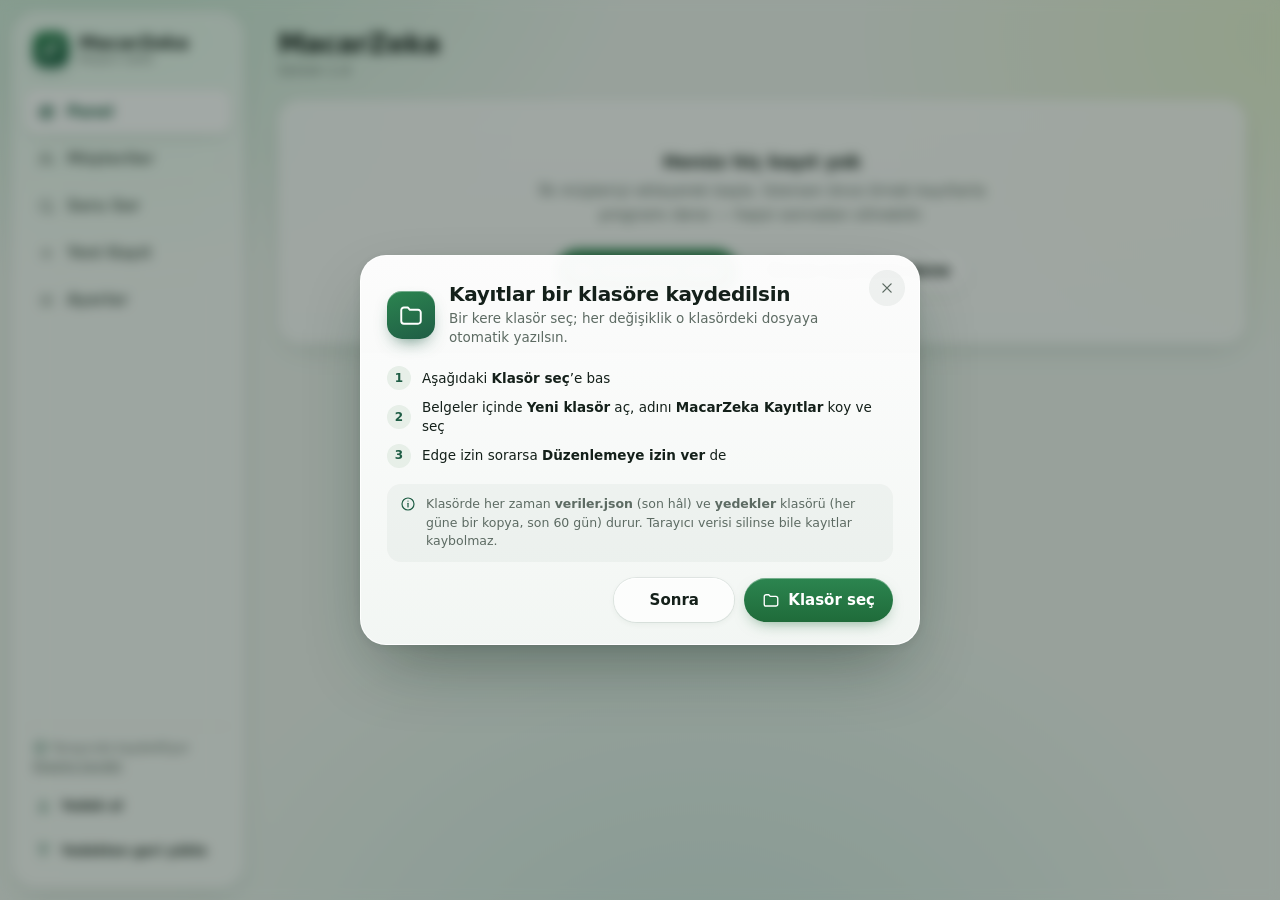
<file: index.html>
<!doctype html>
<html lang="tr">
<head>
<meta charset="utf-8">
<meta name="viewport" content="width=device-width, initial-scale=1, viewport-fit=cover">
<meta http-equiv="Content-Security-Policy" content="default-src 'self'; style-src 'self' 'unsafe-inline'; script-src 'self' 'unsafe-inline'; img-src 'self' data:; connect-src 'self' https://generativelanguage.googleapis.com https://0.peerjs.com wss://0.peerjs.com">
<title>MacarZeka — Müşteri Takibi</title>

<!-- Telefonda "Ana Ekrana Ekle" dendiğinde uygulama gibi açılsın -->
<meta name="theme-color" content="#13251D">
<meta name="apple-mobile-web-app-capable" content="yes">
<meta name="mobile-web-app-capable" content="yes">
<meta name="apple-mobile-web-app-status-bar-style" content="black-translucent">
<meta name="apple-mobile-web-app-title" content="MacarZeka">
<meta name="format-detection" content="telephone=no">
<link rel="apple-touch-icon" href="icon-180.png">
<link rel="icon" href="icon-192.png" sizes="192x192">
<link rel="manifest" href="manifest.json">
<style>
  :root{
    --bg:#F7F5EF; --card:#FFFFFF; --ink:#16211B; --muted:#566159;
    --line:#E6E1D4; --line2:#EDE8DB; --green:#1F5D45; --green-soft:#E7EFE8;
    --green-line:#CFE0D6; --dark:#13251D; --dark2:#214536; --dark-ink:#C9D6CE;
    --dark-mut:#8FA79A; --red:#8A3F12; --red-soft:#F7E6DA; --red-bg:#FDF6F1;
    --red-line:#EBD6C6; --warn:#4A4320; --warn-soft:#F0EBD5; --field:#DDD7C8;
  }
  *{box-sizing:border-box}
  html,body{margin:0;padding:0;height:100%}
  body{background:var(--bg);color:var(--ink);font-family:"Segoe UI",system-ui,-apple-system,sans-serif;font-size:15px;overflow:hidden}
  button{font-family:inherit;cursor:pointer}
  input,select,textarea{font-family:inherit;font-size:15px;color:var(--ink);background:#fff;border:1px solid var(--field);border-radius:11px;padding:11px 13px;width:100%;min-height:44px}
  textarea{min-height:84px;resize:vertical}
  input:focus,select:focus,textarea:focus{outline:2px solid var(--green);outline-offset:1px}
  label{display:block;font-size:13px;font-weight:600;color:var(--muted);margin-bottom:6px}
  .app{display:flex;height:100vh}
  .side{flex:0 0 240px;background:var(--dark);color:var(--dark-ink);padding:22px 14px;display:flex;flex-direction:column;gap:3px;overflow-y:auto}
  .brand{display:flex;align-items:center;gap:10px;padding:0 8px 22px}
  .brand .mark{width:36px;height:36px;border-radius:11px;background:#2E7D5B;display:flex;align-items:center;justify-content:center;flex:none}
  .brand b{display:block;color:#fff;font-size:18px;letter-spacing:-.2px}
  .brand span{display:block;font-size:11px;color:var(--dark-mut)}
  .nav{display:flex;align-items:center;gap:11px;padding:11px 12px;border-radius:10px;background:none;border:none;color:var(--dark-ink);font-size:15px;min-height:44px;width:100%;text-align:left}
  .nav:hover{background:#1b3a2d;color:#fff}
  .nav.on{background:var(--dark2);color:#fff;font-weight:600}
  .side-foot{margin-top:auto;border-top:1px solid #1E3A2E;padding-top:12px;display:flex;flex-direction:column;gap:7px}
  .kayit-durum{font-size:12px;color:var(--dark-mut);padding:0 8px 4px;line-height:1.5;word-break:break-word}
  .mini{background:#1b3a2d;border:none;color:var(--dark-ink);border-radius:9px;padding:9px 10px;font-size:13px;min-height:38px;text-align:left}
  .mini:hover{background:var(--dark2);color:#fff}
  .main{flex:1 1 auto;min-width:0;padding:24px 30px 40px;overflow-y:auto}
  h1{font-size:27px;letter-spacing:-.4px;margin:0}
  .sub{font-size:14px;color:var(--muted);margin-top:3px}
  .head{display:flex;flex-wrap:wrap;gap:14px;align-items:center;justify-content:space-between;margin-bottom:22px}
  .btn{display:inline-flex;align-items:center;justify-content:center;gap:8px;background:var(--green);color:#fff;border:none;border-radius:11px;padding:0 18px;min-height:44px;font-size:15px;font-weight:600}
  .btn:hover{background:#174a37}
  .btn2{background:#fff;color:var(--ink);border:1px solid var(--field)}
  .btn2:hover{background:#f1eee4}
  .btn3{background:none;border:none;color:var(--green);font-weight:600;font-size:14px;padding:6px 2px;min-height:auto}
  .btn-dan{background:var(--red-bg);border:1px solid var(--red-line);color:var(--red)}
  .cards{display:grid;grid-template-columns:repeat(4,minmax(0,1fr));gap:15px;margin-bottom:24px}
  .card{background:var(--card);border:1px solid var(--line);border-radius:14px;padding:17px}
  .card .k{font-size:13px;color:var(--muted)}
  .card .v{font-size:27px;margin-top:5px;font-weight:600;letter-spacing:-.5px}
  .box{background:var(--card);border:1px solid var(--line);border-radius:16px;overflow:hidden}
  .box-h{display:flex;align-items:center;justify-content:space-between;gap:10px;padding:15px 18px;border-bottom:1px solid var(--line2);font-size:16px;font-weight:700}
  .box-p{padding:18px}
  table{width:100%;border-collapse:collapse;font-size:14px}
  th{text-align:left;color:var(--muted);background:#FAF8F2;padding:11px 16px;font-weight:600;white-space:nowrap}
  td{padding:13px 16px;border-top:1px solid var(--line2);vertical-align:middle}
  tbody tr:hover{background:#FAF8F2}
  .rowlink{font-weight:600;color:var(--green);background:none;border:none;padding:0;font-size:14px;text-align:left}
  .rowlink:hover{text-decoration:underline}
  .r{text-align:right}
  .tag{display:inline-block;font-size:12px;font-weight:700;border-radius:999px;padding:5px 10px;white-space:nowrap}
  .t-ok{color:var(--green);background:var(--green-soft)}
  .t-borc{color:var(--red);background:var(--red-soft)}
  .t-vade{color:var(--warn);background:var(--warn-soft)}
  .grid2{display:grid;grid-template-columns:repeat(2,minmax(0,1fr));gap:14px}
  .grid3{display:grid;grid-template-columns:repeat(3,minmax(0,1fr));gap:14px}
  .cols{display:flex;flex-wrap:wrap;gap:20px;align-items:flex-start}
  .col-main{flex:999 1 560px;min-width:0;display:flex;flex-direction:column;gap:18px}
  .col-side{flex:1 1 300px;min-width:0;display:flex;flex-direction:column;gap:18px}
  .pill{min-height:44px;padding:0 16px;border-radius:11px;border:1px solid var(--field);background:#fff;font-size:14px;font-weight:600}
  .pill.on{background:var(--green-soft);border:1.5px solid var(--green)}
  .rad{display:inline-flex;align-items:center;gap:8px;min-height:44px;margin:0;padding:0 15px;background:#fff;border:1px solid var(--field);border-radius:11px;font-size:14px;font-weight:600;color:var(--ink)}
  .rad.on{background:var(--green-soft);border:1.5px solid var(--green)}
  .rad input{width:17px;height:17px;min-height:0;padding:0;accent-color:var(--green)}
  .ozet{background:var(--green-soft);border:1px solid var(--green-line);border-radius:14px;padding:16px 18px;font-size:16px;line-height:1.6}
  .uyari{background:var(--red-bg);border:1px solid var(--red-line);border-radius:12px;padding:13px 15px;font-size:14px;line-height:1.55;color:var(--ink)}
  .ava{width:40px;height:40px;border-radius:12px;background:var(--green-soft);color:var(--green);font-weight:700;font-size:14px;display:flex;align-items:center;justify-content:center;flex:none}
  .sect{font-size:12px;font-weight:700;letter-spacing:1.1px;color:var(--green);margin-bottom:13px}
  .lbl{font-size:12px;font-weight:700;letter-spacing:1.1px;color:var(--muted);margin:0 0 11px}
  .liste-sat{display:flex;align-items:center;gap:11px;border:1px solid var(--line);border-radius:12px;padding:12px;background:#fff}
  .bos{text-align:center;padding:50px 20px;color:var(--muted)}
  .bos h3{color:var(--ink);font-size:18px;margin:0 0 7px}
  .notkart{background:#FAF8F2;border-radius:12px;padding:13px;font-size:14px;line-height:1.55}
  .notkart .d{font-size:12px;color:var(--muted);margin-top:6px}
  .chip{min-height:40px;padding:0 13px;border-radius:999px;border:1px solid var(--field);background:#fff;font-size:13.5px}
  .chip:hover{background:#f1eee4}
  .kaynak{display:inline-flex;align-items:center;gap:7px;background:#F2EFE5;border:none;border-radius:10px;padding:9px 12px;font-size:13px;color:var(--ink)}
  .toast{position:fixed;left:50%;bottom:26px;transform:translateX(-50%);background:var(--dark);color:#fff;padding:13px 20px;border-radius:12px;font-size:15px;box-shadow:0 8px 24px rgba(0,0,0,.2);z-index:90;max-width:90vw}
  .sr{position:absolute;width:1px;height:1px;overflow:hidden;clip:rect(0 0 0 0);white-space:nowrap}
  .yaz{display:flex;gap:10px;margin-bottom:12px}
  .yaz input{min-height:52px;font-size:16px;border:1.5px solid var(--green);border-radius:13px}
  .yaz button{min-height:52px;padding:0 24px;border-radius:13px;border:none;background:var(--green);color:#fff;font-size:16px;font-weight:600;flex:none}
  /* ---- ses ---- */
  .mikbtn{display:inline-flex;align-items:center;justify-content:center;gap:9px;min-height:52px;padding:0 20px;border-radius:13px;border:1.5px solid var(--green);background:#fff;color:var(--green);font-size:15px;font-weight:600;flex:none}
  .mikbtn:hover{background:var(--green-soft)}
  .mikbtn.kayitta{background:var(--red);border-color:var(--red);color:#fff;animation:nabiz 1.6s ease-in-out infinite}
  .mikbtn:disabled{opacity:.45;cursor:not-allowed}
  @keyframes nabiz{0%,100%{box-shadow:0 0 0 0 rgba(138,63,18,.45)}50%{box-shadow:0 0 0 9px rgba(138,63,18,0)}}
  .seviye{display:flex;align-items:center;gap:3px;height:34px}
  .seviye i{display:block;width:5px;border-radius:3px;background:var(--line);height:6px;transition:height .07s linear,background .07s linear}
  .seviye i.on{background:var(--green)}
  .seviye i.yuksek{background:var(--red)}
  .seskutu{background:#fff;border:1px solid var(--line);border-radius:16px;padding:18px}
  .sesbar{display:flex;align-items:center;gap:14px;flex-wrap:wrap}
  .sure{font-variant-numeric:tabular-nums;font-size:19px;font-weight:600;min-width:62px}
  .dalga{flex:1 1 180px;min-width:120px;height:34px;display:flex;align-items:center;gap:2px;overflow:hidden}
  .dalga i{display:block;flex:1 1 auto;min-width:2px;max-width:5px;border-radius:2px;background:var(--green-line);height:4px}
  .supheli{border-color:var(--red)!important;background:var(--red-bg)!important}
  .rozet-supheli{display:inline-block;font-size:11px;font-weight:700;color:var(--red);background:var(--red-soft);border-radius:999px;padding:3px 8px;margin-left:7px}
  .duyulan{background:#FAF8F2;border:1px solid var(--line2);border-radius:12px;padding:14px;font-size:15px;line-height:1.6}
  @media (max-width:1150px){ .cards{grid-template-columns:repeat(2,minmax(0,1fr))} }
  @media (max-width:900px){ .grid2,.grid3{grid-template-columns:1fr} }

  /* ---- telefon: yan menü alta iner, uygulama gibi dursun ---- */
  @media (max-width:760px){
    .app{flex-direction:column;height:auto;min-height:100vh;min-height:100dvh}
    .side{
      position:fixed;left:0;right:0;bottom:0;z-index:70;
      flex:none;flex-direction:row;gap:0;overflow:visible;
      padding:6px 4px calc(6px + env(safe-area-inset-bottom));
      border-top:1px solid #1E3A2E;
    }
    .side .brand,.side .side-foot{display:none}
    .nav{
      flex:1 1 0;min-width:0;flex-direction:column;gap:3px;
      padding:7px 2px;min-height:54px;font-size:11px;font-weight:600;
      text-align:center;align-items:center;justify-content:center;border-radius:12px;
    }
    .nav svg{width:21px;height:21px;flex:none}
    .nav.on{background:var(--dark2)}
    .main{
      flex:1 1 auto;overflow:visible;
      padding:calc(16px + env(safe-area-inset-top)) 16px calc(88px + env(safe-area-inset-bottom));
    }
    body{overflow:auto}
    h1{font-size:23px}
    .cards{grid-template-columns:repeat(2,minmax(0,1fr));gap:11px}
    .card{padding:14px}
    .card .v{font-size:22px}
    .box-p{padding:15px}
    .head{gap:11px;margin-bottom:16px}
    .cols{gap:15px}
    .col-main,.col-side{flex:1 1 100%}
    th,td{padding:11px 12px}
    .yaz{flex-wrap:wrap}
    .yaz input{flex:1 1 100%}
    .toast{bottom:calc(84px + env(safe-area-inset-bottom))}
    /* iOS: yazı alanına dokununca sayfayı yakınlaştırmasın */
    input,select,textarea{font-size:16px}
  }
  @media (max-width:420px){
    .cards{grid-template-columns:1fr}
    .nav{font-size:10px}
  }
  @media print{ .side{display:none} body{overflow:visible} .main{overflow:visible} }
  /* ============================================================
     Liquid Glass katmanı — renk/yerleşim üstteki temeli ezer.
     Yazdırma ve işlevler etkilenmez.
     ============================================================ */
  :root{
    --bg:#edf3ee; --card:rgba(255,255,255,.62); --line:rgba(20,60,38,.09); --line2:rgba(20,60,38,.07);
    --field:rgba(20,60,38,.12); --ink:#14201a; --muted:#5d6b63;
    --cam:rgba(255,255,255,.58); --cam-kenar:rgba(255,255,255,.78);
    --cam-golge:0 1px 0 rgba(255,255,255,.9) inset,0 10px 30px -10px rgba(18,60,36,.16),0 2px 6px rgba(18,60,36,.05);
    --bulanik:blur(22px) saturate(170%);
  }
  body{
    background:
      radial-gradient(900px 600px at 8% -8%,#c6e6d2 0%,transparent 60%),
      radial-gradient(800px 560px at 102% 4%,#e3efcf 0%,transparent 58%),
      radial-gradient(900px 700px at 55% 112%,#cfe7e0 0%,transparent 62%),
      #edf3ee;
    font-family:"Segoe UI Variable Text","Segoe UI",system-ui,-apple-system,sans-serif;
    -webkit-font-smoothing:antialiased;
  }
  .ik{width:18px;height:18px;flex:none;vertical-align:-3px}

  /* yan menü: yüzen cam panel */
  .app{padding:12px;gap:12px;height:100vh}
  .side{
    background:var(--cam);color:var(--ink);border:1px solid var(--cam-kenar);border-radius:26px;
    box-shadow:var(--cam-golge);-webkit-backdrop-filter:var(--bulanik);backdrop-filter:var(--bulanik);
    padding:18px 12px;flex-basis:232px;
  }
  .brand{padding:0 8px 20px}
  .brand .mark{background:linear-gradient(160deg,#2c8550,#1f5d45);box-shadow:0 1px 0 rgba(255,255,255,.35) inset,0 6px 14px -6px rgba(31,93,69,.7);border-radius:12px}
  .brand b{color:var(--ink)}
  .brand span{color:var(--muted)}
  .nav{color:var(--muted);border-radius:14px;font-weight:600;transition:background .2s,color .2s,box-shadow .2s}
  .nav:hover{background:rgba(255,255,255,.55);color:var(--ink)}
  .nav.on{background:rgba(255,255,255,.95);color:var(--green);box-shadow:0 1px 0 #fff inset,0 4px 14px -5px rgba(18,60,36,.28)}
  .side-foot{border-top:1px solid rgba(20,60,38,.08)}
  .kayit-durum{color:var(--muted)}
  .kayit-durum .ik{width:15px;height:15px;color:var(--green);margin-right:4px;vertical-align:-3px}
  .kayit-durum b .ik{color:var(--red)}
  .mini{display:flex;align-items:center;gap:9px;background:transparent;color:var(--ink);border-radius:12px;font-weight:600}
  .mini .ik{width:17px;height:17px;color:var(--green)}
  .mini:hover{background:rgba(255,255,255,.65);color:var(--ink)}

  .main{padding:16px 22px 40px}
  h1{font-weight:700;letter-spacing:-.5px}

  /* butonlar: hap */
  .btn{border-radius:999px;background:linear-gradient(180deg,#2c8550,#1f6b3a);box-shadow:0 1px 0 rgba(255,255,255,.35) inset,0 6px 16px -7px rgba(31,107,58,.65);transition:transform .12s,background .2s}
  .btn:hover{background:linear-gradient(180deg,#27784a,#185c31)}
  .btn:active{transform:scale(.97)}
  .btn2{background:rgba(255,255,255,.72);color:var(--ink);border:none;box-shadow:0 1px 0 #fff inset,0 0 0 1px rgba(20,60,38,.08),0 2px 6px rgba(18,60,36,.06)}
  .btn2:hover{background:rgba(255,255,255,.96)}
  .btn3{display:inline-flex;align-items:center;gap:6px;background:none;box-shadow:none}
  .btn3:hover{background:none;text-decoration:underline}
  .btn-dan{background:rgba(138,63,18,.09);border:none;color:var(--red);box-shadow:none}
  .btn-dan:hover{background:rgba(138,63,18,.15)}

  /* kartlar ve kutular: cam (bulanıklık yalnız menüde; çok kartta eski bilgisayarı yormasın) */
  .card,.box,.seskutu,.liste-sat{
    background:linear-gradient(180deg,rgba(255,255,255,.74),rgba(255,255,255,.56));
    border:1px solid var(--cam-kenar);box-shadow:var(--cam-golge)
  }
  .card{border-radius:20px}
  .box,.seskutu{border-radius:22px}
  .liste-sat{border-radius:16px;box-shadow:0 1px 0 #fff inset,0 2px 8px -3px rgba(18,60,36,.1)}
  .card .k{font-weight:600}
  .card .v{font-weight:700}
  .box-h{border-bottom:none;padding:16px 20px 6px;font-size:15.5px}
  .box-p{padding:16px 20px 20px}
  .box[style*="--dark"]{background:linear-gradient(160deg,#2a7451,#1a4b37)!important;border:1px solid rgba(255,255,255,.18)!important;box-shadow:0 1px 0 rgba(255,255,255,.2) inset,0 14px 30px -12px rgba(26,75,55,.6)!important}
  .box[style*="--dark"] .mini{background:rgba(255,255,255,.14);color:#fff}
  .box[style*="--dark"] .mini .ik{color:#bfe8d0}
  .box[style*="--dark"] .mini:hover{background:rgba(255,255,255,.22)}
  .box[style*="--dark"] [style*="--dark-mut"]{color:#cfe5d8!important}
  [style*="background:var(--dark);display:flex"]{background:linear-gradient(160deg,#2c8550,#1f5d45)!important}
  .card[style*="#FAF8F2"],.notkart,.duyulan{background:rgba(255,255,255,.55)!important;border:1px solid rgba(255,255,255,.8)}

  /* tablo */
  th{background:transparent;font-size:12.5px;border-bottom:1px solid var(--line2)}
  td{border-top:1px solid var(--line2)}
  tbody tr{transition:background .15s}
  tbody tr:hover{background:rgba(255,255,255,.6)}

  /* form alanları */
  input,select,textarea{background:rgba(255,255,255,.72);border:1px solid rgba(255,255,255,.95);border-radius:14px;box-shadow:0 1px 2px rgba(18,60,36,.06) inset;transition:box-shadow .15s,background .15s}
  input:focus,select:focus,textarea:focus{outline:none;background:#fff;box-shadow:0 0 0 3px rgba(31,93,69,.22),0 1px 2px rgba(18,60,36,.06) inset}
  .yaz input{border:1px solid rgba(255,255,255,.95);border-radius:999px;padding-left:20px;background:rgba(255,255,255,.85)}
  .yaz button{border-radius:999px;background:linear-gradient(180deg,#2c8550,#1f6b3a);box-shadow:0 1px 0 rgba(255,255,255,.35) inset,0 6px 16px -7px rgba(31,107,58,.65)}
  .mikbtn{border-radius:999px;border:none;background:rgba(255,255,255,.75);box-shadow:0 1px 0 #fff inset,0 0 0 1.5px rgba(31,93,69,.45)}
  .mikbtn:hover{background:#fff}
  .mikbtn.kayitta{box-shadow:none}

  /* seçim düğmeleri */
  .pill,.rad,.chip{border:none;border-radius:999px;background:rgba(255,255,255,.66);box-shadow:0 1px 0 #fff inset,0 0 0 1px rgba(20,60,38,.09)}
  .pill:hover,.chip:hover,.rad:hover{background:rgba(255,255,255,.95)}
  .pill.on,.rad.on{background:rgba(231,239,232,.95);border:none;box-shadow:0 0 0 1.5px var(--green),0 4px 12px -6px rgba(31,93,69,.5)}
  .kaynak{background:rgba(255,255,255,.6);border-radius:999px}
  .tag{border-radius:999px}

  /* bilgi kutuları */
  .ozet{background:linear-gradient(180deg,rgba(231,243,235,.88),rgba(220,238,227,.7));border:1px solid rgba(255,255,255,.85);border-radius:20px;box-shadow:var(--cam-golge)}
  .uyari{background:rgba(253,240,233,.82);border:1px solid rgba(235,214,198,.9);border-radius:16px}
  .ava{border-radius:14px;background:rgba(31,93,69,.1)}

  /* bildirim */
  .toast{background:rgba(24,36,29,.8);-webkit-backdrop-filter:var(--bulanik);backdrop-filter:var(--bulanik);border:1px solid rgba(255,255,255,.14);border-radius:22px;padding:12px 22px;font-weight:600}

  /* bulanıklık yoksa / saydamlık kapalıysa okunur kalsın */
  @supports not ((backdrop-filter:blur(1px)) or (-webkit-backdrop-filter:blur(1px))){ .side{background:rgba(255,255,255,.9)} }
  @media (prefers-reduced-transparency:reduce){ .side,.toast{-webkit-backdrop-filter:none;backdrop-filter:none} .side{background:rgba(255,255,255,.95)} }

  /* telefon: alttaki menü yüzen cam hap */
  @media (max-width:760px){
    .app{padding:0;gap:0;height:auto}
    .side{left:10px;right:10px;bottom:calc(10px + env(safe-area-inset-bottom));padding:6px;border-radius:26px;border:1px solid var(--cam-kenar);flex-basis:auto}
    .nav{border-radius:18px}
    .nav.on{background:rgba(255,255,255,.95)}
    .main{padding:calc(16px + env(safe-area-inset-top)) 14px calc(100px + env(safe-area-inset-bottom))}
    .toast{bottom:calc(96px + env(safe-area-inset-bottom))}
  }
  @media print{ body{background:#fff} .app{padding:0} .card,.box{box-shadow:none;background:#fff} }
  /* ============================================================
     Bilgisayar eşleştirme / eşitleme
     ============================================================ */
  .esl-cip{display:flex;align-items:center;gap:9px;width:100%;border:none;background:rgba(255,255,255,.55);border-radius:12px;padding:9px 11px;font-size:12.5px;font-weight:600;color:var(--ink);text-align:left;min-height:40px;box-shadow:0 1px 0 #fff inset,0 0 0 1px rgba(20,60,38,.07)}
  .esl-cip:hover{background:rgba(255,255,255,.9)}
  .esl-cip small{display:block;font-weight:500;color:var(--muted);font-size:11.5px;margin-top:1px}
  .esl-cip[hidden]{display:none}
  .esl-nokta{width:9px;height:9px;border-radius:50%;flex:none;background:#9aa69f;box-shadow:0 0 0 3px rgba(154,166,159,.18)}
  .esl-nokta.yesil{background:#23a05a;box-shadow:0 0 0 3px rgba(35,160,90,.18)}
  .esl-nokta.sari{background:#d49a1c;box-shadow:0 0 0 3px rgba(212,154,28,.2);animation:eslNabiz 1.4s ease-in-out infinite}
  .esl-nokta.kirmizi{background:#b4441a;box-shadow:0 0 0 3px rgba(180,68,26,.18)}
  @keyframes eslNabiz{0%,100%{opacity:1}50%{opacity:.35}}

  .esl-perde{position:fixed;inset:0;z-index:120;background:rgba(14,30,22,.38);-webkit-backdrop-filter:blur(6px);backdrop-filter:blur(6px);display:flex;align-items:center;justify-content:center;padding:18px;animation:eslBelir .18s ease-out}
  .esl-pencere{position:relative;width:min(560px,100%);max-height:calc(100vh - 36px);overflow-y:auto;background:linear-gradient(180deg,rgba(255,255,255,.97),rgba(246,250,247,.96));border:1px solid rgba(255,255,255,.9);border-radius:26px;box-shadow:0 30px 70px -20px rgba(10,40,25,.45),0 2px 8px rgba(10,40,25,.08);padding:26px 26px 22px;animation:eslYuksel .22s cubic-bezier(.2,.9,.3,1.2)}
  @keyframes eslBelir{from{opacity:0}to{opacity:1}}
  @keyframes eslYuksel{from{opacity:0;transform:translateY(14px) scale(.98)}to{opacity:1;transform:none}}
  .esl-kapat{position:absolute;top:14px;right:14px;width:36px;height:36px;border-radius:50%;border:none;background:rgba(20,60,38,.06);color:var(--muted);display:flex;align-items:center;justify-content:center}
  .esl-kapat:hover{background:rgba(20,60,38,.12);color:var(--ink)}
  .esl-ust{display:flex;align-items:center;gap:14px;margin-bottom:18px;padding-right:36px}
  .esl-logo{width:48px;height:48px;border-radius:15px;flex:none;display:flex;align-items:center;justify-content:center;color:#fff;background:linear-gradient(160deg,#2c8550,#1f5d45);box-shadow:0 1px 0 rgba(255,255,255,.35) inset,0 8px 18px -8px rgba(31,93,69,.8)}
  .esl-logo svg{width:26px;height:26px}
  .esl-ust h2{margin:0;font-size:20px;letter-spacing:-.3px}
  .esl-ust p{margin:3px 0 0;font-size:13.5px;color:var(--muted);line-height:1.45}
  .esl-secim{display:grid;grid-template-columns:1fr 1fr;gap:12px;margin:6px 0 16px}
  .esl-kart{border:none;text-align:left;border-radius:20px;padding:18px 16px;background:#fff;box-shadow:0 1px 0 #fff inset,0 0 0 1px rgba(20,60,38,.09),0 6px 16px -10px rgba(18,60,36,.3);transition:transform .12s,box-shadow .15s}
  .esl-kart:hover{transform:translateY(-2px);box-shadow:0 0 0 1.5px var(--green),0 10px 22px -12px rgba(18,60,36,.45)}
  .esl-kart b{display:block;font-size:15.5px;margin:10px 0 4px}
  .esl-kart span{display:block;font-size:12.5px;color:var(--muted);line-height:1.45}
  .esl-kart i{display:flex;width:38px;height:38px;border-radius:12px;align-items:center;justify-content:center;background:var(--green-soft);color:var(--green)}
  .esl-kart i svg{width:21px;height:21px}
  .esl-not{display:flex;gap:10px;align-items:flex-start;font-size:12.5px;color:var(--muted);line-height:1.5;background:rgba(20,60,38,.04);border-radius:14px;padding:11px 13px}
  .esl-not svg{width:16px;height:16px;flex:none;margin-top:1px;color:var(--green)}
  .esl-kod{display:flex;justify-content:center;gap:8px;margin:8px 0 6px}
  .esl-kod span{width:52px;height:66px;border-radius:15px;background:#fff;display:flex;align-items:center;justify-content:center;font-size:34px;font-weight:700;font-variant-numeric:tabular-nums;color:var(--green);box-shadow:0 1px 0 #fff inset,0 0 0 1px rgba(20,60,38,.1),0 6px 14px -8px rgba(18,60,36,.35)}
  .esl-kod .ara{width:10px;background:none;box-shadow:none}
  .esl-sure{text-align:center;font-size:12.5px;color:var(--muted);margin-bottom:16px;font-variant-numeric:tabular-nums}
  .esl-adim{list-style:none;margin:0 0 16px;padding:0;display:flex;flex-direction:column;gap:8px}
  .esl-adim li{display:flex;gap:11px;align-items:center;font-size:13.5px;line-height:1.4}
  .esl-adim li b{width:24px;height:24px;border-radius:50%;flex:none;display:flex;align-items:center;justify-content:center;font-size:12px;background:var(--green-soft);color:var(--green)}
  .esl-bekle{display:flex;align-items:center;gap:11px;justify-content:center;font-size:14px;font-weight:600;color:var(--green);padding:12px;border-radius:14px;background:rgba(31,93,69,.06);margin-bottom:14px}
  .esl-donen{width:18px;height:18px;border-radius:50%;border:2.5px solid rgba(31,93,69,.2);border-top-color:var(--green);animation:eslDon .8s linear infinite;flex:none}
  @keyframes eslDon{to{transform:rotate(360deg)}}
  .esl-giris{display:flex;justify-content:center;gap:8px;margin:6px 0 18px}
  .esl-giris input{width:52px;height:64px;min-height:0;padding:0;text-align:center;font-size:30px;font-weight:700;color:var(--green);border-radius:15px;font-variant-numeric:tabular-nums}
  .esl-giris .ara{width:6px}
  .esl-alt{display:flex;gap:10px;justify-content:flex-end;flex-wrap:wrap;margin-top:16px}
  .esl-alt .btn{min-width:120px}
  .esl-hata{background:rgba(253,240,233,.9);border:1px solid rgba(235,214,198,.9);border-radius:14px;padding:12px 14px;font-size:13.5px;line-height:1.5;margin-bottom:12px;color:var(--ink)}
  .esl-tamam{display:flex;flex-direction:column;align-items:center;text-align:center;padding:10px 0 4px}
  .esl-tamam .tik{width:68px;height:68px;border-radius:50%;display:flex;align-items:center;justify-content:center;background:linear-gradient(160deg,#2fa060,#1f6b3a);color:#fff;box-shadow:0 12px 26px -10px rgba(31,107,58,.7);animation:eslYuksel .3s cubic-bezier(.2,.9,.3,1.4)}
  .esl-tamam .tik svg{width:36px;height:36px}
  .esl-tamam h3{margin:14px 0 4px;font-size:19px}
  .esl-tamam p{margin:0;color:var(--muted);font-size:14px;line-height:1.5}
  .esl-cubuk{height:8px;border-radius:99px;background:rgba(20,60,38,.08);overflow:hidden;margin:14px 0 6px}
  .esl-cubuk i{display:block;height:100%;border-radius:99px;background:linear-gradient(90deg,#2c8550,#43b26e);transition:width .25s}
  .esl-istek{display:flex;align-items:center;gap:14px;padding:16px;border-radius:18px;background:#fff;box-shadow:0 0 0 1px rgba(20,60,38,.09);margin-bottom:12px}
  .esl-istek .pc{width:46px;height:46px;border-radius:14px;display:flex;align-items:center;justify-content:center;background:var(--green-soft);color:var(--green);flex:none}
  .esl-istek .pc svg{width:24px;height:24px}
  .esl-durum{display:flex;align-items:center;gap:12px;padding:14px 16px;border-radius:18px;margin-bottom:14px;background:rgba(20,60,38,.04)}
  .esl-durum.iyi{background:linear-gradient(180deg,rgba(231,243,235,.95),rgba(220,238,227,.8))}
  .esl-durum b{display:block;font-size:15px}
  .esl-durum small{display:block;font-size:12.5px;color:var(--muted);margin-top:2px}
  .esl-cihazlar{display:flex;flex-direction:column;gap:8px;margin-bottom:6px}
  .esl-cihaz{display:flex;align-items:center;gap:12px;padding:12px 14px;border-radius:16px;background:#fff;box-shadow:0 0 0 1px rgba(20,60,38,.08)}
  .esl-cihaz .pc{width:38px;height:38px;border-radius:12px;display:flex;align-items:center;justify-content:center;background:rgba(20,60,38,.05);color:var(--muted);flex:none;position:relative}
  .esl-cihaz .pc svg{width:21px;height:21px}
  .esl-cihaz .pc .esl-nokta{position:absolute;right:-2px;bottom:-2px;width:11px;height:11px;border:2px solid #fff;box-shadow:none}
  .esl-cihaz .bilgi{flex:1 1 auto;min-width:0}
  .esl-cihaz .bilgi b{display:block;font-size:14.5px;white-space:nowrap;overflow:hidden;text-overflow:ellipsis}
  .esl-cihaz .bilgi small{display:block;font-size:12px;color:var(--muted);margin-top:1px}
  .esl-etiket{font-size:10.5px;font-weight:700;letter-spacing:.3px;text-transform:uppercase;color:var(--green);background:var(--green-soft);border-radius:99px;padding:3px 8px;margin-left:6px;vertical-align:1px}
  .esl-kucuk{border:none;background:none;color:var(--muted);font-size:12.5px;font-weight:600;padding:6px 8px;border-radius:9px}
  .esl-kucuk:hover{background:rgba(20,60,38,.06);color:var(--ink)}
  .esl-kucuk.tehlike:hover{background:rgba(138,63,18,.08);color:var(--red)}
  .esl-ad{display:flex;gap:8px;margin:2px 0 4px}
  .esl-ad input{min-height:40px;padding:8px 12px;font-size:14px}
  .esl-sayilar{display:grid;grid-template-columns:repeat(3,1fr);gap:8px;margin:12px 0 4px}
  .esl-sayilar div{background:rgba(20,60,38,.04);border-radius:14px;padding:10px 12px}
  .esl-sayilar b{display:block;font-size:18px;font-variant-numeric:tabular-nums}
  .esl-sayilar small{font-size:11.5px;color:var(--muted)}
  .esl-radyo{display:flex;flex-direction:column;gap:8px;margin:4px 0 6px}
  .esl-radyo label{display:flex;gap:10px;align-items:flex-start;margin:0;padding:11px 13px;border-radius:14px;background:#fff;box-shadow:0 0 0 1px rgba(20,60,38,.09);font-size:13.5px;color:var(--ink);font-weight:500;cursor:pointer;line-height:1.4}
  .esl-radyo label:has(input:checked){box-shadow:0 0 0 1.5px var(--green);background:rgba(231,243,235,.6)}
  .esl-radyo input{width:18px;height:18px;min-height:0;margin:1px 0 0;flex:none;accent-color:var(--green)}
  .esl-radyo small{display:block;color:var(--muted);font-size:12px;margin-top:2px}
  .esl-baslik{font-size:12px;font-weight:700;color:var(--muted);text-transform:uppercase;letter-spacing:.4px;margin:16px 2px 8px}
  @media (max-width:520px){
    .esl-pencere{padding:22px 16px 18px;border-radius:22px}
    .esl-secim{grid-template-columns:1fr}
    .esl-kod span,.esl-giris input{width:42px;height:56px;font-size:26px}
    .esl-sayilar{grid-template-columns:1fr 1fr 1fr}
  }
/* ---------------- şifre kilidi ---------------- */
.klt-perde { position: fixed; inset: 0; z-index: 2147483000; display: flex; align-items: center; justify-content: center; padding: 20px;
  background: radial-gradient(900px 600px at 10% -10%, #c6e6d2 0%, transparent 60%), radial-gradient(800px 560px at 105% 5%, #e3efcf 0%, transparent 58%), radial-gradient(900px 700px at 55% 112%, #cfe7e0 0%, transparent 62%), #edf3ee;
  animation: kltBelir .2s ease-out; font-family: "Segoe UI Variable Text", "Segoe UI", system-ui, -apple-system, sans-serif; color: #14201a; }
.klt-perde.cikis { animation: kltKaybol .22s ease-in forwards; }
@keyframes kltBelir { from { opacity: 0; } to { opacity: 1; } }
@keyframes kltKaybol { to { opacity: 0; transform: scale(1.02); } }
.klt-kart { width: min(400px, 100%); text-align: center; background: linear-gradient(180deg, rgba(255,255,255,.86), rgba(255,255,255,.7)); border: 1px solid rgba(255,255,255,.95); border-radius: 30px; padding: 34px 30px 24px; box-shadow: 0 1px 0 #fff inset, 0 30px 60px -24px rgba(18,60,36,.35), 0 2px 8px rgba(18,60,36,.06); }
.klt-kart.salla { animation: kltSalla .4s; }
@keyframes kltSalla { 0%,100% { transform: none; } 20% { transform: translateX(-9px); } 40% { transform: translateX(8px); } 60% { transform: translateX(-6px); } 80% { transform: translateX(4px); } }
.klt-logo { width: 68px; height: 68px; border-radius: 20px; display: block; margin: 0 auto 14px; box-shadow: 0 10px 24px -10px rgba(31,93,69,.6); object-fit: cover; }
.klt-logo-ik { display: flex; align-items: center; justify-content: center; background: linear-gradient(160deg, #2c8550, #1f6b3a); color: #fff; }
.klt-logo-ik .ik { width: 32px; height: 32px; }
.klt-kart h1 { margin: 0 0 6px; font-size: 23px; letter-spacing: -.4px; }
.klt-alt { margin: 0 0 20px; font-size: 14px; color: #5d6b63; line-height: 1.5; }
.klt-alt .ik { width: 15px; height: 15px; vertical-align: -2px; margin-right: 5px; color: #1f6b3a; }
.klt-form { display: flex; flex-direction: column; gap: 10px; }
.klt-girdi { width: 100%; box-sizing: border-box; min-height: 50px; padding: 12px 16px; font: inherit; font-size: 16px; color: #14201a; border: 1px solid rgba(255,255,255,.95); border-radius: 16px; background: rgba(255,255,255,.85); box-shadow: 0 1px 2px rgba(18,60,36,.08) inset, 0 0 0 1px rgba(20,60,38,.08); outline: none; }
.klt-girdi:focus { background: #fff; box-shadow: 0 0 0 3px rgba(31,93,69,.25); }
.klt-girdi.pin { text-align: center; font-size: 26px; letter-spacing: 10px; font-weight: 700; }
.klt-girdi:disabled { opacity: .5; }
.klt-btn { display: inline-flex; align-items: center; justify-content: center; gap: 8px; width: 100%; min-height: 50px; border: none; border-radius: 999px; font: inherit; font-size: 16px; font-weight: 700; color: #fff; cursor: pointer; background: linear-gradient(180deg, #2c8550, #1f6b3a); box-shadow: 0 1px 0 rgba(255,255,255,.35) inset, 0 8px 18px -8px rgba(31,107,58,.7); margin-top: 2px; }
.klt-btn:hover { background: linear-gradient(180deg, #27784a, #185c31); }
.klt-btn:disabled { opacity: .5; cursor: not-allowed; }
.klt-btn .ik { width: 18px; height: 18px; }
.klt-hata { min-height: 22px; margin: 10px 0 4px; font-size: 13.5px; color: #b3261e; font-weight: 600; }
.klt-link { display: inline-flex; align-items: center; gap: 6px; border: none; background: none; color: #1f6b3a; font: inherit; font-size: 13.5px; font-weight: 600; cursor: pointer; padding: 8px; border-radius: 10px; }
.klt-link:hover { background: rgba(31,107,58,.08); }
.klt-link .ik { width: 15px; height: 15px; }
.klt-cihazkod { font-size: 30px; font-weight: 800; letter-spacing: 3px; color: #1f6b3a; background: rgba(31,107,58,.08); border-radius: 16px; padding: 12px; margin: 0 0 14px; font-variant-numeric: tabular-nums; user-select: all; }
#kltAcma { text-align: center; text-transform: uppercase; letter-spacing: 1px; margin-bottom: 2px; }

.klt-pencere-perde { position: fixed; inset: 0; z-index: 2147482000; display: flex; align-items: center; justify-content: center; padding: 18px; background: rgba(20,34,26,.32); -webkit-backdrop-filter: blur(6px); backdrop-filter: blur(6px); font-family: "Segoe UI Variable Text", "Segoe UI", system-ui, sans-serif; color: #14201a; }
.klt-pencere { position: relative; width: min(460px, 100%); max-height: calc(100vh - 36px); overflow-y: auto; background: linear-gradient(180deg, rgba(255,255,255,.98), rgba(246,250,247,.97)); border-radius: 26px; padding: 26px 24px 20px; box-shadow: 0 30px 70px -20px rgba(10,40,25,.45); text-align: left; }
.klt-pencere h2 { margin: 0 0 4px; font-size: 20px; }
.klt-pencere .klt-alt { margin-bottom: 14px; }
.klt-kapat { position: absolute; top: 14px; right: 14px; width: 36px; height: 36px; border-radius: 50%; border: none; background: rgba(20,60,38,.06); color: #5d6b63; display: flex; align-items: center; justify-content: center; cursor: pointer; }
.klt-etiket { display: block; font-size: 13px; font-weight: 600; color: #5d6b63; margin: 12px 0 6px; }
.klt-tur { display: grid; grid-template-columns: 1fr 1fr; gap: 8px; margin-top: 4px; }
.klt-tur label { display: flex; gap: 9px; align-items: flex-start; padding: 10px 12px; border-radius: 14px; background: #fff; box-shadow: 0 0 0 1px rgba(20,60,38,.09); cursor: pointer; font-size: 14px; line-height: 1.3; margin: 0; color: #14201a; }
.klt-tur label:has(input:checked) { box-shadow: 0 0 0 1.5px #1f6b3a; background: rgba(232,243,236,.6); }
.klt-tur input { width: 17px; height: 17px; min-height: 0; margin: 1px 0 0; accent-color: #1f6b3a; flex: none; }
.klt-tur small { display: block; color: #5d6b63; font-size: 12px; font-weight: 400; }
.klt-not { display: flex; gap: 9px; align-items: flex-start; font-size: 12.5px; color: #5d6b63; line-height: 1.5; background: rgba(20,60,38,.04); border-radius: 14px; padding: 10px 12px; margin-top: 14px; }
.klt-not .ik { width: 16px; height: 16px; color: #1f6b3a; margin-top: 1px; flex: none; }
.klt-alt-btn { display: flex; gap: 10px; justify-content: flex-end; margin-top: 6px; }
.btn-klt { display: inline-flex; align-items: center; justify-content: center; gap: 8px; min-height: 44px; padding: 0 20px; border: none; border-radius: 999px; font: inherit; font-size: 15px; font-weight: 700; color: #fff; cursor: pointer; background: linear-gradient(180deg, #2c8550, #1f6b3a); }
.btn-klt.ikinci { background: rgba(255,255,255,.9); color: #14201a; box-shadow: 0 0 0 1px rgba(20,60,38,.1); }
.btn-klt.tehlike { background: #b3261e; }
.klt-aciklama { margin: 0 0 12px; font-size: 13.5px; color: #5d6b63; line-height: 1.55; }
.klt-aciklama b { color: #14201a; }
.klt-aciklama .ik { width: 15px; height: 15px; color: #1f6b3a; vertical-align: -2px; margin-right: 4px; }
.klt-satir { display: flex; gap: 9px; flex-wrap: wrap; }
#kltHizli[hidden] { display: none !important; }
/* kilitliyken Ctrl+P ile kayıtlar yazdırılamasın */
@media print { body.klt-kilitli > *:not(#kltPerde) { display: none !important; } .klt-pencere-perde { display: none !important; } }
</style>
<!-- ABONELIK-BASLA · lisans/olustur.js üretir, elle düzenleme -->
<script>window.LISANS_AYAR={"uyg":"MZ","ad":"Macar Zeka","gizli":"04b50e562d43e72a4e638916a2b8388a2c9274657270dd4fbe9b30f873f9ce89","otomatik":false};</script>
<script>
/* ============================================================
   Abonelik kodu çekirdeği (panel ve uygulamalar ortak kullanır)
   - İnternet gerektirmez, hiçbir sunucuya bağlı değildir.
   - Saf JavaScript SHA-256 / HMAC: http üzerinden açılan sayfalarda da çalışır.
   Kod biçimi:  007-K7M2-9XQ4   (müşteri no + 8 harflik imza)
   ============================================================ */
(function (kok) {
  "use strict";

  /* ---------- SHA-256 ---------- */
  var K = [
    0x428a2f98,0x71374491,0xb5c0fbcf,0xe9b5dba5,0x3956c25b,0x59f111f1,0x923f82a4,0xab1c5ed5,
    0xd807aa98,0x12835b01,0x243185be,0x550c7dc3,0x72be5d74,0x80deb1fe,0x9bdc06a7,0xc19bf174,
    0xe49b69c1,0xefbe4786,0x0fc19dc6,0x240ca1cc,0x2de92c6f,0x4a7484aa,0x5cb0a9dc,0x76f988da,
    0x983e5152,0xa831c66d,0xb00327c8,0xbf597fc7,0xc6e00bf3,0xd5a79147,0x06ca6351,0x14292967,
    0x27b70a85,0x2e1b2138,0x4d2c6dfc,0x53380d13,0x650a7354,0x766a0abb,0x81c2c92e,0x92722c85,
    0xa2bfe8a1,0xa81a664b,0xc24b8b70,0xc76c51a3,0xd192e819,0xd6990624,0xf40e3585,0x106aa070,
    0x19a4c116,0x1e376c08,0x2748774c,0x34b0bcb5,0x391c0cb3,0x4ed8aa4a,0x5b9cca4f,0x682e6ff3,
    0x748f82ee,0x78a5636f,0x84c87814,0x8cc70208,0x90befffa,0xa4506ceb,0xbef9a3f7,0xc67178f2
  ];
  function sha256(b) { // b: bayt dizisi -> bayt dizisi
    var h = [0x6a09e667,0xbb67ae85,0x3c6ef372,0xa54ff53a,0x510e527f,0x9b05688c,0x1f83d9ab,0x5be0cd19];
    var l = b.length, m = b.slice(); m.push(0x80);
    while (m.length % 64 !== 56) m.push(0);
    var bit = l * 8;
    for (var i = 7; i >= 0; i--) { m.push(i >= 4 ? 0 : (bit >>> (i * 8)) & 255); }
    var w = new Array(64);
    for (var o = 0; o < m.length; o += 64) {
      for (var t = 0; t < 16; t++) w[t] = (m[o+t*4]<<24)|(m[o+t*4+1]<<16)|(m[o+t*4+2]<<8)|m[o+t*4+3];
      for (t = 16; t < 64; t++) {
        var x = w[t-15], y = w[t-2];
        var s0 = ((x>>>7)|(x<<25))^((x>>>18)|(x<<14))^(x>>>3);
        var s1 = ((y>>>17)|(y<<15))^((y>>>19)|(y<<13))^(y>>>10);
        w[t] = (w[t-16] + s0 + w[t-7] + s1) | 0;
      }
      var a=h[0],bb=h[1],c=h[2],d=h[3],e=h[4],f=h[5],g=h[6],hh=h[7];
      for (t = 0; t < 64; t++) {
        var S1 = ((e>>>6)|(e<<26))^((e>>>11)|(e<<21))^((e>>>25)|(e<<7));
        var ch = (e&f)^(~e&g);
        var t1 = (hh + S1 + ch + K[t] + w[t]) | 0;
        var S0 = ((a>>>2)|(a<<30))^((a>>>13)|(a<<19))^((a>>>22)|(a<<10));
        var mj = (a&bb)^(a&c)^(bb&c);
        var t2 = (S0 + mj) | 0;
        hh=g; g=f; f=e; e=(d+t1)|0; d=c; c=bb; bb=a; a=(t1+t2)|0;
      }
      h[0]=(h[0]+a)|0; h[1]=(h[1]+bb)|0; h[2]=(h[2]+c)|0; h[3]=(h[3]+d)|0;
      h[4]=(h[4]+e)|0; h[5]=(h[5]+f)|0; h[6]=(h[6]+g)|0; h[7]=(h[7]+hh)|0;
    }
    var out = [];
    for (i = 0; i < 8; i++) out.push((h[i]>>>24)&255,(h[i]>>>16)&255,(h[i]>>>8)&255,h[i]&255);
    return out;
  }
  function utf8(s) {
    var o = [], u = unescape(encodeURIComponent(String(s)));
    for (var i = 0; i < u.length; i++) o.push(u.charCodeAt(i));
    return o;
  }
  function hexBayt(hx) { var o = []; for (var i = 0; i < hx.length; i += 2) o.push(parseInt(hx.substr(i, 2), 16)); return o; }
  function hmac(anahtar, mesaj) {
    var k = anahtar.slice();
    if (k.length > 64) k = sha256(k);
    while (k.length < 64) k.push(0);
    var ip = [], op = [];
    for (var i = 0; i < 64; i++) { ip.push(k[i] ^ 0x36); op.push(k[i] ^ 0x5c); }
    return sha256(op.concat(sha256(ip.concat(mesaj))));
  }

  /* ---------- kod ---------- */
  var ABC = "23456789ABCDEFGHJKLMNPQRSTUVWXYZ"; // 0/O ve 1/I karışmasın diye yok
  function imza(gizli, uyg, no, donem) {
    var h = hmac(hexBayt(gizli), utf8(uyg + "|" + no + "|" + donem));
    // ilk 40 bit -> 8 karakter
    var bitler = 0, say = 0, s = "", i = 0;
    while (s.length < 8) {
      bitler = (bitler << 8) | h[i++]; say += 8;
      while (say >= 5 && s.length < 8) { say -= 5; s += ABC[(bitler >>> say) & 31]; }
      bitler &= (1 << say) - 1;
    }
    return s;
  }
  function noYaz(no) { no = String(parseInt(no, 10)); while (no.length < 3) no = "0" + no; return no; }
  function kodUret(gizli, uyg, no, donem) {
    no = noYaz(no);
    var s = imza(gizli, uyg, no, donem);
    return no + "-" + s.slice(0, 4) + "-" + s.slice(4);
  }
  function kodTemizle(k) {
    k = String(k || "").toLocaleUpperCase("en").replace(/[^0-9A-Z]/g, "");
    if (!/^[0-9]{3}[0-9A-Z]{8}$/.test(k)) return null;
    return { no: k.slice(0, 3), imza: k.slice(3) };
  }

  /* ---------- ay hesapları ---------- */
  function ayAnahtar(y, m) { // m: 0-11 (taşma olabilir)
    var d = new Date(y, m, 1);
    return d.getFullYear() + "-" + String(d.getMonth() + 1).padStart(2, "0");
  }
  function aylar(baslangic, adet) { // "2026-12", 3 -> ["2026-12","2027-01","2027-02"]
    var p = baslangic.split("-"), y = +p[0], m = +p[1] - 1, o = [];
    for (var i = 0; i < adet; i++) o.push(ayAnahtar(y, m + i));
    return o;
  }
  function donemAbonelik(baslangic, adet) { return "A:" + baslangic + ":" + adet; }

  // Uygulama tarafı: kodu çöz. simdi: Date
  function kodCoz(gizli, uyg, girilen, simdi) {
    var k = kodTemizle(girilen);
    if (!k) return { ok: false, hata: "Kod biçimi hatalı. Örnek: 007-K7M2-9XQ4" };
    function dene(d) { return imza(gizli, uyg, k.no, d) === k.imza; }
    if (dene("SURESIZ")) return { ok: true, no: k.no, tur: "suresiz" };
    if (dene("KAPAT"))   return { ok: true, no: k.no, tur: "kapat" };
    if (dene("AC"))      return { ok: true, no: k.no, tur: "ac" };
    var y = simdi.getFullYear(), m = simdi.getMonth();
    for (var ofs = -12; ofs <= 13; ofs++) {
      var bas = ayAnahtar(y, m + ofs);
      for (var n = 1; n <= 12; n++) {
        if (dene(donemAbonelik(bas, n))) return { ok: true, no: k.no, tur: "abonelik", aylar: aylar(bas, n) };
      }
    }
    return { ok: false, hata: "Kod geçersiz. Kodu doğru yazdığınızdan emin olun." };
  }

  kok.LisansCekirdek = {
    kodUret: kodUret, kodCoz: kodCoz, kodTemizle: kodTemizle, noYaz: noYaz,
    aylar: aylar, ayAnahtar: ayAnahtar, donemAbonelik: donemAbonelik,
    _sha256: sha256, _utf8: utf8, _hmac: hmac, _hex: hexBayt
  };
})(typeof window !== "undefined" ? window : globalThis);
</script>
<script>
/* ============================================================
   Abonelik denetimi — uygulama tarafı
   Kurallar (Hüseyin Abi ile kararlaştırıldı):
   - Ödeme günü her ayın 1'i.
   - 1-5 gün gecikme: üstte küçük, kapatılabilir şerit.
   - 6+ gün gecikme: günde bir kez, "Tamam" ile kapanan uyarı penceresi.
   - Uygulama kendi kendine ASLA kilitlenmez. Tam kapatma yalnızca
     Hüseyin Abi'nin panelden ürettiği kapatma kodu girilince olur.
   - Hata olursa uygulamayı asla bozmaz (her şey try/catch içinde).
   ============================================================ */
(function () {
  "use strict";
  var C = window.LisansCekirdek;
  if (!C) return;

  var AY_ADLARI = ["Ocak","Şubat","Mart","Nisan","Mayıs","Haziran","Temmuz","Ağustos","Eylül","Ekim","Kasım","Aralık"];
  var ayar = null, gizli = "", durumVeri = null, depo = null, seritKapandi = false, kuruldu = false;

  function ayAdi(a) { var p = a.split("-"); return AY_ADLARI[+p[1] - 1] + " " + p[0]; }
  function tarihStr(d) { return d.getFullYear() + "-" + String(d.getMonth() + 1).padStart(2, "0") + "-" + String(d.getDate()).padStart(2, "0"); }
  function esc(s) { return String(s == null ? "" : s).replace(/[&<>"']/g, function (c) { return { "&": "&amp;", "<": "&lt;", ">": "&gt;", '"': "&quot;", "'": "&#39;" }[c]; }); }
  function coz(s) { // hafif gizleme
    var m = "macar-abonelik", o = "";
    for (var i = 0; i < s.length; i += 2) o += ("0" + (parseInt(s.substr(i, 2), 16) ^ m.charCodeAt((i / 2) % m.length)).toString(16)).slice(-2);
    return o;
  }

  /* ---------- kayıt ---------- */
  function yerelDepo(anahtar) {
    return {
      oku: function () { try { return JSON.parse(localStorage.getItem(anahtar) || "null"); } catch (e) { return null; } },
      yaz: function (v) { try { localStorage.setItem(anahtar, JSON.stringify(v)); } catch (e) {} }
    };
  }
  function oku() {
    var v = null;
    try { v = depo.oku(); v = v ? JSON.parse(JSON.stringify(v)) : null; } catch (e) { v = null; } // kopya: depodaki nesneyi yerinde değiştirme
    if (!v || typeof v !== "object") v = {};
    if (!Array.isArray(v.odenen)) v.odenen = [];
    return v;
  }
  function yaz(v) { try { depo.yaz(v); } catch (e) {} }

  /* ---------- hesap ---------- */
  function simdi(v) {
    var d = new Date(), bugun = tarihStr(d);
    // Saati geri alarak kaçmayı engelle: görülen en ileri tarihten geri gitme
    if (v.enGec && v.enGec > bugun) { var p = v.enGec.split("-"); d = new Date(+p[0], +p[1] - 1, +p[2], 12); }
    return d;
  }
  function hesapla() {
    var v = oku(), degisti = false, d = simdi(v), bugun = tarihStr(d);
    if (!v.kurulum) { v.kurulum = bugun.slice(0, 7); degisti = true; }
    if (!v.enGec || v.enGec < bugun) { v.enGec = bugun; degisti = true; }
    if (degisti) yaz(v);

    var s = { veri: v, bugun: bugun, tur: "ok", gecikme: 0, odenmemis: [] };
    if (v.kapali) { s.tur = "kapali"; return s; }
    if (v.suresiz) { s.tur = "suresiz"; return s; }

    var p = v.kurulum.split("-"), buAy = bugun.slice(0, 7);
    var ay = C.ayAnahtar(+p[0], +p[1]); // kurulumdan sonraki ay ilk ödeme ayı
    var guvenlik = 0;
    while (ay <= buAy && guvenlik++ < 240) {
      if (v.odenen.indexOf(ay) < 0) s.odenmemis.push(ay);
      var q = ay.split("-"); ay = C.ayAnahtar(+q[0], +q[1]);
    }
    if (!s.odenmemis.length) return s;
    var ilk = s.odenmemis[0].split("-");
    var basla = new Date(+ilk[0], +ilk[1] - 1, 1);
    var bugunGece = new Date(d.getFullYear(), d.getMonth(), d.getDate());
    s.gecikme = Math.round((bugunGece - basla) / 86400000);
    if (s.gecikme >= 6) s.tur = "pencere";
    else if (s.gecikme >= 1) s.tur = "serit";
    return s;
  }
  function odenenSon(v) {
    var l = v.odenen.slice().sort();
    return l.length ? l[l.length - 1] : null;
  }

  /* ---------- kod girişi ---------- */
  function kodGir(metin) {
    var r = C.kodCoz(gizli, ayar.uyg, metin, simdi(oku()));
    if (!r.ok) return r;
    var v = oku();
    v.no = r.no;
    if (r.tur === "abonelik") {
      r.aylar.forEach(function (a) { if (v.odenen.indexOf(a) < 0) v.odenen.push(a); });
      v.odenen.sort();
      if (v.kapali) { r.mesaj = "Ödeme kaydedildi. Uygulama kapalı olduğu için açma kodu da gerekiyor."; }
      else r.mesaj = r.aylar.length === 1 ? ayAdi(r.aylar[0]) + " ödemesi onaylandı. Teşekkürler!" : ayAdi(r.aylar[0]) + " – " + ayAdi(r.aylar[r.aylar.length - 1]) + " ödemesi onaylandı. Teşekkürler!";
    } else if (r.tur === "suresiz") { v.suresiz = true; r.mesaj = "Süresiz kullanım açıldı. Teşekkürler!"; }
    else if (r.tur === "kapat") { v.kapali = true; r.mesaj = "Uygulama kapatıldı."; }
    else if (r.tur === "ac") { v.kapali = false; r.mesaj = "Uygulama yeniden açıldı."; }
    yaz(v);
    seritKapandi = false;
    setTimeout(guncelle, 0);
    return r;
  }

  /* ---------- görünüm ---------- */
  var CSS = "" +
    ".lsn-kok,.lsn-kok *{box-sizing:border-box;font-family:-apple-system,BlinkMacSystemFont,'Segoe UI',Roboto,'Helvetica Neue',Arial,sans-serif;letter-spacing:normal;text-transform:none}" +
    ".lsn-serit{position:fixed;left:50%;transform:translateX(-50%);top:calc(env(safe-area-inset-top,0px) + 10px);z-index:2147483600;display:flex;align-items:center;gap:10px;max-width:calc(100vw - 20px);background:#fff8e6;color:#6b4b00;border:1px solid #f1d38a;border-radius:999px;padding:7px 8px 7px 14px;font-size:13.5px;line-height:1.3;box-shadow:0 6px 24px rgba(0,0,0,.12);animation:lsnIn .35s ease}" +
    ".lsn-serit b{font-weight:650}" +
    ".lsn-serit .lsn-yazi{white-space:nowrap;overflow:hidden;text-overflow:ellipsis;min-width:0}.lsn-serit button{flex:none}" +
    ".lsn-serit button{border:0;cursor:pointer;font-size:13px;border-radius:999px;padding:6px 12px;font-weight:600}" +
    ".lsn-serit .lsn-git{background:#6b4b00;color:#fff}" +
    ".lsn-serit .lsn-x{background:transparent;color:#8a6a1f;padding:6px 8px;font-size:16px;line-height:1}" +
    ".lsn-ort{position:fixed;inset:0;z-index:2147483640;background:rgba(15,23,42,.55);backdrop-filter:blur(3px);-webkit-backdrop-filter:blur(3px);display:flex;align-items:center;justify-content:center;padding:18px;animation:lsnF .2s ease}" +
    ".lsn-ort.lsn-kilit{background:linear-gradient(160deg,#0f172a,#1e293b);backdrop-filter:none}" +
    ".lsn-kart{width:100%;max-width:400px;background:#fff;color:#0f172a;border-radius:20px;padding:24px 22px 20px;box-shadow:0 24px 60px rgba(0,0,0,.3);animation:lsnUp .3s ease}" +
    ".lsn-ikon{width:52px;height:52px;border-radius:16px;display:flex;align-items:center;justify-content:center;font-size:26px;margin-bottom:14px;background:#fef3c7}" +
    ".lsn-ikon{color:#a16207}.lsn-ikon svg{width:26px;height:26px}.lsn-ikon.lsn-yesil{background:#dcfce7;color:#15803d}.lsn-ikon.lsn-kirmizi{background:#fee2e2;color:#b91c1c}.lsn-ikon.lsn-mavi{background:#e0e7ff;color:#4338ca}" +
    ".lsn-kart h3{margin:0 0 6px;font-size:19px;font-weight:700;color:#0f172a}" +
    ".lsn-kart p{margin:0 0 14px;font-size:14.5px;line-height:1.5;color:#475569}" +
    ".lsn-durum{display:flex;justify-content:space-between;gap:10px;background:#f8fafc;border:1px solid #e2e8f0;border-radius:12px;padding:10px 12px;font-size:13.5px;color:#334155;margin-bottom:14px}" +
    ".lsn-durum span:last-child{font-weight:650;color:#0f172a;text-align:right}" +
    ".lsn-giris{width:100%;font-size:18px;letter-spacing:2px;text-align:center;text-transform:uppercase;padding:12px;border:1.5px solid #cbd5e1;border-radius:12px;outline:none;background:#fff;color:#0f172a;font-family:ui-monospace,SFMono-Regular,Menlo,Consolas,monospace!important}" +
    ".lsn-giris:focus{border-color:#2563eb;box-shadow:0 0 0 4px rgba(37,99,235,.15)}" +
    ".lsn-ileti{min-height:20px;font-size:13px;margin:8px 2px 4px;color:#64748b}" +
    ".lsn-ileti.lsn-hata{color:#dc2626}.lsn-ileti.lsn-tamam{color:#16a34a}" +
    ".lsn-dugmeler{display:flex;gap:10px;margin-top:10px}" +
    ".lsn-dugmeler button{flex:1;border:0;border-radius:12px;padding:12px;font-size:15px;font-weight:650;cursor:pointer}" +
    ".lsn-ana{background:#2563eb;color:#fff}.lsn-ana:active{background:#1d4ed8}" +
    ".lsn-ikinci{background:#f1f5f9;color:#334155}" +
    ".lsn-alt{margin-top:14px;font-size:12px;color:#94a3b8;text-align:center}" +
    "@keyframes lsnIn{from{opacity:0;transform:translate(-50%,-8px)}to{opacity:1;transform:translate(-50%,0)}}" +
    "@keyframes lsnF{from{opacity:0}to{opacity:1}}" +
    "@keyframes lsnUp{from{opacity:0;transform:translateY(12px)}to{opacity:1;transform:none}}" +
    "@media print{.lsn-kok{display:none!important}}";

  function cssEkle() {
    if (document.getElementById("lsn-css")) return;
    var st = document.createElement("style"); st.id = "lsn-css"; st.textContent = CSS;
    (document.head || document.documentElement).appendChild(st);
  }
  function kaldir(id) { var e = document.getElementById(id); if (e) e.remove(); }
  function ekle(html) {
    var d = document.createElement("div"); d.innerHTML = html.trim();
    var e = d.firstChild; document.body.appendChild(e); return e;
  }

  function seritGoster(s) {
    if (document.getElementById("lsn-serit") || seritKapandi) return;
    var e = ekle('<div id="lsn-serit" class="lsn-kok lsn-serit" role="status">' +
      '<span class="lsn-yazi">⏳ <b>' + esc(AY_ADLARI[+s.odenmemis[0].split("-")[1] - 1]) + '</b> ödemesi bekleniyor</span>' +
      '<button class="lsn-git">Kodu gir</button><button class="lsn-x" aria-label="Kapat">×</button></div>');
    e.querySelector(".lsn-git").onclick = function () { pencereAc("kod"); };
    e.querySelector(".lsn-x").onclick = function () { seritKapandi = true; kaldir("lsn-serit"); };
  }

  function kodAlani(odak) {
    return '<input class="lsn-giris" id="lsn-kod" placeholder="000-XXXX-XXXX" autocomplete="off" autocapitalize="characters" spellcheck="false" maxlength="16">' +
      '<div class="lsn-ileti" id="lsn-ileti"></div>';
  }
  function kodBagla(kart, kapat, kilitli) {
    var g = kart.querySelector("#lsn-kod"), il = kart.querySelector("#lsn-ileti"), bt = kart.querySelector(".lsn-ana");
    function gonder() {
      var r = kodGir(g.value);
      if (!r.ok) { il.className = "lsn-ileti lsn-hata"; il.textContent = r.hata; g.focus(); return; }
      if (kilitli && r.tur !== "ac") { il.className = "lsn-ileti lsn-hata"; il.textContent = r.tur === "abonelik" ? r.mesaj : "Bu kod uygulamayı açmaz. Açma kodu gerekiyor."; return; }
      il.className = "lsn-ileti lsn-tamam"; il.textContent = r.mesaj;
      g.disabled = true; bt.disabled = true;
      setTimeout(kapat, 1400);
    }
    bt.onclick = gonder;
    g.addEventListener("keydown", function (e) { if (e.key === "Enter") gonder(); });
    g.addEventListener("input", function () { il.className = "lsn-ileti"; il.textContent = ""; });
    setTimeout(function () { try { g.focus({ preventScroll: true }); } catch (e) {} }, 250);
  }

  function pencereAc(neden) {
    if (document.getElementById("lsn-pencere")) return;
    var s = hesapla();
    if (s.tur === "kapali") { kilitGoster(); return; }
    var v = s.veri, son = odenenSon(v);
    var ikon = "<svg viewBox='0 0 24 24' fill='none' stroke='currentColor' stroke-width='1.9' stroke-linecap='round' stroke-linejoin='round' aria-hidden='true'><circle cx='7.5' cy='15.5' r='4.5'/><path d='m10.7 12.3 9.3-9.3'/><path d='m16.5 6.5 3 3'/><path d='m14 9 2 2'/></svg>", ikonSinif = "lsn-mavi", baslik = "Abonelik", metin = "", durumSatir = "";

    if (s.tur === "suresiz") {
      ikon = "<svg viewBox='0 0 24 24' fill='none' stroke='currentColor' stroke-width='1.9' stroke-linecap='round' stroke-linejoin='round' aria-hidden='true'><circle cx='12' cy='12' r='9'/><path d='m8.3 12.2 2.6 2.6 4.9-5.4'/></svg>"; ikonSinif = "lsn-yesil"; baslik = "Abonelik aktif";
      metin = "Bu uygulama süresiz kullanıma açık.";
    } else if (s.odenmemis.length && s.gecikme >= 1) {
      ikon = "<svg viewBox='0 0 24 24' fill='none' stroke='currentColor' stroke-width='1.9' stroke-linecap='round' stroke-linejoin='round' aria-hidden='true'><circle cx='12' cy='12' r='9'/><path d='M12 7.5V12l3 2'/></svg>"; ikonSinif = ""; baslik = "Abonelik ödemesi bekleniyor";
      metin = (s.odenmemis.length > 1 ? s.odenmemis.length + " aylık ödeme bekleniyor (" + esc(ayAdi(s.odenmemis[0])) + "'dan beri). " : esc(ayAdi(s.odenmemis[0])) + " ödemesi " + s.gecikme + " gündür bekleniyor. ") +
        "Ödemeyi yaptıysanız size verilen kodu aşağıya girin.";
    } else {
      ikon = "<svg viewBox='0 0 24 24' fill='none' stroke='currentColor' stroke-width='1.9' stroke-linecap='round' stroke-linejoin='round' aria-hidden='true'><circle cx='12' cy='12' r='9'/><path d='m8.3 12.2 2.6 2.6 4.9-5.4'/></svg>"; ikonSinif = "lsn-yesil"; baslik = "Abonelik aktif";
      metin = "Yeni bir ödeme kodu aldıysanız aşağıya girebilirsiniz.";
    }
    durumSatir = '<div class="lsn-durum"><span>Ödenen son ay</span><span>' + (v.suresiz ? "Süresiz" : son ? esc(ayAdi(son)) : "—") + '</span></div>';
    if (v.no) durumSatir += '<div class="lsn-durum"><span>Müşteri no</span><span>' + esc(v.no) + '</span></div>';

    var e = ekle('<div id="lsn-pencere" class="lsn-kok lsn-ort" role="dialog" aria-modal="true"><div class="lsn-kart">' +
      '<div class="lsn-ikon ' + ikonSinif + '">' + ikon + '</div><h3>' + baslik + '</h3><p>' + metin + '</p>' + durumSatir +
      (s.tur === "suresiz" ? "" : kodAlani()) +
      '<div class="lsn-dugmeler">' + (s.tur === "suresiz" ? "" : '<button class="lsn-ana">Kodu onayla</button>') +
      '<button class="lsn-ikinci">' + (neden === "otomatik" ? "Tamam" : "Kapat") + '</button></div>' +
      '<div class="lsn-alt">' + esc(ayar.ad) + ' · Abonelik</div></div></div>');
    function kapat() { kaldir("lsn-pencere"); guncelle(); }
    e.querySelector(".lsn-ikinci").onclick = kapat;
    e.addEventListener("click", function (ev) { if (ev.target === e) kapat(); });
    if (s.tur !== "suresiz") kodBagla(e, kapat, false);
  }

  function kilitGoster() {
    kaldir("lsn-serit"); kaldir("lsn-pencere");
    if (document.getElementById("lsn-kilit")) return;
    var e = ekle('<div id="lsn-kilit" class="lsn-kok lsn-ort lsn-kilit" role="dialog" aria-modal="true"><div class="lsn-kart">' +
      '<div class="lsn-ikon lsn-kirmizi"><svg viewBox="0 0 24 24" fill="none" stroke="currentColor" stroke-width="1.9" stroke-linecap="round" stroke-linejoin="round" aria-hidden="true"><rect x="4" y="11" width="16" height="10" rx="2.5"/><path d="M8 11V7.5a4 4 0 0 1 8 0V11"/></svg></div><h3>Uygulama kapatıldı</h3>' +
      '<p>' + esc(ayar.ad) + ' şu anda kullanıma kapalı. Yeniden açmak için uygulama sahibiyle görüşüp size verilen açma kodunu girin.</p>' +
      kodAlani() + '<div class="lsn-dugmeler"><button class="lsn-ana">Uygulamayı aç</button></div>' +
      '<div class="lsn-alt">Kayıtlarınız silinmedi, açıldığında olduğu gibi duruyor.</div></div></div>');
    kodBagla(e, function () { kaldir("lsn-kilit"); guncelle(); }, true);
  }

  function guncelle() {
    try {
      if (!document.body) return;
      cssEkle();
      var s = hesapla();
      if (s.tur === "kapali") { kilitGoster(); return; }
      kaldir("lsn-kilit");
      if (s.tur === "serit") { seritGoster(s); return; }
      kaldir("lsn-serit");
      if (s.tur === "pencere") {
        var v = s.veri;
        if (v.sonPencere !== s.bugun && !document.getElementById("lsn-pencere")) {
          v.sonPencere = s.bugun; yaz(v);
          setTimeout(function () { pencereAc("otomatik"); }, 1200);
        }
      }
    } catch (e) { try { console.warn("abonelik:", e); } catch (x) {} }
  }

  /* ---------- dışa açık ---------- */
  window.Lisans = {
    kur: function (a) {
      try {
        a = a || {};
        var temel = window.LISANS_AYAR || {};
        ayar = { uyg: a.uyg || temel.uyg, ad: a.ad || temel.ad || "Uygulama" };
        gizli = coz(a.gizli || temel.gizli || "");
        depo = a.depo || yerelDepo("abonelik_" + ayar.uyg);
        if (!kuruldu) {
          kuruldu = true;
          setInterval(guncelle, 30 * 60 * 1000);
          document.addEventListener("visibilitychange", function () { if (!document.hidden) guncelle(); });
        }
        guncelle();
      } catch (e) { try { console.warn("abonelik:", e); } catch (x) {} }
    },
    ac: function () { try { cssEkle(); pencereAc("elle"); } catch (e) {} },
    durum: function () { try { return hesapla(); } catch (e) { return null; } },
    _kodGir: kodGir
  };

  var A = window.LISANS_AYAR;
  if (A && A.otomatik !== false) {
    if (document.readyState === "loading") document.addEventListener("DOMContentLoaded", function () { window.Lisans.kur(); });
    else window.Lisans.kur();
  }
})();
</script>
<!-- ABONELIK-BITIR -->
</head>
<body>
<svg xmlns="http://www.w3.org/2000/svg" style="position:absolute;width:0;height:0;overflow:hidden" aria-hidden="true"><symbol id="i-kalem" viewBox="0 0 24 24" fill="none" stroke="currentColor" stroke-width="1.8" stroke-linecap="round" stroke-linejoin="round"><path d="M12 20h9"/><path d="M16.5 3.5a2.12 2.12 0 0 1 3 3L7 19l-4 1 1-4Z"/></symbol><symbol id="i-sise" viewBox="0 0 24 24" fill="none" stroke="currentColor" stroke-width="1.8" stroke-linecap="round" stroke-linejoin="round"><path d="M9 3h6"/><path d="M10 3v6.5L4.6 18.4A1.8 1.8 0 0 0 6.2 21h11.6a1.8 1.8 0 0 0 1.6-2.6L14 9.5V3"/><path d="M7.5 15h9"/></symbol><symbol id="i-klasor" viewBox="0 0 24 24" fill="none" stroke="currentColor" stroke-width="1.8" stroke-linecap="round" stroke-linejoin="round"><path d="M3 7.5A2.5 2.5 0 0 1 5.5 5H9l2 2.2h7.5A2.5 2.5 0 0 1 21 9.7v7.8a2.5 2.5 0 0 1-2.5 2.5h-13A2.5 2.5 0 0 1 3 17.5Z"/></symbol><symbol id="i-ayar" viewBox="0 0 24 24" fill="none" stroke="currentColor" stroke-width="1.8" stroke-linecap="round" stroke-linejoin="round"><circle cx="12" cy="12" r="3"/><path d="M19.4 15a1.7 1.7 0 0 0 .34 1.87l.06.06a2 2 0 1 1-2.83 2.83l-.06-.06a1.7 1.7 0 0 0-1.87-.34 1.7 1.7 0 0 0-1.03 1.56V21a2 2 0 1 1-4 0v-.09A1.7 1.7 0 0 0 8.9 19.4a1.7 1.7 0 0 0-1.87.34l-.06.06a2 2 0 1 1-2.83-2.83l.06-.06A1.7 1.7 0 0 0 4.6 15a1.7 1.7 0 0 0-1.56-1.03H3a2 2 0 1 1 0-4h.09A1.7 1.7 0 0 0 4.6 8.9a1.7 1.7 0 0 0-.34-1.87l-.06-.06a2 2 0 1 1 2.83-2.83l.06.06A1.7 1.7 0 0 0 8.96 4.6H9a1.7 1.7 0 0 0 1.03-1.56V3a2 2 0 1 1 4 0v.09A1.7 1.7 0 0 0 15.06 4.6a1.7 1.7 0 0 0 1.87-.34l.06-.06a2 2 0 1 1 2.83 2.83l-.06.06A1.7 1.7 0 0 0 19.4 9v.04a1.7 1.7 0 0 0 1.56 1.03H21a2 2 0 1 1 0 4h-.09A1.7 1.7 0 0 0 19.4 15Z"/></symbol><symbol id="i-belge" viewBox="0 0 24 24" fill="none" stroke="currentColor" stroke-width="1.8" stroke-linecap="round" stroke-linejoin="round"><path d="M14 3H7a2 2 0 0 0-2 2v14a2 2 0 0 0 2 2h10a2 2 0 0 0 2-2V8Z"/><path d="M14 3v5h5"/><path d="M9 13h6M9 17h4"/></symbol><symbol id="i-yazici" viewBox="0 0 24 24" fill="none" stroke="currentColor" stroke-width="1.8" stroke-linecap="round" stroke-linejoin="round"><path d="M6 9V3.5h12V9"/><rect x="3" y="9" width="18" height="8" rx="2.2"/><path d="M7 14h10v6.5H7z"/></symbol><symbol id="i-kaydet" viewBox="0 0 24 24" fill="none" stroke="currentColor" stroke-width="1.8" stroke-linecap="round" stroke-linejoin="round"><path d="M5 3h11l5 5v11a2 2 0 0 1-2 2H5a2 2 0 0 1-2-2V5a2 2 0 0 1 2-2Z"/><path d="M7.5 3v5h7V3"/><path d="M7 21v-7h10v7"/></symbol><symbol id="i-indir" viewBox="0 0 24 24" fill="none" stroke="currentColor" stroke-width="1.8" stroke-linecap="round" stroke-linejoin="round"><path d="M12 4v11"/><path d="m7 10.5 5 5 5-5"/><path d="M5 20h14"/></symbol><symbol id="i-yukle" viewBox="0 0 24 24" fill="none" stroke="currentColor" stroke-width="1.8" stroke-linecap="round" stroke-linejoin="round"><path d="M12 20V9"/><path d="m7 13.5 5-5 5 5"/><path d="M5 4h14"/></symbol><symbol id="i-anahtar" viewBox="0 0 24 24" fill="none" stroke="currentColor" stroke-width="1.8" stroke-linecap="round" stroke-linejoin="round"><circle cx="7.5" cy="15.5" r="4.5"/><path d="m10.7 12.3 9.3-9.3"/><path d="m16.5 6.5 3 3"/><path d="m14 9 2 2"/></symbol><symbol id="i-kilit" viewBox="0 0 24 24" fill="none" stroke="currentColor" stroke-width="1.8" stroke-linecap="round" stroke-linejoin="round"><rect x="4" y="11" width="16" height="10" rx="2.5"/><path d="M8 11V7.5a4 4 0 0 1 8 0V11"/></symbol><symbol id="i-onay" viewBox="0 0 24 24" fill="none" stroke="currentColor" stroke-width="1.8" stroke-linecap="round" stroke-linejoin="round"><circle cx="12" cy="12" r="9"/><path d="m8.3 12.2 2.6 2.6 4.9-5.4"/></symbol><symbol id="i-tik" viewBox="0 0 24 24" fill="none" stroke="currentColor" stroke-width="1.8" stroke-linecap="round" stroke-linejoin="round"><path d="m5 12.5 4.5 4.5L19 7.5"/></symbol><symbol id="i-carpi" viewBox="0 0 24 24" fill="none" stroke="currentColor" stroke-width="1.8" stroke-linecap="round" stroke-linejoin="round"><path d="M6.5 6.5l11 11M17.5 6.5l-11 11"/></symbol><symbol id="i-uyari" viewBox="0 0 24 24" fill="none" stroke="currentColor" stroke-width="1.8" stroke-linecap="round" stroke-linejoin="round"><path d="M10.3 3.9 2.2 18a2 2 0 0 0 1.7 3h16.2a2 2 0 0 0 1.7-3L13.7 3.9a2 2 0 0 0-3.4 0Z"/><path d="M12 9.5v4"/><path d="M12 17.2h.01"/></symbol><symbol id="i-saat" viewBox="0 0 24 24" fill="none" stroke="currentColor" stroke-width="1.8" stroke-linecap="round" stroke-linejoin="round"><circle cx="12" cy="12" r="9"/><path d="M12 7.5V12l3 2"/></symbol><symbol id="i-ara" viewBox="0 0 24 24" fill="none" stroke="currentColor" stroke-width="1.8" stroke-linecap="round" stroke-linejoin="round"><circle cx="11" cy="11" r="7"/><path d="m20 20-4.2-4.2"/></symbol><symbol id="i-arti" viewBox="0 0 24 24" fill="none" stroke="currentColor" stroke-width="1.8" stroke-linecap="round" stroke-linejoin="round"><path d="M12 5v14M5 12h14"/></symbol><symbol id="i-geri" viewBox="0 0 24 24" fill="none" stroke="currentColor" stroke-width="1.8" stroke-linecap="round" stroke-linejoin="round"><path d="M19 12H5"/><path d="m11 18-6-6 6-6"/></symbol><symbol id="i-dis" viewBox="0 0 24 24" fill="none" stroke="currentColor" stroke-width="1.8" stroke-linecap="round" stroke-linejoin="round"><path d="M14 4h6v6"/><path d="M20 4 11 13"/><path d="M19 14v5a1 1 0 0 1-1 1H5a1 1 0 0 1-1-1V6a1 1 0 0 1 1-1h5"/></symbol><symbol id="i-tekrar" viewBox="0 0 24 24" fill="none" stroke="currentColor" stroke-width="1.8" stroke-linecap="round" stroke-linejoin="round"><path d="M3 12a9 9 0 0 1 15.5-6.2L21 8"/><path d="M21 3v5h-5"/><path d="M21 12a9 9 0 0 1-15.5 6.2L3 16"/><path d="M3 21v-5h5"/></symbol><symbol id="i-cop" viewBox="0 0 24 24" fill="none" stroke="currentColor" stroke-width="1.8" stroke-linecap="round" stroke-linejoin="round"><path d="M4 7h16"/><path d="M10 11v6M14 11v6"/><path d="M6 7l1 12a2 2 0 0 0 2 2h6a2 2 0 0 0 2-2l1-12"/><path d="M9 7V4h6v3"/></symbol><symbol id="i-resim" viewBox="0 0 24 24" fill="none" stroke="currentColor" stroke-width="1.8" stroke-linecap="round" stroke-linejoin="round"><rect x="3" y="4" width="18" height="16" rx="2.5"/><circle cx="9" cy="10" r="2"/><path d="m21 16-5-5-9 9"/></symbol><symbol id="i-bilgi" viewBox="0 0 24 24" fill="none" stroke="currentColor" stroke-width="1.8" stroke-linecap="round" stroke-linejoin="round"><circle cx="12" cy="12" r="9"/><path d="M12 11v5.5"/><path d="M12 7.6h.01"/></symbol><symbol id="i-kullanici" viewBox="0 0 24 24" fill="none" stroke="currentColor" stroke-width="1.8" stroke-linecap="round" stroke-linejoin="round"><circle cx="12" cy="8" r="4"/><path d="M4.5 20.5c.8-3.8 3.8-6 7.5-6s6.7 2.2 7.5 6"/></symbol></svg>
<script>
/* Sunucu köprüsü: program kendi mini sunucusuyla çalıştığında kayıt
   işlemleri buradan gider. Dosyadan açıldığında devre dışı kalır. */
(function(){
  if (window.macar) return;
  // Köprü yalnızca programın kendi mini sunucusunda çalışır (127.0.0.1).
  // GitHub Pages gibi bir adreste açıldığında devreye girmemeli; orada
  // arka uç yoktur ve kayıtlar tarayıcı hafızasında tutulur.
  var y = location.hostname;
  var yerel = (y === "127.0.0.1" || y === "localhost" || y === "[::1]" || y === "::1");
  if (!yerel) return;
  if (location.protocol !== "http:" && location.protocol !== "https:") return;
  function j(u, o){
    return fetch(u, o).then(function(r){
      if(!r.ok) throw new Error("sunucu " + r.status);
      return r.json();
    });
  }
  function indir(veri){
    var d=new Date();
    var ad="macarzeka-yedek-"+d.getFullYear()+"-"+String(d.getMonth()+1).padStart(2,"0")+"-"+String(d.getDate()).padStart(2,"0")+".json";
    var b=new Blob([JSON.stringify(veri,null,2)],{type:"application/json"});
    var a=document.createElement("a");
    a.href=URL.createObjectURL(b); a.download=ad;
    document.body.appendChild(a); a.click();
    setTimeout(function(){ URL.revokeObjectURL(a.href); a.remove(); },1000);
    return Promise.resolve({ok:true, yol:"İndirilenler klasörü · "+ad});
  }
  function sec(){
    return new Promise(function(coz){
      var g=document.createElement("input");
      g.type="file"; g.accept=".json,application/json";
      g.style.position="fixed"; g.style.left="-9999px";
      document.body.appendChild(g);
      g.onchange=function(){
        var f=g.files[0];
        if(!f){ g.remove(); coz({ok:false,iptal:true}); return; }
        var o=new FileReader();
        o.onload=function(){
          g.remove();
          try{
            var v=JSON.parse(o.result);
            if(!v||!Array.isArray(v.musteriler)) throw new Error("Bu dosya bir MacarZeka yedeği değil.");
            coz({ok:true, veri:v, yol:f.name});
          }catch(e){ coz({ok:false, hata:e.message}); }
        };
        o.onerror=function(){ g.remove(); coz({ok:false,hata:"Dosya okunamadı"}); };
        o.readAsText(f);
      };
      g.click();
    });
  }
  window.macar = {
    oku: function(){ return j("/api/oku"); },
    yaz: function(v){ return j("/api/yaz",{method:"POST",headers:{"Content-Type":"application/json"},body:JSON.stringify(v)}); },
    yedekAl: indir,
    yedekYukle: sec,
    klasorAc: function(){ return j("/api/klasor"); },
    bilgi: function(){ return j("/api/bilgi"); },
    guncellemeBak: function(zorla){ return j("/api/guncelleme/bak"+(zorla?"?zorla=1":"")); },
    guncellemeKur: function(){ return j("/api/guncelleme/kur",{method:"POST"}); },
    dinle: function(d){ return j("/api/dinle",{method:"POST",headers:{"Content-Type":"application/json"},body:JSON.stringify(d)}); },
    ayarlar: function(){ return j("/api/ayarlar"); },
    ayarKaydet: function(d){ return j("/api/ayarlar",{method:"POST",headers:{"Content-Type":"application/json"},body:JSON.stringify(d)}); },
    sor: function(d){ return j("/api/sor",{method:"POST",headers:{"Content-Type":"application/json"},body:JSON.stringify(d)}); }
  };
  /* pencere kapanınca program da kapansın diye yaşam sinyali */
  function nabiz(){ fetch("/api/nabiz",{method:"POST"}).catch(function(){}); }
  nabiz();
  setInterval(nabiz, 3000);
})();

/* ============================================================
   ZEKA KÖPRÜSÜ — Gemini ayarları, soru-cevap ve ses.
   Programda: arka uca gider (window.macar).
   Tarayıcıda (GitHub Pages): anahtar bu tarayıcıda saklanır,
   istek doğrudan Google'a gider. Komutlar Go koduyla birebir aynıdır.
   ============================================================ */
(function(){
  if (window.macar && window.macar.sor) {
    window.zeka = {
      yer: "program",
      ayarlar:    function(){  return window.macar.ayarlar(); },
      ayarKaydet: function(d){ return window.macar.ayarKaydet(d); },
      sor:        function(d){ return window.macar.sor(d); },
      dinle:      function(d){ return window.macar.dinle(d); }
    };
    return;
  }
  var ANAHTAR = "macarzeka_ayar_v1";
  var UC = "https://generativelanguage.googleapis.com/v1beta";
  var V_MODEL = "gemini-3.5-flash-lite", V_SES = "gemini-3.8-flash";
  var Y_SOR = "Sen bir ziraat mühendisinin müşteri defterini okuyan yardımcısısın.\nSana aşağıda o defterin tamamı verilecek; kullanıcının sorusunu YALNIZCA bu defterdeki bilgilere dayanarak cevapla.\n\nKurallar:\n- Türkçe, kısa ve net konuş. Gereksiz giriş cümlesi kurma, doğrudan cevabı ver.\n- Para tutarlarını \"12.500 ₺\" biçiminde yaz.\n- Tarihleri \"08.10.2026\" biçiminde yaz.\n- Defterde olmayan bir şey sorulursa \"Bu bilgi kayıtlarda yok\" de. Asla tahmin etme, uydurma.\n- Birden fazla kişi listelenecekse madde madde yaz.\n- Hesabı başkasının üstüne yazılı müşterilerde bunu mutlaka belirt.\n- Hesap yaparken dikkatli ol: kalan borç = toplam alış - toplam ödeme.\n- Kullanıcı defterde olmayan genel bir şey sorarsa (hava durumu, gübre tavsiyesi gibi)\n  kısaca bunun bu defterle ilgili olmadığını söyle.", Y_METIN = "Sen Türkçe konuşmayı yazıya çeviren bir araçsın.\nDuyduğun konuşmayı olduğu gibi, Türkçe yazım kurallarına uygun yaz.\nSadece yazıya çevrilmiş metni ver; açıklama, başlık, tırnak ekleme.\nKonuşmada anlamadığın bir yer varsa oraya [anlaşılmadı] yaz.\nSes boşsa veya hiç konuşma yoksa yalnızca [ses yok] yaz.", Y_FORM = "Sen bir ziraat mühendisinin sesli notunu müşteri kayıt formuna çeviren araçsın.\nÖnce konuşmayı Türkçe olarak yazıya çevir, sonra içinden form alanlarını çıkar.\n\nÇOK ÖNEMLİ KURALLAR:\n- Yalnızca konuşmada GEÇEN bilgileri doldur. Geçmeyen alanı boş bırak. ASLA tahmin etme, uydurma.\n- Para: \"sekiz bin lira\" -> 8000, \"on iki bin beş yüz\" -> 12500. Sadece sayı yaz, \"₺\" yazma.\n- Tarih: YYYY-AA-GG biçiminde. \"bugün\" -> bugünün tarihi, \"dün\" -> bir önceki gün,\n  \"geçen hafta\" gibi belirsizse boş bırak.\n- Ödeme yöntemi yalnızca şunlardan biri olabilir: Nakit, Havale / EFT, Kredi kartı, Çek, Senet.\n  Konuşmada geçmiyorsa boş bırak.\n- İlişki yalnızca şunlardan biri olabilir: Babası, Oğlu, Kardeşi, Eşi, Ortağı, Kiracısı, Akrabası.\n- \"falancanın hesabına yazılsın\", \"hesap babasının üstüne\" gibi bir ifade geçerse,\n  sana verilen MEVCUT MÜŞTERİLER listesinden o kişiyi bul ve hesapSahibiId alanına\n  o kişinin id'sini yaz. Listede yoksa hesapSahibiId'yi boş bırak, adını hesapSahibiAd'a yaz.\n- Konuşmada geçen ama forma girmeyen her şeyi (tarla durumu, hastalık, söz verilen şeyler)\n  \"not\" alanına yaz.\n- Net duyamadığın, emin olmadığın her alanın adını \"supheli\" listesine ekle. Dürüst ol:\n  emin değilsen mutlaka supheli'ye koy. Bu liste kullanıcının kontrol edeceği alanları gösterir.\n\nCevabını SADECE şu JSON biçiminde ver, başka hiçbir şey yazma, markdown kod bloğu kullanma:\n{\n  \"metin\": \"konuşmanın aynen yazıya çevrilmiş hali\",\n  \"ad\": \"\", \"tel\": \"\", \"koy\": \"\", \"arazi\": \"\",\n  \"urun\": \"\", \"miktar\": \"\", \"tarih\": \"\", \"tutar\": 0,\n  \"odenen\": 0, \"yontem\": \"\", \"odemeTarihi\": \"\", \"vade\": \"\", \"vadeNot\": \"\",\n  \"hesapSahibiId\": \"\", \"hesapSahibiAd\": \"\", \"iliski\": \"\",\n  \"not\": \"\",\n  \"supheli\": []\n}";
  var EN_BUYUK_SES = 13*1024*1024;

  function oku(){
    var a={ gemini_anahtar:"", gemini_model:V_MODEL, gemini_ses_model:V_SES, gemini_acik:false, mikrofon_id:"", mikrofon_ad:"" };
    try{ var h=JSON.parse(localStorage.getItem(ANAHTAR)||"null"); if(h&&typeof h==="object") for(var k in a) if(h[k]!==undefined) a[k]=h[k]; }catch(e){}
    if(!a.gemini_model) a.gemini_model=V_MODEL;
    if(!a.gemini_ses_model) a.gemini_ses_model=V_SES;
    return a;
  }
  function yaz(a){ try{ localStorage.setItem(ANAHTAR, JSON.stringify(a)); return true; }catch(e){ return false; } }
  function maske(k){ k=String(k||"").trim(); if(!k) return ""; return k.length<=4?"••••":"••••••••"+k.slice(-4); }
  function cevap(a){ return { ok:true, model:a.gemini_model, sesModel:a.gemini_ses_model, acik:!!a.gemini_acik,
    anahtarVar:!!a.gemini_anahtar, anahtarMaske:maske(a.gemini_anahtar), mikrofonId:a.mikrofon_id||"", mikrofonAd:a.mikrofon_ad||"" }; }
  function kisalt(s){ s=String(s||"").trim(); return s.length>220?s.slice(0,220)+"…":s; }

  function istek(model, govde, sure){
    var a=oku(), ak=String(a.gemini_anahtar||"").trim();
    if(!ak) return Promise.resolve({ hata:"Gemini anahtarı girilmemiş. Ayarlar ekranından anahtarı yapıştır." });
    var dur = window.AbortController ? new AbortController() : null;
    var zaman = dur ? setTimeout(function(){ dur.abort(); }, sure) : null;
    return fetch(UC+"/models/"+encodeURIComponent(model)+":generateContent?key="+encodeURIComponent(ak), {
      method:"POST", headers:{"Content-Type":"application/json"}, body:JSON.stringify(govde),
      signal: dur?dur.signal:undefined
    }).then(function(r){
      return r.text().then(function(t){
        var j={}; try{ j=JSON.parse(t); }catch(e){}
        return { kod:r.status, j:j };
      });
    }).catch(function(e){
      return { hata: (e && e.name==="AbortError") ? "Google zamanında cevap vermedi. Tekrar dene."
                                                  : "Google'a bağlanılamadı. İnternet bağlantısını kontrol et." };
    }).then(function(x){ if(zaman) clearTimeout(zaman); return x; });
  }
  function metniAl(j){
    var b=""; ((j&&j.candidates)||[]).forEach(function(c){ (((c||{}).content||{}).parts||[]).forEach(function(p){ if(p&&p.text) b+=p.text; }); });
    return b.trim();
  }
  function soruHata(kod, m, model){
    var al=String(m||"").toLowerCase();
    if(kod===400 && al.indexOf("api key")>=0) return "Anahtar geçersiz görünüyor. Ayarlar'dan tekrar kontrol et.";
    if(kod===400) return "İstek reddedildi (400). Model adı yanlış olabilir: "+model+". Google'ın mesajı: "+kisalt(m);
    if(kod===401||kod===403) return "Anahtar kabul edilmedi (yetki hatası). Google AI Studio'dan yeni bir anahtar al ve Ayarlar'a yapıştır.";
    if(kod===404) return "Model bulunamadı: "+model+". Ayarlar'dan başka bir model seç.";
    if(kod===429) return "Google kotası doldu (429). Biraz bekleyip tekrar dene; ücretsiz kullanımda dakikalık sınır vardır.";
    if(kod>=500) return "Google tarafında geçici sorun ("+kod+"). Birazdan tekrar dene.";
    return "Beklenmeyen cevap ("+kod+"): "+kisalt(m);
  }
  function sesHata(kod, m, model){
    var al=String(m||"").toLowerCase();
    if(kod===400 && (al.indexOf("audio")>=0||al.indexOf("modalit")>=0||al.indexOf("mime")>=0||al.indexOf("not supported")>=0))
      return "Seçili ses modeli ("+model+") ses kaydını kabul etmedi. Ayarlar'dan başka bir ses modeli seç. Google'ın mesajı: "+kisalt(m);
    if(kod===413) return "Kayıt çok uzun geldi. Daha kısa konuşup dene.";
    return soruHata(kod, m, model).replace("Model bulunamadı","Ses modeli bulunamadı");
  }
  function temizMetin(s){
    s=String(s||"").trim();
    if(s.indexOf("```")===0){ var i=s.indexOf("\n"); if(i>=0) s=s.slice(i+1); s=s.replace(/```\s*$/,"").trim(); }
    if(s.length>=2 && s[0]==='"' && s[s.length-1]==='"'){ try{ var c=JSON.parse(s); if(typeof c==="string") s=c; }catch(e){} }
    return s.trim();
  }
  function jsonAyikla(s){
    s=temizMetin(s); var b=s.indexOf("{"), e=s.lastIndexOf("}");
    if(b<0||e<=b) return null;
    try{ var o=JSON.parse(s.slice(b,e+1)); return (o&&typeof o==="object")?o:null; }catch(x){ return null; }
  }
  function sesYok(t){ return !t || String(t).toLowerCase().indexOf("[ses yok]")>=0; }

  window.zeka = {
    yer: "tarayici",
    ayarlar: function(){ return Promise.resolve(cevap(oku())); },
    ayarKaydet: function(g){
      var a=oku(); g=g||{};
      if(g.anahtar!==undefined) a.gemini_anahtar=String(g.anahtar||"").trim();
      if(g.model && String(g.model).trim()) a.gemini_model=String(g.model).trim();
      if(g.sesModel && String(g.sesModel).trim()) a.gemini_ses_model=String(g.sesModel).trim();
      if(g.acik!==undefined) a.gemini_acik=!!g.acik;
      if(g.mikrofonId!==undefined) a.mikrofon_id=String(g.mikrofonId||"").trim();
      if(g.mikrofonAd!==undefined) a.mikrofon_ad=String(g.mikrofonAd||"").trim();
      if(!a.gemini_anahtar) a.gemini_acik=false;
      if(!yaz(a)) return Promise.resolve({ ok:false, hata:"Ayarlar tarayıcıya yazılamadı." });
      return Promise.resolve(cevap(a));
    },
    sor: function(g){
      var a=oku(); g=g||{};
      if(!g.deneme && !a.gemini_acik) return Promise.resolve({ ok:false, hata:"Gemini kapali" });
      var model=a.gemini_model||V_MODEL;
      return istek(model, {
        system_instruction:{ parts:[{ text:Y_SOR }] },
        contents:[{ parts:[{ text:"=== MÜŞTERİ DEFTERİ ===\n"+(g.baglam||"")+"\n\n=== SORU ===\n"+(g.soru||"") }] }],
        generationConfig:{ temperature:0.2, maxOutputTokens:1500 }
      }, 60000).then(function(x){
        if(x.hata) return { ok:false, hata:x.hata };
        var j=x.j||{};
        if(x.kod!==200) return { ok:false, hata:soruHata(x.kod, (j.error||{}).message, model) };
        if(j.promptFeedback && j.promptFeedback.blockReason) return { ok:false, hata:"Google bu soruyu yanıtlamadı ("+j.promptFeedback.blockReason+")." };
        var t=metniAl(j);
        if(!t){
          var fr=((j.candidates||[])[0]||{}).finishReason;
          return { ok:false, hata: fr ? "Boş cevap geldi ("+fr+"). Soruyu biraz farklı yazıp dene." : "Google boş cevap döndürdü. Birazdan tekrar dene." };
        }
        return { ok:true, cevap:t, model:model };
      });
    },
    dinle: function(g){
      var a=oku(); g=g||{};
      var b64=String(g.ses||""), ham=Math.floor(b64.length*3/4);
      if(ham>EN_BUYUK_SES) return Promise.resolve({ ok:false, hata:"Kayıt çok uzun ("+Math.round(ham/1048576)+" MB). En fazla 3 dakika konuş, sonra kaydet." });
      if(ham<1200) return Promise.resolve({ ok:false, hata:"Ses kaydı boş geldi. Mikrofon çalışmıyor olabilir; Ayarlar'dan mikrofonu dene." });
      var model=a.gemini_ses_model||V_SES, form=(g.amac==="form");
      var tip=String(g.tip||"audio/webm").split(";")[0].trim()||"audio/webm";
      var istem=(form?"Bu sesli notu yazıya çevir ve form alanlarını çıkar.":"Bu ses kaydını Türkçe yazıya çevir.")+(g.baglam?"\n\n"+g.baglam:"");
      function govde(jsonIste){
        var u={ temperature:0.1, maxOutputTokens:3000 };
        if(jsonIste) u.response_mime_type="application/json";
        return { system_instruction:{ parts:[{ text: form?Y_FORM:Y_METIN }] },
                 contents:[{ parts:[{ text:istem }, { inline_data:{ mime_type:tip, data:b64 } }] }],
                 generationConfig:u };
      }
      function bitir(x){
        if(x.hata) return { ok:false, hata:x.hata };
        var j=x.j||{};
        if(x.kod!==200) return { ok:false, hata:sesHata(x.kod, (j.error||{}).message, model) };
        if(j.promptFeedback && j.promptFeedback.blockReason) return { ok:false, hata:"Google bu kaydı işlemedi ("+j.promptFeedback.blockReason+")." };
        var t=metniAl(j);
        if(!t) return { ok:false, hata:"Google boş cevap döndürdü. Tekrar konuşmayı dene." };
        if(!form){
          var m=temizMetin(t);
          if(sesYok(m)) return { ok:false, hata:"Konuşma duyulmadı. Mikrofona daha yakın ve yüksek sesle konuş." };
          return { ok:true, metin:m, model:model };
        }
        var o=jsonAyikla(t);
        if(!o){
          var k=temizMetin(t);
          if(sesYok(k)) return { ok:false, hata:"Konuşma duyulmadı. Mikrofona daha yakın ve yüksek sesle konuş." };
          return { ok:true, metin:k, veri:null, model:model };
        }
        var mt=temizMetin(o.metin||"");
        if(sesYok(mt)) return { ok:false, hata:"Konuşma duyulmadı. Mikrofona daha yakın ve yüksek sesle konuş." };
        return { ok:true, metin:mt, veri:o, model:model };
      }
      return istek(model, govde(form), 180000).then(function(x){
        // Bazı modeller response_mime_type alanını tanımaz: o alan olmadan bir kez daha dene.
        var m=String(((x.j||{}).error||{}).message||"").toLowerCase();
        if(form && x.kod===400 && (m.indexOf("response_mime_type")>=0||m.indexOf("responsemimetype")>=0||m.indexOf("unknown name")>=0||m.indexOf("invalid json payload")>=0))
          return istek(model, govde(false), 180000).then(bitir);
        return bitir(x);
      });
    }
  };
})();
</script>
<div class="app">
  <nav class="side" aria-label="Ana menü">
    <div class="brand">
      <div class="mark"><svg width="20" height="20" viewBox="0 0 24 24" fill="none" stroke="#fff" stroke-width="1.8" stroke-linecap="round" stroke-linejoin="round" aria-hidden="true"><path d="M20 3.5C10.6 3.5 4.5 9 4.5 18.5 14 18.5 20 13 20 3.5Z"/><path d="M4.5 20.5 14 11"/></svg></div>
      <div><b>MacarZeka</b><span id="surumYazi">Müşteri takibi</span></div>
    </div>
    <button class="nav" data-git="panel"><svg width="19" height="19" viewBox="0 0 24 24" fill="none" stroke="currentColor" stroke-width="1.8" stroke-linecap="round" stroke-linejoin="round" aria-hidden="true"><path d="M4 5h7v6H4z"/><path d="M13 5h7v3h-7z"/><path d="M13 10h7v9h-7z"/><path d="M4 13h7v6H4z"/></svg> Panel</button>
    <button class="nav" data-git="musteriler"><svg width="19" height="19" viewBox="0 0 24 24" fill="none" stroke="currentColor" stroke-width="1.8" stroke-linecap="round" stroke-linejoin="round" aria-hidden="true"><circle cx="9" cy="8" r="3.4"/><path d="M3 19c.6-3.4 3-5 6-5s5.4 1.6 6 5"/><path d="M16 5.5a3.4 3.4 0 0 1 0 6.6"/><path d="M18 14.5c2 .7 3.2 2.2 3.6 4.5"/></svg> Müşteriler</button>
    <button class="nav" data-git="soru"><svg width="19" height="19" viewBox="0 0 24 24" fill="none" stroke="currentColor" stroke-width="1.8" stroke-linecap="round" stroke-linejoin="round" aria-hidden="true"><circle cx="11" cy="11" r="7"/><path d="m20 20-4.2-4.2"/></svg> Soru Sor</button>
    <button class="nav" data-git="yeni"><svg width="19" height="19" viewBox="0 0 24 24" fill="none" stroke="currentColor" stroke-width="1.8" stroke-linecap="round" stroke-linejoin="round" aria-hidden="true"><path d="M12 5v14"/><path d="M5 12h14"/></svg> Yeni Kayıt</button>
    <button class="nav" data-git="ayarlar"><svg width="19" height="19" viewBox="0 0 24 24" fill="none" stroke="currentColor" stroke-width="1.8" stroke-linecap="round" stroke-linejoin="round" aria-hidden="true"><circle cx="12" cy="12" r="3"/><path d="M12 3v2m0 14v2M3 12h2m14 0h2M5.6 5.6 7 7m10 10 1.4 1.4m0-12.8L17 7M7 17l-1.4 1.4"/></svg> Ayarlar</button>
    <div class="side-foot">
      <button class="esl-cip" id="eslCip" data-esl="ac" hidden title="Bilgisayar eşleştirme"></button>
      <button class="mini" id="kltHizli" data-klt="simdi" hidden><svg class="ik" aria-hidden="true"><use href="#i-kilit"/></svg>Kilitle</button>
      <div class="kayit-durum" id="durum">Açılıyor…</div>
      <button class="mini" id="klasorAc"><svg class="ik" aria-hidden="true"><use href="#i-klasor"/></svg>Veri klasörünü aç</button>
      <button class="mini" id="yedekAl"><svg class="ik" aria-hidden="true"><use href="#i-indir"/></svg>Yedek al</button>
      <button class="mini" id="yedekYukle"><svg class="ik" aria-hidden="true"><use href="#i-yukle"/></svg>Yedekten geri yükle</button>
      <input type="file" id="dosyaSec" accept=".json,application/json" class="sr">
    </div>
  </nav>
  <main class="main" id="ekran"></main>
</div>

<!-- ESITLEME-BASLA · PeerJS 1.5.5 (MIT lisansı, peerjs.com) — bilgisayarların birbirini bulması için -->
<script>
(()=>{function e(e,t,n,r){Object.defineProperty(e,t,{get:n,set:r,enumerable:!0,configurable:!0})}function t(e){return e&&e.__esModule?e.default:e}class n{constructor(){this.chunkedMTU=16300,this._dataCount=1,this.chunk=e=>{let t=[],n=e.byteLength,r=Math.ceil(n/this.chunkedMTU),i=0,s=0;for(;s<n;){let o=Math.min(n,s+this.chunkedMTU),a=e.slice(s,o),c={__peerData:this._dataCount,n:i,data:a,total:r};t.push(c),s=o,i++}return this._dataCount++,t}}}class r{append_buffer(e){this.flush(),this._parts.push(e)}append(e){this._pieces.push(e)}flush(){if(this._pieces.length>0){let e=new Uint8Array(this._pieces);this._parts.push(e),this._pieces=[]}}toArrayBuffer(){let e=[];for(let t of this._parts)e.push(t);return function(e){let t=0;for(let n of e)t+=n.byteLength;let n=new Uint8Array(t),r=0;for(let t of e){let e=new Uint8Array(t.buffer,t.byteOffset,t.byteLength);n.set(e,r),r+=t.byteLength}return n}(e).buffer}constructor(){this.encoder=new TextEncoder,this._pieces=[],this._parts=[]}}function i(e){return new o(e).unpack()}function s(e){let t=new a,n=t.pack(e);return n instanceof Promise?n.then(()=>t.getBuffer()):t.getBuffer()}class o{unpack(){let e,t=this.unpack_uint8();if(t<128)return t;if((224^t)<32)return(224^t)-32;if((e=160^t)<=15)return this.unpack_raw(e);if((e=176^t)<=15)return this.unpack_string(e);if((e=144^t)<=15)return this.unpack_array(e);if((e=128^t)<=15)return this.unpack_map(e);switch(t){case 192:return null;case 193:case 212:case 213:case 214:case 215:return;case 194:return!1;case 195:return!0;case 202:return this.unpack_float();case 203:return this.unpack_double();case 204:return this.unpack_uint8();case 205:return this.unpack_uint16();case 206:return this.unpack_uint32();case 207:return this.unpack_uint64();case 208:return this.unpack_int8();case 209:return this.unpack_int16();case 210:return this.unpack_int32();case 211:return this.unpack_int64();case 216:return e=this.unpack_uint16(),this.unpack_string(e);case 217:return e=this.unpack_uint32(),this.unpack_string(e);case 218:return e=this.unpack_uint16(),this.unpack_raw(e);case 219:return e=this.unpack_uint32(),this.unpack_raw(e);case 220:return e=this.unpack_uint16(),this.unpack_array(e);case 221:return e=this.unpack_uint32(),this.unpack_array(e);case 222:return e=this.unpack_uint16(),this.unpack_map(e);case 223:return e=this.unpack_uint32(),this.unpack_map(e)}}unpack_uint8(){let e=255&this.dataView[this.index];return this.index++,e}unpack_uint16(){let e=this.read(2),t=(255&e[0])*256+(255&e[1]);return this.index+=2,t}unpack_uint32(){let e=this.read(4),t=((256*e[0]+e[1])*256+e[2])*256+e[3];return this.index+=4,t}unpack_uint64(){let e=this.read(8),t=((((((256*e[0]+e[1])*256+e[2])*256+e[3])*256+e[4])*256+e[5])*256+e[6])*256+e[7];return this.index+=8,t}unpack_int8(){let e=this.unpack_uint8();return e<128?e:e-256}unpack_int16(){let e=this.unpack_uint16();return e<32768?e:e-65536}unpack_int32(){let e=this.unpack_uint32();return e<0x80000000?e:e-0x100000000}unpack_int64(){let e=this.unpack_uint64();return e<0x8000000000000000?e:e-0xffffffffffffffff}unpack_raw(e){if(this.length<this.index+e)throw Error(`BinaryPackFailure: index is out of range ${this.index} ${e} ${this.length}`);let t=this.dataBuffer.slice(this.index,this.index+e);return this.index+=e,t}unpack_string(e){let t,n,r=this.read(e),i=0,s="";for(;i<e;)(t=r[i])<160?(n=t,i++):(192^t)<32?(n=(31&t)<<6|63&r[i+1],i+=2):(224^t)<16?(n=(15&t)<<12|(63&r[i+1])<<6|63&r[i+2],i+=3):(n=(7&t)<<18|(63&r[i+1])<<12|(63&r[i+2])<<6|63&r[i+3],i+=4),s+=String.fromCodePoint(n);return this.index+=e,s}unpack_array(e){let t=Array(e);for(let n=0;n<e;n++)t[n]=this.unpack();return t}unpack_map(e){let t={};for(let n=0;n<e;n++)t[this.unpack()]=this.unpack();return t}unpack_float(){let e=this.unpack_uint32();return(0==e>>31?1:-1)*(8388607&e|8388608)*2**((e>>23&255)-127-23)}unpack_double(){let e=this.unpack_uint32(),t=this.unpack_uint32(),n=(e>>20&2047)-1023;return(0==e>>31?1:-1)*((1048575&e|1048576)*2**(n-20)+t*2**(n-52))}read(e){let t=this.index;if(t+e<=this.length)return this.dataView.subarray(t,t+e);throw Error("BinaryPackFailure: read index out of range")}constructor(e){this.index=0,this.dataBuffer=e,this.dataView=new Uint8Array(this.dataBuffer),this.length=this.dataBuffer.byteLength}}class a{getBuffer(){return this._bufferBuilder.toArrayBuffer()}pack(e){if("string"==typeof e)this.pack_string(e);else if("number"==typeof e)Math.floor(e)===e?this.pack_integer(e):this.pack_double(e);else if("boolean"==typeof e)!0===e?this._bufferBuilder.append(195):!1===e&&this._bufferBuilder.append(194);else if(void 0===e)this._bufferBuilder.append(192);else if("object"==typeof e)if(null===e)this._bufferBuilder.append(192);else{let t=e.constructor;if(e instanceof Array){let t=this.pack_array(e);if(t instanceof Promise)return t.then(()=>this._bufferBuilder.flush())}else if(e instanceof ArrayBuffer)this.pack_bin(new Uint8Array(e));else if("BYTES_PER_ELEMENT"in e)this.pack_bin(new Uint8Array(e.buffer,e.byteOffset,e.byteLength));else if(e instanceof Date)this.pack_string(e.toString());else if(e instanceof Blob)return e.arrayBuffer().then(e=>{this.pack_bin(new Uint8Array(e)),this._bufferBuilder.flush()});else if(t==Object||t.toString().startsWith("class")){let t=this.pack_object(e);if(t instanceof Promise)return t.then(()=>this._bufferBuilder.flush())}else throw Error(`Type "${t.toString()}" not yet supported`)}else throw Error(`Type "${typeof e}" not yet supported`);this._bufferBuilder.flush()}pack_bin(e){let t=e.length;if(t<=15)this.pack_uint8(160+t);else if(t<=65535)this._bufferBuilder.append(218),this.pack_uint16(t);else if(t<=0xffffffff)this._bufferBuilder.append(219),this.pack_uint32(t);else throw Error("Invalid length");this._bufferBuilder.append_buffer(e)}pack_string(e){let t=this._textEncoder.encode(e),n=t.length;if(n<=15)this.pack_uint8(176+n);else if(n<=65535)this._bufferBuilder.append(216),this.pack_uint16(n);else if(n<=0xffffffff)this._bufferBuilder.append(217),this.pack_uint32(n);else throw Error("Invalid length");this._bufferBuilder.append_buffer(t)}pack_array(e){let t=e.length;if(t<=15)this.pack_uint8(144+t);else if(t<=65535)this._bufferBuilder.append(220),this.pack_uint16(t);else if(t<=0xffffffff)this._bufferBuilder.append(221),this.pack_uint32(t);else throw Error("Invalid length");let n=r=>{if(r<t){let t=this.pack(e[r]);return t instanceof Promise?t.then(()=>n(r+1)):n(r+1)}};return n(0)}pack_integer(e){if(e>=-32&&e<=127)this._bufferBuilder.append(255&e);else if(e>=0&&e<=255)this._bufferBuilder.append(204),this.pack_uint8(e);else if(e>=-128&&e<=127)this._bufferBuilder.append(208),this.pack_int8(e);else if(e>=0&&e<=65535)this._bufferBuilder.append(205),this.pack_uint16(e);else if(e>=-32768&&e<=32767)this._bufferBuilder.append(209),this.pack_int16(e);else if(e>=0&&e<=0xffffffff)this._bufferBuilder.append(206),this.pack_uint32(e);else if(e>=-0x80000000&&e<=0x7fffffff)this._bufferBuilder.append(210),this.pack_int32(e);else if(e>=-0x8000000000000000&&e<=0x8000000000000000)this._bufferBuilder.append(211),this.pack_int64(e);else if(e>=0&&e<=0xffffffffffffffff)this._bufferBuilder.append(207),this.pack_uint64(e);else throw Error("Invalid integer")}pack_double(e){let t=0;e<0&&(t=1,e=-e);let n=Math.floor(Math.log(e)/Math.LN2),r=Math.floor((e/2**n-1)*0x10000000000000),i=t<<31|n+1023<<20|r/0x100000000&1048575;this._bufferBuilder.append(203),this.pack_int32(i),this.pack_int32(r%0x100000000)}pack_object(e){let t=Object.keys(e),n=t.length;if(n<=15)this.pack_uint8(128+n);else if(n<=65535)this._bufferBuilder.append(222),this.pack_uint16(n);else if(n<=0xffffffff)this._bufferBuilder.append(223),this.pack_uint32(n);else throw Error("Invalid length");let r=n=>{if(n<t.length){let i=t[n];if(e.hasOwnProperty(i)){this.pack(i);let t=this.pack(e[i]);if(t instanceof Promise)return t.then(()=>r(n+1))}return r(n+1)}};return r(0)}pack_uint8(e){this._bufferBuilder.append(e)}pack_uint16(e){this._bufferBuilder.append(e>>8),this._bufferBuilder.append(255&e)}pack_uint32(e){let t=0|e;this._bufferBuilder.append((0xff000000&t)>>>24),this._bufferBuilder.append((0xff0000&t)>>>16),this._bufferBuilder.append((65280&t)>>>8),this._bufferBuilder.append(255&t)}pack_uint64(e){let t=e/0x100000000,n=e%0x100000000;this._bufferBuilder.append((0xff000000&t)>>>24),this._bufferBuilder.append((0xff0000&t)>>>16),this._bufferBuilder.append((65280&t)>>>8),this._bufferBuilder.append(255&t),this._bufferBuilder.append((0xff000000&n)>>>24),this._bufferBuilder.append((0xff0000&n)>>>16),this._bufferBuilder.append((65280&n)>>>8),this._bufferBuilder.append(255&n)}pack_int8(e){this._bufferBuilder.append(255&e)}pack_int16(e){this._bufferBuilder.append((65280&e)>>8),this._bufferBuilder.append(255&e)}pack_int32(e){this._bufferBuilder.append(e>>>24&255),this._bufferBuilder.append((0xff0000&e)>>>16),this._bufferBuilder.append((65280&e)>>>8),this._bufferBuilder.append(255&e)}pack_int64(e){let t=Math.floor(e/0x100000000),n=e%0x100000000;this._bufferBuilder.append((0xff000000&t)>>>24),this._bufferBuilder.append((0xff0000&t)>>>16),this._bufferBuilder.append((65280&t)>>>8),this._bufferBuilder.append(255&t),this._bufferBuilder.append((0xff000000&n)>>>24),this._bufferBuilder.append((0xff0000&n)>>>16),this._bufferBuilder.append((65280&n)>>>8),this._bufferBuilder.append(255&n)}constructor(){this._bufferBuilder=new r,this._textEncoder=new TextEncoder}}"use strict";let c=!0,p=!0;function d(e,t,n){let r=e.match(t);return r&&r.length>=n&&parseInt(r[n],10)}function l(e,t,n){if(!e.RTCPeerConnection)return;let r=e.RTCPeerConnection.prototype,i=r.addEventListener;r.addEventListener=function(e,r){if(e!==t)return i.apply(this,arguments);let s=e=>{let t=n(e);t&&(r.handleEvent?r.handleEvent(t):r(t))};return this._eventMap=this._eventMap||{},this._eventMap[t]||(this._eventMap[t]=new Map),this._eventMap[t].set(r,s),i.apply(this,[e,s])};let s=r.removeEventListener;r.removeEventListener=function(e,n){if(e!==t||!this._eventMap||!this._eventMap[t]||!this._eventMap[t].has(n))return s.apply(this,arguments);let r=this._eventMap[t].get(n);return this._eventMap[t].delete(n),0===this._eventMap[t].size&&delete this._eventMap[t],0===Object.keys(this._eventMap).length&&delete this._eventMap,s.apply(this,[e,r])},Object.defineProperty(r,"on"+t,{get(){return this["_on"+t]},set(e){this["_on"+t]&&(this.removeEventListener(t,this["_on"+t]),delete this["_on"+t]),e&&this.addEventListener(t,this["_on"+t]=e)},enumerable:!0,configurable:!0})}function h(e){return"boolean"!=typeof e?Error("Argument type: "+typeof e+". Please use a boolean."):(c=e,e?"adapter.js logging disabled":"adapter.js logging enabled")}function u(e){return"boolean"!=typeof e?Error("Argument type: "+typeof e+". Please use a boolean."):(p=!e,"adapter.js deprecation warnings "+(e?"disabled":"enabled"))}function f(){"object"==typeof window&&(c||"undefined"!=typeof console&&"function"==typeof console.log&&console.log.apply(console,arguments))}function m(e,t){p&&console.warn(e+" is deprecated, please use "+t+" instead.")}function _(e){return"[object Object]"===Object.prototype.toString.call(e)}function g(e,t,n){let r=n?"outbound-rtp":"inbound-rtp",i=new Map;if(null===t)return i;let s=[];return e.forEach(e=>{"track"===e.type&&e.trackIdentifier===t.id&&s.push(e)}),s.forEach(t=>{e.forEach(n=>{n.type===r&&n.trackId===t.id&&function e(t,n,r){!n||r.has(n.id)||(r.set(n.id,n),Object.keys(n).forEach(i=>{i.endsWith("Id")?e(t,t.get(n[i]),r):i.endsWith("Ids")&&n[i].forEach(n=>{e(t,t.get(n),r)})}))}(e,n,i)})}),i}"use strict";var y={};function C(e,t){let n=e&&e.navigator;if(!n.mediaDevices)return;let r=function(e){if("object"!=typeof e||e.mandatory||e.optional)return e;let t={};return Object.keys(e).forEach(n=>{if("require"===n||"advanced"===n||"mediaSource"===n)return;let r="object"==typeof e[n]?e[n]:{ideal:e[n]};void 0!==r.exact&&"number"==typeof r.exact&&(r.min=r.max=r.exact);let i=function(e,t){return e?e+t.charAt(0).toUpperCase()+t.slice(1):"deviceId"===t?"sourceId":t};if(void 0!==r.ideal){t.optional=t.optional||[];let e={};"number"==typeof r.ideal?(e[i("min",n)]=r.ideal,t.optional.push(e),(e={})[i("max",n)]=r.ideal):e[i("",n)]=r.ideal,t.optional.push(e)}void 0!==r.exact&&"number"!=typeof r.exact?(t.mandatory=t.mandatory||{},t.mandatory[i("",n)]=r.exact):["min","max"].forEach(e=>{void 0!==r[e]&&(t.mandatory=t.mandatory||{},t.mandatory[i(e,n)]=r[e])})}),e.advanced&&(t.optional=(t.optional||[]).concat(e.advanced)),t},i=function(e,i){if(t.version>=61)return i(e);if((e=JSON.parse(JSON.stringify(e)))&&"object"==typeof e.audio){let t=function(e,t,n){t in e&&!(n in e)&&(e[n]=e[t],delete e[t])};t((e=JSON.parse(JSON.stringify(e))).audio,"autoGainControl","googAutoGainControl"),t(e.audio,"noiseSuppression","googNoiseSuppression"),e.audio=r(e.audio)}if(e&&"object"==typeof e.video){let s=e.video.facingMode;s=s&&("object"==typeof s?s:{ideal:s});let o=t.version<66;if(s&&("user"===s.exact||"environment"===s.exact||"user"===s.ideal||"environment"===s.ideal)&&!(n.mediaDevices.getSupportedConstraints&&n.mediaDevices.getSupportedConstraints().facingMode&&!o)){let t;if(delete e.video.facingMode,"environment"===s.exact||"environment"===s.ideal?t=["back","rear"]:("user"===s.exact||"user"===s.ideal)&&(t=["front"]),t)return n.mediaDevices.enumerateDevices().then(n=>{let o=(n=n.filter(e=>"videoinput"===e.kind)).find(e=>t.some(t=>e.label.toLowerCase().includes(t)));return!o&&n.length&&t.includes("back")&&(o=n[n.length-1]),o&&(e.video.deviceId=s.exact?{exact:o.deviceId}:{ideal:o.deviceId}),e.video=r(e.video),f("chrome: "+JSON.stringify(e)),i(e)})}e.video=r(e.video)}return f("chrome: "+JSON.stringify(e)),i(e)},s=function(e){return t.version>=64?e:{name:({PermissionDeniedError:"NotAllowedError",PermissionDismissedError:"NotAllowedError",InvalidStateError:"NotAllowedError",DevicesNotFoundError:"NotFoundError",ConstraintNotSatisfiedError:"OverconstrainedError",TrackStartError:"NotReadableError",MediaDeviceFailedDueToShutdown:"NotAllowedError",MediaDeviceKillSwitchOn:"NotAllowedError",TabCaptureError:"AbortError",ScreenCaptureError:"AbortError",DeviceCaptureError:"AbortError"})[e.name]||e.name,message:e.message,constraint:e.constraint||e.constraintName,toString(){return this.name+(this.message&&": ")+this.message}}};if(n.getUserMedia=(function(e,t,r){i(e,e=>{n.webkitGetUserMedia(e,t,e=>{r&&r(s(e))})})}).bind(n),n.mediaDevices.getUserMedia){let e=n.mediaDevices.getUserMedia.bind(n.mediaDevices);n.mediaDevices.getUserMedia=function(t){return i(t,t=>e(t).then(e=>{if(t.audio&&!e.getAudioTracks().length||t.video&&!e.getVideoTracks().length)throw e.getTracks().forEach(e=>{e.stop()}),new DOMException("","NotFoundError");return e},e=>Promise.reject(s(e))))}}}"use strict";function v(e){e.MediaStream=e.MediaStream||e.webkitMediaStream}function b(e){if("object"!=typeof e||!e.RTCPeerConnection||"ontrack"in e.RTCPeerConnection.prototype)l(e,"track",e=>(e.transceiver||Object.defineProperty(e,"transceiver",{value:{receiver:e.receiver}}),e));else{Object.defineProperty(e.RTCPeerConnection.prototype,"ontrack",{get(){return this._ontrack},set(e){this._ontrack&&this.removeEventListener("track",this._ontrack),this.addEventListener("track",this._ontrack=e)},enumerable:!0,configurable:!0});let t=e.RTCPeerConnection.prototype.setRemoteDescription;e.RTCPeerConnection.prototype.setRemoteDescription=function(){return this._ontrackpoly||(this._ontrackpoly=t=>{t.stream.addEventListener("addtrack",n=>{let r;r=e.RTCPeerConnection.prototype.getReceivers?this.getReceivers().find(e=>e.track&&e.track.id===n.track.id):{track:n.track};let i=new Event("track");i.track=n.track,i.receiver=r,i.transceiver={receiver:r},i.streams=[t.stream],this.dispatchEvent(i)}),t.stream.getTracks().forEach(n=>{let r;r=e.RTCPeerConnection.prototype.getReceivers?this.getReceivers().find(e=>e.track&&e.track.id===n.id):{track:n};let i=new Event("track");i.track=n,i.receiver=r,i.transceiver={receiver:r},i.streams=[t.stream],this.dispatchEvent(i)})},this.addEventListener("addstream",this._ontrackpoly)),t.apply(this,arguments)}}}function T(e){if("object"==typeof e&&e.RTCPeerConnection&&!("getSenders"in e.RTCPeerConnection.prototype)&&"createDTMFSender"in e.RTCPeerConnection.prototype){let t=function(e,t){return{track:t,get dtmf(){return void 0===this._dtmf&&("audio"===t.kind?this._dtmf=e.createDTMFSender(t):this._dtmf=null),this._dtmf},_pc:e}};if(!e.RTCPeerConnection.prototype.getSenders){e.RTCPeerConnection.prototype.getSenders=function(){return this._senders=this._senders||[],this._senders.slice()};let n=e.RTCPeerConnection.prototype.addTrack;e.RTCPeerConnection.prototype.addTrack=function(e,r){let i=n.apply(this,arguments);return i||(i=t(this,e),this._senders.push(i)),i};let r=e.RTCPeerConnection.prototype.removeTrack;e.RTCPeerConnection.prototype.removeTrack=function(e){r.apply(this,arguments);let t=this._senders.indexOf(e);-1!==t&&this._senders.splice(t,1)}}let n=e.RTCPeerConnection.prototype.addStream;e.RTCPeerConnection.prototype.addStream=function(e){this._senders=this._senders||[],n.apply(this,[e]),e.getTracks().forEach(e=>{this._senders.push(t(this,e))})};let r=e.RTCPeerConnection.prototype.removeStream;e.RTCPeerConnection.prototype.removeStream=function(e){this._senders=this._senders||[],r.apply(this,[e]),e.getTracks().forEach(e=>{let t=this._senders.find(t=>t.track===e);t&&this._senders.splice(this._senders.indexOf(t),1)})}}else if("object"==typeof e&&e.RTCPeerConnection&&"getSenders"in e.RTCPeerConnection.prototype&&"createDTMFSender"in e.RTCPeerConnection.prototype&&e.RTCRtpSender&&!("dtmf"in e.RTCRtpSender.prototype)){let t=e.RTCPeerConnection.prototype.getSenders;e.RTCPeerConnection.prototype.getSenders=function(){let e=t.apply(this,[]);return e.forEach(e=>e._pc=this),e},Object.defineProperty(e.RTCRtpSender.prototype,"dtmf",{get(){return void 0===this._dtmf&&("audio"===this.track.kind?this._dtmf=this._pc.createDTMFSender(this.track):this._dtmf=null),this._dtmf}})}}function S(e){if(!("object"==typeof e&&e.RTCPeerConnection&&e.RTCRtpSender&&e.RTCRtpReceiver))return;if(!("getStats"in e.RTCRtpSender.prototype)){let t=e.RTCPeerConnection.prototype.getSenders;t&&(e.RTCPeerConnection.prototype.getSenders=function(){let e=t.apply(this,[]);return e.forEach(e=>e._pc=this),e});let n=e.RTCPeerConnection.prototype.addTrack;n&&(e.RTCPeerConnection.prototype.addTrack=function(){let e=n.apply(this,arguments);return e._pc=this,e}),e.RTCRtpSender.prototype.getStats=function(){let e=this;return this._pc.getStats().then(t=>g(t,e.track,!0))}}if(!("getStats"in e.RTCRtpReceiver.prototype)){let t=e.RTCPeerConnection.prototype.getReceivers;t&&(e.RTCPeerConnection.prototype.getReceivers=function(){let e=t.apply(this,[]);return e.forEach(e=>e._pc=this),e}),l(e,"track",e=>(e.receiver._pc=e.srcElement,e)),e.RTCRtpReceiver.prototype.getStats=function(){let e=this;return this._pc.getStats().then(t=>g(t,e.track,!1))}}if(!("getStats"in e.RTCRtpSender.prototype&&"getStats"in e.RTCRtpReceiver.prototype))return;let t=e.RTCPeerConnection.prototype.getStats;e.RTCPeerConnection.prototype.getStats=function(){if(arguments.length>0&&arguments[0]instanceof e.MediaStreamTrack){let e,t,n,r=arguments[0];return(this.getSenders().forEach(t=>{t.track===r&&(e?n=!0:e=t)}),this.getReceivers().forEach(e=>(e.track===r&&(t?n=!0:t=e),e.track===r)),n||e&&t)?Promise.reject(new DOMException("There are more than one sender or receiver for the track.","InvalidAccessError")):e?e.getStats():t?t.getStats():Promise.reject(new DOMException("There is no sender or receiver for the track.","InvalidAccessError"))}return t.apply(this,arguments)}}function k(e){e.RTCPeerConnection.prototype.getLocalStreams=function(){return this._shimmedLocalStreams=this._shimmedLocalStreams||{},Object.keys(this._shimmedLocalStreams).map(e=>this._shimmedLocalStreams[e][0])};let t=e.RTCPeerConnection.prototype.addTrack;e.RTCPeerConnection.prototype.addTrack=function(e,n){if(!n)return t.apply(this,arguments);this._shimmedLocalStreams=this._shimmedLocalStreams||{};let r=t.apply(this,arguments);return this._shimmedLocalStreams[n.id]?-1===this._shimmedLocalStreams[n.id].indexOf(r)&&this._shimmedLocalStreams[n.id].push(r):this._shimmedLocalStreams[n.id]=[n,r],r};let n=e.RTCPeerConnection.prototype.addStream;e.RTCPeerConnection.prototype.addStream=function(e){this._shimmedLocalStreams=this._shimmedLocalStreams||{},e.getTracks().forEach(e=>{if(this.getSenders().find(t=>t.track===e))throw new DOMException("Track already exists.","InvalidAccessError")});let t=this.getSenders();n.apply(this,arguments);let r=this.getSenders().filter(e=>-1===t.indexOf(e));this._shimmedLocalStreams[e.id]=[e].concat(r)};let r=e.RTCPeerConnection.prototype.removeStream;e.RTCPeerConnection.prototype.removeStream=function(e){return this._shimmedLocalStreams=this._shimmedLocalStreams||{},delete this._shimmedLocalStreams[e.id],r.apply(this,arguments)};let i=e.RTCPeerConnection.prototype.removeTrack;e.RTCPeerConnection.prototype.removeTrack=function(e){return this._shimmedLocalStreams=this._shimmedLocalStreams||{},e&&Object.keys(this._shimmedLocalStreams).forEach(t=>{let n=this._shimmedLocalStreams[t].indexOf(e);-1!==n&&this._shimmedLocalStreams[t].splice(n,1),1===this._shimmedLocalStreams[t].length&&delete this._shimmedLocalStreams[t]}),i.apply(this,arguments)}}function R(e,t){if(!e.RTCPeerConnection)return;if(e.RTCPeerConnection.prototype.addTrack&&t.version>=65)return k(e);let n=e.RTCPeerConnection.prototype.getLocalStreams;e.RTCPeerConnection.prototype.getLocalStreams=function(){let e=n.apply(this);return this._reverseStreams=this._reverseStreams||{},e.map(e=>this._reverseStreams[e.id])};let r=e.RTCPeerConnection.prototype.addStream;e.RTCPeerConnection.prototype.addStream=function(t){if(this._streams=this._streams||{},this._reverseStreams=this._reverseStreams||{},t.getTracks().forEach(e=>{if(this.getSenders().find(t=>t.track===e))throw new DOMException("Track already exists.","InvalidAccessError")}),!this._reverseStreams[t.id]){let n=new e.MediaStream(t.getTracks());this._streams[t.id]=n,this._reverseStreams[n.id]=t,t=n}r.apply(this,[t])};let i=e.RTCPeerConnection.prototype.removeStream;function s(e,t){let n=t.sdp;return Object.keys(e._reverseStreams||[]).forEach(t=>{let r=e._reverseStreams[t],i=e._streams[r.id];n=n.replace(RegExp(i.id,"g"),r.id)}),new RTCSessionDescription({type:t.type,sdp:n})}e.RTCPeerConnection.prototype.removeStream=function(e){this._streams=this._streams||{},this._reverseStreams=this._reverseStreams||{},i.apply(this,[this._streams[e.id]||e]),delete this._reverseStreams[this._streams[e.id]?this._streams[e.id].id:e.id],delete this._streams[e.id]},e.RTCPeerConnection.prototype.addTrack=function(t,n){if("closed"===this.signalingState)throw new DOMException("The RTCPeerConnection's signalingState is 'closed'.","InvalidStateError");let r=[].slice.call(arguments,1);if(1!==r.length||!r[0].getTracks().find(e=>e===t))throw new DOMException("The adapter.js addTrack polyfill only supports a single  stream which is associated with the specified track.","NotSupportedError");if(this.getSenders().find(e=>e.track===t))throw new DOMException("Track already exists.","InvalidAccessError");this._streams=this._streams||{},this._reverseStreams=this._reverseStreams||{};let i=this._streams[n.id];if(i)i.addTrack(t),Promise.resolve().then(()=>{this.dispatchEvent(new Event("negotiationneeded"))});else{let r=new e.MediaStream([t]);this._streams[n.id]=r,this._reverseStreams[r.id]=n,this.addStream(r)}return this.getSenders().find(e=>e.track===t)},["createOffer","createAnswer"].forEach(function(t){let n=e.RTCPeerConnection.prototype[t];e.RTCPeerConnection.prototype[t]=({[t](){let e=arguments,t=arguments.length&&"function"==typeof arguments[0];return t?n.apply(this,[t=>{let n=s(this,t);e[0].apply(null,[n])},t=>{e[1]&&e[1].apply(null,t)},arguments[2]]):n.apply(this,arguments).then(e=>s(this,e))}})[t]});let o=e.RTCPeerConnection.prototype.setLocalDescription;e.RTCPeerConnection.prototype.setLocalDescription=function(){var e,t;let n;return arguments.length&&arguments[0].type?(arguments[0]=(e=this,t=arguments[0],n=t.sdp,Object.keys(e._reverseStreams||[]).forEach(t=>{let r=e._reverseStreams[t],i=e._streams[r.id];n=n.replace(RegExp(r.id,"g"),i.id)}),new RTCSessionDescription({type:t.type,sdp:n})),o.apply(this,arguments)):o.apply(this,arguments)};let a=Object.getOwnPropertyDescriptor(e.RTCPeerConnection.prototype,"localDescription");Object.defineProperty(e.RTCPeerConnection.prototype,"localDescription",{get(){let e=a.get.apply(this);return""===e.type?e:s(this,e)}}),e.RTCPeerConnection.prototype.removeTrack=function(e){let t;if("closed"===this.signalingState)throw new DOMException("The RTCPeerConnection's signalingState is 'closed'.","InvalidStateError");if(!e._pc)throw new DOMException("Argument 1 of RTCPeerConnection.removeTrack does not implement interface RTCRtpSender.","TypeError");if(e._pc!==this)throw new DOMException("Sender was not created by this connection.","InvalidAccessError");this._streams=this._streams||{},Object.keys(this._streams).forEach(n=>{this._streams[n].getTracks().find(t=>e.track===t)&&(t=this._streams[n])}),t&&(1===t.getTracks().length?this.removeStream(this._reverseStreams[t.id]):t.removeTrack(e.track),this.dispatchEvent(new Event("negotiationneeded")))}}function P(e,t){!e.RTCPeerConnection&&e.webkitRTCPeerConnection&&(e.RTCPeerConnection=e.webkitRTCPeerConnection),e.RTCPeerConnection&&t.version<53&&["setLocalDescription","setRemoteDescription","addIceCandidate"].forEach(function(t){let n=e.RTCPeerConnection.prototype[t];e.RTCPeerConnection.prototype[t]=({[t](){return arguments[0]=new("addIceCandidate"===t?e.RTCIceCandidate:e.RTCSessionDescription)(arguments[0]),n.apply(this,arguments)}})[t]})}function w(e,t){l(e,"negotiationneeded",e=>{let n=e.target;if(!(t.version<72)&&(!n.getConfiguration||"plan-b"!==n.getConfiguration().sdpSemantics)||"stable"===n.signalingState)return e})}"use strict";e(y,"shimMediaStream",()=>v),e(y,"shimOnTrack",()=>b),e(y,"shimGetSendersWithDtmf",()=>T),e(y,"shimSenderReceiverGetStats",()=>S),e(y,"shimAddTrackRemoveTrackWithNative",()=>k),e(y,"shimAddTrackRemoveTrack",()=>R),e(y,"shimPeerConnection",()=>P),e(y,"fixNegotiationNeeded",()=>w),e(y,"shimGetUserMedia",()=>C);var E={};function x(e,t){let n=e&&e.navigator,r=e&&e.MediaStreamTrack;if(n.getUserMedia=function(e,t,r){m("navigator.getUserMedia","navigator.mediaDevices.getUserMedia"),n.mediaDevices.getUserMedia(e).then(t,r)},!(t.version>55&&"autoGainControl"in n.mediaDevices.getSupportedConstraints())){let e=function(e,t,n){t in e&&!(n in e)&&(e[n]=e[t],delete e[t])},t=n.mediaDevices.getUserMedia.bind(n.mediaDevices);if(n.mediaDevices.getUserMedia=function(n){return"object"==typeof n&&"object"==typeof n.audio&&(e((n=JSON.parse(JSON.stringify(n))).audio,"autoGainControl","mozAutoGainControl"),e(n.audio,"noiseSuppression","mozNoiseSuppression")),t(n)},r&&r.prototype.getSettings){let t=r.prototype.getSettings;r.prototype.getSettings=function(){let n=t.apply(this,arguments);return e(n,"mozAutoGainControl","autoGainControl"),e(n,"mozNoiseSuppression","noiseSuppression"),n}}if(r&&r.prototype.applyConstraints){let t=r.prototype.applyConstraints;r.prototype.applyConstraints=function(n){return"audio"===this.kind&&"object"==typeof n&&(e(n=JSON.parse(JSON.stringify(n)),"autoGainControl","mozAutoGainControl"),e(n,"noiseSuppression","mozNoiseSuppression")),t.apply(this,[n])}}}}"use strict";function D(e,t){e.navigator.mediaDevices&&"getDisplayMedia"in e.navigator.mediaDevices||e.navigator.mediaDevices&&(e.navigator.mediaDevices.getDisplayMedia=function(n){if(!(n&&n.video)){let e=new DOMException("getDisplayMedia without video constraints is undefined");return e.name="NotFoundError",e.code=8,Promise.reject(e)}return!0===n.video?n.video={mediaSource:t}:n.video.mediaSource=t,e.navigator.mediaDevices.getUserMedia(n)})}"use strict";function I(e){"object"==typeof e&&e.RTCTrackEvent&&"receiver"in e.RTCTrackEvent.prototype&&!("transceiver"in e.RTCTrackEvent.prototype)&&Object.defineProperty(e.RTCTrackEvent.prototype,"transceiver",{get(){return{receiver:this.receiver}}})}function M(e,t){if("object"!=typeof e||!(e.RTCPeerConnection||e.mozRTCPeerConnection))return;!e.RTCPeerConnection&&e.mozRTCPeerConnection&&(e.RTCPeerConnection=e.mozRTCPeerConnection),t.version<53&&["setLocalDescription","setRemoteDescription","addIceCandidate"].forEach(function(t){let n=e.RTCPeerConnection.prototype[t];e.RTCPeerConnection.prototype[t]=({[t](){return arguments[0]=new("addIceCandidate"===t?e.RTCIceCandidate:e.RTCSessionDescription)(arguments[0]),n.apply(this,arguments)}})[t]});let n={inboundrtp:"inbound-rtp",outboundrtp:"outbound-rtp",candidatepair:"candidate-pair",localcandidate:"local-candidate",remotecandidate:"remote-candidate"},r=e.RTCPeerConnection.prototype.getStats;e.RTCPeerConnection.prototype.getStats=function(){let[e,i,s]=arguments;return r.apply(this,[e||null]).then(e=>{if(t.version<53&&!i)try{e.forEach(e=>{e.type=n[e.type]||e.type})}catch(t){if("TypeError"!==t.name)throw t;e.forEach((t,r)=>{e.set(r,Object.assign({},t,{type:n[t.type]||t.type}))})}return e}).then(i,s)}}function O(e){if(!("object"==typeof e&&e.RTCPeerConnection&&e.RTCRtpSender)||e.RTCRtpSender&&"getStats"in e.RTCRtpSender.prototype)return;let t=e.RTCPeerConnection.prototype.getSenders;t&&(e.RTCPeerConnection.prototype.getSenders=function(){let e=t.apply(this,[]);return e.forEach(e=>e._pc=this),e});let n=e.RTCPeerConnection.prototype.addTrack;n&&(e.RTCPeerConnection.prototype.addTrack=function(){let e=n.apply(this,arguments);return e._pc=this,e}),e.RTCRtpSender.prototype.getStats=function(){return this.track?this._pc.getStats(this.track):Promise.resolve(new Map)}}function L(e){if(!("object"==typeof e&&e.RTCPeerConnection&&e.RTCRtpSender)||e.RTCRtpSender&&"getStats"in e.RTCRtpReceiver.prototype)return;let t=e.RTCPeerConnection.prototype.getReceivers;t&&(e.RTCPeerConnection.prototype.getReceivers=function(){let e=t.apply(this,[]);return e.forEach(e=>e._pc=this),e}),l(e,"track",e=>(e.receiver._pc=e.srcElement,e)),e.RTCRtpReceiver.prototype.getStats=function(){return this._pc.getStats(this.track)}}function A(e){!e.RTCPeerConnection||"removeStream"in e.RTCPeerConnection.prototype||(e.RTCPeerConnection.prototype.removeStream=function(e){m("removeStream","removeTrack"),this.getSenders().forEach(t=>{t.track&&e.getTracks().includes(t.track)&&this.removeTrack(t)})})}function j(e){e.DataChannel&&!e.RTCDataChannel&&(e.RTCDataChannel=e.DataChannel)}function B(e){if(!("object"==typeof e&&e.RTCPeerConnection))return;let t=e.RTCPeerConnection.prototype.addTransceiver;t&&(e.RTCPeerConnection.prototype.addTransceiver=function(){this.setParametersPromises=[];let e=arguments[1]&&arguments[1].sendEncodings;void 0===e&&(e=[]);let n=(e=[...e]).length>0;n&&e.forEach(e=>{if("rid"in e&&!/^[a-z0-9]{0,16}$/i.test(e.rid))throw TypeError("Invalid RID value provided.");if("scaleResolutionDownBy"in e&&!(parseFloat(e.scaleResolutionDownBy)>=1))throw RangeError("scale_resolution_down_by must be >= 1.0");if("maxFramerate"in e&&!(parseFloat(e.maxFramerate)>=0))throw RangeError("max_framerate must be >= 0.0")});let r=t.apply(this,arguments);if(n){let{sender:t}=r,n=t.getParameters();"encodings"in n&&(1!==n.encodings.length||0!==Object.keys(n.encodings[0]).length)||(n.encodings=e,t.sendEncodings=e,this.setParametersPromises.push(t.setParameters(n).then(()=>{delete t.sendEncodings}).catch(()=>{delete t.sendEncodings})))}return r})}function U(e){if(!("object"==typeof e&&e.RTCRtpSender))return;let t=e.RTCRtpSender.prototype.getParameters;t&&(e.RTCRtpSender.prototype.getParameters=function(){let e=t.apply(this,arguments);return"encodings"in e||(e.encodings=[].concat(this.sendEncodings||[{}])),e})}function F(e){if(!("object"==typeof e&&e.RTCPeerConnection))return;let t=e.RTCPeerConnection.prototype.createOffer;e.RTCPeerConnection.prototype.createOffer=function(){return this.setParametersPromises&&this.setParametersPromises.length?Promise.all(this.setParametersPromises).then(()=>t.apply(this,arguments)).finally(()=>{this.setParametersPromises=[]}):t.apply(this,arguments)}}function N(e){if(!("object"==typeof e&&e.RTCPeerConnection))return;let t=e.RTCPeerConnection.prototype.createAnswer;e.RTCPeerConnection.prototype.createAnswer=function(){return this.setParametersPromises&&this.setParametersPromises.length?Promise.all(this.setParametersPromises).then(()=>t.apply(this,arguments)).finally(()=>{this.setParametersPromises=[]}):t.apply(this,arguments)}}"use strict";e(E,"shimOnTrack",()=>I),e(E,"shimPeerConnection",()=>M),e(E,"shimSenderGetStats",()=>O),e(E,"shimReceiverGetStats",()=>L),e(E,"shimRemoveStream",()=>A),e(E,"shimRTCDataChannel",()=>j),e(E,"shimAddTransceiver",()=>B),e(E,"shimGetParameters",()=>U),e(E,"shimCreateOffer",()=>F),e(E,"shimCreateAnswer",()=>N),e(E,"shimGetUserMedia",()=>x),e(E,"shimGetDisplayMedia",()=>D);var z={};function $(e){if("object"==typeof e&&e.RTCPeerConnection){if("getLocalStreams"in e.RTCPeerConnection.prototype||(e.RTCPeerConnection.prototype.getLocalStreams=function(){return this._localStreams||(this._localStreams=[]),this._localStreams}),!("addStream"in e.RTCPeerConnection.prototype)){let t=e.RTCPeerConnection.prototype.addTrack;e.RTCPeerConnection.prototype.addStream=function(e){this._localStreams||(this._localStreams=[]),this._localStreams.includes(e)||this._localStreams.push(e),e.getAudioTracks().forEach(n=>t.call(this,n,e)),e.getVideoTracks().forEach(n=>t.call(this,n,e))},e.RTCPeerConnection.prototype.addTrack=function(e,...n){return n&&n.forEach(e=>{this._localStreams?this._localStreams.includes(e)||this._localStreams.push(e):this._localStreams=[e]}),t.apply(this,arguments)}}"removeStream"in e.RTCPeerConnection.prototype||(e.RTCPeerConnection.prototype.removeStream=function(e){this._localStreams||(this._localStreams=[]);let t=this._localStreams.indexOf(e);if(-1===t)return;this._localStreams.splice(t,1);let n=e.getTracks();this.getSenders().forEach(e=>{n.includes(e.track)&&this.removeTrack(e)})})}}function V(e){if("object"==typeof e&&e.RTCPeerConnection&&("getRemoteStreams"in e.RTCPeerConnection.prototype||(e.RTCPeerConnection.prototype.getRemoteStreams=function(){return this._remoteStreams?this._remoteStreams:[]}),!("onaddstream"in e.RTCPeerConnection.prototype))){Object.defineProperty(e.RTCPeerConnection.prototype,"onaddstream",{get(){return this._onaddstream},set(e){this._onaddstream&&(this.removeEventListener("addstream",this._onaddstream),this.removeEventListener("track",this._onaddstreampoly)),this.addEventListener("addstream",this._onaddstream=e),this.addEventListener("track",this._onaddstreampoly=e=>{e.streams.forEach(e=>{if(this._remoteStreams||(this._remoteStreams=[]),this._remoteStreams.includes(e))return;this._remoteStreams.push(e);let t=new Event("addstream");t.stream=e,this.dispatchEvent(t)})})}});let t=e.RTCPeerConnection.prototype.setRemoteDescription;e.RTCPeerConnection.prototype.setRemoteDescription=function(){let e=this;return this._onaddstreampoly||this.addEventListener("track",this._onaddstreampoly=function(t){t.streams.forEach(t=>{if(e._remoteStreams||(e._remoteStreams=[]),e._remoteStreams.indexOf(t)>=0)return;e._remoteStreams.push(t);let n=new Event("addstream");n.stream=t,e.dispatchEvent(n)})}),t.apply(e,arguments)}}}function G(e){if("object"!=typeof e||!e.RTCPeerConnection)return;let t=e.RTCPeerConnection.prototype,n=t.createOffer,r=t.createAnswer,i=t.setLocalDescription,s=t.setRemoteDescription,o=t.addIceCandidate;t.createOffer=function(e,t){let r=arguments.length>=2?arguments[2]:arguments[0],i=n.apply(this,[r]);return t?(i.then(e,t),Promise.resolve()):i},t.createAnswer=function(e,t){let n=arguments.length>=2?arguments[2]:arguments[0],i=r.apply(this,[n]);return t?(i.then(e,t),Promise.resolve()):i};let a=function(e,t,n){let r=i.apply(this,[e]);return n?(r.then(t,n),Promise.resolve()):r};t.setLocalDescription=a,t.setRemoteDescription=a=function(e,t,n){let r=s.apply(this,[e]);return n?(r.then(t,n),Promise.resolve()):r},t.addIceCandidate=function(e,t,n){let r=o.apply(this,[e]);return n?(r.then(t,n),Promise.resolve()):r}}function J(e){let t=e&&e.navigator;if(t.mediaDevices&&t.mediaDevices.getUserMedia){let e=t.mediaDevices,n=e.getUserMedia.bind(e);t.mediaDevices.getUserMedia=e=>n(W(e))}!t.getUserMedia&&t.mediaDevices&&t.mediaDevices.getUserMedia&&(t.getUserMedia=(function(e,n,r){t.mediaDevices.getUserMedia(e).then(n,r)}).bind(t))}function W(e){return e&&void 0!==e.video?Object.assign({},e,{video:function e(t){return _(t)?Object.keys(t).reduce(function(n,r){let i=_(t[r]),s=i?e(t[r]):t[r],o=i&&!Object.keys(s).length;return void 0===s||o?n:Object.assign(n,{[r]:s})},{}):t}(e.video)}):e}function Y(e){if(!e.RTCPeerConnection)return;let t=e.RTCPeerConnection;e.RTCPeerConnection=function(e,n){if(e&&e.iceServers){let t=[];for(let n=0;n<e.iceServers.length;n++){let r=e.iceServers[n];void 0===r.urls&&r.url?(m("RTCIceServer.url","RTCIceServer.urls"),(r=JSON.parse(JSON.stringify(r))).urls=r.url,delete r.url,t.push(r)):t.push(e.iceServers[n])}e.iceServers=t}return new t(e,n)},e.RTCPeerConnection.prototype=t.prototype,"generateCertificate"in t&&Object.defineProperty(e.RTCPeerConnection,"generateCertificate",{get:()=>t.generateCertificate})}function H(e){"object"==typeof e&&e.RTCTrackEvent&&"receiver"in e.RTCTrackEvent.prototype&&!("transceiver"in e.RTCTrackEvent.prototype)&&Object.defineProperty(e.RTCTrackEvent.prototype,"transceiver",{get(){return{receiver:this.receiver}}})}function K(e){let t=e.RTCPeerConnection.prototype.createOffer;e.RTCPeerConnection.prototype.createOffer=function(e){if(e){void 0!==e.offerToReceiveAudio&&(e.offerToReceiveAudio=!!e.offerToReceiveAudio);let t=this.getTransceivers().find(e=>"audio"===e.receiver.track.kind);!1===e.offerToReceiveAudio&&t?"sendrecv"===t.direction?t.setDirection?t.setDirection("sendonly"):t.direction="sendonly":"recvonly"===t.direction&&(t.setDirection?t.setDirection("inactive"):t.direction="inactive"):!0!==e.offerToReceiveAudio||t||this.addTransceiver("audio",{direction:"recvonly"}),void 0!==e.offerToReceiveVideo&&(e.offerToReceiveVideo=!!e.offerToReceiveVideo);let n=this.getTransceivers().find(e=>"video"===e.receiver.track.kind);!1===e.offerToReceiveVideo&&n?"sendrecv"===n.direction?n.setDirection?n.setDirection("sendonly"):n.direction="sendonly":"recvonly"===n.direction&&(n.setDirection?n.setDirection("inactive"):n.direction="inactive"):!0!==e.offerToReceiveVideo||n||this.addTransceiver("video",{direction:"recvonly"})}return t.apply(this,arguments)}}function X(e){"object"!=typeof e||e.AudioContext||(e.AudioContext=e.webkitAudioContext)}e(z,"shimLocalStreamsAPI",()=>$),e(z,"shimRemoteStreamsAPI",()=>V),e(z,"shimCallbacksAPI",()=>G),e(z,"shimGetUserMedia",()=>J),e(z,"shimConstraints",()=>W),e(z,"shimRTCIceServerUrls",()=>Y),e(z,"shimTrackEventTransceiver",()=>H),e(z,"shimCreateOfferLegacy",()=>K),e(z,"shimAudioContext",()=>X);var Q={};"use strict";e(Q,"shimRTCIceCandidate",()=>ee),e(Q,"shimRTCIceCandidateRelayProtocol",()=>et),e(Q,"shimMaxMessageSize",()=>en),e(Q,"shimSendThrowTypeError",()=>er),e(Q,"shimConnectionState",()=>ei),e(Q,"removeExtmapAllowMixed",()=>es),e(Q,"shimAddIceCandidateNullOrEmpty",()=>eo),e(Q,"shimParameterlessSetLocalDescription",()=>ea);var q={};"use strict";let Z={};function ee(e){if(!e.RTCIceCandidate||e.RTCIceCandidate&&"foundation"in e.RTCIceCandidate.prototype)return;let n=e.RTCIceCandidate;e.RTCIceCandidate=function(e){if("object"==typeof e&&e.candidate&&0===e.candidate.indexOf("a=")&&((e=JSON.parse(JSON.stringify(e))).candidate=e.candidate.substring(2)),e.candidate&&e.candidate.length){let r=new n(e),i=t(q).parseCandidate(e.candidate);for(let e in i)e in r||Object.defineProperty(r,e,{value:i[e]});return r.toJSON=function(){return{candidate:r.candidate,sdpMid:r.sdpMid,sdpMLineIndex:r.sdpMLineIndex,usernameFragment:r.usernameFragment}},r}return new n(e)},e.RTCIceCandidate.prototype=n.prototype,l(e,"icecandidate",t=>(t.candidate&&Object.defineProperty(t,"candidate",{value:new e.RTCIceCandidate(t.candidate),writable:"false"}),t))}function et(e){!e.RTCIceCandidate||e.RTCIceCandidate&&"relayProtocol"in e.RTCIceCandidate.prototype||l(e,"icecandidate",e=>{if(e.candidate){let n=t(q).parseCandidate(e.candidate.candidate);"relay"===n.type&&(e.candidate.relayProtocol=({0:"tls",1:"tcp",2:"udp"})[n.priority>>24])}return e})}function en(e,n){if(!e.RTCPeerConnection)return;"sctp"in e.RTCPeerConnection.prototype||Object.defineProperty(e.RTCPeerConnection.prototype,"sctp",{get(){return void 0===this._sctp?null:this._sctp}});let r=function(e){if(!e||!e.sdp)return!1;let n=t(q).splitSections(e.sdp);return n.shift(),n.some(e=>{let n=t(q).parseMLine(e);return n&&"application"===n.kind&&-1!==n.protocol.indexOf("SCTP")})},i=function(e){let t=e.sdp.match(/mozilla...THIS_IS_SDPARTA-(\d+)/);if(null===t||t.length<2)return -1;let n=parseInt(t[1],10);return n!=n?-1:n},s=function(e){let t=65536;return"firefox"===n.browser&&(t=n.version<57?-1===e?16384:0x7ffffff5:n.version<60?57===n.version?65535:65536:0x7ffffff5),t},o=function(e,r){let i=65536;"firefox"===n.browser&&57===n.version&&(i=65535);let s=t(q).matchPrefix(e.sdp,"a=max-message-size:");return s.length>0?i=parseInt(s[0].substring(19),10):"firefox"===n.browser&&-1!==r&&(i=0x7ffffff5),i},a=e.RTCPeerConnection.prototype.setRemoteDescription;e.RTCPeerConnection.prototype.setRemoteDescription=function(){if(this._sctp=null,"chrome"===n.browser&&n.version>=76){let{sdpSemantics:e}=this.getConfiguration();"plan-b"===e&&Object.defineProperty(this,"sctp",{get(){return void 0===this._sctp?null:this._sctp},enumerable:!0,configurable:!0})}if(r(arguments[0])){let e,t=i(arguments[0]),n=s(t),r=o(arguments[0],t);e=0===n&&0===r?Number.POSITIVE_INFINITY:0===n||0===r?Math.max(n,r):Math.min(n,r);let a={};Object.defineProperty(a,"maxMessageSize",{get:()=>e}),this._sctp=a}return a.apply(this,arguments)}}function er(e){if(!(e.RTCPeerConnection&&"createDataChannel"in e.RTCPeerConnection.prototype))return;function t(e,t){let n=e.send;e.send=function(){let r=arguments[0],i=r.length||r.size||r.byteLength;if("open"===e.readyState&&t.sctp&&i>t.sctp.maxMessageSize)throw TypeError("Message too large (can send a maximum of "+t.sctp.maxMessageSize+" bytes)");return n.apply(e,arguments)}}let n=e.RTCPeerConnection.prototype.createDataChannel;e.RTCPeerConnection.prototype.createDataChannel=function(){let e=n.apply(this,arguments);return t(e,this),e},l(e,"datachannel",e=>(t(e.channel,e.target),e))}function ei(e){if(!e.RTCPeerConnection||"connectionState"in e.RTCPeerConnection.prototype)return;let t=e.RTCPeerConnection.prototype;Object.defineProperty(t,"connectionState",{get(){return({completed:"connected",checking:"connecting"})[this.iceConnectionState]||this.iceConnectionState},enumerable:!0,configurable:!0}),Object.defineProperty(t,"onconnectionstatechange",{get(){return this._onconnectionstatechange||null},set(e){this._onconnectionstatechange&&(this.removeEventListener("connectionstatechange",this._onconnectionstatechange),delete this._onconnectionstatechange),e&&this.addEventListener("connectionstatechange",this._onconnectionstatechange=e)},enumerable:!0,configurable:!0}),["setLocalDescription","setRemoteDescription"].forEach(e=>{let n=t[e];t[e]=function(){return this._connectionstatechangepoly||(this._connectionstatechangepoly=e=>{let t=e.target;if(t._lastConnectionState!==t.connectionState){t._lastConnectionState=t.connectionState;let n=new Event("connectionstatechange",e);t.dispatchEvent(n)}return e},this.addEventListener("iceconnectionstatechange",this._connectionstatechangepoly)),n.apply(this,arguments)}})}function es(e,t){if(!e.RTCPeerConnection||"chrome"===t.browser&&t.version>=71||"safari"===t.browser&&t.version>=605)return;let n=e.RTCPeerConnection.prototype.setRemoteDescription;e.RTCPeerConnection.prototype.setRemoteDescription=function(t){if(t&&t.sdp&&-1!==t.sdp.indexOf("\na=extmap-allow-mixed")){let n=t.sdp.split("\n").filter(e=>"a=extmap-allow-mixed"!==e.trim()).join("\n");e.RTCSessionDescription&&t instanceof e.RTCSessionDescription?arguments[0]=new e.RTCSessionDescription({type:t.type,sdp:n}):t.sdp=n}return n.apply(this,arguments)}}function eo(e,t){if(!(e.RTCPeerConnection&&e.RTCPeerConnection.prototype))return;let n=e.RTCPeerConnection.prototype.addIceCandidate;n&&0!==n.length&&(e.RTCPeerConnection.prototype.addIceCandidate=function(){return arguments[0]?("chrome"===t.browser&&t.version<78||"firefox"===t.browser&&t.version<68||"safari"===t.browser)&&arguments[0]&&""===arguments[0].candidate?Promise.resolve():n.apply(this,arguments):(arguments[1]&&arguments[1].apply(null),Promise.resolve())})}function ea(e,t){if(!(e.RTCPeerConnection&&e.RTCPeerConnection.prototype))return;let n=e.RTCPeerConnection.prototype.setLocalDescription;n&&0!==n.length&&(e.RTCPeerConnection.prototype.setLocalDescription=function(){let e=arguments[0]||{};if("object"!=typeof e||e.type&&e.sdp)return n.apply(this,arguments);if(!(e={type:e.type,sdp:e.sdp}).type)switch(this.signalingState){case"stable":case"have-local-offer":case"have-remote-pranswer":e.type="offer";break;default:e.type="answer"}return e.sdp||"offer"!==e.type&&"answer"!==e.type?n.apply(this,[e]):("offer"===e.type?this.createOffer:this.createAnswer).apply(this).then(e=>n.apply(this,[e]))})}"use strict";Z.generateIdentifier=function(){return Math.random().toString(36).substring(2,12)},Z.localCName=Z.generateIdentifier(),Z.splitLines=function(e){return e.trim().split("\n").map(e=>e.trim())},Z.splitSections=function(e){return e.split("\nm=").map((e,t)=>(t>0?"m="+e:e).trim()+"\r\n")},Z.getDescription=function(e){let t=Z.splitSections(e);return t&&t[0]},Z.getMediaSections=function(e){let t=Z.splitSections(e);return t.shift(),t},Z.matchPrefix=function(e,t){return Z.splitLines(e).filter(e=>0===e.indexOf(t))},Z.parseCandidate=function(e){let t,n={foundation:(t=0===e.indexOf("a=candidate:")?e.substring(12).split(" "):e.substring(10).split(" "))[0],component:{1:"rtp",2:"rtcp"}[t[1]]||t[1],protocol:t[2].toLowerCase(),priority:parseInt(t[3],10),ip:t[4],address:t[4],port:parseInt(t[5],10),type:t[7]};for(let e=8;e<t.length;e+=2)switch(t[e]){case"raddr":n.relatedAddress=t[e+1];break;case"rport":n.relatedPort=parseInt(t[e+1],10);break;case"tcptype":n.tcpType=t[e+1];break;case"ufrag":n.ufrag=t[e+1],n.usernameFragment=t[e+1];break;default:void 0===n[t[e]]&&(n[t[e]]=t[e+1])}return n},Z.writeCandidate=function(e){let t=[];t.push(e.foundation);let n=e.component;"rtp"===n?t.push(1):"rtcp"===n?t.push(2):t.push(n),t.push(e.protocol.toUpperCase()),t.push(e.priority),t.push(e.address||e.ip),t.push(e.port);let r=e.type;return t.push("typ"),t.push(r),"host"!==r&&e.relatedAddress&&e.relatedPort&&(t.push("raddr"),t.push(e.relatedAddress),t.push("rport"),t.push(e.relatedPort)),e.tcpType&&"tcp"===e.protocol.toLowerCase()&&(t.push("tcptype"),t.push(e.tcpType)),(e.usernameFragment||e.ufrag)&&(t.push("ufrag"),t.push(e.usernameFragment||e.ufrag)),"candidate:"+t.join(" ")},Z.parseIceOptions=function(e){return e.substring(14).split(" ")},Z.parseRtpMap=function(e){let t=e.substring(9).split(" "),n={payloadType:parseInt(t.shift(),10)};return n.name=(t=t[0].split("/"))[0],n.clockRate=parseInt(t[1],10),n.channels=3===t.length?parseInt(t[2],10):1,n.numChannels=n.channels,n},Z.writeRtpMap=function(e){let t=e.payloadType;void 0!==e.preferredPayloadType&&(t=e.preferredPayloadType);let n=e.channels||e.numChannels||1;return"a=rtpmap:"+t+" "+e.name+"/"+e.clockRate+(1!==n?"/"+n:"")+"\r\n"},Z.parseExtmap=function(e){let t=e.substring(9).split(" ");return{id:parseInt(t[0],10),direction:t[0].indexOf("/")>0?t[0].split("/")[1]:"sendrecv",uri:t[1],attributes:t.slice(2).join(" ")}},Z.writeExtmap=function(e){return"a=extmap:"+(e.id||e.preferredId)+(e.direction&&"sendrecv"!==e.direction?"/"+e.direction:"")+" "+e.uri+(e.attributes?" "+e.attributes:"")+"\r\n"},Z.parseFmtp=function(e){let t,n={},r=e.substring(e.indexOf(" ")+1).split(";");for(let e=0;e<r.length;e++)n[(t=r[e].trim().split("="))[0].trim()]=t[1];return n},Z.writeFmtp=function(e){let t="",n=e.payloadType;if(void 0!==e.preferredPayloadType&&(n=e.preferredPayloadType),e.parameters&&Object.keys(e.parameters).length){let r=[];Object.keys(e.parameters).forEach(t=>{void 0!==e.parameters[t]?r.push(t+"="+e.parameters[t]):r.push(t)}),t+="a=fmtp:"+n+" "+r.join(";")+"\r\n"}return t},Z.parseRtcpFb=function(e){let t=e.substring(e.indexOf(" ")+1).split(" ");return{type:t.shift(),parameter:t.join(" ")}},Z.writeRtcpFb=function(e){let t="",n=e.payloadType;return void 0!==e.preferredPayloadType&&(n=e.preferredPayloadType),e.rtcpFeedback&&e.rtcpFeedback.length&&e.rtcpFeedback.forEach(e=>{t+="a=rtcp-fb:"+n+" "+e.type+(e.parameter&&e.parameter.length?" "+e.parameter:"")+"\r\n"}),t},Z.parseSsrcMedia=function(e){let t=e.indexOf(" "),n={ssrc:parseInt(e.substring(7,t),10)},r=e.indexOf(":",t);return r>-1?(n.attribute=e.substring(t+1,r),n.value=e.substring(r+1)):n.attribute=e.substring(t+1),n},Z.parseSsrcGroup=function(e){let t=e.substring(13).split(" ");return{semantics:t.shift(),ssrcs:t.map(e=>parseInt(e,10))}},Z.getMid=function(e){let t=Z.matchPrefix(e,"a=mid:")[0];if(t)return t.substring(6)},Z.parseFingerprint=function(e){let t=e.substring(14).split(" ");return{algorithm:t[0].toLowerCase(),value:t[1].toUpperCase()}},Z.getDtlsParameters=function(e,t){return{role:"auto",fingerprints:Z.matchPrefix(e+t,"a=fingerprint:").map(Z.parseFingerprint)}},Z.writeDtlsParameters=function(e,t){let n="a=setup:"+t+"\r\n";return e.fingerprints.forEach(e=>{n+="a=fingerprint:"+e.algorithm+" "+e.value+"\r\n"}),n},Z.parseCryptoLine=function(e){let t=e.substring(9).split(" ");return{tag:parseInt(t[0],10),cryptoSuite:t[1],keyParams:t[2],sessionParams:t.slice(3)}},Z.writeCryptoLine=function(e){return"a=crypto:"+e.tag+" "+e.cryptoSuite+" "+("object"==typeof e.keyParams?Z.writeCryptoKeyParams(e.keyParams):e.keyParams)+(e.sessionParams?" "+e.sessionParams.join(" "):"")+"\r\n"},Z.parseCryptoKeyParams=function(e){if(0!==e.indexOf("inline:"))return null;let t=e.substring(7).split("|");return{keyMethod:"inline",keySalt:t[0],lifeTime:t[1],mkiValue:t[2]?t[2].split(":")[0]:void 0,mkiLength:t[2]?t[2].split(":")[1]:void 0}},Z.writeCryptoKeyParams=function(e){return e.keyMethod+":"+e.keySalt+(e.lifeTime?"|"+e.lifeTime:"")+(e.mkiValue&&e.mkiLength?"|"+e.mkiValue+":"+e.mkiLength:"")},Z.getCryptoParameters=function(e,t){return Z.matchPrefix(e+t,"a=crypto:").map(Z.parseCryptoLine)},Z.getIceParameters=function(e,t){let n=Z.matchPrefix(e+t,"a=ice-ufrag:")[0],r=Z.matchPrefix(e+t,"a=ice-pwd:")[0];return n&&r?{usernameFragment:n.substring(12),password:r.substring(10)}:null},Z.writeIceParameters=function(e){let t="a=ice-ufrag:"+e.usernameFragment+"\r\na=ice-pwd:"+e.password+"\r\n";return e.iceLite&&(t+="a=ice-lite\r\n"),t},Z.parseRtpParameters=function(e){let t={codecs:[],headerExtensions:[],fecMechanisms:[],rtcp:[]},n=Z.splitLines(e)[0].split(" ");t.profile=n[2];for(let r=3;r<n.length;r++){let i=n[r],s=Z.matchPrefix(e,"a=rtpmap:"+i+" ")[0];if(s){let n=Z.parseRtpMap(s),r=Z.matchPrefix(e,"a=fmtp:"+i+" ");switch(n.parameters=r.length?Z.parseFmtp(r[0]):{},n.rtcpFeedback=Z.matchPrefix(e,"a=rtcp-fb:"+i+" ").map(Z.parseRtcpFb),t.codecs.push(n),n.name.toUpperCase()){case"RED":case"ULPFEC":t.fecMechanisms.push(n.name.toUpperCase())}}}Z.matchPrefix(e,"a=extmap:").forEach(e=>{t.headerExtensions.push(Z.parseExtmap(e))});let r=Z.matchPrefix(e,"a=rtcp-fb:* ").map(Z.parseRtcpFb);return t.codecs.forEach(e=>{r.forEach(t=>{e.rtcpFeedback.find(e=>e.type===t.type&&e.parameter===t.parameter)||e.rtcpFeedback.push(t)})}),t},Z.writeRtpDescription=function(e,t){let n="";n+="m="+e+" ",n+=t.codecs.length>0?"9":"0",n+=" "+(t.profile||"UDP/TLS/RTP/SAVPF")+" ",n+=t.codecs.map(e=>void 0!==e.preferredPayloadType?e.preferredPayloadType:e.payloadType).join(" ")+"\r\n",n+="c=IN IP4 0.0.0.0\r\n",n+="a=rtcp:9 IN IP4 0.0.0.0\r\n",t.codecs.forEach(e=>{n+=Z.writeRtpMap(e),n+=Z.writeFmtp(e),n+=Z.writeRtcpFb(e)});let r=0;return t.codecs.forEach(e=>{e.maxptime>r&&(r=e.maxptime)}),r>0&&(n+="a=maxptime:"+r+"\r\n"),t.headerExtensions&&t.headerExtensions.forEach(e=>{n+=Z.writeExtmap(e)}),n},Z.parseRtpEncodingParameters=function(e){let t,n=[],r=Z.parseRtpParameters(e),i=-1!==r.fecMechanisms.indexOf("RED"),s=-1!==r.fecMechanisms.indexOf("ULPFEC"),o=Z.matchPrefix(e,"a=ssrc:").map(e=>Z.parseSsrcMedia(e)).filter(e=>"cname"===e.attribute),a=o.length>0&&o[0].ssrc,c=Z.matchPrefix(e,"a=ssrc-group:FID").map(e=>e.substring(17).split(" ").map(e=>parseInt(e,10)));c.length>0&&c[0].length>1&&c[0][0]===a&&(t=c[0][1]),r.codecs.forEach(e=>{if("RTX"===e.name.toUpperCase()&&e.parameters.apt){let r={ssrc:a,codecPayloadType:parseInt(e.parameters.apt,10)};a&&t&&(r.rtx={ssrc:t}),n.push(r),i&&((r=JSON.parse(JSON.stringify(r))).fec={ssrc:a,mechanism:s?"red+ulpfec":"red"},n.push(r))}}),0===n.length&&a&&n.push({ssrc:a});let p=Z.matchPrefix(e,"b=");return p.length&&(p=0===p[0].indexOf("b=TIAS:")?parseInt(p[0].substring(7),10):0===p[0].indexOf("b=AS:")?950*parseInt(p[0].substring(5),10)-16e3:void 0,n.forEach(e=>{e.maxBitrate=p})),n},Z.parseRtcpParameters=function(e){let t={},n=Z.matchPrefix(e,"a=ssrc:").map(e=>Z.parseSsrcMedia(e)).filter(e=>"cname"===e.attribute)[0];n&&(t.cname=n.value,t.ssrc=n.ssrc);let r=Z.matchPrefix(e,"a=rtcp-rsize");return t.reducedSize=r.length>0,t.compound=0===r.length,t.mux=Z.matchPrefix(e,"a=rtcp-mux").length>0,t},Z.writeRtcpParameters=function(e){let t="";return e.reducedSize&&(t+="a=rtcp-rsize\r\n"),e.mux&&(t+="a=rtcp-mux\r\n"),void 0!==e.ssrc&&e.cname&&(t+="a=ssrc:"+e.ssrc+" cname:"+e.cname+"\r\n"),t},Z.parseMsid=function(e){let t,n=Z.matchPrefix(e,"a=msid:");if(1===n.length)return{stream:(t=n[0].substring(7).split(" "))[0],track:t[1]};let r=Z.matchPrefix(e,"a=ssrc:").map(e=>Z.parseSsrcMedia(e)).filter(e=>"msid"===e.attribute);if(r.length>0)return{stream:(t=r[0].value.split(" "))[0],track:t[1]}},Z.parseSctpDescription=function(e){let t,n=Z.parseMLine(e),r=Z.matchPrefix(e,"a=max-message-size:");r.length>0&&(t=parseInt(r[0].substring(19),10)),isNaN(t)&&(t=65536);let i=Z.matchPrefix(e,"a=sctp-port:");if(i.length>0)return{port:parseInt(i[0].substring(12),10),protocol:n.fmt,maxMessageSize:t};let s=Z.matchPrefix(e,"a=sctpmap:");if(s.length>0){let e=s[0].substring(10).split(" ");return{port:parseInt(e[0],10),protocol:e[1],maxMessageSize:t}}},Z.writeSctpDescription=function(e,t){let n=[];return n="DTLS/SCTP"!==e.protocol?["m="+e.kind+" 9 "+e.protocol+" "+t.protocol+"\r\n","c=IN IP4 0.0.0.0\r\n","a=sctp-port:"+t.port+"\r\n"]:["m="+e.kind+" 9 "+e.protocol+" "+t.port+"\r\n","c=IN IP4 0.0.0.0\r\n","a=sctpmap:"+t.port+" "+t.protocol+" 65535\r\n"],void 0!==t.maxMessageSize&&n.push("a=max-message-size:"+t.maxMessageSize+"\r\n"),n.join("")},Z.generateSessionId=function(){return Math.random().toString().substr(2,22)},Z.writeSessionBoilerplate=function(e,t,n){return"v=0\r\no="+(n||"thisisadapterortc")+" "+(e||Z.generateSessionId())+" "+(void 0!==t?t:2)+" IN IP4 127.0.0.1\r\ns=-\r\nt=0 0\r\n"},Z.getDirection=function(e,t){let n=Z.splitLines(e);for(let e=0;e<n.length;e++)switch(n[e]){case"a=sendrecv":case"a=sendonly":case"a=recvonly":case"a=inactive":return n[e].substring(2)}return t?Z.getDirection(t):"sendrecv"},Z.getKind=function(e){return Z.splitLines(e)[0].split(" ")[0].substring(2)},Z.isRejected=function(e){return"0"===e.split(" ",2)[1]},Z.parseMLine=function(e){let t=Z.splitLines(e)[0].substring(2).split(" ");return{kind:t[0],port:parseInt(t[1],10),protocol:t[2],fmt:t.slice(3).join(" ")}},Z.parseOLine=function(e){let t=Z.matchPrefix(e,"o=")[0].substring(2).split(" ");return{username:t[0],sessionId:t[1],sessionVersion:parseInt(t[2],10),netType:t[3],addressType:t[4],address:t[5]}},Z.isValidSDP=function(e){if("string"!=typeof e||0===e.length)return!1;let t=Z.splitLines(e);for(let e=0;e<t.length;e++)if(t[e].length<2||"="!==t[e].charAt(1))return!1;return!0},q=Z;let ec=function({window:e}={},t={shimChrome:!0,shimFirefox:!0,shimSafari:!0}){let n=function(e){let t={browser:null,version:null};if(void 0===e||!e.navigator||!e.navigator.userAgent)return t.browser="Not a browser.",t;let{navigator:n}=e;if(n.userAgentData&&n.userAgentData.brands){let e=n.userAgentData.brands.find(e=>"Chromium"===e.brand);if(e)return{browser:"chrome",version:parseInt(e.version,10)}}return n.mozGetUserMedia?(t.browser="firefox",t.version=d(n.userAgent,/Firefox\/(\d+)\./,1)):n.webkitGetUserMedia||!1===e.isSecureContext&&e.webkitRTCPeerConnection?(t.browser="chrome",t.version=d(n.userAgent,/Chrom(e|ium)\/(\d+)\./,2)):e.RTCPeerConnection&&n.userAgent.match(/AppleWebKit\/(\d+)\./)?(t.browser="safari",t.version=d(n.userAgent,/AppleWebKit\/(\d+)\./,1),t.supportsUnifiedPlan=e.RTCRtpTransceiver&&"currentDirection"in e.RTCRtpTransceiver.prototype):t.browser="Not a supported browser.",t}(e),r={browserDetails:n,commonShim:Q,extractVersion:d,disableLog:h,disableWarnings:u,sdp:q};switch(n.browser){case"chrome":if(!y||!y.shimPeerConnection||!t.shimChrome){f("Chrome shim is not included in this adapter release.");break}if(null===n.version){f("Chrome shim can not determine version, not shimming.");break}f("adapter.js shimming chrome."),r.browserShim=y,eo(e,n),ea(e,n),y.shimGetUserMedia(e,n),y.shimMediaStream(e,n),y.shimPeerConnection(e,n),y.shimOnTrack(e,n),y.shimAddTrackRemoveTrack(e,n),y.shimGetSendersWithDtmf(e,n),y.shimSenderReceiverGetStats(e,n),y.fixNegotiationNeeded(e,n),ee(e,n),et(e,n),ei(e,n),en(e,n),er(e,n),es(e,n);break;case"firefox":if(!E||!E.shimPeerConnection||!t.shimFirefox){f("Firefox shim is not included in this adapter release.");break}f("adapter.js shimming firefox."),r.browserShim=E,eo(e,n),ea(e,n),E.shimGetUserMedia(e,n),E.shimPeerConnection(e,n),E.shimOnTrack(e,n),E.shimRemoveStream(e,n),E.shimSenderGetStats(e,n),E.shimReceiverGetStats(e,n),E.shimRTCDataChannel(e,n),E.shimAddTransceiver(e,n),E.shimGetParameters(e,n),E.shimCreateOffer(e,n),E.shimCreateAnswer(e,n),ee(e,n),ei(e,n),en(e,n),er(e,n);break;case"safari":if(!z||!t.shimSafari){f("Safari shim is not included in this adapter release.");break}f("adapter.js shimming safari."),r.browserShim=z,eo(e,n),ea(e,n),z.shimRTCIceServerUrls(e,n),z.shimCreateOfferLegacy(e,n),z.shimCallbacksAPI(e,n),z.shimLocalStreamsAPI(e,n),z.shimRemoteStreamsAPI(e,n),z.shimTrackEventTransceiver(e,n),z.shimGetUserMedia(e,n),z.shimAudioContext(e,n),ee(e,n),et(e,n),en(e,n),er(e,n),es(e,n);break;default:f("Unsupported browser!")}return r}({window:"undefined"==typeof window?void 0:window}),ep=ec.default||ec,ed=new class{isWebRTCSupported(){return"undefined"!=typeof RTCPeerConnection}isBrowserSupported(){let e=this.getBrowser(),t=this.getVersion();return!!this.supportedBrowsers.includes(e)&&("chrome"===e?t>=this.minChromeVersion:"firefox"===e?t>=this.minFirefoxVersion:"safari"===e&&!this.isIOS&&t>=this.minSafariVersion)}getBrowser(){return ep.browserDetails.browser}getVersion(){return ep.browserDetails.version||0}isUnifiedPlanSupported(){let e,t=this.getBrowser(),n=ep.browserDetails.version||0;if("chrome"===t&&n<this.minChromeVersion)return!1;if("firefox"===t&&n>=this.minFirefoxVersion)return!0;if(!window.RTCRtpTransceiver||!("currentDirection"in RTCRtpTransceiver.prototype))return!1;let r=!1;try{(e=new RTCPeerConnection).addTransceiver("audio"),r=!0}catch(e){}finally{e&&e.close()}return r}toString(){return`Supports:
    browser:${this.getBrowser()}
    version:${this.getVersion()}
    isIOS:${this.isIOS}
    isWebRTCSupported:${this.isWebRTCSupported()}
    isBrowserSupported:${this.isBrowserSupported()}
    isUnifiedPlanSupported:${this.isUnifiedPlanSupported()}`}constructor(){this.isIOS="undefined"!=typeof navigator&&["iPad","iPhone","iPod"].includes(navigator.platform),this.supportedBrowsers=["firefox","chrome","safari"],this.minFirefoxVersion=59,this.minChromeVersion=72,this.minSafariVersion=605}},el=e=>!e||/^[A-Za-z0-9]+(?:[ _-][A-Za-z0-9]+)*$/.test(e),eh=()=>Math.random().toString(36).slice(2),eu={iceServers:[{urls:"stun:stun.l.google.com:19302"},{urls:["turn:eu-0.turn.peerjs.com:3478","turn:us-0.turn.peerjs.com:3478"],username:"peerjs",credential:"peerjsp"}],sdpSemantics:"unified-plan"},ef=new class extends n{noop(){}blobToArrayBuffer(e,t){let n=new FileReader;return n.onload=function(e){e.target&&t(e.target.result)},n.readAsArrayBuffer(e),n}binaryStringToArrayBuffer(e){let t=new Uint8Array(e.length);for(let n=0;n<e.length;n++)t[n]=255&e.charCodeAt(n);return t.buffer}isSecure(){return"https:"===location.protocol}constructor(...e){super(...e),this.CLOUD_HOST="0.peerjs.com",this.CLOUD_PORT=443,this.chunkedBrowsers={Chrome:1,chrome:1},this.defaultConfig=eu,this.browser=ed.getBrowser(),this.browserVersion=ed.getVersion(),this.pack=s,this.unpack=i,this.supports=function(){let e,t={browser:ed.isBrowserSupported(),webRTC:ed.isWebRTCSupported(),audioVideo:!1,data:!1,binaryBlob:!1,reliable:!1};if(!t.webRTC)return t;try{let n;e=new RTCPeerConnection(eu),t.audioVideo=!0;try{n=e.createDataChannel("_PEERJSTEST",{ordered:!0}),t.data=!0,t.reliable=!!n.ordered;try{n.binaryType="blob",t.binaryBlob=!ed.isIOS}catch(e){}}catch(e){}finally{n&&n.close()}}catch(e){}finally{e&&e.close()}return t}(),this.validateId=el,this.randomToken=eh}};"use strict";var em=new class{get logLevel(){return this._logLevel}set logLevel(e){this._logLevel=e}log(...e){this._logLevel>=3&&this._print(3,...e)}warn(...e){this._logLevel>=2&&this._print(2,...e)}error(...e){this._logLevel>=1&&this._print(1,...e)}setLogFunction(e){this._print=e}_print(e,...t){let n=["PeerJS: ",...t];for(let e in n)n[e]instanceof Error&&(n[e]="("+n[e].name+") "+n[e].message);e>=3?console.log(...n):e>=2?console.warn("WARNING",...n):e>=1&&console.error("ERROR",...n)}constructor(){this._logLevel=0}},e_={},eg=Object.prototype.hasOwnProperty,ey="~";function eC(){}function ev(e,t,n){this.fn=e,this.context=t,this.once=n||!1}function eb(e,t,n,r,i){if("function"!=typeof n)throw TypeError("The listener must be a function");var s=new ev(n,r||e,i),o=ey?ey+t:t;return e._events[o]?e._events[o].fn?e._events[o]=[e._events[o],s]:e._events[o].push(s):(e._events[o]=s,e._eventsCount++),e}function eT(e,t){0==--e._eventsCount?e._events=new eC:delete e._events[t]}function eS(){this._events=new eC,this._eventsCount=0}Object.create&&(eC.prototype=Object.create(null),new eC().__proto__||(ey=!1)),eS.prototype.eventNames=function(){var e,t,n=[];if(0===this._eventsCount)return n;for(t in e=this._events)eg.call(e,t)&&n.push(ey?t.slice(1):t);return Object.getOwnPropertySymbols?n.concat(Object.getOwnPropertySymbols(e)):n},eS.prototype.listeners=function(e){var t=ey?ey+e:e,n=this._events[t];if(!n)return[];if(n.fn)return[n.fn];for(var r=0,i=n.length,s=Array(i);r<i;r++)s[r]=n[r].fn;return s},eS.prototype.listenerCount=function(e){var t=ey?ey+e:e,n=this._events[t];return n?n.fn?1:n.length:0},eS.prototype.emit=function(e,t,n,r,i,s){var o=ey?ey+e:e;if(!this._events[o])return!1;var a,c,p=this._events[o],d=arguments.length;if(p.fn){switch(p.once&&this.removeListener(e,p.fn,void 0,!0),d){case 1:return p.fn.call(p.context),!0;case 2:return p.fn.call(p.context,t),!0;case 3:return p.fn.call(p.context,t,n),!0;case 4:return p.fn.call(p.context,t,n,r),!0;case 5:return p.fn.call(p.context,t,n,r,i),!0;case 6:return p.fn.call(p.context,t,n,r,i,s),!0}for(c=1,a=Array(d-1);c<d;c++)a[c-1]=arguments[c];p.fn.apply(p.context,a)}else{var l,h=p.length;for(c=0;c<h;c++)switch(p[c].once&&this.removeListener(e,p[c].fn,void 0,!0),d){case 1:p[c].fn.call(p[c].context);break;case 2:p[c].fn.call(p[c].context,t);break;case 3:p[c].fn.call(p[c].context,t,n);break;case 4:p[c].fn.call(p[c].context,t,n,r);break;default:if(!a)for(l=1,a=Array(d-1);l<d;l++)a[l-1]=arguments[l];p[c].fn.apply(p[c].context,a)}}return!0},eS.prototype.on=function(e,t,n){return eb(this,e,t,n,!1)},eS.prototype.once=function(e,t,n){return eb(this,e,t,n,!0)},eS.prototype.removeListener=function(e,t,n,r){var i=ey?ey+e:e;if(!this._events[i])return this;if(!t)return eT(this,i),this;var s=this._events[i];if(s.fn)s.fn!==t||r&&!s.once||n&&s.context!==n||eT(this,i);else{for(var o=0,a=[],c=s.length;o<c;o++)(s[o].fn!==t||r&&!s[o].once||n&&s[o].context!==n)&&a.push(s[o]);a.length?this._events[i]=1===a.length?a[0]:a:eT(this,i)}return this},eS.prototype.removeAllListeners=function(e){var t;return e?(t=ey?ey+e:e,this._events[t]&&eT(this,t)):(this._events=new eC,this._eventsCount=0),this},eS.prototype.off=eS.prototype.removeListener,eS.prototype.addListener=eS.prototype.on,eS.prefixed=ey,eS.EventEmitter=eS,e_=eS;var ek=function(e){return e.Data="data",e.Media="media",e}({}),eR=function(e){return e.BrowserIncompatible="browser-incompatible",e.Disconnected="disconnected",e.InvalidID="invalid-id",e.InvalidKey="invalid-key",e.Network="network",e.PeerUnavailable="peer-unavailable",e.SslUnavailable="ssl-unavailable",e.ServerError="server-error",e.SocketError="socket-error",e.SocketClosed="socket-closed",e.UnavailableID="unavailable-id",e.WebRTC="webrtc",e}({}),eP=function(e){return e.NegotiationFailed="negotiation-failed",e.ConnectionClosed="connection-closed",e}({}),ew=function(e){return e.NotOpenYet="not-open-yet",e.MessageToBig="message-too-big",e}({}),eE=function(e){return e.Binary="binary",e.BinaryUTF8="binary-utf8",e.JSON="json",e.None="raw",e}({}),ex=function(e){return e.Message="message",e.Disconnected="disconnected",e.Error="error",e.Close="close",e}({}),eD=function(e){return e.Heartbeat="HEARTBEAT",e.Candidate="CANDIDATE",e.Offer="OFFER",e.Answer="ANSWER",e.Open="OPEN",e.Error="ERROR",e.IdTaken="ID-TAKEN",e.InvalidKey="INVALID-KEY",e.Leave="LEAVE",e.Expire="EXPIRE",e}({});let eI="1.5.5";class eM extends e_.EventEmitter{start(e,t){this._id=e;let n=`${this._baseUrl}&id=${e}&token=${t}`;!this._socket&&this._disconnected&&(this._socket=new WebSocket(n+"&version="+eI),this._disconnected=!1,this._socket.onmessage=e=>{let t;try{t=JSON.parse(e.data),em.log("Server message received:",t)}catch(t){em.log("Invalid server message",e.data);return}this.emit(ex.Message,t)},this._socket.onclose=e=>{this._disconnected||(em.log("Socket closed.",e),this._cleanup(),this._disconnected=!0,this.emit(ex.Disconnected))},this._socket.onopen=()=>{this._disconnected||(this._sendQueuedMessages(),em.log("Socket open"),this._scheduleHeartbeat())})}_scheduleHeartbeat(){this._wsPingTimer=setTimeout(()=>{this._sendHeartbeat()},this.pingInterval)}_sendHeartbeat(){if(!this._wsOpen())return void em.log("Cannot send heartbeat, because socket closed");let e=JSON.stringify({type:eD.Heartbeat});this._socket.send(e),this._scheduleHeartbeat()}_wsOpen(){return!!this._socket&&1===this._socket.readyState}_sendQueuedMessages(){let e=[...this._messagesQueue];for(let t of(this._messagesQueue=[],e))this.send(t)}send(e){if(this._disconnected)return;if(!this._id)return void this._messagesQueue.push(e);if(!e.type)return void this.emit(ex.Error,"Invalid message");if(!this._wsOpen())return;let t=JSON.stringify(e);this._socket.send(t)}close(){this._disconnected||(this._cleanup(),this._disconnected=!0)}_cleanup(){this._socket&&(this._socket.onopen=this._socket.onmessage=this._socket.onclose=null,this._socket.close(),this._socket=void 0),clearTimeout(this._wsPingTimer)}constructor(e,t,n,r,i,s=5e3){super(),this.pingInterval=s,this._disconnected=!0,this._messagesQueue=[],this._baseUrl=(e?"wss://":"ws://")+t+":"+n+r+"peerjs?key="+i}}class eO{startConnection(e){let t=this._startPeerConnection();if(this.connection.peerConnection=t,this.connection.type===ek.Media&&e._stream&&this._addTracksToConnection(e._stream,t),e.originator){let n=this.connection,r={ordered:!!e.reliable},i=t.createDataChannel(n.label,r);n._initializeDataChannel(i),this._makeOffer()}else this.handleSDP("OFFER",e.sdp)}_startPeerConnection(){em.log("Creating RTCPeerConnection.");let e=new RTCPeerConnection(this.connection.provider.options.config);return this._setupListeners(e),e}_setupListeners(e){let t=this.connection.peer,n=this.connection.connectionId,r=this.connection.type,i=this.connection.provider;em.log("Listening for ICE candidates."),e.onicecandidate=e=>{e.candidate&&e.candidate.candidate&&(em.log(`Received ICE candidates for ${t}:`,e.candidate),i.socket.send({type:eD.Candidate,payload:{candidate:e.candidate,type:r,connectionId:n},dst:t}))},e.oniceconnectionstatechange=()=>{switch(e.iceConnectionState){case"failed":em.log("iceConnectionState is failed, closing connections to "+t),this.connection.emitError(eP.NegotiationFailed,"Negotiation of connection to "+t+" failed."),this.connection.close();break;case"closed":em.log("iceConnectionState is closed, closing connections to "+t),this.connection.emitError(eP.ConnectionClosed,"Connection to "+t+" closed."),this.connection.close();break;case"disconnected":em.log("iceConnectionState changed to disconnected on the connection with "+t);break;case"completed":e.onicecandidate=()=>{}}this.connection.emit("iceStateChanged",e.iceConnectionState)},em.log("Listening for data channel"),e.ondatachannel=e=>{em.log("Received data channel");let r=e.channel;i.getConnection(t,n)._initializeDataChannel(r)},em.log("Listening for remote stream"),e.ontrack=e=>{em.log("Received remote stream");let r=e.streams[0],s=i.getConnection(t,n);s.type===ek.Media&&this._addStreamToMediaConnection(r,s)}}cleanup(){em.log("Cleaning up PeerConnection to "+this.connection.peer);let e=this.connection.peerConnection;if(!e)return;this.connection.peerConnection=null,e.onicecandidate=e.oniceconnectionstatechange=e.ondatachannel=e.ontrack=()=>{};let t="closed"!==e.signalingState,n=!1,r=this.connection.dataChannel;r&&(n=!!r.readyState&&"closed"!==r.readyState),(t||n)&&e.close()}async _makeOffer(){let e=this.connection.peerConnection,t=this.connection.provider;try{let n=await e.createOffer(this.connection.options.constraints);em.log("Created offer."),this.connection.options.sdpTransform&&"function"==typeof this.connection.options.sdpTransform&&(n.sdp=this.connection.options.sdpTransform(n.sdp)||n.sdp);try{await e.setLocalDescription(n),em.log("Set localDescription:",n,`for:${this.connection.peer}`);let r={sdp:n,type:this.connection.type,connectionId:this.connection.connectionId,metadata:this.connection.metadata};if(this.connection.type===ek.Data){let e=this.connection;r={...r,label:e.label,reliable:e.reliable,serialization:e.serialization}}t.socket.send({type:eD.Offer,payload:r,dst:this.connection.peer})}catch(e){"OperationError: Failed to set local offer sdp: Called in wrong state: kHaveRemoteOffer"!=e&&(t.emitError(eR.WebRTC,e),em.log("Failed to setLocalDescription, ",e))}}catch(e){t.emitError(eR.WebRTC,e),em.log("Failed to createOffer, ",e)}}async _makeAnswer(){let e=this.connection.peerConnection,t=this.connection.provider;try{let n=await e.createAnswer();em.log("Created answer."),this.connection.options.sdpTransform&&"function"==typeof this.connection.options.sdpTransform&&(n.sdp=this.connection.options.sdpTransform(n.sdp)||n.sdp);try{await e.setLocalDescription(n),em.log("Set localDescription:",n,`for:${this.connection.peer}`),t.socket.send({type:eD.Answer,payload:{sdp:n,type:this.connection.type,connectionId:this.connection.connectionId},dst:this.connection.peer})}catch(e){t.emitError(eR.WebRTC,e),em.log("Failed to setLocalDescription, ",e)}}catch(e){t.emitError(eR.WebRTC,e),em.log("Failed to create answer, ",e)}}async handleSDP(e,t){t=new RTCSessionDescription(t);let n=this.connection.peerConnection,r=this.connection.provider;em.log("Setting remote description",t);try{await n.setRemoteDescription(t),em.log(`Set remoteDescription:${e} for:${this.connection.peer}`),"OFFER"===e&&await this._makeAnswer()}catch(e){r.emitError(eR.WebRTC,e),em.log("Failed to setRemoteDescription, ",e)}}async handleCandidate(e){em.log("handleCandidate:",e);try{await this.connection.peerConnection.addIceCandidate(e),em.log(`Added ICE candidate for:${this.connection.peer}`)}catch(e){this.connection.provider.emitError(eR.WebRTC,e),em.log("Failed to handleCandidate, ",e)}}_addTracksToConnection(e,t){if(em.log(`add tracks from stream ${e.id} to peer connection`),!t.addTrack)return em.error("Your browser does't support RTCPeerConnection#addTrack. Ignored.");e.getTracks().forEach(n=>{t.addTrack(n,e)})}_addStreamToMediaConnection(e,t){em.log(`add stream ${e.id} to media connection ${t.connectionId}`),t.addStream(e)}constructor(e){this.connection=e}}class eL extends e_.EventEmitter{emitError(e,t){em.error("Error:",t),this.emit("error",new eA(`${e}`,t))}}class eA extends Error{constructor(e,t){"string"==typeof t?super(t):(super(),Object.assign(this,t)),this.type=e}}class ej extends eL{get open(){return this._open}constructor(e,t,n){super(),this.peer=e,this.provider=t,this.options=n,this._open=!1,this.metadata=n.metadata}}class eB extends ej{get type(){return ek.Media}get localStream(){return this._localStream}get remoteStream(){return this._remoteStream}_initializeDataChannel(e){this.dataChannel=e,this.dataChannel.onopen=()=>{em.log(`DC#${this.connectionId} dc connection success`),this.emit("willCloseOnRemote")},this.dataChannel.onclose=()=>{em.log(`DC#${this.connectionId} dc closed for:`,this.peer),this.close()}}addStream(e){em.log("Receiving stream",e),this._remoteStream=e,super.emit("stream",e)}handleMessage(e){let t=e.type,n=e.payload;switch(e.type){case eD.Answer:this._negotiator.handleSDP(t,n.sdp),this._open=!0;break;case eD.Candidate:this._negotiator.handleCandidate(n.candidate);break;default:em.warn(`Unrecognized message type:${t} from peer:${this.peer}`)}}answer(e,t={}){if(this._localStream)return void em.warn("Local stream already exists on this MediaConnection. Are you answering a call twice?");for(let n of(this._localStream=e,t&&t.sdpTransform&&(this.options.sdpTransform=t.sdpTransform),this._negotiator.startConnection({...this.options._payload,_stream:e}),this.provider._getMessages(this.connectionId)))this.handleMessage(n);this._open=!0}close(){this._negotiator&&(this._negotiator.cleanup(),this._negotiator=null),this._localStream=null,this._remoteStream=null,this.provider&&(this.provider._removeConnection(this),this.provider=null),this.options&&this.options._stream&&(this.options._stream=null),this.open&&(this._open=!1,super.emit("close"))}constructor(e,t,n){super(e,t,n),this._localStream=this.options._stream,this.connectionId=this.options.connectionId||eB.ID_PREFIX+ef.randomToken(),this._negotiator=new eO(this),this._localStream&&this._negotiator.startConnection({_stream:this._localStream,originator:!0})}}eB.ID_PREFIX="mc_";class eU{_buildRequest(e){let t=this._options.secure?"https":"http",{host:n,port:r,path:i,key:s}=this._options,o=new URL(`${t}://${n}:${r}${i}${s}/${e}`);return o.searchParams.set("ts",`${Date.now()}${Math.random()}`),o.searchParams.set("version",eI),fetch(o.href,{referrerPolicy:this._options.referrerPolicy})}async retrieveId(){try{let e=await this._buildRequest("id");if(200!==e.status)throw Error(`Error. Status:${e.status}`);return e.text()}catch(t){em.error("Error retrieving ID",t);let e="";throw"/"===this._options.path&&this._options.host!==ef.CLOUD_HOST&&(e=" If you passed in a `path` to your self-hosted PeerServer, you'll also need to pass in that same path when creating a new Peer."),Error("Could not get an ID from the server."+e)}}async listAllPeers(){try{let e=await this._buildRequest("peers");if(200!==e.status){if(401===e.status){let e="";throw e=this._options.host===ef.CLOUD_HOST?"It looks like you're using the cloud server. You can email team@peerjs.com to enable peer listing for your API key.":"You need to enable `allow_discovery` on your self-hosted PeerServer to use this feature.",Error("It doesn't look like you have permission to list peers IDs. "+e)}throw Error(`Error. Status:${e.status}`)}return e.json()}catch(e){throw em.error("Error retrieving list peers",e),Error("Could not get list peers from the server."+e)}}constructor(e){this._options=e}}class eF extends ej{get type(){return ek.Data}_initializeDataChannel(e){this.dataChannel=e,this.dataChannel.onopen=()=>{em.log(`DC#${this.connectionId} dc connection success`),this._open=!0,this.emit("open")},this.dataChannel.onmessage=e=>{em.log(`DC#${this.connectionId} dc onmessage:`,e.data)},this.dataChannel.onclose=()=>{em.log(`DC#${this.connectionId} dc closed for:`,this.peer),this.close()}}close(e){if(e?.flush)return void this.send({__peerData:{type:"close"}});this._negotiator&&(this._negotiator.cleanup(),this._negotiator=null),this.provider&&(this.provider._removeConnection(this),this.provider=null),this.dataChannel&&(this.dataChannel.onopen=null,this.dataChannel.onmessage=null,this.dataChannel.onclose=null,this.dataChannel=null),this.open&&(this._open=!1,super.emit("close"))}send(e,t=!1){return this.open?this._send(e,t):void this.emitError(ew.NotOpenYet,"Connection is not open. You should listen for the `open` event before sending messages.")}async handleMessage(e){let t=e.payload;switch(e.type){case eD.Answer:await this._negotiator.handleSDP(e.type,t.sdp);break;case eD.Candidate:await this._negotiator.handleCandidate(t.candidate);break;default:em.warn("Unrecognized message type:",e.type,"from peer:",this.peer)}}constructor(e,t,n){super(e,t,n),this.connectionId=this.options.connectionId||eF.ID_PREFIX+eh(),this.label=this.options.label||this.connectionId,this.reliable=!!this.options.reliable,this._negotiator=new eO(this),this._negotiator.startConnection(this.options._payload||{originator:!0,reliable:this.reliable})}}eF.ID_PREFIX="dc_",eF.MAX_BUFFERED_AMOUNT=8388608;class eN extends eF{get bufferSize(){return this._bufferSize}_initializeDataChannel(e){super._initializeDataChannel(e),this.dataChannel.binaryType="arraybuffer",this.dataChannel.addEventListener("message",e=>this._handleDataMessage(e))}_bufferedSend(e){(this._buffering||!this._trySend(e))&&(this._buffer.push(e),this._bufferSize=this._buffer.length)}_trySend(e){if(!this.open)return!1;if(this.dataChannel.bufferedAmount>eF.MAX_BUFFERED_AMOUNT)return this._buffering=!0,setTimeout(()=>{this._buffering=!1,this._tryBuffer()},50),!1;try{this.dataChannel.send(e)}catch(e){return em.error(`DC#:${this.connectionId} Error when sending:`,e),this._buffering=!0,this.close(),!1}return!0}_tryBuffer(){if(!this.open||0===this._buffer.length)return;let e=this._buffer[0];this._trySend(e)&&(this._buffer.shift(),this._bufferSize=this._buffer.length,this._tryBuffer())}close(e){if(e?.flush)return void this.send({__peerData:{type:"close"}});this._buffer=[],this._bufferSize=0,super.close()}constructor(...e){super(...e),this._buffer=[],this._bufferSize=0,this._buffering=!1}}class ez extends eN{close(e){super.close(e),this._chunkedData={}}_handleDataMessage({data:e}){let t=i(e),n=t.__peerData;if(n)return"close"===n.type?void this.close():void this._handleChunk(t);this.emit("data",t)}_handleChunk(e){let t=e.__peerData,n=this._chunkedData[t]||{data:[],count:0,total:e.total};if(n.data[e.n]=new Uint8Array(e.data),n.count++,this._chunkedData[t]=n,n.total===n.count){delete this._chunkedData[t];let e=function(e){let t=0;for(let n of e)t+=n.byteLength;let n=new Uint8Array(t),r=0;for(let t of e)n.set(t,r),r+=t.byteLength;return n}(n.data);this._handleDataMessage({data:e})}}_send(e,t){let n=s(e);return n instanceof Promise?this._send_blob(n):!t&&n.byteLength>this.chunker.chunkedMTU?void this._sendChunks(n):void this._bufferedSend(n)}async _send_blob(e){let t=await e;if(t.byteLength>this.chunker.chunkedMTU)return void this._sendChunks(t);this._bufferedSend(t)}_sendChunks(e){let t=this.chunker.chunk(e);for(let e of(em.log(`DC#${this.connectionId} Try to send ${t.length} chunks...`),t))this.send(e,!0)}constructor(e,t,r){super(e,t,r),this.chunker=new n,this.serialization=eE.Binary,this._chunkedData={}}}class e$ extends eN{_handleDataMessage({data:e}){super.emit("data",e)}_send(e,t){this._bufferedSend(e)}constructor(...e){super(...e),this.serialization=eE.None}}class eV extends eN{_handleDataMessage({data:e}){let t=this.parse(this.decoder.decode(e)),n=t.__peerData;if(n&&"close"===n.type)return void this.close();this.emit("data",t)}_send(e,t){let n=this.encoder.encode(this.stringify(e));if(n.byteLength>=ef.chunkedMTU)return void this.emitError(ew.MessageToBig,"Message too big for JSON channel");this._bufferedSend(n)}constructor(...e){super(...e),this.serialization=eE.JSON,this.encoder=new TextEncoder,this.decoder=new TextDecoder,this.stringify=JSON.stringify,this.parse=JSON.parse}}class eG extends eL{get id(){return this._id}get options(){return this._options}get open(){return this._open}get socket(){return this._socket}get connections(){let e=Object.create(null);for(let[t,n]of this._connections)e[t]=n;return e}get destroyed(){return this._destroyed}get disconnected(){return this._disconnected}_createServerConnection(){let e=new eM(this._options.secure,this._options.host,this._options.port,this._options.path,this._options.key,this._options.pingInterval);return e.on(ex.Message,e=>{this._handleMessage(e)}),e.on(ex.Error,e=>{this._abort(eR.SocketError,e)}),e.on(ex.Disconnected,()=>{this.disconnected||(this.emitError(eR.Network,"Lost connection to server."),this.disconnect())}),e.on(ex.Close,()=>{this.disconnected||this._abort(eR.SocketClosed,"Underlying socket is already closed.")}),e}_initialize(e){this._id=e,this.socket.start(e,this._options.token)}_handleMessage(e){let t=e.type,n=e.payload,r=e.src;switch(t){case eD.Open:this._lastServerId=this.id,this._open=!0,this.emit("open",this.id);break;case eD.Error:this._abort(eR.ServerError,n.msg);break;case eD.IdTaken:this._abort(eR.UnavailableID,`ID "${this.id}" is taken`);break;case eD.InvalidKey:this._abort(eR.InvalidKey,`API KEY "${this._options.key}" is invalid`);break;case eD.Leave:em.log(`Received leave message from ${r}`),this._cleanupPeer(r),this._connections.delete(r);break;case eD.Expire:this.emitError(eR.PeerUnavailable,`Could not connect to peer ${r}`);break;case eD.Offer:{let e=n.connectionId,t=this.getConnection(r,e);if(t&&(t.close(),em.warn(`Offer received for existing Connection ID:${e}`)),n.type===ek.Media){let i=new eB(r,this,{connectionId:e,_payload:n,metadata:n.metadata});t=i,this._addConnection(r,t),this.emit("call",i)}else{if(n.type!==ek.Data)return void em.warn(`Received malformed connection type:${n.type}`);let i=new this._serializers[n.serialization](r,this,{connectionId:e,_payload:n,metadata:n.metadata,label:n.label,serialization:n.serialization,reliable:n.reliable});t=i,this._addConnection(r,t),this.emit("connection",i)}for(let n of this._getMessages(e))t.handleMessage(n);break}default:{if(!n)return void em.warn(`You received a malformed message from ${r} of type ${t}`);let i=n.connectionId,s=this.getConnection(r,i);s&&s.peerConnection?s.handleMessage(e):i?this._storeMessage(i,e):em.warn("You received an unrecognized message:",e)}}}_storeMessage(e,t){this._lostMessages.has(e)||this._lostMessages.set(e,[]),this._lostMessages.get(e).push(t)}_getMessages(e){let t=this._lostMessages.get(e);return t?(this._lostMessages.delete(e),t):[]}connect(e,t={}){if(t={serialization:"default",...t},this.disconnected){em.warn("You cannot connect to a new Peer because you called .disconnect() on this Peer and ended your connection with the server. You can create a new Peer to reconnect, or call reconnect on this peer if you believe its ID to still be available."),this.emitError(eR.Disconnected,"Cannot connect to new Peer after disconnecting from server.");return}let n=new this._serializers[t.serialization](e,this,t);return this._addConnection(e,n),n}call(e,t,n={}){if(this.disconnected){em.warn("You cannot connect to a new Peer because you called .disconnect() on this Peer and ended your connection with the server. You can create a new Peer to reconnect."),this.emitError(eR.Disconnected,"Cannot connect to new Peer after disconnecting from server.");return}if(!t)return void em.error("To call a peer, you must provide a stream from your browser's `getUserMedia`.");let r=new eB(e,this,{...n,_stream:t});return this._addConnection(e,r),r}_addConnection(e,t){em.log(`add connection ${t.type}:${t.connectionId} to peerId:${e}`),this._connections.has(e)||this._connections.set(e,[]),this._connections.get(e).push(t)}_removeConnection(e){let t=this._connections.get(e.peer);if(t){let n=t.indexOf(e);-1!==n&&t.splice(n,1)}this._lostMessages.delete(e.connectionId)}getConnection(e,t){let n=this._connections.get(e);if(!n)return null;for(let e of n)if(e.connectionId===t)return e;return null}_delayedAbort(e,t){setTimeout(()=>{this._abort(e,t)},0)}_abort(e,t){em.error("Aborting!"),this.emitError(e,t),this._lastServerId?this.disconnect():this.destroy()}destroy(){this.destroyed||(em.log(`Destroy peer with ID:${this.id}`),this.disconnect(),this._cleanup(),this._destroyed=!0,this.emit("close"))}_cleanup(){for(let e of this._connections.keys())this._cleanupPeer(e),this._connections.delete(e);this.socket.removeAllListeners()}_cleanupPeer(e){let t=this._connections.get(e);if(t)for(let e of t)e.close()}disconnect(){if(this.disconnected)return;let e=this.id;em.log(`Disconnect peer with ID:${e}`),this._disconnected=!0,this._open=!1,this.socket.close(),this._lastServerId=e,this._id=null,this.emit("disconnected",e)}reconnect(){if(this.disconnected&&!this.destroyed)em.log(`Attempting reconnection to server with ID ${this._lastServerId}`),this._disconnected=!1,this._initialize(this._lastServerId);else if(this.destroyed)throw Error("This peer cannot reconnect to the server. It has already been destroyed.");else if(this.disconnected||this.open)throw Error(`Peer ${this.id} cannot reconnect because it is not disconnected from the server!`);else em.error("In a hurry? We're still trying to make the initial connection!")}listAllPeers(e=e=>{}){this._api.listAllPeers().then(t=>e(t)).catch(e=>this._abort(eR.ServerError,e))}constructor(e,t){let n;if(super(),this._serializers={raw:e$,json:eV,binary:ez,"binary-utf8":ez,default:ez},this._id=null,this._lastServerId=null,this._destroyed=!1,this._disconnected=!1,this._open=!1,this._connections=new Map,this._lostMessages=new Map,e&&e.constructor==Object?t=e:e&&(n=e.toString()),t={debug:0,host:ef.CLOUD_HOST,port:ef.CLOUD_PORT,path:"/",key:eG.DEFAULT_KEY,token:ef.randomToken(),config:ef.defaultConfig,referrerPolicy:"strict-origin-when-cross-origin",serializers:{},...t},this._options=t,this._serializers={...this._serializers,...this.options.serializers},"/"===this._options.host&&(this._options.host=window.location.hostname),this._options.path&&("/"!==this._options.path[0]&&(this._options.path="/"+this._options.path),"/"!==this._options.path[this._options.path.length-1]&&(this._options.path+="/")),void 0===this._options.secure&&this._options.host!==ef.CLOUD_HOST?this._options.secure=ef.isSecure():this._options.host==ef.CLOUD_HOST&&(this._options.secure=!0),this._options.logFunction&&em.setLogFunction(this._options.logFunction),em.logLevel=this._options.debug||0,this._api=new eU(t),this._socket=this._createServerConnection(),!ef.supports.audioVideo&&!ef.supports.data)return void this._delayedAbort(eR.BrowserIncompatible,"The current browser does not support WebRTC");if(n&&!ef.validateId(n))return void this._delayedAbort(eR.InvalidID,`ID "${n}" is invalid`);n?this._initialize(n):this._api.retrieveId().then(e=>this._initialize(e)).catch(e=>this._abort(eR.ServerError,e))}}eG.DEFAULT_KEY="peerjs",window.peerjs={Peer:eG,util:ef},window.Peer=eG})();
</script>
<script>
/* ============================================================
   MacarZeka — Bilgisayar eşleştirme ve canlı eşitleme
   ------------------------------------------------------------
   * İki (veya daha fazla) bilgisayar 6 haneli bir kodla eşleşir.
   * Kayıtlar bir sunucuda TUTULMAZ: bilgisayarlar WebRTC ile
     doğrudan, uçtan uca şifreli bağlanır. İnternet yalnızca
     bilgisayarların birbirini bulması (tanışma) için gerekir.
   * Her kayıt (müşteri, satış, ödeme, not) ayrı ayrı izlenir.
     İki yerde aynı kayıt değiştiyse en son yapılan değişiklik
     kazanır; farklı kayıtlar hiçbir zaman birbirini ezmez.
   * Biri kapalıyken yapılan değişiklikler, açılıp bağlandığında
     kendiliğinden aktarılır.
   * Eşitleme bilgisi veri.esitleme içinde, kayıtlarla birlikte
     (veriler.json / tarayıcı hafızası) saklanır.
   ============================================================ */
(function () {
  "use strict";

  var SEMA = 1;
  var ON_EK = "mzk";                 // PeerJS kimlik öneki
  var KOD_SURE = 10 * 60 * 1000;     // eşleştirme kodu geçerlilik süresi
  var PARCA_OZET = 700, PARCA_KAYIT = 120;

  var M = null;              // eşitleme bilgisi (veri.esitleme)
  var ana = null;            // bu bilgisayarın ağ kimliği (Peer)
  var anaDurum = "kapali";   // kapali | baglaniyor | acik | internet | ikinci | hata
  var anaDeneme = 0, anaZamanlayici = null, anaAcildi = 0;
  var baglar = {};           // cihazId -> bağlantı durumu
  var uygulaniyor = false;   // dışarıdan gelen değişiklik işlenirken
  var esleme = null;         // eşleştirme oturumu
  var pencereAcik = false, pencereGorunum = "ana";
  var bekleyenCiz = false;
  var sayac = { giden: 0, gelen: 0 };
  var gelenBildirim = { adet: 0, kimden: "", zaman: null };
  var nabizZamanlayici = null;
  var deneme = {};           // cihazId -> {sonraki, n}: kapalı bilgisayarı sürekli yoklamamak için

  /* ---------------- yardımcılar ---------------- */
  function simdi() { return Date.now(); }
  function rast(n) {
    var a = new Uint8Array(n); crypto.getRandomValues(a);
    var s = ""; for (var i = 0; i < a.length; i++) s += (a[i] < 16 ? "0" : "") + a[i].toString(16);
    return s;
  }
  function kodUret() {
    var a = new Uint32Array(1); crypto.getRandomValues(a);
    var s = String(100000 + (a[0] % 900000)); // 100000-999999: başı sıfırla başlamasın
    return s;
  }
  function kopya(v) { return v == null ? v : JSON.parse(JSON.stringify(v)); }
  function sirali(v) {
    if (v === null || typeof v !== "object") return JSON.stringify(v);
    if (Array.isArray(v)) return "[" + v.map(function (x) { return x === undefined ? "null" : sirali(x); }).join(",") + "]";
    var k = Object.keys(v).filter(function (a) { return v[a] !== undefined; }).sort();
    return "{" + k.map(function (a) { return JSON.stringify(a) + ":" + sirali(v[a]); }).join(",") + "}";
  }
  function ozetle(str) { // cyrb53
    var h1 = 0xdeadbeef, h2 = 0x41c6ce57;
    for (var i = 0, ch; i < str.length; i++) {
      ch = str.charCodeAt(i);
      h1 = Math.imul(h1 ^ ch, 2654435761); h2 = Math.imul(h2 ^ ch, 1597334677);
    }
    h1 = Math.imul(h1 ^ (h1 >>> 16), 2246822507) ^ Math.imul(h2 ^ (h2 >>> 13), 3266489909);
    h2 = Math.imul(h2 ^ (h2 >>> 16), 2246822507) ^ Math.imul(h1 ^ (h1 >>> 13), 3266489909);
    return (4294967296 * (2097151 & h2) + (h1 >>> 0)).toString(36);
  }
  function hashi(v) { return ozetle(sirali(v)); }
  function hmac(anahtar, mesaj) {
    var enc = new TextEncoder();
    return crypto.subtle.importKey("raw", enc.encode(anahtar), { name: "HMAC", hash: "SHA-256" }, false, ["sign"])
      .then(function (k) { return crypto.subtle.sign("HMAC", k, enc.encode(mesaj)); })
      .then(function (b) {
        var a = new Uint8Array(b), s = "";
        for (var i = 0; i < a.length; i++) s += (a[i] < 16 ? "0" : "") + a[i].toString(16);
        return s;
      });
  }
  function hlc() { var t = Math.max(simdi(), (M.hlc || 0) + 1); M.hlc = t; return t; }
  function yeniMi(t, c, s) { return !s || t > s[0] || (t === s[0] && c > s[1]); }
  function saatYaz(t) {
    if (!t) return "—";
    var d = new Date(t), b = new Date();
    var hm = String(d.getHours()).padStart(2, "0") + ":" + String(d.getMinutes()).padStart(2, "0");
    if (d.toDateString() === b.toDateString()) return hm;
    var dun = new Date(b.getTime() - 86400000);
    if (d.toDateString() === dun.toDateString()) return "dün " + hm;
    return String(d.getDate()).padStart(2, "0") + "." + String(d.getMonth() + 1).padStart(2, "0") + " " + hm;
  }
  function e(s) { return typeof esc === "function" ? esc(s) : String(s == null ? "" : s); }
  function bildir(m) { if (typeof toast === "function") toast(m); }
  function PeerSinifi() { return window.MZ_PEER || window.Peer; }
  function ikon(ad) { return '<svg class="ik" aria-hidden="true"><use href="#' + ad + '"/></svg>'; }
  var SVG_PC = '<svg viewBox="0 0 24 24" fill="none" stroke="currentColor" stroke-width="1.8" stroke-linecap="round" stroke-linejoin="round"><rect x="3" y="4" width="18" height="12" rx="2"/><path d="M8 20h8M12 16v4"/></svg>';
  var SVG_ESLE = '<svg viewBox="0 0 24 24" fill="none" stroke="currentColor" stroke-width="1.8" stroke-linecap="round" stroke-linejoin="round"><rect x="2" y="5" width="9" height="7" rx="1.5"/><rect x="13" y="12" width="9" height="7" rx="1.5"/><path d="M6.5 12v2.5a2 2 0 0 0 2 2H13"/><path d="M17.5 12V9.5a2 2 0 0 0-2-2H11"/></svg>';
  var SVG_KOD = '<svg viewBox="0 0 24 24" fill="none" stroke="currentColor" stroke-width="1.8" stroke-linecap="round" stroke-linejoin="round"><rect x="3" y="6" width="18" height="12" rx="2.5"/><path d="M7 12h.01M10.5 12h.01M14 12h.01M17.5 12h.01"/></svg>';
  var SVG_KLAVYE = '<svg viewBox="0 0 24 24" fill="none" stroke="currentColor" stroke-width="1.8" stroke-linecap="round" stroke-linejoin="round"><rect x="2" y="6" width="20" height="12" rx="2.5"/><path d="M6 10h.01M10 10h.01M14 10h.01M18 10h.01M7 14h10"/></svg>';
  var SVG_TIK = '<svg viewBox="0 0 24 24" fill="none" stroke="currentColor" stroke-width="2.4" stroke-linecap="round" stroke-linejoin="round"><path d="m5 12.5 4.5 4.5L19 7.5"/></svg>';

  /* ---------------- eşitleme bilgisi ---------------- */
  function metaHazirla() {
    var m = veri.esitleme;
    if (!m || typeof m !== "object" || m.s !== SEMA || !m.cihaz) {
      m = { s: SEMA, cihaz: "c" + rast(6), ad: "", grup: null, saat: {}, hlc: 0, ilk: true };
    }
    if (!m.saat) m.saat = {};
    if (!m.ad) m.ad = "Bilgisayar " + m.cihaz.slice(-3).toUpperCase();
    M = m;
    veri.esitleme = M;
    if (M.ilk) {
      // İlk açılış: var olan kayıtlar "eski" sayılır (t=1); sonradan yapılan her değişiklik bunlardan yenidir.
      var k = topla();
      Object.keys(k).forEach(function (a) { M.saat[a] = [1, M.cihaz, k[a].h, 0]; });
      delete M.ilk;
    }
  }

  // Bütün kayıtları tek tek anahtarlara ayırır: m:müşteri, s:satış, o:ödeme, n:not
  function topla() {
    var r = {};
    function ekle(k, v) { r[k] = { v: v, h: hashi(v) }; }
    (veri.musteriler || []).forEach(function (m) {
      if (!m.id) m.id = typeof id === "function" ? id() : rast(6);
      var c = {}; for (var a in m) if (a !== "notlar") c[a] = m[a];
      ekle("m:" + m.id, c);
      (m.notlar || []).forEach(function (n) {
        if (!n.id) n.id = typeof id === "function" ? id() : rast(6);
        ekle("n:" + n.id, { mid: m.id, n: n });
      });
    });
    (veri.satislar || []).forEach(function (s) {
      if (!s.id) s.id = typeof id === "function" ? id() : rast(6);
      ekle("s:" + s.id, s);
    });
    (veri.odemeler || []).forEach(function (o) {
      if (!o.id) o.id = typeof id === "function" ? id() : rast(6);
      ekle("o:" + o.id, o);
    });
    return r;
  }

  var SIRA = { m: 0, s: 1, o: 2, n: 3 };
  function siraKarsilastir(a, b) { return SIRA[a.k[0]] - SIRA[b.k[0]]; }

  function girdi(k, cur) {
    var s = M.saat[k];
    var g = { k: k, t: s[0], c: s[1], d: s[3] ? 1 : 0 };
    if (!s[3]) g.v = kopya(cur[k].v);
    return g;
  }

  // Bu bilgisayarda yapılan değişiklikleri bulur, sürüm verir ve diğerlerine gönderir.
  function farkBul() {
    var cur = topla(), deg = [];
    Object.keys(cur).forEach(function (k) {
      var s = M.saat[k];
      if (!s || s[3] || s[2] !== cur[k].h) { M.saat[k] = [hlc(), M.cihaz, cur[k].h, 0]; deg.push(k); }
    });
    Object.keys(M.saat).forEach(function (k) {
      var s = M.saat[k];
      if (!s[3] && !cur[k]) { M.saat[k] = [hlc(), M.cihaz, "", 1]; deg.push(k); }
    });
    if (deg.length) yayinla(deg.map(function (k) { return girdi(k, cur); }));
    return deg.length;
  }

  // kaydet() her çağrıldığında (yerel değişiklik) çalışır.
  function yerelKayit() {
    if (!M) return;
    veri.esitleme = M;   // yedekten yükleme veri'yi değiştirse bile eşitleme bilgisi kaybolmasın
    if (uygulaniyor) return;
    try { farkBul(); } catch (er) { if (window.console) console.warn("eşitleme", er); }
  }

  function metaKaydet() {
    if (!M) return;
    veri.esitleme = M;
    uygulaniyor = true;
    try { kaydet(); } finally { uygulaniyor = false; }
  }

  /* ---------------- gelen değişiklikleri işleme ---------------- */
  function musteriSilYerel(mid) {
    veri.musteriler = veri.musteriler.filter(function (x) { return x.id !== mid; });
    veri.satislar = veri.satislar.filter(function (x) { return x.musteriId !== mid; });
    veri.odemeler = veri.odemeler.filter(function (x) { return x.musteriId !== mid; });
    veri.musteriler.forEach(function (x) { if (x.hesapSahibiId === mid) { x.hesapSahibiId = null; x.iliski = ""; } });
  }
  function bulIndeks(dizi, id) { for (var i = 0; i < dizi.length; i++) if (dizi[i].id === id) return i; return -1; }

  function uygula(liste, b) {
    if (!liste || !liste.length) return { kabul: 0 };
    liste = liste.slice().sort(siraKarsilastir);
    var kabul = 0, ertele = false, yetim = [];
    uygulaniyor = true;
    try {
      liste.forEach(function (g) {
        if (!g || typeof g.k !== "string" || typeof g.t !== "number" || SIRA[g.k[0]] === undefined) return;
        if (g.t > (M.hlc || 0) && g.t < simdi() + 7 * 86400000) M.hlc = g.t;
        var s = M.saat[g.k];
        if (!yeniMi(g.t, g.c, s)) return;
        var tip = g.k[0], kid = g.k.slice(2);

        if (g.d) {
          if (tip === "m") musteriSilYerel(kid);
          else if (tip === "s") veri.satislar = veri.satislar.filter(function (x) { return x.id !== kid; });
          else if (tip === "o") veri.odemeler = veri.odemeler.filter(function (x) { return x.id !== kid; });
          else if (tip === "n") veri.musteriler.forEach(function (m) { if (m.notlar) m.notlar = m.notlar.filter(function (x) { return x.id !== kid; }); });
          M.saat[g.k] = [g.t, g.c, "", 1]; kabul++;
          return;
        }
        var v = g.v;
        if (!v || typeof v !== "object") return;

        if (tip === "m") {
          var i = bulIndeks(veri.musteriler, kid);
          var yeni = kopya(v); yeni.id = kid;
          yeni.notlar = i >= 0 ? (veri.musteriler[i].notlar || []) : [];
          if (i >= 0) veri.musteriler[i] = yeni; else veri.musteriler.push(yeni);
        } else if (tip === "s" || tip === "o") {
          var ms = M.saat["m:" + v.musteriId];
          if (ms && ms[3] && !bulMusteri(v.musteriId)) { yetim.push(g.k); return; }
          var dizi = tip === "s" ? veri.satislar : veri.odemeler;
          var j = bulIndeks(dizi, kid), y = kopya(v); y.id = kid;
          if (j >= 0) dizi[j] = y; else dizi.push(y);
        } else if (tip === "n") {
          var mm = bulMusteri(v.mid);
          if (!mm) {
            var ms2 = M.saat["m:" + v.mid];
            if (ms2 && ms2[3]) yetim.push(g.k); else ertele = true;
            return;
          }
          veri.musteriler.forEach(function (m) { if (m !== mm && m.notlar) m.notlar = m.notlar.filter(function (x) { return x.id !== kid; }); });
          mm.notlar = mm.notlar || [];
          var nk = bulIndeks(mm.notlar, kid), ny = kopya(v.n); ny.id = kid;
          if (nk >= 0) mm.notlar[nk] = ny; else mm.notlar.push(ny);
        }
        M.saat[g.k] = [g.t, g.c, hashi(tip === "n" ? { mid: v.mid, n: v.n } : v), 0];
        kabul++;
      });
      // Silinmiş müşteriye ait gelen kayıtlar: burada da sil, silindiğini herkese bildir.
      yetim.forEach(function (k) { M.saat[k] = [hlc(), M.cihaz, "", 1]; });
    } finally { uygulaniyor = false; }

    if (kabul || yetim.length) {
      // Zincirleme etkiler (silinen müşterinin satışları vb.) farkBul ile sürümlenir ve yayılır.
      try { farkBul(); } catch (er) {}
      if (yetim.length) yayinla(yetim.map(function (k) { return { k: k, t: M.saat[k][0], c: M.cihaz, d: 1 }; }));
      metaKaydet();
      ekranTazele();
    }
    if (ertele && b) setTimeout(function () { if (baglar[b.c] === b && b.dogru) ozetGonder(b); }, 2500);
    return { kabul: kabul };
  }
  function bulMusteri(mid) { for (var i = 0; i < veri.musteriler.length; i++) if (veri.musteriler[i].id === mid) return veri.musteriler[i]; return null; }

  /* ---------------- ekranı tazeleme (yazarken bozmadan) ---------------- */
  function duzenleniyor() {
    if (typeof gorunum === "undefined") return false;
    if (gorunum.duzenle) return true;
    if (typeof ses !== "undefined" && (ses.aktif || ses.seviyeAcik)) return true;
    var a = document.activeElement, ekran = document.getElementById("ekran");
    if (a && ekran && ekran.contains(a) && /^(INPUT|TEXTAREA|SELECT)$/.test(a.tagName)) return true;
    if (gorunum.ad === "yeni" && ekran) {
      var dolu = false;
      ekran.querySelectorAll("input,textarea").forEach(function (x) {
        if (x.type !== "radio" && x.type !== "checkbox" && x.type !== "file" && String(x.value || "").trim() && x.id !== "f_tarih" && x.id !== "f_odtarih") dolu = true;
      });
      if (dolu) return true;
    }
    return false;
  }
  function ekranTazele() {
    if (typeof ciz !== "function") return;
    if (duzenleniyor()) { bekleyenCiz = true; return; }
    bekleyenCiz = false;
    var ekran = document.getElementById("ekran");
    var y1 = ekran ? ekran.scrollTop : 0, y2 = window.scrollY || 0;
    try { ciz(); } catch (er) {}
    if (ekran) ekran.scrollTop = y1;
    if (y2) window.scrollTo(0, y2);
    if (typeof durumYaz === "function") durumYaz();
  }

  /* ---------------- ağ: ana kimlik ---------------- */
  function peerKimligi(c) { return ON_EK + "-" + M.grup.id + "-" + c; }

  function agBaslat() {
    if (!M || !M.grup || ana) return;
    var P = PeerSinifi();
    if (!P || !window.crypto || !crypto.subtle) { anaDurum = "hata"; arayuz(); return; }
    clearTimeout(anaZamanlayici);
    anaDurum = "baglaniyor"; arayuz();
    var p;
    try { p = new P(peerKimligi(M.cihaz), { debug: 0 }); } catch (er) { anaDurum = "hata"; arayuz(); return; }
    ana = p;
    p.on("open", function () {
      if (ana !== p) return;
      anaDurum = "acik"; anaDeneme = 0; deneme = {}; anaAcildi = simdi(); arayuz();
      herkeseBaglan();
    });
    p.on("connection", function (conn) { if (ana === p) gelenBaglanti(conn); });
    p.on("disconnected", function () {
      if (ana !== p || p.destroyed) return;
      anaDurum = "internet"; arayuz();
      anaZamanlayici = setTimeout(function () { if (ana === p && !p.destroyed) { try { p.reconnect(); } catch (er) { agYenidenBaslat(); } } }, 4000);
    });
    p.on("error", function (er) {
      if (ana !== p) return;
      var t = er && er.type;
      if (t === "peer-unavailable") { bekleyenBaglantiHatasi(er); return; }
      if (t === "unavailable-id") anaDurum = "ikinci";
      else if (t === "network" || t === "server-error" || t === "socket-error" || t === "socket-closed" || t === "disconnected") anaDurum = "internet";
      else if (t === "browser-incompatible") anaDurum = "hata";
      else anaDurum = "internet";
      arayuz();
      agYenidenBaslat();
    });
  }
  function agYenidenBaslat() {
    var p = ana; ana = null;
    if (p) { try { p.destroy(); } catch (er) {} }
    Object.keys(baglar).forEach(function (c) { bagKapat(baglar[c]); });
    clearTimeout(anaZamanlayici);
    if (!M || !M.grup) return;
    anaDeneme++;
    var bekle = anaDurum === "ikinci" ? 15000 : Math.min(30000, 2000 * Math.pow(1.6, anaDeneme));
    anaZamanlayici = setTimeout(agBaslat, bekle);
  }
  function agKapat() {
    clearTimeout(anaZamanlayici);
    Object.keys(baglar).forEach(function (c) { bagKapat(baglar[c]); });
    baglar = {};
    var p = ana; ana = null;
    if (p) { try { p.destroy(); } catch (er) {} }
    anaDurum = "kapali";
  }

  function digerUyeler() {
    if (!M || !M.grup) return [];
    return Object.keys(M.grup.uyeler || {}).filter(function (c) { return c !== M.cihaz; });
  }
  // Bağlantıyı normalde kimliği küçük olan başlatır; o bir süre başlatmazsa diğeri dener.
  // İkisi aynı anda denerse küçük olanın başlattığı bağlantı kalır (gelenBaglanti).
  function herkeseBaglan() {
    if (!ana || anaDurum !== "acik") return;
    var t = simdi();
    digerUyeler().forEach(function (c) {
      if (baglar[c]) return;
      if (M.cihaz > c && t - anaAcildi < 9000) return;
      var d = deneme[c] || (deneme[c] = { sonraki: 0, n: 0 });
      if (t < d.sonraki) return;
      d.n++; d.sonraki = t + Math.min(20000, 3000 * Math.pow(1.5, Math.min(d.n, 8)));
      baglan(c);
    });
  }
  function baglan(c) {
    var conn;
    try { conn = ana.connect(peerKimligi(c), { reliable: true, metadata: { cihaz: M.cihaz } }); } catch (er) { return; }
    if (conn) { bagKur(conn, c); baglar[c].giden = true; }
  }
  function bekleyenBaglantiHatasi(er) {
    var m = String((er && er.message) || "");
    Object.keys(baglar).forEach(function (c) {
      var b = baglar[c];
      if (!b.acik && m.indexOf(peerKimligi(c)) >= 0) bagKapat(b);
    });
  }
  function gelenBaglanti(conn) {
    var c = conn.metadata && conn.metadata.cihaz;
    if (!c || !M.grup || c === M.cihaz) { try { conn.close(); } catch (er) {} return; }
    var eski = baglar[c];
    // İki taraf aynı anda bağlanmaya çalıştıysa: küçük kimliğin başlattığı kalır.
    if (eski && eski.giden && !eski.dogru && M.cihaz < c && simdi() - eski.kur < 10000) {
      try { conn.close(); } catch (er) {} return;
    }
    // Diğer durumlarda karşı taraf yeniden bağlanıyor demektir (uyku, internet kopması): yenisini al.
    if (eski) bagKapat(eski);
    bagKur(conn, c);
  }
  function bagKur(conn, c) {
    var b = { conn: conn, c: c, acik: false, dogru: false, kanitVerildi: false, nonce: rast(16), son: simdi(),
      ozetTampon: null, alinacak: 0, alinan: 0, esitlendi: false, kur: simdi() };
    baglar[c] = b;
    function ac() {
      if (b.acik) return;
      b.acik = true; b.son = simdi();
      gonder(b, { t: "kimlik", cihaz: M.cihaz, ad: M.ad, grup: M.grup.id, nonce: b.nonce, surum: SEMA });
      (b.kuyruk || []).splice(0).forEach(function (m) { gonder(b, m); });
      arayuz();
    }
    conn.on("open", ac);
    conn.on("data", function (d) { if (baglar[c] === b) mesaj(b, d); });
    conn.on("close", function () { if (baglar[c] === b) { uyeGoruldu(c); delete baglar[c]; arayuz(); } });
    conn.on("error", function () { if (baglar[c] === b) bagKapat(b); });
    if (conn.open) ac();
    b.zaman = setTimeout(function () { if (baglar[c] === b && !b.dogru) bagKapat(b); }, 20000);
  }
  function bagKapat(b) {
    if (!b) return;
    clearTimeout(b.zaman);
    if (baglar[b.c] === b) { if (b.dogru) uyeGoruldu(b.c); delete baglar[b.c]; }
    try { b.conn.close(); } catch (er) {}
    arayuz();
  }
  function gonder(b, m) {
    try {
      if (b.conn && b.conn.open) { b.conn.send(m); return true; }
      if (b.conn && !b.acik) { (b.kuyruk = b.kuyruk || []).push(m); return true; } // açılınca gönderilecek
    } catch (er) {}
    return false;
  }
  function uyeGoruldu(c) {
    if (M && M.grup && M.grup.uyeler && M.grup.uyeler[c]) M.grup.uyeler[c].son = simdi();
  }

  function mesaj(b, d) {
    if (!d || typeof d !== "object") return;
    b.son = simdi();
    if (d.t === "kimlik") {
      if (!M.grup || d.grup !== M.grup.id || d.cihaz !== b.c) { bagKapat(b); return; }
      var cik = M.grup.cikanlar && M.grup.cikanlar[d.cihaz];
      var uye = M.grup.uyeler[d.cihaz];
      if (cik && (!uye || cik >= (uye.t || 0))) { gonder(b, { t: "cikarildin" }); setTimeout(function () { bagKapat(b); }, 500); return; }
      b.ad = d.ad;
      hmac(M.grup.sir, ON_EK + "1|" + d.nonce + "|" + M.cihaz).then(function (h) { gonder(b, { t: "kanit", h: h }); });
      return;
    }
    if (d.t === "kanit") {
      hmac(M.grup.sir, ON_EK + "1|" + b.nonce + "|" + b.c).then(function (h) {
        if (h !== d.h) { bagKapat(b); return; }
        if (b.dogru) return;
        b.dogru = true; clearTimeout(b.zaman);
        dogrulandi(b);
      });
      return;
    }
    if (d.t === "cikarildin") { gruptanCikarildi(); return; }
    if (!b.dogru) return;

    switch (d.t) {
      case "uyeler": uyeBirlestir(d.u, d.x); break;
      case "ozet":
        if (!b.ozetTampon) b.ozetTampon = {};
        (d.p || []).forEach(function (r) { b.ozetTampon[r[0]] = r; });
        if (d.son) { var oz = b.ozetTampon; b.ozetTampon = null; ozetCevapla(b, oz); }
        break;
      case "kayitlar":
        if (d.toplam != null && d.ilk) { b.alinacak = d.toplam; b.alinan = 0; }
        var r = uygula(d.liste, b);
        b.alinan += (d.liste || []).length;
        sayac.gelen += r.kabul;
        if (r.kabul && !d.toplu) gelenBildir(b, r.kabul);
        if (d.son) {
          b.esitlendi = true; b.sonEsitleme = simdi();
          if (d.toplu && b.toplamKabul + r.kabul > 0) gelenBildir(b, (b.toplamKabul || 0) + r.kabul);
          b.toplamKabul = 0;
          eslemeEsitlendi(b);
        } else if (d.toplu) b.toplamKabul = (b.toplamKabul || 0) + r.kabul;
        b.sonEsitleme = simdi();
        arayuz();
        break;
      case "ozet-tamam":
        // Karşı tarafın bizden alacağı yok, bizim de ondan; yine de eşitlendi say.
        break;
      case "ayril":
        if (M.grup) {
          M.grup.cikanlar = M.grup.cikanlar || {};
          M.grup.cikanlar[b.c] = simdi();
          delete M.grup.uyeler[b.c];
          metaKaydet();
        }
        bagKapat(b);
        break;
      case "p": gonder(b, { t: "q" }); break;
    }
  }

  function dogrulandi(b) {
    delete deneme[b.c];
    if (!M.grup.uyeler[b.c]) M.grup.uyeler[b.c] = { ad: b.ad || "Bilgisayar", t: simdi(), at: 0 };
    uyeGoruldu(b.c);
    gonder(b, { t: "uyeler", u: M.grup.uyeler, x: M.grup.cikanlar || {} });
    ozetGonder(b);
    arayuz();
  }

  function ozetGonder(b) {
    try { farkBul(); } catch (er) {}
    var k = Object.keys(M.saat);
    if (!k.length) { gonder(b, { t: "ozet", p: [], son: 1 }); return; }
    for (var i = 0; i < k.length; i += PARCA_OZET) {
      var p = k.slice(i, i + PARCA_OZET).map(function (a) { var s = M.saat[a]; return [a, s[0], s[1], s[3] ? 1 : 0]; });
      gonder(b, { t: "ozet", p: p, son: i + PARCA_OZET >= k.length ? 1 : 0 });
    }
  }
  function ozetCevapla(b, uzak) {
    var cur = topla(), liste = [];
    Object.keys(M.saat).forEach(function (k) {
      var s = M.saat[k], u = uzak[k];
      if (!s[3] && !cur[k]) return;
      if (!u || s[0] > u[1] || (s[0] === u[1] && s[1] > u[2])) liste.push(girdi(k, cur));
    });
    liste.sort(siraKarsilastir);
    if (!liste.length) { gonder(b, { t: "kayitlar", liste: [], toplu: 1, ilk: 1, son: 1, toplam: 0 }); return; }
    for (var i = 0; i < liste.length; i += PARCA_KAYIT) {
      gonder(b, { t: "kayitlar", liste: liste.slice(i, i + PARCA_KAYIT), toplu: 1, ilk: i === 0 ? 1 : 0,
        toplam: liste.length, son: i + PARCA_KAYIT >= liste.length ? 1 : 0 });
    }
    sayac.giden += liste.length;
  }
  function yayinla(liste) {
    if (!liste.length) return;
    liste.sort(siraKarsilastir);
    var gitti = false;
    Object.keys(baglar).forEach(function (c) {
      var b = baglar[c];
      if (!b.dogru) return;
      for (var i = 0; i < liste.length; i += PARCA_KAYIT) gonder(b, { t: "kayitlar", liste: liste.slice(i, i + PARCA_KAYIT) });
      b.sonEsitleme = simdi(); gitti = true;
    });
    if (gitti) sayac.giden += liste.length;
    arayuz();
  }

  function gelenBildir(b, adet) {
    var ad = (M.grup && M.grup.uyeler[b.c] && M.grup.uyeler[b.c].ad) || b.ad || "Diğer bilgisayar";
    gelenBildirim.adet += adet; gelenBildirim.kimden = ad;
    clearTimeout(gelenBildirim.zaman);
    gelenBildirim.zaman = setTimeout(function () {
      var n = gelenBildirim.adet; gelenBildirim.adet = 0;
      if (n > 0 && !(esleme && esleme.asama === "esitleniyor")) bildir("“" + gelenBildirim.kimden + "” bilgisayarından " + n + " değişiklik geldi");
    }, 900);
  }

  /* ---------------- grup üyeleri ---------------- */
  function uyeBirlestir(u, x) {
    if (!M.grup) return;
    var g = M.grup; g.cikanlar = g.cikanlar || {}; g.uyeler = g.uyeler || {};
    var degisti = false;
    Object.keys(x || {}).forEach(function (c) { if (!g.cikanlar[c] || x[c] > g.cikanlar[c]) { g.cikanlar[c] = x[c]; degisti = true; } });
    Object.keys(u || {}).forEach(function (c) {
      var o = u[c]; if (!o) return;
      var yerel = g.uyeler[c];
      if (!yerel) { if (!(g.cikanlar[c] >= (o.t || 0))) { g.uyeler[c] = { ad: o.ad, t: o.t || 0, at: o.at || 0 }; degisti = true; } }
      else {
        if ((o.at || 0) > (yerel.at || 0)) { yerel.ad = o.ad; yerel.at = o.at; degisti = true; }
        if ((o.t || 0) > (yerel.t || 0)) { yerel.t = o.t; degisti = true; }
      }
    });
    Object.keys(g.uyeler).forEach(function (c) {
      if (g.cikanlar[c] && g.cikanlar[c] >= (g.uyeler[c].t || 0)) {
        if (c === M.cihaz) { gruptanCikarildi(); degisti = false; return; }
        delete g.uyeler[c]; if (baglar[c]) bagKapat(baglar[c]); degisti = true;
      }
    });
    if (!M.grup) return;
    if (M.grup.uyeler[M.cihaz] && M.grup.uyeler[M.cihaz].ad !== M.ad && (M.grup.uyeler[M.cihaz].at || 0) > (M.adZaman || 0)) M.ad = M.grup.uyeler[M.cihaz].ad;
    if (degisti) { metaKaydet(); herkeseBaglan(); arayuz(); }
  }
  function uyeleriYay() {
    Object.keys(baglar).forEach(function (c) {
      var b = baglar[c]; if (b.dogru) gonder(b, { t: "uyeler", u: M.grup.uyeler, x: M.grup.cikanlar || {} });
    });
  }
  function gruptanCikarildi() {
    agKapat();
    if (M) { M.grup = null; metaKaydet(); }
    arayuz();
    bildir("Bu bilgisayarın eşleşmesi diğer bilgisayardan kaldırıldı. Kayıtlar yerinde duruyor.");
  }
  function gruptanAyril() {
    if (!M.grup) return;
    Object.keys(baglar).forEach(function (c) { if (baglar[c].dogru) gonder(baglar[c], { t: "ayril" }); });
    setTimeout(function () {
      agKapat(); M.grup = null; metaKaydet(); pencereGorunum = "ana"; arayuz();
      bildir("Eşleşme kaldırıldı. Kayıtlar bu bilgisayarda duruyor.");
    }, 400);
  }
  function uyeCikar(c) {
    if (!M.grup || !M.grup.uyeler[c]) return;
    M.grup.cikanlar = M.grup.cikanlar || {};
    M.grup.cikanlar[c] = simdi();
    if (baglar[c]) { gonder(baglar[c], { t: "cikarildin" }); var b = baglar[c]; setTimeout(function () { bagKapat(b); }, 400); }
    delete M.grup.uyeler[c];
    metaKaydet(); uyeleriYay(); arayuz();
    if (!digerUyeler().length) { /* tek kaldıysa grup yine durur; yeni bilgisayar eklenebilir */ }
  }
  function grupOlustur() {
    if (M.grup) return;
    M.grup = { id: rast(6), sir: rast(32), uyeler: {}, cikanlar: {} };
    M.grup.uyeler[M.cihaz] = { ad: M.ad, t: simdi(), at: simdi() };
  }
  function adDegistir(yeni) {
    yeni = String(yeni || "").trim().slice(0, 40);
    if (!yeni || yeni === M.ad) return;
    M.ad = yeni; M.adZaman = simdi();
    if (M.grup && M.grup.uyeler[M.cihaz]) { M.grup.uyeler[M.cihaz].ad = yeni; M.grup.uyeler[M.cihaz].at = M.adZaman; uyeleriYay(); }
    metaKaydet(); arayuz();
  }

  /* ---------------- eşleştirme: kod veren taraf ---------------- */
  function kodBaslat() {
    eslemeKapat();
    var P = PeerSinifi();
    esleme = { rol: "ev", asama: "hazirlaniyor", kod: kodUret(), deneme: 0 };
    pencereGorunum = "ev"; arayuz();
    if (!P) { esleme.asama = "hata"; esleme.hata = "Eşleştirme bileşeni yüklenemedi. Sayfayı yenileyip tekrar dene."; arayuz(); return; }
    evPeerKur();
  }
  function evPeerKur() {
    var s = esleme; if (!s) return;
    var P = PeerSinifi(), p;
    try { p = new P(ON_EK + "-esle-" + s.kod, { debug: 0 }); } catch (er) { s.asama = "hata"; s.hata = "Bağlantı kurulamadı."; arayuz(); return; }
    s.peer = p;
    p.on("open", function () {
      if (esleme !== s) return;
      s.asama = "bekliyor"; s.bitis = simdi() + KOD_SURE; arayuz();
    });
    p.on("connection", function (conn) {
      if (esleme !== s) { try { conn.close(); } catch (er) {} return; }
      if (s.conn) { conn.on("open", function () { try { conn.send({ t: "mesgul" }); } catch (er) {} setTimeout(function () { conn.close(); }, 300); }); return; }
      s.conn = conn;
      conn.on("data", function (d) {
        if (esleme !== s || !d) return;
        if (d.t === "katil") {
          if (d.cihaz === M.cihaz || (M.grup && M.grup.uyeler[d.cihaz] && d.grup !== M.grup.id)) { try { conn.send({ t: "yenile" }); } catch (er) {} return; }
          s.istek = { cihaz: String(d.cihaz || ""), ad: String(d.ad || "Bilgisayar").slice(0, 40), kayit: d.kayit | 0 };
          s.asama = "onay"; arayuz();
        }
      });
      conn.on("close", function () {
        if (esleme !== s) return;
        if (s.asama === "onay" || s.asama === "bekliyor") { s.conn = null; s.istek = null; s.asama = "bekliyor"; arayuz(); }
      });
    });
    p.on("error", function (er) {
      if (esleme !== s) return;
      var t = er && er.type;
      if (t === "unavailable-id" && s.deneme < 5) { s.deneme++; try { p.destroy(); } catch (x) {} s.kod = kodUret(); evPeerKur(); arayuz(); return; }
      if (t === "peer-unavailable") return;
      if (s.asama === "tamam") return;
      s.asama = "hata";
      s.hata = (t === "network" || t === "server-error" || t === "socket-error" || t === "socket-closed" || t === "disconnected")
        ? "İnternete ulaşılamadı. Eşleştirme için iki bilgisayarda da internet açık olmalı."
        : "Bağlantı kurulamadı (" + (t || "bilinmeyen") + ").";
      arayuz();
    });
  }
  function istegiOnayla() {
    var s = esleme; if (!s || !s.istek || !s.conn) return;
    grupOlustur();
    var c = s.istek.cihaz;
    delete (M.grup.cikanlar || {})[c];
    M.grup.uyeler[c] = { ad: s.istek.ad, t: simdi(), at: simdi() };
    try { s.conn.send({ t: "kabul", grup: { id: M.grup.id, sir: M.grup.sir, uyeler: M.grup.uyeler, cikanlar: M.grup.cikanlar || {} }, ev: { cihaz: M.cihaz, ad: M.ad } }); } catch (er) {}
    metaKaydet();
    s.asama = "tamam"; s.karsi = s.istek.ad; arayuz();
    deneme = {};
    if (!ana) agBaslat(); else { uyeleriYay(); herkeseBaglan(); }
    setTimeout(function () { if (s.peer) { try { s.peer.destroy(); } catch (er) {} } }, 2500);
  }
  function istegiReddet() {
    var s = esleme; if (!s || !s.conn) return;
    try { s.conn.send({ t: "red" }); } catch (er) {}
    var cn = s.conn; setTimeout(function () { try { cn.close(); } catch (er) {} }, 300);
    s.conn = null; s.istek = null; s.asama = "bekliyor"; arayuz();
  }

  /* ---------------- eşleştirme: kodu giren taraf ---------------- */
  function kodGir(kod, mod, ad) {
    kod = String(kod || "").replace(/\D/g, "");
    if (kod.length !== 6) return;
    if (ad) adDegistir(ad);
    eslemeKapat();
    var P = PeerSinifi();
    var s = esleme = { rol: "misafir", asama: "baglaniyor", kod: kod, mod: mod || "birlestir" };
    pencereGorunum = "misafir"; arayuz();
    if (!P) { s.asama = "hata"; s.hata = "Eşleştirme bileşeni yüklenemedi. Sayfayı yenileyip tekrar dene."; arayuz(); return; }
    var p;
    try { p = new P(ON_EK + "-gecici-" + rast(8), { debug: 0 }); } catch (er) { s.asama = "hata"; s.hata = "Bağlantı kurulamadı."; arayuz(); return; }
    s.peer = p;
    s.zaman = setTimeout(function () {
      if (esleme === s && s.asama === "baglaniyor") { s.asama = "hata"; s.hata = "Kod bulunamadı. Diğer bilgisayarda kod hâlâ ekranda mı? Kodu doğru yazdığından emin ol."; arayuz(); }
    }, 15000);
    p.on("open", function () {
      if (esleme !== s) return;
      var conn = p.connect(ON_EK + "-esle-" + kod, { reliable: true });
      s.conn = conn;
      function katil() { try { conn.send({ t: "katil", cihaz: M.cihaz, ad: M.ad, kayit: (veri.musteriler || []).length, grup: M.grup ? M.grup.id : null }); } catch (er) {} }
      conn.on("open", function () { if (esleme !== s) return; clearTimeout(s.zaman); s.asama = "onayBekleniyor"; arayuz(); katil(); });
      conn.on("data", function (d) {
        if (esleme !== s || !d) return;
        if (d.t === "yenile") { M.cihaz = "c" + rast(6); metaKaydet(); katil(); return; }
        if (d.t === "mesgul") { s.asama = "hata"; s.hata = "Diğer bilgisayar şu an başka bir eşleştirmeyle meşgul. Biraz sonra tekrar dene."; arayuz(); return; }
        if (d.t === "red") { s.asama = "hata"; s.hata = "Diğer bilgisayarda eşleşme reddedildi."; arayuz(); return; }
        if (d.t === "kabul" && d.grup && d.grup.id && d.grup.sir) kabulEdildi(s, d);
      });
      conn.on("close", function () {
        if (esleme !== s) return;
        if (s.asama === "onayBekleniyor") { s.asama = "hata"; s.hata = "Diğer bilgisayarla bağlantı koptu. Tekrar dene."; arayuz(); }
      });
    });
    p.on("error", function (er) {
      if (esleme !== s) return;
      var t = er && er.type;
      if (s.asama === "esitleniyor" || s.asama === "tamam") return;
      clearTimeout(s.zaman);
      s.asama = "hata";
      s.hata = t === "peer-unavailable" ? "Bu kodla bekleyen bir bilgisayar bulunamadı. Diğer bilgisayarda kodun ekranda olduğundan ve doğru yazdığından emin ol."
        : (t === "network" || t === "server-error" || t === "socket-error" || t === "socket-closed" || t === "disconnected") ? "İnternete ulaşılamadı. Eşleştirme için iki bilgisayarda da internet açık olmalı."
        : "Bağlantı kurulamadı (" + (t || "bilinmeyen") + ").";
      arayuz();
    });
  }
  function kabulEdildi(s, d) {
    if (M.grup && M.grup.id !== d.grup.id) agKapat();
    else if (ana) agKapat();
    // Eşleşmeden önceki hâlin bir kopyası (tarayıcıda): bir şey ters giderse geri dönülebilsin.
    try { localStorage.setItem("macarzeka_esleme_oncesi", JSON.stringify({ zaman: simdi(), veri: veri })); s.yedek = true; } catch (er) {}
    if (s.mod === "devral") {
      veri.musteriler = []; veri.satislar = []; veri.odemeler = [];
      M.saat = {};
    }
    M.grup = { id: d.grup.id, sir: d.grup.sir, uyeler: d.grup.uyeler || {}, cikanlar: d.grup.cikanlar || {} };
    if (!M.grup.uyeler[M.cihaz]) M.grup.uyeler[M.cihaz] = { ad: M.ad, t: simdi(), at: simdi() };
    s.karsi = (d.ev && d.ev.ad) || "Diğer bilgisayar";
    s.evCihaz = d.ev && d.ev.cihaz;
    s.asama = "esitleniyor";
    metaKaydet();
    if (s.mod === "devral") ekranTazele();
    arayuz();
    setTimeout(function () { try { s.peer.destroy(); } catch (er) {} }, 800);
    agBaslat();
    s.zaman = setTimeout(function () {
      if (esleme === s && s.asama === "esitleniyor") { s.asama = "tamam"; s.gec = true; arayuz(); }
    }, 45000);
  }
  function eslemeEsitlendi(b) {
    var s = esleme;
    if (!s || s.rol !== "misafir" || s.asama !== "esitleniyor") return;
    if (s.evCihaz && b.c !== s.evCihaz) return;
    clearTimeout(s.zaman);
    s.asama = "tamam"; s.alinan = b.alinan; arayuz();
    ekranTazele();
  }
  function eslemeKapat() {
    var s = esleme; esleme = null;
    if (!s) return;
    clearTimeout(s.zaman);
    if (s.peer) { try { s.peer.destroy(); } catch (er) {} }
  }

  /* ---------------- arayüz ---------------- */
  function bagliSayisi() { var n = 0; Object.keys(baglar).forEach(function (c) { if (baglar[c].dogru) n++; }); return n; }
  function genelDurum() {
    if (!M || !M.grup) return { renk: "", yazi: "Eşleşme yok", alt: "" };
    var digerleri = digerUyeler();
    if (anaDurum === "ikinci") return { renk: "kirmizi", yazi: "Başka pencerede açık", alt: "Eşitleme o pencerede çalışıyor" };
    if (anaDurum === "internet" || anaDurum === "hata") return { renk: "kirmizi", yazi: "İnternet yok", alt: "Bağlanınca eşitlenecek" };
    if (anaDurum !== "acik") return { renk: "sari", yazi: "Bağlanıyor…", alt: "" };
    if (!digerleri.length) return { renk: "sari", yazi: "Tek bilgisayar", alt: "Yeni bilgisayar ekleyebilirsin" };
    var n = bagliSayisi();
    var adlar = digerleri.map(function (c) { return M.grup.uyeler[c].ad; });
    if (n === digerleri.length) {
      var tazelik = 0; Object.keys(baglar).forEach(function (c) { tazelik = Math.max(tazelik, baglar[c].sonEsitleme || 0); });
      return { renk: "yesil", yazi: n === 1 ? "Eşitlendi · " + adlar[0] : "Eşitlendi · " + n + " bilgisayar", alt: tazelik ? "Son eşitleme " + saatYaz(tazelik) : "Canlı bağlı" };
    }
    if (n > 0) return { renk: "yesil", yazi: n + "/" + digerleri.length + " bilgisayar bağlı", alt: "Diğerleri kapalı" };
    return { renk: "", yazi: digerleri.length === 1 ? adlar[0] + " kapalı" : "Diğer bilgisayarlar kapalı", alt: "Açılınca kendiliğinden eşitlenir" };
  }

  function arayuz() {
    var d = genelDurum();
    var cip = document.getElementById("eslCip");
    if (cip) {
      cip.hidden = !(M && M.grup);
      cip.innerHTML = '<span class="esl-nokta ' + d.renk + '"></span><span style="min-width:0;flex:1"><span style="display:block;white-space:nowrap;overflow:hidden;text-overflow:ellipsis">' + e(d.yazi) + '</span>' + (d.alt ? '<small>' + e(d.alt) + '</small>' : '') + '</span>';
    }
    var ak = document.getElementById("eslAyarDurum");
    if (ak) ak.innerHTML = ayarDurumHTML();
    if (pencereAcik) pencereCiz(false);
  }
  function ayarDurumHTML() {
    if (!M || !M.grup) return '<div style="font-size:13px;color:var(--muted);line-height:1.55;margin-bottom:12px">Dükkândaki diğer bilgisayarla eşleştir; birinde yaptığın değişiklik saniyeler içinde diğerine geçsin.</div>';
    var d = genelDurum();
    return '<div style="display:flex;align-items:center;gap:10px;margin-bottom:12px"><span class="esl-nokta ' + d.renk + '"></span><div style="min-width:0"><div style="font-weight:600;font-size:14px">' + e(d.yazi) + '</div>' + (d.alt ? '<div style="font-size:12.5px;color:var(--muted)">' + e(d.alt) + '</div>' : '') + '</div></div>';
  }
  function ayarKutusu() {
    return '<div class="box"><div class="box-h"><span style="display:inline-flex;align-items:center;gap:8px"><span style="display:inline-flex;width:18px;height:18px">' + SVG_ESLE + '</span>Bilgisayar eşleştirme</span></div><div class="box-p">' +
      '<div id="eslAyarDurum">' + ayarDurumHTML() + '</div>' +
      '<button class="btn btn2" style="width:100%" data-esl="ac">' + (M && M.grup ? 'Eşleşmeyi yönet' : 'Eşleştir') + '</button>' +
    '</div></div>';
  }

  function pencereAc(gorunumAdi) {
    pencereAcik = true;
    pencereGorunum = gorunumAdi || "ana";
    var p = document.getElementById("eslPerde");
    if (!p) {
      p = document.createElement("div");
      p.id = "eslPerde"; p.className = "esl-perde";
      p.setAttribute("role", "dialog"); p.setAttribute("aria-modal", "true");
      p.addEventListener("mousedown", function (ev) { if (ev.target === p) pencereKapat(); });
      document.body.appendChild(p);
    }
    pencereCiz(true);
  }
  function pencereKapat() {
    window.__eslAdDuzen = false;
    if (esleme && esleme.asama === "tamam") esleme = null;
    else if (esleme && esleme.asama !== "esitleniyor") eslemeKapat(); // eşitleme sürüyorsa arka planda bitsin
    pencereAcik = false;
    var p = document.getElementById("eslPerde"); if (p) p.remove();
    if (bekleyenCiz) ekranTazele();
  }

  function ust(baslik, alt, ikonSvg) {
    return '<button class="esl-kapat" data-esl="kapat" aria-label="Kapat">' + ikon("i-carpi") + '</button>' +
      '<div class="esl-ust"><div class="esl-logo">' + (ikonSvg || SVG_ESLE) + '</div><div><h2>' + baslik + '</h2>' + (alt ? '<p>' + alt + '</p>' : '') + '</div></div>';
  }
  function sureYazi() {
    if (!esleme || !esleme.bitis) return "";
    var k = Math.max(0, esleme.bitis - simdi()), dk = Math.floor(k / 60000), sn = Math.floor((k % 60000) / 1000);
    return "Kod " + dk + ":" + String(sn).padStart(2, "0") + " daha geçerli";
  }

  function pencereCiz(zorla) {
    var p = document.getElementById("eslPerde"); if (!p) return;
    var odak = document.activeElement;
    if (!zorla && odak && p.contains(odak) && odak.tagName === "INPUT") return; // yazarken ekranı yenileme
    var h = "", s = esleme;
    // Kod giriş ekranında yazılanı kaybetme
    var girisDeger = null, adDeger = null, modDeger = null;
    if (pencereGorunum === "gir") {
      girisDeger = Array.prototype.map.call(p.querySelectorAll(".esl-giris input"), function (i) { return i.value; });
      var ai = p.querySelector("#eslAdGir"); if (ai) adDeger = ai.value;
      var mi = p.querySelector('input[name="eslMod"]:checked'); if (mi) modDeger = mi.value;
      if (p.querySelector(".esl-giris")) { // aynı ekranda kalıyorsak yeniden çizme
        return;
      }
    }

    if (pencereGorunum === "ana" && M && M.grup) pencereGorunum = "yonet";
    if (pencereGorunum === "yonet" && !(M && M.grup)) pencereGorunum = "ana";

    if (pencereGorunum === "ana") {
      h = ust("Bilgisayarları eşleştir", "İki bilgisayar aynı müşteri defterini kullanır. Birinde yaptığın değişiklik saniyeler içinde diğerinde görünür.") +
        '<div class="esl-secim">' +
          '<button class="esl-kart" data-esl="kodOlustur"><i>' + SVG_KOD + '</i><b>Kod oluştur</b><span>Bu bilgisayar 6 haneli bir kod versin.</span></button>' +
          '<button class="esl-kart" data-esl="kodGirEkrani"><i>' + SVG_KLAVYE + '</i><b>Kod gir</b><span>Diğer bilgisayardaki kodu buraya yaz.</span></button>' +
        '</div>' +
        '<div class="esl-not">' + ikon("i-kilit") + '<span>Kayıtlar hiçbir sunucuda tutulmaz; bilgisayardan bilgisayara doğrudan ve şifreli gider. Eşleşme ve eşitleme için iki bilgisayarda da internet açık olmalı.</span></div>';
    }
    else if (pencereGorunum === "gir") {
      var veriVar = (veri.musteriler || []).length > 0;
      h = ust("Kodu gir", "Diğer bilgisayarda <b>Ayarlar → Bilgisayar eşleştirme → Kod oluştur</b> de, çıkan kodu buraya yaz.", SVG_KLAVYE) +
        '<div class="esl-giris">' + [0, 1, 2, 3, 4, 5].map(function (i) {
          return (i === 3 ? '<span class="ara"></span>' : '') + '<input inputmode="numeric" autocomplete="one-time-code" maxlength="1" data-esl-hane="' + i + '" aria-label="' + (i + 1) + '. hane">';
        }).join("") + '</div>' +
        '<label for="eslAdGir">Bu bilgisayarın adı</label>' +
        '<input id="eslAdGir" maxlength="40" value="' + e(M.ad) + '" placeholder="Örn. Kasa, Ofis">' +
        (veriVar ? '<div class="esl-baslik">Bu bilgisayardaki kayıtlar</div><div class="esl-radyo">' +
          '<label><input type="radio" name="eslMod" value="birlestir" checked><span><b>Birleştir</b> (önerilen)<small>İki bilgisayardaki kayıtlar birleşir, hiçbiri silinmez.</small></span></label>' +
          '<label><input type="radio" name="eslMod" value="devral"><span><b>Diğer bilgisayardakini al</b><small>Bu bilgisayardaki ' + veri.musteriler.length + ' müşteri silinir, diğerinin defteri gelir.</small></span></label>' +
        '</div>' : '') +
        '<div class="esl-alt"><button class="btn btn2" data-esl="geri">Geri</button><button class="btn" data-esl="kodGir" id="eslGirBtn" disabled style="opacity:.5">Eşleştir</button></div>';
    }
    else if (pencereGorunum === "ev") {
      if (!s) { pencereGorunum = M && M.grup ? "yonet" : "ana"; return pencereCiz(true); }
      if (s.asama === "hazirlaniyor") {
        h = ust("Kod hazırlanıyor", "Bir saniye…", SVG_KOD) + '<div class="esl-bekle"><span class="esl-donen"></span>Kod alınıyor</div>';
      } else if (s.asama === "bekliyor") {
        var k = s.kod;
        h = ust("Eşleştirme kodu", "Bu kodu diğer bilgisayara gir.", SVG_KOD) +
          '<div class="esl-kod">' + k.split("").map(function (c, i) { return (i === 3 ? '<span class="ara"></span>' : '') + '<span>' + c + '</span>'; }).join("") + '</div>' +
          '<div class="esl-sure" id="eslSure">' + sureYazi() + '</div>' +
          '<ol class="esl-adim">' +
            '<li><b>1</b><span>Diğer bilgisayarda MacarZeka’yı aç</span></li>' +
            '<li><b>2</b><span><strong>Ayarlar → Bilgisayar eşleştirme → Kod gir</strong></span></li>' +
            '<li><b>3</b><span>Bu 6 haneyi yaz, sonra burada <strong>Onayla</strong>’ya bas</span></li>' +
          '</ol>' +
          '<div class="esl-bekle"><span class="esl-donen"></span>Diğer bilgisayar bekleniyor…</div>' +
          '<div class="esl-alt"><button class="btn btn2" data-esl="vazgec">Vazgeç</button><button class="btn btn2" data-esl="kodOlustur">' + ikon("i-tekrar") + 'Yeni kod</button></div>';
      } else if (s.asama === "onay") {
        h = ust("Eşleşme isteği", "Bir bilgisayar bu bilgisayarla eşleşmek istiyor.") +
          '<div class="esl-istek"><div class="pc">' + SVG_PC + '</div><div style="min-width:0"><div style="font-weight:700;font-size:16px">' + e(s.istek.ad) + '</div>' +
          '<div style="font-size:13px;color:var(--muted)">' + (s.istek.kayit ? s.istek.kayit + ' müşteri kaydı var' : 'Henüz kaydı yok') + '</div></div></div>' +
          '<div class="esl-not">' + ikon("i-bilgi") + '<span>Onaylarsan iki bilgisayar aynı defteri kullanır. Kayıtlar birleşir; bundan sonra birinde yapılan her değişiklik diğerine geçer.</span></div>' +
          '<div class="esl-alt"><button class="btn btn2 btn-dan" data-esl="reddet">Reddet</button><button class="btn" data-esl="onayla">' + ikon("i-onay") + 'Onayla ve eşleştir</button></div>';
      } else if (s.asama === "tamam") {
        h = '<button class="esl-kapat" data-esl="kapat" aria-label="Kapat">' + ikon("i-carpi") + '</button>' +
          '<div class="esl-tamam"><div class="tik">' + SVG_TIK + '</div><h3>Eşleşti</h3><p>“' + e(s.karsi) + '” bu bilgisayarla eşleşti.<br>Kayıtlar şimdi eşitleniyor.</p></div>' +
          '<div class="esl-alt" style="justify-content:center"><button class="btn" data-esl="yonet">Tamam</button></div>';
      } else {
        h = ust("Eşleştirilemedi", "", SVG_KOD) + '<div class="esl-hata">' + e(s.hata || "Bir sorun çıktı.") + '</div>' +
          '<div class="esl-alt"><button class="btn btn2" data-esl="geri">Geri</button><button class="btn" data-esl="kodOlustur">Tekrar dene</button></div>';
      }
    }
    else if (pencereGorunum === "misafir") {
      if (!s) { pencereGorunum = M && M.grup ? "yonet" : "ana"; return pencereCiz(true); }
      if (s.asama === "baglaniyor") {
        h = ust("Bağlanıyor", "Kod " + s.kod.slice(0, 3) + " " + s.kod.slice(3), SVG_KLAVYE) + '<div class="esl-bekle"><span class="esl-donen"></span>Diğer bilgisayar aranıyor…</div>' +
          '<div class="esl-alt"><button class="btn btn2" data-esl="vazgec">Vazgeç</button></div>';
      } else if (s.asama === "onayBekleniyor") {
        h = ust("Onay bekleniyor", "Diğer bilgisayar bulundu.", SVG_KLAVYE) +
          '<div class="esl-bekle"><span class="esl-donen"></span>Diğer bilgisayarda “Onayla”ya bas</div>' +
          '<div class="esl-alt"><button class="btn btn2" data-esl="vazgec">Vazgeç</button></div>';
      } else if (s.asama === "esitleniyor") {
        var b = s.evCihaz && baglar[s.evCihaz], yuzde = 8;
        if (b && b.dogru) yuzde = b.alinacak ? Math.min(98, 20 + Math.round(78 * b.alinan / b.alinacak)) : 30;
        h = ust("Eşitleniyor", "“" + e(s.karsi) + "” ile kayıtlar aktarılıyor. Pencereyi kapatma.") +
          '<div class="esl-cubuk"><i style="width:' + yuzde + '%"></i></div>' +
          '<div style="font-size:12.5px;color:var(--muted);text-align:center">' + (b && b.alinacak ? b.alinan + ' / ' + b.alinacak + ' kayıt' : (b && b.dogru ? 'Karşılaştırılıyor…' : 'Bağlantı kuruluyor…')) + '</div>';
      } else if (s.asama === "tamam") {
        h = '<button class="esl-kapat" data-esl="kapat" aria-label="Kapat">' + ikon("i-carpi") + '</button>' +
          '<div class="esl-tamam"><div class="tik">' + SVG_TIK + '</div><h3>Eşleşti</h3><p>' +
          (s.gec ? 'Eşleşme tamam. Kayıtlar bağlantı kurulunca aktarılacak.' : '“' + e(s.karsi) + '” ile kayıtlar eşitlendi.') +
          '<br>Bundan sonra her değişiklik iki bilgisayarda da görünür.</p></div>' +
          '<div class="esl-alt" style="justify-content:center"><button class="btn" data-esl="yonet">Tamam</button></div>';
      } else {
        h = ust("Eşleştirilemedi", "", SVG_KLAVYE) + '<div class="esl-hata">' + e(s.hata || "Bir sorun çıktı.") + '</div>' +
          '<div class="esl-alt"><button class="btn btn2" data-esl="kodGirEkrani">Tekrar dene</button></div>';
      }
    }
    else if (pencereGorunum === "yonet") {
      var d = genelDurum();
      var uyeler = M.grup.uyeler || {};
      var liste = [M.cihaz].concat(digerUyeler());
      h = ust("Bilgisayar eşleştirme", "Bu bilgisayar " + (liste.length - 1) + " bilgisayarla eşleşik.") +
        '<div class="esl-durum ' + (d.renk === "yesil" ? "iyi" : "") + '"><span class="esl-nokta ' + d.renk + '"></span><div><b>' + e(d.yazi) + '</b>' + (d.alt ? '<small>' + e(d.alt) + '</small>' : '') + '</div></div>' +
        '<div class="esl-baslik">Bilgisayarlar</div><div class="esl-cihazlar">' +
        liste.map(function (c) {
          var u = uyeler[c] || { ad: c === M.cihaz ? M.ad : "Bilgisayar" }, ben = c === M.cihaz, b = baglar[c];
          var renk, alt;
          if (ben) { renk = anaDurum === "acik" ? "yesil" : (anaDurum === "baglaniyor" ? "sari" : "kirmizi"); alt = anaDurum === "acik" ? "Çevrimiçi" : (anaDurum === "baglaniyor" ? "Bağlanıyor…" : (anaDurum === "ikinci" ? "Başka pencerede açık" : "İnternet yok")); }
          else if (b && b.dogru) { renk = "yesil"; alt = "Bağlı · " + (b.sonEsitleme ? "eşitlendi " + saatYaz(b.sonEsitleme) : "eşitleniyor"); }
          else if (b) { renk = "sari"; alt = "Bağlanıyor…"; }
          else { renk = ""; alt = "Kapalı" + (u.son ? " · son görülme " + saatYaz(u.son) : ""); }
          return '<div class="esl-cihaz"><div class="pc">' + SVG_PC + '<span class="esl-nokta ' + renk + '"></span></div>' +
            '<div class="bilgi"><b>' + e(ben ? M.ad : u.ad) + (ben ? '<span class="esl-etiket">Bu bilgisayar</span>' : '') + '</b><small>' + e(alt) + '</small></div>' +
            (ben ? '<button class="esl-kucuk" data-esl="adDuzenle">' + ikon("i-kalem") + '</button>'
                 : '<button class="esl-kucuk tehlike" data-esl="cikar" data-c="' + e(c) + '" title="Eşleşmeden çıkar">Çıkar</button>') +
          '</div>';
        }).join("") + '</div>' +
        (window.__eslAdDuzen ? '<div class="esl-ad"><input id="eslAdYeni" maxlength="40" value="' + e(M.ad) + '"><button class="btn" data-esl="adKaydet" style="min-height:40px">Kaydet</button></div>' : '') +
        '<div class="esl-sayilar"><div><b>' + sayac.giden + '</b><small>gönderilen</small></div><div><b>' + sayac.gelen + '</b><small>gelen</small></div><div><b>' + (veri.musteriler || []).length + '</b><small>müşteri</small></div></div>' +
        '<div class="esl-alt" style="justify-content:space-between">' +
          '<button class="btn btn2 btn-dan" data-esl="ayril">Eşleşmeyi kaldır</button>' +
          '<span style="display:flex;gap:10px;flex-wrap:wrap"><button class="btn btn2" data-esl="kodOlustur">' + ikon("i-arti") + 'Bilgisayar ekle</button>' +
          '<button class="btn" data-esl="simdiEsitle">' + ikon("i-tekrar") + 'Şimdi eşitle</button></span>' +
        '</div>';
    }

    p.innerHTML = '<div class="esl-pencere">' + h + '</div>';
    if (pencereGorunum === "gir") {
      var ilk = p.querySelector('[data-esl-hane="0"]');
      if (girisDeger) p.querySelectorAll(".esl-giris input").forEach(function (i, n) { i.value = girisDeger[n] || ""; });
      if (adDeger != null) { var ai2 = p.querySelector("#eslAdGir"); if (ai2) ai2.value = adDeger; }
      if (modDeger) { var mi2 = p.querySelector('input[name="eslMod"][value="' + modDeger + '"]'); if (mi2) mi2.checked = true; }
      if (ilk) setTimeout(function () { ilk.focus(); }, 30);
      girisDenetle();
    }
    if (window.__eslAdDuzen) { var ay = p.querySelector("#eslAdYeni"); if (ay) setTimeout(function () { ay.focus(); ay.select(); }, 30); }
  }
  function girisKodu() {
    var p = document.getElementById("eslPerde"); if (!p) return "";
    return Array.prototype.map.call(p.querySelectorAll(".esl-giris input"), function (i) { return i.value; }).join("");
  }
  function girisDenetle() {
    var bt = document.getElementById("eslGirBtn"); if (!bt) return;
    var tamam = /^\d{6}$/.test(girisKodu());
    bt.disabled = !tamam; bt.style.opacity = tamam ? "" : ".5";
  }

  /* ---------------- olaylar ---------------- */
  document.addEventListener("click", function (ev) {
    var t = ev.target.closest ? ev.target.closest("[data-esl]") : null;
    if (!t) return;
    var a = t.dataset.esl;
    if (a === "ac") { pencereAc(M && M.grup ? "yonet" : "ana"); }
    else if (a === "kapat") pencereKapat();
    else if (a === "kodOlustur") { window.__eslAdDuzen = false; kodBaslat(); }
    else if (a === "kodGirEkrani") { eslemeKapat(); pencereGorunum = "gir"; var p = document.getElementById("eslPerde"); if (p) p.innerHTML = ""; pencereCiz(true); }
    else if (a === "geri" || a === "vazgec") { eslemeKapat(); pencereGorunum = M && M.grup ? "yonet" : "ana"; var p2 = document.getElementById("eslPerde"); if (p2) p2.innerHTML = ""; pencereCiz(true); }
    else if (a === "kodGir") {
      var kod = girisKodu(); if (!/^\d{6}$/.test(kod)) return;
      var ai = document.getElementById("eslAdGir");
      var mi = document.querySelector('input[name="eslMod"]:checked');
      var mod = mi ? mi.value : "birlestir";
      if (mod === "devral" && !confirm("Bu bilgisayardaki " + veri.musteriler.length + " müşteri ve bütün satış/ödeme kayıtları silinip diğer bilgisayardaki defter getirilecek.\n\nEmin misin?")) return;
      kodGir(kod, mod, ai ? ai.value : "");
    }
    else if (a === "onayla") istegiOnayla();
    else if (a === "reddet") istegiReddet();
    else if (a === "yonet") { if (esleme && esleme.asama === "tamam") esleme = null; pencereGorunum = M && M.grup ? "yonet" : "ana"; pencereCiz(true); }
    else if (a === "simdiEsitle") {
      if (anaDurum !== "acik") { agKapat(); anaDeneme = 0; agBaslat(); bildir("Yeniden bağlanılıyor…"); return; }
      herkeseBaglan();
      var n = 0; Object.keys(baglar).forEach(function (c) { if (baglar[c].dogru) { ozetGonder(baglar[c]); n++; } });
      bildir(n ? "Eşitleniyor…" : "Bağlı bilgisayar yok. Diğer bilgisayarda program açık mı?");
    }
    else if (a === "ayril") {
      if (!confirm("Bu bilgisayarın eşleşmesi kaldırılsın mı?\n\nKayıtlar bu bilgisayarda kalır ama artık diğer bilgisayarla eşitlenmez.")) return;
      gruptanAyril();
    }
    else if (a === "cikar") {
      var c = t.dataset.c, u = M.grup && M.grup.uyeler[c];
      if (!u || !confirm("“" + u.ad + "” eşleşmeden çıkarılsın mı?\n\nO bilgisayardaki kayıtlar silinmez, sadece artık eşitlenmez.")) return;
      uyeCikar(c);
    }
    else if (a === "adDuzenle") { window.__eslAdDuzen = !window.__eslAdDuzen; pencereCiz(true); }
    else if (a === "adKaydet") { var y = document.getElementById("eslAdYeni"); window.__eslAdDuzen = false; if (y) adDegistir(y.value); pencereCiz(true); }
  });
  document.addEventListener("input", function (ev) {
    var t = ev.target;
    if (!t || !t.dataset || t.dataset.eslHane === undefined) return;
    var v = String(t.value || "").replace(/\D/g, "");
    var p = document.getElementById("eslPerde");
    var kutular = p ? p.querySelectorAll(".esl-giris input") : [];
    var i = +t.dataset.eslHane;
    if (v.length > 1) { // yapıştırma
      for (var j = 0; j < v.length && i + j < 6; j++) kutular[i + j].value = v[j];
      var son = Math.min(5, i + v.length); kutular[son].focus();
    } else {
      t.value = v;
      if (v && i < 5) kutular[i + 1].focus();
    }
    girisDenetle();
  });
  document.addEventListener("keydown", function (ev) {
    var t = ev.target;
    if (pencereAcik && ev.key === "Escape") { pencereKapat(); return; }
    if (t && t.dataset && t.dataset.eslHane !== undefined) {
      var i = +t.dataset.eslHane, p = document.getElementById("eslPerde");
      var kutular = p ? p.querySelectorAll(".esl-giris input") : [];
      if (ev.key === "Backspace" && !t.value && i > 0) { kutular[i - 1].value = ""; kutular[i - 1].focus(); ev.preventDefault(); }
      else if (ev.key === "ArrowLeft" && i > 0) kutular[i - 1].focus();
      else if (ev.key === "ArrowRight" && i < 5) kutular[i + 1].focus();
      else if (ev.key === "Enter") { var bt = document.getElementById("eslGirBtn"); if (bt && !bt.disabled) bt.click(); }
    } else if (t && t.id === "eslAdYeni" && ev.key === "Enter") { var k = document.querySelector('[data-esl="adKaydet"]'); if (k) k.click(); }
  });
  document.addEventListener("paste", function (ev) {
    var t = ev.target;
    if (!t || !t.dataset || t.dataset.eslHane === undefined) return;
    var v = ((ev.clipboardData && ev.clipboardData.getData("text")) || "").replace(/\D/g, "").slice(0, 6);
    if (v.length < 2) return;
    ev.preventDefault();
    var p = document.getElementById("eslPerde"), kutular = p.querySelectorAll(".esl-giris input");
    for (var j = 0; j < 6; j++) kutular[j].value = v[j] || "";
    kutular[Math.min(5, v.length)].focus();
    girisDenetle();
  });

  /* ---------------- zamanlayıcılar ---------------- */
  function nabiz() {
    var t = simdi();
    Object.keys(baglar).forEach(function (c) {
      var b = baglar[c];
      if (!b.dogru) return;
      if (t - b.son > 20000) { bagKapat(b); return; }
      if (t - (b.ping || 0) >= 5000) { b.ping = t; gonder(b, { t: "p" }); }
    });
    herkeseBaglan();
    var su = document.getElementById("eslSure");
    if (su) su.textContent = sureYazi();
    if (esleme && esleme.rol === "ev" && esleme.asama === "bekliyor" && esleme.bitis && t > esleme.bitis) {
      esleme.asama = "hata"; esleme.hata = "Kodun süresi doldu. Yeni kod oluştur.";
      try { esleme.peer.destroy(); } catch (er) {}
      arayuz();
    }
    if (bekleyenCiz && !duzenleniyor()) ekranTazele();
  }

  /* ---------------- dışa açılan ---------------- */
  window.Esitleme = {
    baslat: function () {
      metaHazirla();
      if (!nabizZamanlayici) {
        nabizZamanlayici = setInterval(nabiz, 1000);
        var sayacN = 0;
        setInterval(function () { sayacN++; herkeseBaglan(); if (sayacN % 3 === 0) arayuz(); }, 8000);
      }
      if (M.grup) agBaslat();
      arayuz();
    },
    yerelKayit: yerelKayit,
    ayarKutusu: ayarKutusu,
    ac: function () { pencereAc(M && M.grup ? "yonet" : "ana"); },
    _durum: function () { return { M: M, anaDurum: anaDurum, baglar: baglar, esleme: esleme, sayac: sayac }; }
  };
})();
</script>
<!-- ESITLEME-BITIS -->
<!-- KLASOR-BASLA -->
<script>
/* ============================================================
   MacarZeka (web sürümü) — kayıtları bilgisayarda bir klasöre yazma
   ------------------------------------------------------------
   * Bir kere klasör seçilir (ör. Belgeler\MacarZeka Kayıtlar).
   * Her değişiklikte o klasördeki veriler.json güncellenir.
   * Her gün yedekler\veriler-YYYY-AA-GG.json kopyası alınır (son 60 gün).
   * Tarayıcı hafızası yine ikinci kopya olarak tutulur; açılışta hangisi
     daha yeniyse o kullanılır. Edge verisi silinse bile klasör yerinde kalır.
   * Yalnızca Edge/Chrome'da (File System Access) çalışır; Windows
     programında (MASAUSTU) devre dışıdır, o zaten klasöre yazar.
   ============================================================ */
(function () {
  "use strict";
  var DB = "macarzeka-klasor", DEPO = "tutamak", ANAHTAR_T = "klasor";
  var DOSYA = "veriler.json", YEDEK_DIZIN = "yedekler", YEDEK_SAYI = 60;

  var dizin = null;          // FileSystemDirectoryHandle
  var durum = "yok";         // yok | izin | acik | hata | desteksiz
  var hata = "", sonYazma = "", bekleyen = false, zamanlayici = null;
  var zincir = Promise.resolve(), yedekGunu = "";

  function destekli() { return typeof window.showDirectoryPicker === "function" && !(typeof MASAUSTU !== "undefined" && MASAUSTU); }
  function e(s) { return typeof esc === "function" ? esc(s) : String(s == null ? "" : s); }
  function ik(ad) { return '<svg class="ik" aria-hidden="true"><use href="#' + ad + '"/></svg>'; }
  function bildir(m) { if (typeof toast === "function") toast(m); }
  function simdiSaat() { var d = new Date(); return String(d.getHours()).padStart(2, "0") + ":" + String(d.getMinutes()).padStart(2, "0"); }
  function gun() { var d = new Date(); return d.getFullYear() + "-" + String(d.getMonth() + 1).padStart(2, "0") + "-" + String(d.getDate()).padStart(2, "0"); }
  function tarihYaz(t) { if (!t) return "bilinmiyor"; var d = new Date(t); return String(d.getDate()).padStart(2, "0") + "." + String(d.getMonth() + 1).padStart(2, "0") + "." + d.getFullYear() + " " + String(d.getHours()).padStart(2, "0") + ":" + String(d.getMinutes()).padStart(2, "0"); }

  /* ---------- tutamağı hatırlama (IndexedDB) ---------- */
  function dbAc() {
    return new Promise(function (ok, red) {
      var r = indexedDB.open(DB, 1);
      r.onupgradeneeded = function () { r.result.createObjectStore(DEPO); };
      r.onsuccess = function () { ok(r.result); };
      r.onerror = function () { red(r.error); };
    });
  }
  function dbAl() {
    if (window.MZ_KLASOR_DEPO) return window.MZ_KLASOR_DEPO.al();   // test için
    return dbAc().then(function (db) {
      return new Promise(function (ok) {
        var t = db.transaction(DEPO, "readonly").objectStore(DEPO).get(ANAHTAR_T);
        t.onsuccess = function () { ok(t.result || null); }; t.onerror = function () { ok(null); };
      });
    }).catch(function () { return null; });
  }
  function dbKoy(v) {
    if (window.MZ_KLASOR_DEPO) return window.MZ_KLASOR_DEPO.koy(v);
    return dbAc().then(function (db) {
      return new Promise(function (ok) {
        var tx = db.transaction(DEPO, "readwrite");
        if (v) tx.objectStore(DEPO).put(v, ANAHTAR_T); else tx.objectStore(DEPO).delete(ANAHTAR_T);
        tx.oncomplete = function () { ok(true); }; tx.onerror = function () { ok(false); };
      });
    }).catch(function () { return false; });
  }

  /* ---------- dosya okuma / yazma ---------- */
  function izinVar(h, iste) {
    if (!h) return Promise.resolve(false);
    var o = { mode: "readwrite" };
    var q = h.queryPermission ? h.queryPermission(o) : Promise.resolve("granted");
    return q.then(function (s) {
      if (s === "granted") return true;
      if (!iste || !h.requestPermission) return false;
      return h.requestPermission(o).then(function (s2) { return s2 === "granted"; });
    }).catch(function () { return false; });
  }
  function dosyaOku(h) {
    return h.getFileHandle(DOSYA).then(function (f) { return f.getFile(); })
      .then(function (f) { return f.text(); })
      .then(function (t) {
        var v = JSON.parse(t);
        if (!v || !Array.isArray(v.musteriler) || !Array.isArray(v.satislar) || !Array.isArray(v.odemeler)) throw new Error("tanınmayan dosya");
        return v;
      })
      .catch(function (er) { if (er && er.name === "NotFoundError") return null; throw er; });
  }
  function dosyaYaz(h, ad, metin) {
    return h.getFileHandle(ad, { create: true }).then(function (f) { return f.createWritable(); })
      .then(function (w) { return w.write(metin).then(function () { return w.close(); }); });
  }
  function gunlukYedek(metin) {
    var g = gun();
    if (yedekGunu === g) return Promise.resolve();
    return dizin.getDirectoryHandle(YEDEK_DIZIN, { create: true }).then(function (y) {
      var ad = "veriler-" + g + ".json";
      return y.getFileHandle(ad).then(function () { yedekGunu = g; }, function () {
        return dosyaYaz(y, ad, metin).then(function () { yedekGunu = g; return eskiYedekleriSil(y); });
      });
    }).catch(function () {});
  }
  function eskiYedekleriSil(y) {
    if (!y.keys) return Promise.resolve();
    var adlar = [];
    var it = y.keys();
    function dolas() {
      return it.next().then(function (r) {
        if (r.done) return;
        if (/^veriler-\d{4}-\d{2}-\d{2}\.json$/.test(r.value)) adlar.push(r.value);
        return dolas();
      });
    }
    return dolas().then(function () {
      adlar.sort();
      var sil = adlar.slice(0, Math.max(0, adlar.length - YEDEK_SAYI));
      return Promise.all(sil.map(function (a) { return y.removeEntry(a).catch(function () {}); }));
    }).catch(function () {});
  }

  // Asıl yazma: sırayla, üst üste binmeden
  function simdiYaz() {
    if (!dizin || durum !== "acik") { bekleyen = true; return Promise.resolve(); }
    bekleyen = false;
    zincir = zincir.then(function () {
      var metin = JSON.stringify(veri);
      return dosyaYaz(dizin, DOSYA, metin).then(function () {
        sonYazma = simdiSaat(); hata = "";
        return gunlukYedek(metin);
      });
    }).catch(function (er) {
      var ilk = durum !== "hata";
      if (er && (er.name === "NotAllowedError" || er.name === "SecurityError")) { durum = "izin"; hata = ""; }
      else { durum = "hata"; hata = (er && er.message) || "yazılamadı"; }
      bekleyen = true;
      if (ilk) bildir(durum === "izin" ? "Kayıt klasörüne erişim izni gerekiyor — sol alttan izin ver." : "DİKKAT: Klasöre yazılamadı — " + hata);
    }).then(function () { if (typeof durumYaz === "function") durumYaz(); arayuz(); });
    return zincir;
  }
  function yaz() {
    if (!destekli()) return;
    if (durum !== "acik") { bekleyen = true; return; }
    clearTimeout(zamanlayici);
    zamanlayici = setTimeout(simdiYaz, 250);
  }
  // Kayıt zamanı (kz): hangi kopya daha yeni anlaşılsın. kaydet() tarayıcıya yazmadan önce çağırır.
  function damgala() { if (destekli() && veri) veri.kz = Date.now(); }

  /* ---------- açılış ---------- */
  function hafizayaKoyVeYenile(v) {
    try { localStorage.setItem(typeof ANAHTAR !== "undefined" ? ANAHTAR : "macarzeka_veri_v1", JSON.stringify(v)); } catch (er) {}
    location.reload();
  }
  // Klasördeki kopya ile tarayıcıdakini karşılaştırır. true: sayfa yenilenecek
  function karsilastir(dosya, acilista) {
    var yerelKz = (veri && veri.kz) || 0, yerelBos = !veri || !veri.musteriler || veri.musteriler.length === 0;
    if (!dosya) { simdiYaz(); return false; }
    if ((dosya.kz || 0) > yerelKz || (yerelBos && dosya.musteriler.length)) {
      if (acilista) {
        var lis = veri && veri.lisans;
        veri = dosya; if (lis && !veri.lisans) veri.lisans = lis;
        if (typeof hafizayaYaz === "function") hafizayaYaz();
        return false;
      }
      hafizayaKoyVeYenile(dosya); return true;
    }
    if (yerelKz > (dosya.kz || 0)) simdiYaz();
    return false;
  }

  function baslat() {
    if (!destekli()) { durum = "desteksiz"; return Promise.resolve(); }
    return dbAl().then(function (h) {
      if (!h) { durum = "yok"; setTimeout(function () { soruGoster(); }, 900); return; }
      dizin = h;
      return izinVar(h, false).then(function (var_) {
        if (!var_) { durum = "izin"; setTimeout(function () { izinGoster(); }, 600); return; }
        durum = "acik";
        return dosyaOku(h).then(function (d) { karsilastir(d, true); })
          .catch(function (er) { durum = "hata"; hata = "veriler.json okunamadı: " + ((er && er.message) || ""); });
      });
    }).catch(function () {}).then(function () { arayuz(); });
  }

  /* ---------- kullanıcı işlemleri ---------- */
  function izinVer() {
    if (!dizin) return klasorSec();
    return izinVar(dizin, true).then(function (ok) {
      if (!ok) { bildir("İzin verilmedi. Kayıtlar şimdilik yalnızca tarayıcıda tutuluyor."); arayuz(); return; }
      durum = "acik"; hata = ""; pencereKapat();
      return dosyaOku(dizin).then(function (d) {
        if (karsilastir(d, false)) return;
        if (bekleyen) simdiYaz();
        bildir("Kayıt klasörü bağlandı: " + dizin.name);
      }).catch(function (er) { durum = "hata"; hata = "veriler.json okunamadı: " + ((er && er.message) || ""); });
    }).then(function () { if (typeof durumYaz === "function") durumYaz(); arayuz(); });
  }

  function klasorSec() {
    if (!destekli()) return Promise.resolve();
    var h;
    return window.showDirectoryPicker({ id: "macarzeka-kayit", mode: "readwrite", startIn: "documents" }).then(function (x) {
      h = x;
      return izinVar(h, true);
    }).then(function (ok) {
      if (!ok) { bildir("Klasöre yazma izni verilmedi."); return; }
      return dosyaOku(h).catch(function () { return "bozuk"; }).then(function (d) {
        var yerelVar = veri && veri.musteriler && veri.musteriler.length > 0;
        if (d === "bozuk") {
          if (!confirm("Seçtiğin klasördeki veriler.json okunamadı.\n\nÜstüne bu bilgisayardaki kayıtlar yazılsın mı? (Eski dosya yedekler klasörüne taşınmaz, silinir.)")) return;
          d = null;
        }
        if (d && d.musteriler.length && yerelVar && JSON.stringify(d.musteriler) !== JSON.stringify(veri.musteriler)) {
          return secimGoster(h, d);
        }
        return baglan(h, d && !yerelVar ? d : null);
      });
    }).catch(function (er) { if (er && er.name === "AbortError") return; bildir("Klasör seçilemedi: " + ((er && er.message) || "")); });
  }
  // h klasörünü kullanmaya başla; yukle verilirse o veri yüklenir (sayfa yenilenir)
  function baglan(h, yukle) {
    return dbKoy(h).then(function () {
      dizin = h; durum = "acik"; hata = ""; yedekGunu = "";
      pencereKapat();
      if (yukle) { hafizayaKoyVeYenile(yukle); return; }
      if (veri) veri.kz = Date.now();
      return simdiYaz().then(function () {
        bildir("Kayıtlar artık “" + h.name + "” klasörüne kaydediliyor");
        if (typeof gorunum !== "undefined" && gorunum.ad === "ayarlar" && typeof ciz === "function") ciz();
      });
    });
  }

  /* ---------- pencereler ---------- */
  var secimBekleyen = null;
  function perde(html) {
    var p = document.getElementById("klsPerde");
    if (!p) {
      p = document.createElement("div"); p.id = "klsPerde"; p.className = "esl-perde";
      p.setAttribute("role", "dialog"); p.setAttribute("aria-modal", "true");
      document.body.appendChild(p);
    }
    p.innerHTML = '<div class="esl-pencere">' + html + '</div>';
  }
  function pencereKapat() { var p = document.getElementById("klsPerde"); if (p) p.remove(); secimBekleyen = null; }
  var SVG_KLASOR = '<svg viewBox="0 0 24 24" fill="none" stroke="currentColor" stroke-width="1.8" stroke-linecap="round" stroke-linejoin="round"><path d="M3 7.5A2.5 2.5 0 0 1 5.5 5H9l2 2.2h7.5A2.5 2.5 0 0 1 21 9.7v7.8a2.5 2.5 0 0 1-2.5 2.5h-13A2.5 2.5 0 0 1 3 17.5Z"/></svg>';
  function ust(b, a) {
    return '<button class="esl-kapat" data-kls="kapat" aria-label="Kapat">' + ik("i-carpi") + '</button>' +
      '<div class="esl-ust"><div class="esl-logo">' + SVG_KLASOR + '</div><div><h2>' + b + '</h2>' + (a ? '<p>' + a + '</p>' : '') + '</div></div>';
  }
  function soruGoster() {
    if (durum !== "yok") return;
    try { if (localStorage.getItem("macarzeka_klasor_sonra") === gun()) return; } catch (er) {}
    perde(ust("Kayıtlar bir klasöre kaydedilsin", "Bir kere klasör seç; her değişiklik o klasördeki dosyaya otomatik yazılsın.") +
      '<ol class="esl-adim">' +
        '<li><b>1</b><span>Aşağıdaki <strong>Klasör seç</strong>’e bas</span></li>' +
        '<li><b>2</b><span>Belgeler içinde <strong>Yeni klasör</strong> aç, adını <strong>MacarZeka Kayıtlar</strong> koy ve seç</span></li>' +
        '<li><b>3</b><span>Edge izin sorarsa <strong>Düzenlemeye izin ver</strong> de</span></li>' +
      '</ol>' +
      '<div class="esl-not">' + ik("i-bilgi") + '<span>Klasörde her zaman <b>veriler.json</b> (son hâl) ve <b>yedekler</b> klasörü (her güne bir kopya, son 60 gün) durur. Tarayıcı verisi silinse bile kayıtlar kaybolmaz.</span></div>' +
      '<div class="esl-alt"><button class="btn btn2" data-kls="sonra">Sonra</button><button class="btn" data-kls="sec">' + ik("i-klasor") + 'Klasör seç</button></div>');
  }
  function izinGoster() {
    if (durum !== "izin" || !dizin) return;
    perde(ust("Kayıt klasörüne erişim", "“" + e(dizin.name) + "” klasörüne kaydetmeye devam etmek için izin gerekiyor.") +
      '<div class="esl-not">' + ik("i-bilgi") + '<span>Edge sorunca <b>“Her ziyarette izin ver”</b> seçeneğini seçersen bir daha sormaz.</span></div>' +
      '<div class="esl-alt"><button class="btn btn2" data-kls="kapat">Şimdi değil</button><button class="btn" data-kls="izin">' + ik("i-onay") + 'İzin ver</button></div>');
  }
  function secimGoster(h, d) {
    secimBekleyen = { h: h, d: d };
    perde(ust("Klasörde kayıt var", "“" + e(h.name) + "” klasöründe daha önce kaydedilmiş bir defter bulundu.") +
      '<div class="esl-sayilar" style="grid-template-columns:1fr 1fr">' +
        '<div><b>' + d.musteriler.length + '</b><small>klasördeki müşteri · ' + e(tarihYaz(d.kz)) + '</small></div>' +
        '<div><b>' + veri.musteriler.length + '</b><small>bu bilgisayardaki müşteri</small></div>' +
      '</div>' +
      '<div class="esl-radyo" style="margin-top:12px">' +
        '<label><input type="radio" name="klsSecim" value="dosya" checked><span><b>Klasördekini yükle</b><small>Bu bilgisayardaki kayıtların yerine klasördeki defter gelir.</small></span></label>' +
        '<label><input type="radio" name="klsSecim" value="yerel"><span><b>Bu bilgisayardakini klasöre yaz</b><small>Klasördeki eski dosyanın üstüne yazılır (önce yedekler klasörüne kopyalanır).</small></span></label>' +
      '</div>' +
      '<div class="esl-alt"><button class="btn btn2" data-kls="kapat">Vazgeç</button><button class="btn" data-kls="secimTamam">Devam</button></div>');
  }

  document.addEventListener("click", function (ev) {
    var t = ev.target.closest ? ev.target.closest("[data-kls]") : null;
    if (!t) return;
    var a = t.dataset.kls;
    if (a === "kapat") pencereKapat();
    else if (a === "sonra") { try { localStorage.setItem("macarzeka_klasor_sonra", gun()); } catch (er) {} pencereKapat(); }
    else if (a === "sec") klasorSec();
    else if (a === "izin") izinVer();
    else if (a === "secimTamam" && secimBekleyen) {
      var s = secimBekleyen, m = document.querySelector('input[name="klsSecim"]:checked');
      if (m && m.value === "dosya") baglan(s.h, s.d);
      else {
        // eski dosyayı yedekle, sonra üstüne yaz
        s.h.getDirectoryHandle(YEDEK_DIZIN, { create: true })
          .then(function (y) { return dosyaYaz(y, "veriler-degistirilmeden-once-" + Date.now() + ".json", JSON.stringify(s.d)); })
          .catch(function () {}).then(function () { baglan(s.h, null); });
      }
    }
  });

  /* ---------- görünüm ---------- */
  function durumHTML() {
    if (durum === "acik") {
      if (hata) return '<b style="color:var(--red)">' + ik("i-uyari") + 'KLASÖRE YAZILAMADI</b><br>' + e(hata);
      return ik("i-onay") + (sonYazma ? 'Kaydedildi <b style="color:var(--ink)">' + e(sonYazma) + '</b>' : 'Klasöre kaydediliyor') +
        '<br><span style="font-size:11px">' + ik("i-klasor") + e(dizin ? dizin.name : "") + '</span>';
    }
    if (durum === "izin") return '<b style="color:var(--red);cursor:pointer" data-kls="izin">' + ik("i-uyari") + 'Klasör izni gerekiyor</b><br><span style="cursor:pointer;text-decoration:underline" data-kls="izin">İzin ver</span> · şimdilik tarayıcıda tutuluyor';
    if (durum === "hata") return '<b style="color:var(--red)">' + ik("i-uyari") + 'KLASÖRE YAZILAMADI</b><br>' + e(hata) + '<br><span style="cursor:pointer;text-decoration:underline" data-kls="sec">Klasörü yeniden seç</span>';
    if (durum === "yok") return ik("i-onay") + 'Tarayıcıda kaydediliyor<br><span style="cursor:pointer;text-decoration:underline" data-kls="sec">Klasöre kaydet</span>';
    return null;
  }
  function ayarHTML() {
    if (!destekli()) return null;
    if (durum === "acik" && dizin) {
      return '<div style="font-size:13px;color:var(--muted);margin-bottom:6px">Kayıt klasörü</div>' +
        '<div style="display:flex;align-items:center;gap:8px;font-weight:600;font-size:14px;margin-bottom:8px">' + ik("i-klasor") + e(dizin.name) + '</div>' +
        '<div style="font-size:12.5px;color:var(--muted);line-height:1.55;margin-bottom:14px">Her değişiklikte <b>veriler.json</b> güncellenir. Her gün <b>yedekler</b> klasörüne bir kopya alınır (son 60 gün).' +
        (sonYazma ? ' Son kayıt: <b>' + e(sonYazma) + '</b>.' : '') + '</div>' +
        '<button class="btn btn2" style="width:100%;margin-bottom:9px" data-kls="sec">' + ik("i-klasor") + 'Klasörü değiştir</button>';
    }
    if (durum === "izin") {
      return '<div class="uyari" style="margin-bottom:12px">“' + e(dizin ? dizin.name : "") + '” klasörüne yazmak için izin gerekiyor. Şimdilik kayıtlar tarayıcıda tutuluyor.</div>' +
        '<button class="btn" style="width:100%;margin-bottom:9px" data-kls="izin">' + ik("i-onay") + 'İzin ver</button>';
    }
    return '<div style="font-size:13px;color:var(--muted);line-height:1.55;margin-bottom:14px">Kayıtlar şu an yalnızca tarayıcıda duruyor. Bir klasör seç; her değişiklik bilgisayardaki dosyaya da yazılsın.</div>' +
      '<button class="btn" style="width:100%;margin-bottom:9px" data-kls="sec">' + ik("i-klasor") + 'Kayıt klasörü seç</button>';
  }
  function arayuz() {
    if (typeof durumYaz === "function") durumYaz();
    var k = document.getElementById("klsAyar");
    if (k) { var h = ayarHTML(); if (h) k.innerHTML = h; }
  }

  window.KlasorKayit = {
    destekli: destekli, baslat: baslat, yaz: yaz, damgala: damgala,
    durumHTML: durumHTML, ayarHTML: ayarHTML, sec: klasorSec,
    _durum: function () { return { durum: durum, dizin: dizin, hata: hata, sonYazma: sonYazma, bekleyen: bekleyen }; },
    _bekle: function () { clearTimeout(zamanlayici); return simdiYaz(); }
  };
})();
</script>
<!-- KLASOR-BITIS -->
<!-- KILIT-BASLA -->
<script>
/* ============================================================
   Şifre kilidi (MacarZeka ve Macar Talimat ortak)
   ------------------------------------------------------------
   * Ayarlar'dan şifre konur. Program her açılışta şifre ister.
   * Belirli süre dokunulmazsa kendiliğinden kilitlenir.
   * Şifre düz yazı saklanmaz: PBKDF2-SHA256 (150.000 tur, tuzlu) özeti tutulur.
   * Yanlış denemelerde artan bekleme süresi vardır.
   * "Şifremi unuttum": cihaza özel kısa kod gösterilir; yönetim panelinden
     (ya da programı kuran kişiden) alınan açma koduyla şifre sıfırlanır.
     Açma kodu abonelik çekirdeğiyle (LisansCekirdek) üretilir/doğrulanır.
   ============================================================ */
(function () {
  "use strict";
  var TUR = 150000;
  var A = null;          // ayarlar: {uyg, ad, logo, oku(), yaz(v)}
  var kilitli = false, sonHareket = Date.now(), gorunum = "giris";
  var hatali = 0, bekleBitis = 0;
  try { hatali = +sessionStorage.getItem("klt-hatali") || 0; bekleBitis = +sessionStorage.getItem("klt-bekle") || 0; } catch (er) {}

  function destekli() { return !!(window.crypto && crypto.subtle && window.TextEncoder); }
  function e(s) { return String(s == null ? "" : s).replace(/[&<>"']/g, function (c) { return { "&": "&amp;", "<": "&lt;", ">": "&gt;", '"': "&quot;", "'": "&#39;" }[c]; }); }
  function ik(ad) { return '<svg class="ik" aria-hidden="true"><use href="#i-' + ad + '"/></svg>'; }
  function hex(b) { var a = new Uint8Array(b), s = ""; for (var i = 0; i < a.length; i++) s += (a[i] < 16 ? "0" : "") + a[i].toString(16); return s; }
  function hexB(h) { var o = new Uint8Array(h.length / 2); for (var i = 0; i < o.length; i++) o[i] = parseInt(h.substr(i * 2, 2), 16); return o; }
  function rast(n) { var a = new Uint8Array(n); crypto.getRandomValues(a); return hex(a); }
  function ayar() { var k = A && A.oku(); return k && k.h && k.s ? k : null; }
  function bildir(m) { if (A && A.bildir) A.bildir(m); }

  function ozet(sifre, tuz, tur) {
    return crypto.subtle.importKey("raw", new TextEncoder().encode(String(sifre).normalize("NFC")), "PBKDF2", false, ["deriveBits"])
      .then(function (k) { return crypto.subtle.deriveBits({ name: "PBKDF2", hash: "SHA-256", salt: hexB(tuz), iterations: tur || TUR }, k, 256); })
      .then(hex);
  }
  function esitMi(a, b) { if (a.length !== b.length) return false; var f = 0; for (var i = 0; i < a.length; i++) f |= a.charCodeAt(i) ^ b.charCodeAt(i); return f === 0; }
  function dogrula(sifre) {
    var k = ayar(); if (!k) return Promise.resolve(true);
    return ozet(sifre, k.s, k.t).then(function (h) { return esitMi(h, k.h); });
  }

  /* ---------- kilit ekranı ---------- */
  function perde() {
    var p = document.getElementById("kltPerde");
    if (!p) {
      p = document.createElement("div"); p.id = "kltPerde"; p.className = "klt-perde";
      p.setAttribute("role", "dialog"); p.setAttribute("aria-modal", "true"); p.setAttribute("aria-label", "Şifre");
      document.body.appendChild(p);
    }
    return p;
  }
  function arkayiKapat(v) {
    Array.prototype.forEach.call(document.body.children, function (c) {
      if (c.id === "kltPerde" || c.tagName === "SCRIPT") return;
      if (v) { c.setAttribute("data-klt-inert", "1"); c.inert = true; }
      else if (c.getAttribute("data-klt-inert")) { c.removeAttribute("data-klt-inert"); c.inert = false; }
    });
  }
  function kilitle() {
    var k = ayar(); if (!k) return;
    kilitli = true; gorunum = "giris";
    if (document.activeElement && document.activeElement.blur) document.activeElement.blur();
    try { document.querySelectorAll("dialog[open]").forEach(function (d) { d.close(); }); } catch (er) {}
    arkayiKapat(true);
    document.body.classList.add("klt-kilitli");
    ciz();
  }
  function ac() {
    kilitli = false; hatali = 0; bekleBitis = 0; kaydetDeneme();
    arkayiKapat(false);
    document.body.classList.remove("klt-kilitli");
    var p = document.getElementById("kltPerde");
    if (p) { p.classList.add("cikis"); setTimeout(function () { if (!kilitli && p.parentNode) p.remove(); }, 220); }
    sonHareket = Date.now();
    if (A && A.acildi) try { A.acildi(); } catch (er) {}
  }
  function kaydetDeneme() { try { sessionStorage.setItem("klt-hatali", hatali); sessionStorage.setItem("klt-bekle", bekleBitis); } catch (er) {} }
  function kalanBekleme() { return Math.max(0, Math.ceil((bekleBitis - Date.now()) / 1000)); }

  function ciz(hata) {
    var p = perde(), k = ayar(), pin = k && k.tur === "pin";
    var logo = A.logo ? '<img src="' + e(A.logo) + '" alt="" class="klt-logo">' : '<div class="klt-logo klt-logo-ik">' + ik("kilit") + '</div>';
    var h;
    if (gorunum === "unuttum") {
      h = logo + '<h1>Şifremi unuttum</h1>' +
        '<p class="klt-alt">Aşağıdaki kodu programı kuran kişiye gönderin. Size bir <b>açma kodu</b> verecek.</p>' +
        '<div class="klt-cihazkod">' + e(cihazKodu()) + '</div>' +
        '<input id="kltAcma" class="klt-girdi" placeholder="Açma kodu (ör. 482-K7M2-9XQ4)" autocomplete="off" spellcheck="false">' +
        '<div class="klt-hata" id="kltHata">' + (hata ? e(hata) : '') + '</div>' +
        '<button class="klt-btn" data-klt="acmaKodu">Şifreyi sıfırla</button>' +
        '<button class="klt-link" data-klt="geri">' + ik("geri") + 'Şifre ekranına dön</button>';
    } else {
      var kalan = kalanBekleme();
      h = logo + '<h1>' + e(A.ad) + '</h1>' +
        '<p class="klt-alt">' + ik("kilit") + 'Program kilitli. Devam etmek için ' + (pin ? 'PIN’i' : 'şifreyi') + ' girin.</p>' +
        '<form class="klt-form" data-klt-form="1" autocomplete="off">' +
          '<input id="kltSifre" class="klt-girdi' + (pin ? ' pin' : '') + '" type="password" ' + (pin ? 'inputmode="numeric" pattern="[0-9]*" ' : '') +
            'placeholder="' + (pin ? 'PIN' : 'Şifre') + '" autocomplete="current-password"' + (kalan ? ' disabled' : '') + '>' +
          '<button class="klt-btn" type="submit"' + (kalan ? ' disabled' : '') + '>' + ik("onay") + 'Aç</button>' +
        '</form>' +
        '<div class="klt-hata" id="kltHata">' + (kalan ? 'Çok fazla yanlış deneme. <b id="kltSayac">' + kalan + '</b> saniye bekleyin.' : (hata ? e(hata) : '')) + '</div>' +
        '<button class="klt-link" data-klt="unuttum">Şifremi unuttum</button>';
    }
    p.innerHTML = '<div class="klt-kart">' + h + '</div>';
    var g = p.querySelector("#kltSifre:not([disabled]), #kltAcma");
    if (g) setTimeout(function () { g.focus(); }, 40);
    if (hata) { var kart = p.querySelector(".klt-kart"); kart.classList.remove("salla"); void kart.offsetWidth; kart.classList.add("salla"); }
  }
  function cihazKodu() { var k = ayar(); return (A.uyg || "MZ") + "-" + (k ? k.no : "000"); }

  function sifreDene() {
    var i = document.getElementById("kltSifre"); if (!i || kalanBekleme()) return;
    var v = i.value; if (!v) return;
    i.disabled = true;
    dogrula(v).then(function (ok) {
      if (ok) { ac(); return; }
      hatali++;
      if (hatali >= 5) bekleBitis = Date.now() + Math.min(15 * 60, 30 * Math.pow(2, hatali - 5)) * 1000;
      kaydetDeneme();
      ciz(hatali >= 5 ? "" : "Yanlış " + (ayar().tur === "pin" ? "PIN" : "şifre") + "." + (hatali >= 3 ? " (" + (5 - hatali) + " deneme sonra bekleme başlar)" : ""));
    });
  }
  function acmaKoduDene() {
    var i = document.getElementById("kltAcma"); if (!i) return;
    var k = ayar(), C = window.LisansCekirdek, gizli = window.LISANS_AYAR && window.LISANS_AYAR.gizli;
    if (!k || !C || !gizli) { ciz("Açma kodu bu kurulumda kullanılamıyor."); return; }
    var dogru = C.kodUret(gizli, A.uyg, k.no, "KILIT").replace(/[^0-9A-Z]/g, "");
    var girilen = String(i.value || "").toLocaleUpperCase("en").replace(/[^0-9A-Z]/g, "");
    if (girilen && girilen === dogru) {
      A.yaz(null);
      ac();
      bildir("Şifre sıfırlandı. Ayarlar’dan yeni şifre koyabilirsiniz.");
      setTimeout(function () { pencereAc("koy"); }, 400);
    } else { gorunum = "unuttum"; ciz("Açma kodu geçersiz. Kodu doğru yazdığınızdan emin olun."); }
  }

  /* ---------- ayarlar penceresi ---------- */
  var SURELER = [[0, "Hiç (sadece açılışta sorsun)"], [5, "5 dakika"], [10, "10 dakika"], [30, "30 dakika"], [60, "1 saat"]];
  function pencereAc(tip) {
    var k = ayar(), h;
    var sureSec = function (secili) {
      return '<label class="klt-etiket">Dokunulmazsa kilitlensin</label><select id="kltSure" class="klt-girdi">' +
        SURELER.map(function (s) { return '<option value="' + s[0] + '"' + (s[0] === secili ? ' selected' : '') + '>' + s[1] + '</option>'; }).join("") + '</select>';
    };
    if (tip === "koy" || tip === "degistir") {
      h = '<h2>' + (tip === "koy" ? "Şifre koy" : "Şifreyi değiştir") + '</h2>' +
        '<p class="klt-alt">Program her açılışta bu şifreyi soracak.</p>' +
        (tip === "degistir" ? '<label class="klt-etiket">Şu anki şifre</label><input id="kltEski" class="klt-girdi" type="password" autocomplete="current-password">' : '') +
        '<div class="klt-tur"><label><input type="radio" name="kltTur" value="pin"' + (!k || k.tur === "pin" ? ' checked' : '') + '><span><b>PIN</b><small>4-8 rakam</small></span></label>' +
        '<label><input type="radio" name="kltTur" value="sifre"' + (k && k.tur === "sifre" ? ' checked' : '') + '><span><b>Şifre</b><small>harf ve rakam</small></span></label></div>' +
        '<label class="klt-etiket">Yeni ' + 'şifre / PIN</label><input id="kltYeni1" class="klt-girdi" type="password" autocomplete="new-password">' +
        '<label class="klt-etiket">Tekrar</label><input id="kltYeni2" class="klt-girdi" type="password" autocomplete="new-password">' +
        sureSec(k ? k.sure : 10) +
        '<div class="klt-not">' + ik("bilgi") + '<span>Unutursanız şifre ekranındaki <b>Şifremi unuttum</b> ile açma kodu alınır. Kayıtlar silinmez.</span></div>' +
        '<div class="klt-hata" id="kltPHata"></div>' +
        '<div class="klt-alt-btn"><button class="btn-klt ikinci" data-klt="kapat">Vazgeç</button><button class="btn-klt" data-klt="kaydet" data-tip="' + tip + '">Kaydet</button></div>';
    } else if (tip === "kaldir") {
      h = '<h2>Şifreyi kaldır</h2><p class="klt-alt">Program artık şifre sormadan açılacak.</p>' +
        '<label class="klt-etiket">Şu anki şifre</label><input id="kltEski" class="klt-girdi" type="password" autocomplete="current-password">' +
        '<div class="klt-hata" id="kltPHata"></div>' +
        '<div class="klt-alt-btn"><button class="btn-klt ikinci" data-klt="kapat">Vazgeç</button><button class="btn-klt tehlike" data-klt="kaldirOnay">Şifreyi kaldır</button></div>';
    }
    var p = document.getElementById("kltPencere");
    if (!p) { p = document.createElement("div"); p.id = "kltPencere"; p.className = "klt-pencere-perde"; document.body.appendChild(p); }
    p.innerHTML = '<div class="klt-pencere"><button class="klt-kapat" data-klt="kapat" aria-label="Kapat">' + ik("carpi") + '</button>' + h + '</div>';
    var ilk = p.querySelector("input[type=password]"); if (ilk) setTimeout(function () { ilk.focus(); }, 40);
  }
  function pencereKapat() { var p = document.getElementById("kltPencere"); if (p) p.remove(); }
  function pHata(m) { var x = document.getElementById("kltPHata"); if (x) x.textContent = m; }

  function kaydetSifre(tip) {
    var tur = (document.querySelector('input[name="kltTur"]:checked') || {}).value || "pin";
    var a = document.getElementById("kltYeni1").value, b = document.getElementById("kltYeni2").value;
    var sure = +document.getElementById("kltSure").value;
    if (tur === "pin" && !/^\d{4,8}$/.test(a)) { pHata("PIN 4-8 rakamdan oluşmalı."); return; }
    if (tur === "sifre" && a.length < 4) { pHata("Şifre en az 4 karakter olsun."); return; }
    if (a !== b) { pHata("İki yazdığınız aynı değil."); return; }
    var once = tip === "degistir" ? dogrula(document.getElementById("kltEski").value) : Promise.resolve(true);
    once.then(function (ok) {
      if (!ok) { pHata("Şu anki şifre yanlış."); return; }
      var eski = ayar(), tuz = rast(16);
      return ozet(a, tuz, TUR).then(function (h) {
        var no = eski && eski.no ? eski.no : String(100 + (crypto.getRandomValues(new Uint32Array(1))[0] % 900));
        A.yaz({ tur: tur, s: tuz, h: h, t: TUR, sure: sure, no: no });
        pencereKapat(); ayarYenile();
        bildir(tip === "koy" ? "Şifre konuldu. Program açılışta şifre soracak." : "Şifre değiştirildi.");
      });
    });
  }
  function kaldir() {
    dogrula(document.getElementById("kltEski").value).then(function (ok) {
      if (!ok) { pHata("Şifre yanlış."); return; }
      A.yaz(null); pencereKapat(); ayarYenile(); bildir("Şifre kaldırıldı.");
    });
  }
  function sureDegis(v) { var k = ayar(); if (!k) return; k.sure = +v; A.yaz(k); ayarYenile(); bildir("Kaydedildi."); }

  /* ---------- ayarlar kartı ---------- */
  function ayarHTML() {
    if (!destekli()) return '<p class="klt-aciklama">Bu tarayıcı şifre özelliğini desteklemiyor.</p>';
    var k = ayar();
    if (!k) return '<p class="klt-aciklama">Program şifresiz açılıyor. Şifre koyarsanız her açılışta ve uzun süre dokunulmayınca şifre sorar.</p>' +
      '<div class="klt-satir"><button class="' + (A.btnAna || "btn") + '" data-klt="koy">' + ik("kilit") + 'Şifre koy</button></div>';
    var s = SURELER.filter(function (x) { return x[0] === k.sure; })[0];
    return '<p class="klt-aciklama"><b>' + ik("onay") + (k.tur === "pin" ? "PIN" : "Şifre") + ' açık.</b> Açılışta soruyor' + (k.sure ? ', ' + (s ? s[1] : k.sure + ' dakika') + ' dokunulmazsa kilitleniyor.' : '.') + '</p>' +
      '<label class="klt-etiket">Dokunulmazsa kilitlensin</label><select class="klt-girdi" data-klt-sure="1" style="margin-bottom:12px">' +
        SURELER.map(function (x) { return '<option value="' + x[0] + '"' + (x[0] === k.sure ? ' selected' : '') + '>' + x[1] + '</option>'; }).join("") + '</select>' +
      '<div class="klt-satir">' +
        '<button class="' + (A.btnAna || "btn") + '" data-klt="simdi">' + ik("kilit") + 'Şimdi kilitle</button>' +
        '<button class="' + (A.btnIkinci || "btn btn2") + '" data-klt="degistir">Şifreyi değiştir</button>' +
        '<button class="' + (A.btnTehlike || "btn btn2 btn-dan") + '" data-klt="kaldir">Kaldır</button>' +
      '</div>';
  }
  function ayarYenile() {
    var x = document.getElementById("kltAyar"); if (x) x.innerHTML = ayarHTML();
    var b = document.getElementById("kltHizli"); if (b) b.hidden = !ayar();
  }

  /* ---------- olaylar ---------- */
  document.addEventListener("click", function (ev) {
    var t = ev.target.closest ? ev.target.closest("[data-klt]") : null;
    if (!t) return;
    var a = t.dataset.klt;
    if (a === "unuttum") { gorunum = "unuttum"; ciz(); }
    else if (a === "geri") { gorunum = "giris"; ciz(); }
    else if (a === "acmaKodu") acmaKoduDene();
    else if (a === "koy") pencereAc("koy");
    else if (a === "degistir") pencereAc("degistir");
    else if (a === "kaldir") pencereAc("kaldir");
    else if (a === "kapat") pencereKapat();
    else if (a === "kaydet") kaydetSifre(t.dataset.tip);
    else if (a === "kaldirOnay") kaldir();
    else if (a === "simdi") kilitle();
  });
  document.addEventListener("submit", function (ev) {
    if (ev.target && ev.target.dataset && ev.target.dataset.kltForm) { ev.preventDefault(); sifreDene(); }
  });
  document.addEventListener("change", function (ev) {
    if (ev.target && ev.target.dataset && ev.target.dataset.kltSure) sureDegis(ev.target.value);
  });
  document.addEventListener("keydown", function (ev) {
    if (ev.key === "Enter" && ev.target && ev.target.id === "kltAcma") { ev.preventDefault(); acmaKoduDene(); }
    if (ev.key === "Enter" && ev.target && /^kltYeni2$|^kltEski$/.test(ev.target.id)) {
      var b = document.querySelector('[data-klt="kaydet"],[data-klt="kaldirOnay"]'); if (b) { ev.preventDefault(); b.click(); }
    }
    if (ev.key === "Escape" && document.getElementById("kltPencere")) pencereKapat();
  });
  ["mousemove", "mousedown", "keydown", "touchstart", "wheel", "scroll"].forEach(function (o) {
    window.addEventListener(o, function () { if (!kilitli) sonHareket = Date.now(); }, { passive: true, capture: true });
  });
  setInterval(function () {
    if (kilitli) {
      var s = document.getElementById("kltSayac");
      if (s) { var k = kalanBekleme(); if (k > 0) s.textContent = k; else ciz(); }
      return;
    }
    var a = ayar();
    if (a && a.sure > 0 && Date.now() - sonHareket > a.sure * 60000) kilitle();
  }, 1000);

  window.Kilit = {
    kur: function (o) { A = o; },
    baslat: function () { if (!destekli() || !A) return; ayarYenile(); if (ayar()) kilitle(); },
    kilitliMi: function () { return kilitli; },
    kilitle: kilitle,
    ayarHTML: function () { return A ? ayarHTML() : ""; },
    ayarYenile: ayarYenile,
    destekli: destekli
  };
})();
</script>
<!-- KILIT-BITIS -->
<script>
"use strict";
/* ============================================================
   MacarZeka — müşteri / satış / ödeme / bağlantı takibi
   Masaüstünde veriler.json'a otomatik kaydeder.
   ============================================================ */

var SURUM = "1.0";
var ANAHTAR = "macarzeka_veri_v1";
var MASAUSTU = !!(window.macar && window.macar.oku);

var veri = { surum:1, musteriler:[], satislar:[], odemeler:[] };
var gorunum = { ad:"panel", musteriId:null, filtre:"hepsi", arama:"", koy:"", mod:"yeni", soru:"", cevap:null, yerel:null,
  sesIsliyor:null, sesHata:"", sesForm:null, sesMetin:"",
  guncelleme:null, guncellemeHata:"", guncellemeBakHata:"", guncellemeKuruluyor:false, guncellemeDepo:"" };
var ayar = { acik:false, model:"", sesModel:"", anahtarVar:false, anahtarMaske:"", mikrofonId:"", mikrofonAd:"" };
var bilgi = { dosya:"", klasor:"" };
var sonKayit = null, kayitHata = null, yazmaBekle = null, kirli = false;

/* ---------- yardımcılar ---------- */
function id(){ return Date.now().toString(36)+Math.random().toString(36).slice(2,7); }
function esc(s){ return String(s==null?"":s).replace(/[&<>"']/g,function(c){ return {"&":"&amp;","<":"&lt;",">":"&gt;",'"':"&quot;","'":"&#39;"}[c]; }); }
function norm(s){
  s = String(s==null?"":s).toLocaleLowerCase("tr");
  var h={"ı":"i","İ":"i","ş":"s","ğ":"g","ü":"u","ö":"o","ç":"c","â":"a","î":"i","û":"u"};
  return s.replace(/[ıİşğüöçâîû]/g,function(c){return h[c]||c;}).replace(/\s+/g," ").trim();
}
function para(n){
  n = Number(n)||0;
  return n.toLocaleString("tr-TR",{minimumFractionDigits:0,maximumFractionDigits:2})+" ₺";
}
function bugun(){
  var d=new Date();
  return d.getFullYear()+"-"+String(d.getMonth()+1).padStart(2,"0")+"-"+String(d.getDate()).padStart(2,"0");
}
function trTarih(iso){
  if(!iso) return "—";
  var p=String(iso).slice(0,10).split("-");
  if(p.length!==3) return iso;
  return p[2]+"."+p[1]+"."+p[0];
}
function gunFark(iso){
  if(!iso) return null;
  var a=new Date(iso+"T00:00:00"), b=new Date(bugun()+"T00:00:00");
  if(isNaN(a)) return null;
  return Math.round((b-a)/86400000);
}
function saat(){
  var d=new Date();
  return String(d.getHours()).padStart(2,"0")+":"+String(d.getMinutes()).padStart(2,"0");
}
function bashar(ad){
  var p=String(ad||"").trim().split(/\s+/);
  return ((p[0]||"?")[0]+((p[1]||"")[0]||"")).toLocaleUpperCase("tr");
}
function el(h){ var d=document.createElement("div"); d.innerHTML=h.trim(); return d.firstChild; }
function toast(msg){
  var t=document.querySelector(".toast"); if(t) t.remove();
  var d=el('<div class="toast">'+esc(msg)+'</div>');
  document.body.appendChild(d);
  setTimeout(function(){ if(d.parentNode) d.remove(); },3200);
}

/* ---------- hesaplar ---------- */
function msAl(mid){ return veri.musteriler.filter(function(m){return m.id===mid;})[0]||null; }
function satislari(mid){ return veri.satislar.filter(function(s){return s.musteriId===mid;}).sort(function(a,b){return (b.tarih||"").localeCompare(a.tarih||"");}); }
function odemeleri(mid){ return veri.odemeler.filter(function(o){return o.musteriId===mid;}).sort(function(a,b){return (b.tarih||"").localeCompare(a.tarih||"");}); }
function toplamAlis(mid){ var t=0; veri.satislar.forEach(function(s){ if(s.musteriId===mid) t+=Number(s.tutar)||0; }); return t; }
function toplamOdeme(mid){ var t=0; veri.odemeler.forEach(function(o){ if(o.musteriId===mid) t+=Number(o.tutar)||0; }); return t; }
function borc(mid){ return Math.max(0, toplamAlis(mid)-toplamOdeme(mid)); }
function enYakinVade(mid){
  var v=null;
  satislari(mid).forEach(function(s){ if(s.vade && (!v || s.vade<v)) v=s.vade; });
  return v;
}
function durum(mid){
  var b=borc(mid);
  if(b<=0) return {tip:"ok",yazi:"Temiz"};
  var v=enYakinVade(mid), f=v?gunFark(v):null;
  if(f!==null && f>0) return {tip:"borc",yazi:f+" gün gecikti"};
  if(v) return {tip:"vade",yazi:trTarih(v)+" vadeli"};
  return {tip:"borc",yazi:"Borç var"};
}
function bagliOlanlar(mid){
  var liste=[], m=msAl(mid);
  if(m && m.hesapSahibiId){
    var h=msAl(m.hesapSahibiId);
    if(h) liste.push({m:h, aciklama:"Hesap bunun üstüne yazılı"+(m.iliski?" ("+m.iliski+")":"")});
  }
  veri.musteriler.forEach(function(x){
    if(x.hesapSahibiId===mid) liste.push({m:x, aciklama:"Hesabı bunun üstünde"+(x.iliski?" ("+x.iliski+")":"")});
  });
  return liste;
}
function borclular(){
  return veri.musteriler.filter(function(m){ return borc(m.id)>0; })
    .sort(function(a,b){
      var va=enYakinVade(a.id), vb=enYakinVade(b.id);
      var fa=va?gunFark(va):-9999, fb=vb?gunFark(vb):-9999;
      if(fb!==fa) return fb-fa;
      return borc(b.id)-borc(a.id);
    });
}
function ayBasi(){
  var d=new Date();
  return d.getFullYear()+"-"+String(d.getMonth()+1).padStart(2,"0")+"-01";
}

/* ---------- kayıt ---------- */
function durumYaz(){
  var d=document.getElementById("durum");
  if(!d) return;
  if(MASAUSTU){
    if(kayitHata) d.innerHTML='<b style="color:var(--red)"><svg class="ik" aria-hidden="true"><use href="#i-uyari"/></svg>KAYDEDİLEMEDİ</b><br>'+esc(kayitHata)+'<br>Yedek al ve bana haber ver.';
    else if(sonKayit) d.innerHTML='<svg class="ik" aria-hidden="true"><use href="#i-onay"/></svg>Kaydedildi <b style="color:var(--ink)">'+esc(sonKayit)+'</b><br><span style="font-size:11px">'+esc(bilgi.dosya||"")+'</span>';
    else d.innerHTML='Veriler şuraya kaydediliyor:<br><span style="font-size:11px;color:#fff">'+esc(bilgi.dosya||"veriler.json")+'</span>';
  } else {
    var kh = window.KlasorKayit && KlasorKayit.destekli() ? KlasorKayit.durumHTML() : null;
    d.innerHTML = kh || '<svg class="ik" aria-hidden="true"><use href="#i-onay"/></svg>Otomatik kaydediliyor';
  }
}
function hafizayaYaz(){ try{ localStorage.setItem(ANAHTAR, JSON.stringify(veri)); }catch(e){} }
function hafizadanOku(){
  try{
    var s=localStorage.getItem(ANAHTAR);
    if(s){ var v=JSON.parse(s); if(v&&v.musteriler) veri=v; }
  }catch(e){}
}
function kaydet(){
  if(window.Esitleme) Esitleme.yerelKayit();   // eşleşik bilgisayarlara değişikliği gönder
  if(!MASAUSTU){
    if(window.KlasorKayit) KlasorKayit.damgala();
    hafizayaYaz(); kirli=true;
    if(window.KlasorKayit) KlasorKayit.yaz();   // seçilen klasördeki veriler.json'a da yaz
    durumYaz(); return;
  }
  if(yazmaBekle) clearTimeout(yazmaBekle);
  yazmaBekle=setTimeout(function(){
    window.macar.yaz(veri).then(function(r){
      if(r && r.ok){ sonKayit=saat(); kayitHata=null; }
      else { kayitHata=(r&&r.hata)||"bilinmeyen hata"; toast("DİKKAT: Kayıt yazılamadı — "+kayitHata); }
      durumYaz();
    }).catch(function(e){
      kayitHata=e.message; durumYaz(); toast("DİKKAT: Kayıt yazılamadı — "+e.message);
    });
  },150);
}
function yedekAl(){
  if(MASAUSTU){
    window.macar.yedekAl(veri).then(function(r){
      if(r && r.ok) toast("Yedek kaydedildi: "+r.yol);
      else if(r && !r.iptal) toast("Yedek alınamadı: "+(r.hata||""));
    });
    return;
  }
  var ad="macarzeka-yedek-"+bugun()+".json";
  var b=new Blob([JSON.stringify(veri,null,2)],{type:"application/json"});
  var a=document.createElement("a");
  a.href=URL.createObjectURL(b); a.download=ad;
  document.body.appendChild(a); a.click();
  setTimeout(function(){ URL.revokeObjectURL(a.href); a.remove(); },1000);
  kirli=false;
  toast("Yedek indirildi: "+ad);
}
function yedekYukleBaslat(){
  if(MASAUSTU){
    window.macar.yedekYukle().then(function(r){
      if(!r || r.iptal) return;
      if(!r.ok){ toast("Okunamadı: "+(r.hata||"")); return; }
      if(!confirm("Şu anki bütün kayıtlar silinip yedektekiler yüklenecek.\n\nYedekteki müşteri sayısı: "+r.veri.musteriler.length+"\nŞu anki müşteri sayısı: "+veri.musteriler.length+"\n\nDevam edilsin mi?")) return;
      var lis=veri.lisans, kl=veri.kilit; veri=r.veri; if(lis) veri.lisans=lis; if(kl) veri.kilit=kl; else delete veri.kilit; kaydet(); ciz(); toast("Yedek yüklendi");
    });
  } else {
    document.getElementById("dosyaSec").click();
  }
}
function dosyadanYukle(dosya){
  var r=new FileReader();
  r.onload=function(){
    try{
      var v=JSON.parse(r.result);
      if(!v || !v.musteriler) throw new Error("Tanınmayan dosya");
      if(!confirm("Şu anki bütün kayıtlar silinip yedektekiler yüklenecek.\n\nDevam edilsin mi?")) return;
      var lis=veri.lisans, kl=veri.kilit; veri=v; if(lis) veri.lisans=lis; if(kl) veri.kilit=kl; else delete veri.kilit; kaydet(); ciz(); toast("Yedek yüklendi: "+v.musteriler.length+" müşteri");
    }catch(e){ toast("Dosya okunamadı: "+e.message); }
  };
  r.readAsText(dosya);
}

/* ---------- SORU SOR ---------- */
function musteriBul(s){
  var tcler=String(s).match(/\b[1-9][0-9]{10}\b/g);
  if(tcler){ for(var q=0;q<tcler.length;q++){ var bt=tcSahibi(tcler[q],null); if(bt) return bt; } }
  var n=norm(s), bulunan=null, enUzun=0;
  veri.musteriler.forEach(function(m){
    var a=norm(m.ad);
    if(a && n.indexOf(a)>=0 && a.length>enUzun){ bulunan=m; enUzun=a.length; }
  });
  if(bulunan) return bulunan;
  veri.musteriler.forEach(function(m){
    norm(m.ad).split(" ").forEach(function(p){
      if(p.length>2 && n.indexOf(p)>=0 && p.length>enUzun){ bulunan=m; enUzun=p.length; }
    });
  });
  return bulunan;
}
function kisiOzeti(m){
  var ta=toplamAlis(m.id), to=toplamOdeme(m.id), b=borc(m.id), v=enYakinVade(m.id);
  var c = "<b>"+esc(m.ad)+"</b>'ın toplam "+para(ta)+" alışı var, "+para(to)+" ödedi. ";
  if(b<=0) c += "<b style='color:var(--green)'>Borcu yok.</b> ";
  else{
    c += "<b style='color:var(--red)'>"+para(b)+" borcu kaldı.</b> ";
    if(v){
      var f=gunFark(v);
      c += (f!==null && f>0) ? ("Vadesi "+trTarih(v)+"'de doldu, <b>"+f+" gün gecikti</b>. ") : ("Vadesi "+trTarih(v)+". ");
    }
  }
  if(m.hesapSahibiId){ var h=msAl(m.hesapSahibiId); if(h) c += "Hesap kendi adına değil, <b>"+esc(h.ad)+"</b>'ın üstüne yazılı. "; }
  var ustunde = veri.musteriler.filter(function(x){return x.hesapSahibiId===m.id;});
  if(ustunde.length) c += "Ayrıca "+ustunde.map(function(x){return "<b>"+esc(x.ad)+"</b>";}).join(", ")+" bunun hesabından alıyor. ";
  return c;
}
/* Defterin tamamını Gemini'ye gönderilecek düz metne çevirir. */
/* ---------- TC Kimlik No ---------- */
function tcTemizle(v){ return String(v==null?"":v).replace(/\D/g,""); }
// Resmî algoritma: 11 hane, ilk hane 0 değil, 10. ve 11. haneler denetim hanesi.
function tcGecerli(v){
  var t=tcTemizle(v);
  if(!/^[1-9][0-9]{10}$/.test(t)) return false;
  var d=t.split("").map(Number);
  var tek=d[0]+d[2]+d[4]+d[6]+d[8], cift=d[1]+d[3]+d[5]+d[7];
  if(((tek*7-cift)%10+10)%10!==d[9]) return false;
  var top=0; for(var i=0;i<10;i++) top+=d[i];
  return top%10===d[10];
}
function tcSahibi(t, haric){
  t=tcTemizle(t); if(!t) return null;
  return veri.musteriler.filter(function(m){ return m.id!==haric && tcTemizle(m.tc)===t; })[0]||null;
}
function tcDurumHTML(v){
  var t=tcTemizle(v);
  if(!t) return "";
  if(t.length<11) return '<span style="color:var(--muted)">'+t.length+'/11 hane</span>';
  return tcGecerli(t) ? '<span style="color:var(--green);font-weight:600"><svg class="ik" aria-hidden="true"><use href="#i-tik"/></svg>Geçerli TC</span>'
                      : '<span style="color:var(--red);font-weight:600"><svg class="ik" aria-hidden="true"><use href="#i-carpi"/></svg>Hatalı TC — rakamları kontrol et</span>';
}

/* Not: TC Kimlik No Gemini'ye giden deftere bilerek KONMAZ. */
function baglamKur(){
  var s=[];
  s.push("BUGÜNÜN TARİHİ: "+trTarih(bugun()));
  s.push("TOPLAM MÜŞTERİ: "+veri.musteriler.length);
  var genelBorc=0; veri.musteriler.forEach(function(m){ genelBorc+=borc(m.id); });
  s.push("TOPLAM KALAN ALACAK: "+para(genelBorc));
  s.push("");
  veri.musteriler.forEach(function(m,i){
    var b=borc(m.id), d=durum(m.id);
    var bas=[ "### "+(i+1)+". MÜŞTERİ: "+m.ad ];
    var kimlik=[];
    if(m.koy) kimlik.push("Köy: "+m.koy);
    if(m.tel) kimlik.push("Telefon: "+m.tel);
    if(m.arazi) kimlik.push("Arazi/ürün: "+m.arazi);
    if(kimlik.length) bas.push(kimlik.join(" | "));
    if(m.hesapSahibiId){
      var h=msAl(m.hesapSahibiId);
      if(h) bas.push("Hesabı KENDİ ADINA DEĞİL, "+h.ad+" adına yazılı"+(m.iliski?" ("+m.iliski+")":"")+".");
    }
    var ustunde=veri.musteriler.filter(function(x){return x.hesapSahibiId===m.id;});
    if(ustunde.length) bas.push("Bu kişinin hesabından alanlar: "+ustunde.map(function(x){return x.ad+(x.iliski?" ("+x.iliski+")":"");}).join(", "));
    bas.push("Toplam alış: "+para(toplamAlis(m.id))+" | Ödediği: "+para(toplamOdeme(m.id))+" | KALAN BORÇ: "+para(b)+" | Durum: "+d.yazi);

    var sl=satislari(m.id);
    if(sl.length){
      bas.push("Aldıkları:");
      sl.forEach(function(x){
        bas.push("  - "+x.urun+(x.miktar?" ("+x.miktar+")":"")+", "+trTarih(x.tarih)+", "+para(x.tutar)+
          (x.vade?", vade: "+trTarih(x.vade):"")+(x.vadeNot?", vade notu: "+x.vadeNot:""));
      });
    } else bas.push("Aldıkları: kayıt yok");

    var ol=odemeleri(m.id);
    if(ol.length){
      bas.push("Ödemeleri:");
      ol.forEach(function(x){
        bas.push("  - "+trTarih(x.tarih)+", "+para(x.tutar)+", "+(x.yontem||"yöntem belirtilmemiş")+(x.not?", not: "+x.not:""));
      });
    } else bas.push("Ödemeleri: kayıt yok");

    if((m.notlar||[]).length){
      bas.push("Notlar:");
      m.notlar.forEach(function(n){ bas.push("  - "+trTarih(n.tarih)+": "+n.metin); });
    }
    s.push(bas.join("\n"));
    s.push("");
  });
  return s.join("\n");
}

function cevapla(soru){
  var s=norm(soru);
  if(!s) return null;
  var m=musteriBul(soru), kaynaklar=[], rakamlar=null, metin="";

  /* Sorunun ne sorduğunu anlarken müşterinin adını cümleden çıkarıyoruz.
     Yoksa "Çağlayanoğlu" gibi bir soyadındaki "oğlu" ya da "Satılmış"
     gibi bir addaki kelime soruyu yanlış yöne çekiyor. */
  var sk = s;
  if(m){
    sk = sk.split(norm(m.ad)).join(" ");
    norm(m.ad).split(" ").forEach(function(p){ if(p.length>2) sk = sk.split(p).join(" "); });
    sk = sk.replace(/\s+/g," ").trim();
  }

  var sorBorc = /borc|odedi|odeme|kalan|alacak|tahsil|veresiye/.test(sk);
  var sorAlis = /ne ald|aldik|alis|satin|urun|gubre|ilac|tohum/.test(sk);
  var sorBag  = /hesab|hesap|bagl|kimin ust|kiminle|akraba|kardes|babas|(^|\s)oglu|ortag/.test(sk);
  var sorListe= /kimler|kim var|liste|hepsi|tum|herkes|borclu/.test(sk);
  var sorAy   = /bu ay|aylik|toplam|ne kadar sat|ciro/.test(sk);
  var sorNot  = /(^|\s)not(lar|u|um)?(\s|$)|ne dedi|ne soyled|konusma|gorusme/.test(sk);

  if(m){
    if(sorAlis && !sorBorc){
      var sl=satislari(m.id);
      if(!sl.length) metin = "<b>"+esc(m.ad)+"</b> adına kayıtlı alış yok.";
      else{
        metin = "<b>"+esc(m.ad)+"</b> şunları aldı:<ul style='margin:10px 0 0;padding-left:20px;line-height:1.7'>"+
          sl.map(function(x){ return "<li>"+esc(x.urun)+(x.miktar?" ("+esc(x.miktar)+")":"")+" — "+para(x.tutar)+", "+trTarih(x.tarih)+"</li>"; }).join("")+"</ul>";
        sl.slice(0,6).forEach(function(x){ kaynaklar.push({t:"Satış · "+trTarih(x.tarih), mid:m.id}); });
      }
    } else if(sorBag && !sorBorc){
      var bg=bagliOlanlar(m.id);
      if(!bg.length) metin = "<b>"+esc(m.ad)+"</b> için kayıtlı bağlantı yok, kendi hesabından alıyor.";
      else metin = "<b>"+esc(m.ad)+"</b> şunlarla bağlantılı:<ul style='margin:10px 0 0;padding-left:20px;line-height:1.7'>"+
        bg.map(function(x){ return "<li><b>"+esc(x.m.ad)+"</b> — "+esc(x.aciklama)+"</li>"; }).join("")+"</ul>";
    } else if(sorNot && !sorBorc && (m.notlar||[]).length){
      metin = "<b>"+esc(m.ad)+"</b> için tutulan notlar:<ul style='margin:10px 0 0;padding-left:20px;line-height:1.7'>"+
        m.notlar.slice().reverse().map(function(n){ return "<li>"+esc(n.metin)+" <span style='color:var(--muted)'>("+trTarih(n.tarih)+")</span></li>"; }).join("")+"</ul>";
      m.notlar.slice(0,4).forEach(function(n){ kaynaklar.push({t:"Not · "+trTarih(n.tarih), mid:m.id}); });
    } else {
      metin = kisiOzeti(m);
      rakamlar = {a:toplamAlis(m.id), o:toplamOdeme(m.id), b:borc(m.id)};
      satislari(m.id).slice(0,3).forEach(function(x){ kaynaklar.push({t:"Satış · "+trTarih(x.tarih), mid:m.id}); });
      odemeleri(m.id).slice(0,3).forEach(function(x){ kaynaklar.push({t:"Ödeme · "+trTarih(x.tarih), mid:m.id}); });
      (m.notlar||[]).slice(0,2).forEach(function(x){ kaynaklar.push({t:"Not · "+trTarih(x.tarih), mid:m.id}); });
    }
    return {metin:metin, rakamlar:rakamlar, kaynaklar:kaynaklar, musteriId:m.id};
  }

  if(sorBorc || sorListe){
    var bl=borclular();
    if(!bl.length) metin = "Borcu olan kimse yok, bütün hesaplar temiz.";
    else{
      var t=0; bl.forEach(function(x){ t+=borc(x.id); });
      metin = "Şu an <b>"+bl.length+" kişinin</b> toplam <b style='color:var(--red)'>"+para(t)+"</b> borcu var:<ul style='margin:10px 0 0;padding-left:20px;line-height:1.7'>"+
        bl.slice(0,20).map(function(x){
          var d=durum(x.id);
          return "<li><b>"+esc(x.ad)+"</b> — "+para(borc(x.id))+" <span style='color:var(--muted)'>("+esc(d.yazi)+")</span></li>";
        }).join("")+"</ul>";
      bl.slice(0,6).forEach(function(x){ kaynaklar.push({t:x.ad, mid:x.id}); });
    }
    return {metin:metin, rakamlar:null, kaynaklar:kaynaklar, musteriId:null};
  }

  if(sorAy){
    var bas=ayBasi(), sat=0, od=0;
    veri.satislar.forEach(function(x){ if((x.tarih||"")>=bas) sat+=Number(x.tutar)||0; });
    veri.odemeler.forEach(function(x){ if((x.tarih||"")>=bas) od+=Number(x.tutar)||0; });
    metin = "Bu ay toplam <b>"+para(sat)+"</b> satış yapıldı, <b style='color:var(--green)'>"+para(od)+"</b> tahsil edildi.";
    rakamlar = {a:sat, o:od, b:Math.max(0,sat-od)};
    return {metin:metin, rakamlar:rakamlar, kaynaklar:[], musteriId:null};
  }

  return {metin:"Bunu anlayamadım. Bir isim yazarsan o kişinin her şeyini söylerim; aşağıdaki hazır sorulara da tıklayabilirsin.", rakamlar:null, kaynaklar:[], musteriId:null};
}

/* ============================================================
   SES — mikrofon, canlı seviye, kayıt
   Ses hiçbir zaman diske yazılmaz; yalnızca bellekte tutulup gönderilir.
   ============================================================ */
var ses = {
  akis:null, kaydedici:null, parcalar:[], tip:"",
  ctx:null, analiz:null, tampon:null, olcer:null,
  baslangic:0, sayac:null, aktif:false, amac:null, hedef:null,
  mikrofonlar:[], izinVar:false, seviyeAcik:false, enYuksek:0, sonSeviye:0,
  olcumSayisi:0, iptal:false
};
var ENCOK_SANIYE = 180;

function sesDestekli(){
  return !!(navigator.mediaDevices && navigator.mediaDevices.getUserMedia && window.MediaRecorder);
}
function sesHazirMi(){
  return sesDestekli() && !!window.zeka && ayar.anahtarVar;
}
function sesNedenKapali(){
  if(!sesDestekli()) return "Bu pencere mikrofonu desteklemiyor.";
  if(!window.zeka) return "Sesli kayıt bu pencerede kullanılamıyor.";
  if(!ayar.anahtarVar) return "Sesli kayıt için Ayarlar'dan Gemini anahtarı girilmeli.";
  return "";
}

/* ---- mikrofon listesi ---- */
function mikrofonlariGetir(izinIste){
  if(!sesDestekli()) return Promise.resolve([]);
  var once = izinIste && !ses.izinVar
    ? navigator.mediaDevices.getUserMedia({audio:true}).then(function(a){
        ses.izinVar=true;
        a.getTracks().forEach(function(t){ t.stop(); });
      })
    : Promise.resolve();
  return once.then(function(){
    return navigator.mediaDevices.enumerateDevices();
  }).then(function(liste){
    var m=[];
    liste.forEach(function(d){
      if(d.kind==="audioinput"){
        m.push({ id:d.deviceId, ad:d.label || ("Mikrofon "+(m.length+1)) });
      }
    });
    ses.mikrofonlar=m;
    if(m.length && m[0].ad && m[0].ad.indexOf("Mikrofon ")!==0) ses.izinVar=true;
    return m;
  }).catch(function(e){
    ses.mikrofonlar=[];
    throw e;
  });
}

/* Kayıtlı mikrofonu bulur: önce id, olmazsa ada göre (fiş değişince id değişir). */
function seciliMikrofon(){
  var m=ses.mikrofonlar;
  if(!m.length) return null;
  var i;
  if(ayar.mikrofonId){
    for(i=0;i<m.length;i++) if(m[i].id===ayar.mikrofonId) return m[i];
  }
  if(ayar.mikrofonAd){
    for(i=0;i<m.length;i++) if(m[i].ad===ayar.mikrofonAd) return m[i];
  }
  return null;
}
function akisKisitlari(){
  var ayarlar = { echoCancellation:true, noiseSuppression:true, autoGainControl:true };
  var sec=seciliMikrofon();
  if(sec && sec.id) ayarlar.deviceId={ exact: sec.id };
  return { audio: ayarlar };
}

/* ---- canlı seviye ölçümü ---- */
function olcumBaslat(akis){
  try{
    var AC = window.AudioContext || window.webkitAudioContext;
    if(!AC) return;
    ses.ctx = new AC();
    // Tarayıcı ses motorunu askıya alabilir; ölçüm yapabilmek için uyandır.
    if(ses.ctx.state === "suspended" && ses.ctx.resume) { try{ ses.ctx.resume(); }catch(e){} }
    var kaynak = ses.ctx.createMediaStreamSource(akis);
    ses.analiz = ses.ctx.createAnalyser();
    ses.analiz.fftSize = 1024;
    ses.analiz.smoothingTimeConstant = 0.6;
    kaynak.connect(ses.analiz);
    ses.tampon = new Uint8Array(ses.analiz.fftSize);
    ses.enYuksek = 0; ses.olcumSayisi = 0;
    // Zamanlayıcı kullanıyoruz: pencere küçültülse veya arkada kalsa da ölçüm sürer.
    ses.olcer = setInterval(olcumDon, 60);
    olcumDon();
  }catch(e){ /* seviye gösterilemezse kayıt yine çalışır */ }
}
function olcumDon(){
  if(!ses.analiz){ return; }
  ses.analiz.getByteTimeDomainData(ses.tampon);
  var top=0, i, v;
  for(i=0;i<ses.tampon.length;i++){ v=(ses.tampon[i]-128)/128; top+=v*v; }
  var rms=Math.sqrt(top/ses.tampon.length);
  var yuzde=Math.min(100, Math.round(rms*260));
  ses.sonSeviye=yuzde;
  ses.olcumSayisi++;
  if(yuzde>ses.enYuksek) ses.enYuksek=yuzde;
  seviyeCiz(yuzde);
}
function seviyeCiz(yuzde){
  var kutular=document.querySelectorAll(".seviye i");
  if(kutular.length){
    var dolu=Math.round((yuzde/100)*kutular.length);
    for(var i=0;i<kutular.length;i++){
      var acik=i<dolu;
      kutular[i].style.height = acik ? (7+Math.round((i+1)/kutular.length*25))+"px" : "6px";
      kutular[i].className = acik ? (i>=kutular.length-3 ? "yuksek" : "on") : "";
    }
  }
  var d=document.querySelectorAll(".dalga i");
  if(d.length){
    for(var k=0;k<d.length;k++){
      var oran=Math.max(0.12, (yuzde/100)*(0.55+0.45*Math.sin((Date.now()/120)+k*0.7)));
      d[k].style.height=Math.max(4, Math.round(oran*30))+"px";
      d[k].style.background = yuzde>6 ? "var(--green)" : "var(--green-line)";
    }
  }
  var y=document.getElementById("seviyeYazi");
  if(y){
    y.textContent = yuzde<4 ? "Ses gelmiyor" : (yuzde<12 ? "Çok kısık" : (yuzde>88 ? "Çok yüksek" : "İyi"));
    y.style.color = (yuzde<4||yuzde>88) ? "var(--red)" : (yuzde<12 ? "var(--warn)" : "var(--green)");
  }
}
function olcumDurdur(){
  if(ses.olcer){ clearInterval(ses.olcer); ses.olcer=null; }
  ses.analiz=null; ses.tampon=null;
  if(ses.ctx){ try{ ses.ctx.close(); }catch(e){} ses.ctx=null; }
  seviyeCiz(0);
}

/* ---- sadece seviye göstergesi (Ayarlar'daki mikrofon denemesi) ---- */
function seviyeAc(){
  if(ses.aktif) return Promise.resolve(false);
  seviyeKapat();
  return navigator.mediaDevices.getUserMedia(akisKisitlari()).then(function(a){
    ses.izinVar=true; ses.akis=a; ses.seviyeAcik=true;
    olcumBaslat(a);
    return true;
  });
}
function seviyeKapat(){
  if(ses.aktif) return;
  olcumDurdur();
  if(ses.akis){ ses.akis.getTracks().forEach(function(t){ t.stop(); }); ses.akis=null; }
  ses.seviyeAcik=false;
}

/* ---- kayıt ---- */
function sesTipiSec(){
  var adaylar=["audio/webm;codecs=opus","audio/webm","audio/ogg;codecs=opus","audio/ogg","audio/mp4"];
  for(var i=0;i<adaylar.length;i++){
    try{ if(window.MediaRecorder.isTypeSupported(adaylar[i])) return adaylar[i]; }catch(e){}
  }
  return "";
}

function kayitBaslat(amac, hedef){
  if(ses.aktif) return Promise.resolve(false);
  var neden=sesNedenKapali();
  if(neden){ toast(neden); return Promise.resolve(false); }

  seviyeKapat();
  ses.amac=amac; ses.hedef=hedef||null; ses.iptal=false;

  return navigator.mediaDevices.getUserMedia(akisKisitlari()).then(function(a){
    ses.izinVar=true; ses.akis=a; ses.parcalar=[];
    ses.tip=sesTipiSec();
    var sec = ses.tip ? { mimeType: ses.tip, audioBitsPerSecond: 32000 } : {};
    try{ ses.kaydedici=new MediaRecorder(a, sec); }
    catch(e){ ses.kaydedici=new MediaRecorder(a); }
    if(!ses.tip && ses.kaydedici.mimeType) ses.tip=ses.kaydedici.mimeType;

    ses.kaydedici.ondataavailable=function(ev){ if(ev.data && ev.data.size) ses.parcalar.push(ev.data); };
    ses.kaydedici.onerror=function(){ toast("Kayıt sırasında hata oldu, tekrar dene."); kayitIptal(); };
    ses.kaydedici.onstop=function(){ kayitBitti(); };

    ses.kaydedici.start(250);
    ses.aktif=true; ses.baslangic=Date.now();
    olcumBaslat(a);

    ses.sayac=setInterval(function(){
      var gecen=Math.floor((Date.now()-ses.baslangic)/1000);
      var e=document.getElementById("sesSure");
      if(e) e.textContent=Math.floor(gecen/60)+":"+String(gecen%60).padStart(2,"0");
      if(gecen>=ENCOK_SANIYE){ toast("3 dakika doldu, kayıt durduruldu."); kayitDurdur(); }
    },250);

    ciz();
    return true;
  }).catch(function(e){
    ses.aktif=false;
    toast(izinHatasi(e));
    ciz();
    return false;
  });
}
function izinHatasi(e){
  var ad=(e && e.name)||"";
  if(ad==="NotAllowedError"||ad==="SecurityError")
    return "Mikrofon izni verilmedi. Pencerenin üstünde çıkan kutudan 'İzin ver' de.";
  if(ad==="NotFoundError"||ad==="OverconstrainedError")
    return "Seçili mikrofon bulunamadı. Ayarlar'dan başka bir mikrofon seç.";
  if(ad==="NotReadableError")
    return "Mikrofona ulaşılamıyor; başka bir program kullanıyor olabilir.";
  return "Mikrofon açılamadı: "+((e&&e.message)||ad||"bilinmeyen hata");
}
function kayitDurdur(){
  if(!ses.aktif || !ses.kaydedici) return;
  try{ ses.kaydedici.stop(); }catch(e){ kayitBitti(); }
}
function kayitIptal(){
  ses.iptal=true;
  if(ses.aktif && ses.kaydedici){ try{ ses.kaydedici.stop(); }catch(e){} }
  else sesKapat();
  ciz();
}
function sesKapat(){
  if(ses.sayac){ clearInterval(ses.sayac); ses.sayac=null; }
  olcumDurdur();
  if(ses.akis){ ses.akis.getTracks().forEach(function(t){ t.stop(); }); ses.akis=null; }
  ses.kaydedici=null; ses.aktif=false; ses.parcalar=[];
}

function kayitBitti(){
  var parcalar=ses.parcalar.slice();
  var tip=ses.tip||"audio/webm";
  var amac=ses.amac, hedef=ses.hedef, iptal=ses.iptal;
  // Ölçüm hiç yapılamadıysa sessizlik uyarısı verme (yanlış alarm olur).
  var tepe = ses.olcumSayisi>8 ? ses.enYuksek : -1;
  sesKapat();
  if(iptal){ ciz(); return; }

  if(!parcalar.length){ toast("Ses kaydedilemedi. Mikrofonu Ayarlar'dan dene."); ciz(); return; }
  var blob=new Blob(parcalar,{type:tip});
  if(blob.size<1200){ toast("Kayıt çok kısa. Butona basılı tutup konuş."); ciz(); return; }
  if(tepe>=0 && tepe<4){ toast("Mikrofondan ses gelmemiş görünüyor; yine de gönderiliyor."); }

  sesIsleniyor(amac, true);
  blobB64(blob).then(function(b64){
    return window.zeka.dinle({ ses:b64, tip:tip, amac:(amac==="form"?"form":"metin"), baglam:sesBaglami(amac) });
  }).then(function(r){
    sesIsleniyor(amac, false);
    if(!(r && r.ok)){ sesHatasi((r&&r.hata)||"bilinmeyen hata", amac); return; }
    sesSonucIsle(amac, hedef, r);
  }).catch(function(e){
    sesIsleniyor(amac, false);
    sesHatasi(e.message, amac);
  });
}
function blobB64(blob){
  return new Promise(function(coz, red){
    var o=new FileReader();
    o.onload=function(){
      var s=String(o.result);
      var v=s.indexOf(",");
      coz(v>=0 ? s.slice(v+1) : s);
    };
    o.onerror=function(){ red(new Error("Ses okunamadı")); };
    o.readAsDataURL(blob);
  });
}
function sesBaglami(amac){
  if(amac!=="form") return "";
  var s=["BUGÜNÜN TARİHİ: "+bugun()];
  if(veri.musteriler.length){
    s.push("MEVCUT MÜŞTERİLER (hesap bağlantısı için id eşleştir):");
    veri.musteriler.slice(0,300).forEach(function(m){
      s.push("  id="+m.id+" | "+m.ad+(m.koy?" | "+m.koy:""));
    });
  } else s.push("Kayıtlı müşteri yok.");
  return s.join("\n");
}
function sesIsleniyor(amac, durum){
  gorunum.sesIsliyor = durum ? (amac||true) : null;
  ciz();
}
function sesHatasi(h, amac){
  gorunum.sesHata=h;
  ciz();
  toast("Ses çözümlenemedi");
}

function sesSonucIsle(amac, hedef, r){
  gorunum.sesHata="";
  if(amac==="soru"){
    gorunum.soru=r.metin;
    gorunum.ad="soru";
    ciz();
    var k=document.getElementById("soruKutu");
    if(k) k.value=r.metin;
    sor();
    return;
  }
  if(amac==="not"){
    gorunum.sesMetin=r.metin;
    ciz();
    var t=document.getElementById(hedef||"yeniNot");
    if(t){ t.value=(t.value?t.value.replace(/\s*$/,"")+" ":"")+r.metin; t.focus(); }
    toast("Yazıya çevrildi, kontrol et");
    return;
  }
  if(amac==="form"){
    gorunum.sesForm={ metin:r.metin, veri:r.veri||null, supheli:[] };
    formaYaz(r.veri||{}, r.metin);
    return;
  }
}

/* ---- konuşmadan gelen alanları forma yazar (ASLA kendiliğinden kaydetmez) ---- */
function sayiAyikla(d){
  if(d===null||d===undefined||d==="") return "";
  if(typeof d==="number") return isFinite(d)?String(d):"";
  var s=String(d).replace(/[^\d.,-]/g,"").replace(/\.(?=\d{3}\b)/g,"").replace(",",".");
  var n=parseFloat(s);
  return isFinite(n)?String(n):"";
}
function tarihAyikla(d){
  if(!d) return "";
  var s=String(d).trim();
  return /^\d{4}-\d{2}-\d{2}$/.test(s) ? s : "";
}
function listeIcinde(d, secenekler){
  if(!d) return "";
  var n=norm(d);
  for(var i=0;i<secenekler.length;i++) if(norm(secenekler[i])===n) return secenekler[i];
  return "";
}
function formaYaz(v, metin){
  gorunum.ad="yeni"; gorunum.mod="yeni";
  var supheli=[];
  if(v && Object.prototype.toString.call(v.supheli)==="[object Array]"){
    v.supheli.forEach(function(x){ supheli.push(String(x)); });
  }
  gorunum.sesForm={ metin:metin, supheli:supheli };
  ciz();

  function koy(kimlik, deger){
    var e=document.getElementById(kimlik);
    if(!e || deger===""||deger===null||deger===undefined) return;
    e.value=deger;
    e.dataset.sesle="1";
  }
  koy("f_ad", v.ad||"");
  koy("f_tel", v.tel||"");
  koy("f_koy", v.koy||"");
  koy("f_arazi", v.arazi||"");
  koy("f_urun", v.urun||"");
  koy("f_miktar", v.miktar||"");
  koy("f_tarih", tarihAyikla(v.tarih));
  koy("f_tutar", sayiAyikla(v.tutar));
  koy("f_odenen", sayiAyikla(v.odenen));
  koy("f_yontem", listeIcinde(v.yontem, ["Nakit","Havale / EFT","Kredi kartı","Çek","Senet"]));
  koy("f_odtarih", tarihAyikla(v.odemeTarihi));
  koy("f_vade", tarihAyikla(v.vade));
  koy("f_vadenot", v.vadeNot||"");
  koy("f_iliski", listeIcinde(v.iliski, ["Babası","Oğlu","Kardeşi","Eşi","Ortağı","Kiracısı","Akrabası"]));
  koy("f_not", v.not||"");

  // hesap sahibi: önce id, olmazsa ada göre eşleştir
  var hid="";
  if(v.hesapSahibiId && msAl(String(v.hesapSahibiId))) hid=String(v.hesapSahibiId);
  else if(v.hesapSahibiAd){
    var ad=norm(v.hesapSahibiAd), bul=null;
    veri.musteriler.forEach(function(m){ if(norm(m.ad)===ad) bul=m; });
    if(!bul) veri.musteriler.forEach(function(m){ if(norm(m.ad).indexOf(ad)>=0 && ad.length>3) bul=m; });
    if(bul) hid=bul.id;
  }
  if(hid) koy("f_hesap", hid);
  else if(v.hesapSahibiAd && supheli.indexOf("hesapSahibi")<0) supheli.push("hesapSahibi");

  // tamamı ödendi mi?
  var tutar=parseFloat(sayiAyikla(v.tutar))||0, odenen=parseFloat(sayiAyikla(v.odenen))||0;
  if(tutar>0 && odenen>=tutar){
    var r1=document.querySelector('input[name="oddurum"][value="tam"]');
    if(r1){ r1.checked=true; document.querySelectorAll(".rad").forEach(function(x){ x.classList.toggle("on", x.dataset.od==="tam"); }); }
  }

  // şüpheli alanları işaretle
  var es={ ad:"f_ad", tel:"f_tel", koy:"f_koy", arazi:"f_arazi", urun:"f_urun", miktar:"f_miktar",
    tarih:"f_tarih", tutar:"f_tutar", odenen:"f_odenen", yontem:"f_yontem", odemeTarihi:"f_odtarih",
    vade:"f_vade", vadeNot:"f_vadenot", iliski:"f_iliski", not:"f_not", hesapSahibi:"f_hesap", hesapSahibiAd:"f_hesap" };
  supheli.forEach(function(k){
    var e=document.getElementById(es[k]||"");
    if(e) e.classList.add("supheli");
  });
  gorunum.sesForm.supheli=supheli;

  var ilk=document.getElementById("f_ad");
  if(ilk) ilk.focus();
  toast("Forma yazıldı — kaydetmeden önce kontrol et");
}

/* ============================================================
   EKRANLAR
   ============================================================ */
function ciz(){
  document.querySelectorAll(".nav").forEach(function(b){
    var a = (gorunum.ad==="musteri" ? "musteriler" : gorunum.ad);
    b.classList.toggle("on", b.dataset.git===a);
  });
  var e=document.getElementById("ekran");
  if(gorunum.ad==="panel") e.innerHTML=panelHTML();
  else if(gorunum.ad==="musteriler") e.innerHTML=listeHTML();
  else if(gorunum.ad==="musteri") e.innerHTML=kartHTML();
  else if(gorunum.ad==="yeni") e.innerHTML=yeniHTML();
  else if(gorunum.ad==="soru") e.innerHTML=soruHTML();
  else if(gorunum.ad==="ayarlar") e.innerHTML=ayarlarHTML();
  e.scrollTop=0;
  if(gorunum.ad==="soru"){ var i=document.getElementById("soruKutu"); if(i) i.value=gorunum.soru; }
  if(ses.aktif||ses.seviyeAcik) seviyeCiz(ses.sonSeviye); // yeniden çizimde seviye çubukları boş kalmasın
}
function git(ad,mid){
  if(ses.aktif){ kayitIptal(); }      // ekran değişince kayıt sürüklenmesin
  seviyeKapat();
  if(ad!=="yeni"){ gorunum.sesForm=null; }
  gorunum.sesHata="";
  gorunum.duzenle=null;
  gorunum.ad=ad; if(mid!==undefined) gorunum.musteriId=mid; ciz();
}

/* Kayıt / çözümleme sırasında gösterilen ortak şerit */
function sesSeritHTML(amac, etiket){
  if(ses.aktif && ses.amac===amac){
    return '<div class="seskutu" style="border-color:var(--red);background:var(--red-bg)">'+
      '<div class="sesbar">'+
        '<span class="sure" id="sesSure">0:00</span>'+
        '<div class="dalga">'+new Array(41).join('<i></i>')+'</div>'+
        '<span id="seviyeYazi" style="font-size:13px;font-weight:600;min-width:74px"></span>'+
        '<button class="btn" id="sesDurdur">■ Bitir ve çöz</button>'+
        '<button class="btn btn2" id="sesIptal">Vazgeç</button>'+
      '</div>'+
      '<div style="font-size:13px;color:var(--muted);margin-top:11px">Konuş… Bitince <b>Bitir ve çöz</b>\'e bas. En fazla 3 dakika.</div>'+
    '</div>';
  }
  if(gorunum.sesIsliyor===amac){
    return '<div class="seskutu"><div class="sesbar">'+
      '<span style="font-size:15px;color:var(--muted)">Konuşma çözümleniyor…</span>'+
      '</div><div style="font-size:13px;color:var(--muted);margin-top:9px">Kayıt Google\'a gönderildi, cevap bekleniyor.</div></div>';
  }
  var neden=sesNedenKapali();
  return '<button class="mikbtn" data-kayit="'+amac+'"'+(neden?' disabled title="'+esc(neden)+'"':'')+'>'+
    '<svg width="19" height="19" viewBox="0 0 24 24" fill="none" stroke="currentColor" stroke-width="1.9" stroke-linecap="round" stroke-linejoin="round" aria-hidden="true"><rect x="9" y="2.5" width="6" height="11" rx="3"/><path d="M5.5 11a6.5 6.5 0 0 0 13 0"/><path d="M12 17.5V21"/></svg>'+
    esc(etiket)+'</button>'+
    (neden?'<div style="font-size:12px;color:var(--muted);margin-top:7px">'+esc(neden)+'</div>':'');
}

/* Yeni sürüm çıktıysa panelin tepesinde çıkan şerit */
function guncellemeSeridiHTML(){
  var g=gorunum.guncelleme;
  if(gorunum.guncellemeKuruluyor){
    return '<div class="box" style="background:var(--dark);border:none;color:#fff;margin-bottom:18px"><div class="box-p">'+
      '<div style="font-size:16px;font-weight:700;margin-bottom:5px">Güncelleme kuruluyor…</div>'+
      '<div style="font-size:14px;color:var(--dark-mut);line-height:1.6">İndiriliyor ve kuruluyor. Program birazdan kendini kapatıp '+
      'yeni sürümle açılacak. <b>Bu sırada bir şey yapma.</b> Kayıtlarına dokunulmuyor.</div>'+
      '</div></div>';
  }
  if(gorunum.guncellemeHata){
    return '<div class="box" style="margin-bottom:18px;border-color:var(--red-line);background:var(--red-bg)"><div class="box-p">'+
      '<div style="font-size:15px;font-weight:700;margin-bottom:5px">Güncelleme yapılamadı</div>'+
      '<div style="font-size:14px;line-height:1.6">'+esc(gorunum.guncellemeHata)+'</div>'+
      '<div style="font-size:13px;color:var(--muted);margin-top:9px">Kayıtların olduğu gibi duruyor, program çalışmaya devam ediyor.</div>'+
      '<button class="btn btn2" style="margin-top:13px" id="guncKapat">Tamam</button>'+
      '</div></div>';
  }
  if(!(g && g.var)) return "";
  return '<div class="box" style="background:var(--green-soft);border-color:var(--green-line);margin-bottom:18px"><div class="box-p">'+
    '<div style="display:flex;flex-wrap:wrap;gap:14px;align-items:center;justify-content:space-between">'+
      '<div style="min-width:0">'+
        '<div style="font-size:16px;font-weight:700">Yeni sürüm çıktı: '+esc(g.surum)+'</div>'+
        '<div style="font-size:14px;color:var(--muted);margin-top:3px">Şu an '+esc(g.buSurum)+' kullanıyorsun.'+
        (g.indirebilir?' Kurulum birkaç saniye sürer, kayıtlarına dokunulmaz.':' Bu sürüm kendi kendine kurulamıyor, elle indirmen gerekiyor.')+'</div>'+
      '</div>'+
      '<div style="display:flex;gap:10px;flex-wrap:wrap">'+
        (g.indirebilir?'<button class="btn" id="guncKur">Şimdi güncelle</button>':'')+
        '<button class="btn btn2" id="guncSonra">Sonra</button>'+
      '</div>'+
    '</div>'+
    (g.notlar?'<div style="margin-top:14px"><div class="lbl">BU SÜRÜMDE NE DEĞİŞTİ</div>'+
      '<div class="duyulan" style="white-space:pre-wrap">'+esc(g.notlar)+'</div></div>':'')+
    '</div></div>';
}

function panelHTML(){
  if(!veri.musteriler.length) return guncellemeSeridiHTML()+bosHTML();
  var bas=ayBasi(), ayS=0, ayO=0;
  veri.satislar.forEach(function(s){ if((s.tarih||"")>=bas) ayS+=Number(s.tutar)||0; });
  veri.odemeler.forEach(function(o){ if((o.tarih||"")>=bas) ayO+=Number(o.tutar)||0; });
  var kalan=0; veri.musteriler.forEach(function(m){ kalan+=borc(m.id); });

  var hareket=[];
  veri.satislar.forEach(function(s){ hareket.push({t:s.tarih,mid:s.musteriId,ne:esc(s.urun)+(s.miktar?" ("+esc(s.miktar)+")":""),tut:s.tutar,tip:"satis"}); });
  veri.odemeler.forEach(function(o){ hareket.push({t:o.tarih,mid:o.musteriId,ne:"Ödeme · "+esc(o.yontem||"—"),tut:o.tutar,tip:"odeme"}); });
  hareket.sort(function(a,b){ return (b.t||"").localeCompare(a.t||""); });
  hareket=hareket.slice(0,9);
  var bl=borclular().slice(0,5);

  return '<div class="head"><div><h1>Panel</h1><div class="sub">'+trTarih(bugun())+' · '+veri.musteriler.length+' müşteri</div></div>'+
    '<button class="btn" data-git="yeni"><svg class="ik" aria-hidden="true"><use href="#i-arti"/></svg>Yeni Kayıt</button></div>'+
    guncellemeSeridiHTML()+
    '<div class="cards">'+
      '<div class="card"><div class="k">Toplam müşteri</div><div class="v">'+veri.musteriler.length+'</div></div>'+
      '<div class="card"><div class="k">Bu ayki satış</div><div class="v">'+para(ayS)+'</div></div>'+
      '<div class="card"><div class="k">Bu ay tahsil edilen</div><div class="v" style="color:var(--green)">'+para(ayO)+'</div></div>'+
      '<div class="card" style="background:var(--red-bg);border-color:var(--red-line)"><div class="k">Toplam kalan alacak</div><div class="v" style="color:var(--red)">'+para(kalan)+'</div></div>'+
    '</div>'+
    '<div class="cols">'+
      '<div class="col-main"><div class="box"><div class="box-h">Son hareketler<button class="btn3" data-git="musteriler">Tümünü gör</button></div>'+
        (hareket.length?('<table><thead><tr><th>Müşteri</th><th>İşlem</th><th>Tarih</th><th class="r">Tutar</th></tr></thead><tbody>'+
        hareket.map(function(h){
          var m=msAl(h.mid); if(!m) return "";
          return '<tr><td><button class="rowlink" data-ms="'+h.mid+'">'+esc(m.ad)+'</button></td>'+
                 '<td style="color:var(--muted)">'+h.ne+'</td><td style="color:var(--muted)">'+trTarih(h.t)+'</td>'+
                 '<td class="r" style="font-weight:600;'+(h.tip==="odeme"?"color:var(--green)":"")+'">'+(h.tip==="odeme"?"+":"")+para(h.tut)+'</td></tr>';
        }).join("")+'</tbody></table>'):'<div class="box-p" style="color:var(--muted)">Henüz hareket yok.</div>')+
      '</div></div>'+
      '<div class="col-side">'+
        '<div class="box"><div class="box-h">Takip gerekenler</div><div class="box-p">'+
        (bl.length? bl.map(function(m){
            var d=durum(m.id);
            return '<div class="liste-sat" style="margin-bottom:9px;'+(d.tip==="borc"?"background:var(--red-bg);border-color:var(--red-line)":"")+'">'+
              '<div class="ava" style="'+(d.tip==="borc"?"background:var(--red-soft);color:var(--red)":"")+'">'+esc(bashar(m.ad))+'</div>'+
              '<div style="flex:1 1 auto;min-width:0"><div style="font-weight:600">'+esc(m.ad)+'</div>'+
              '<div style="font-size:13px;color:var(--muted)">'+para(borc(m.id))+' · '+esc(d.yazi)+'</div></div>'+
              '<button class="btn3" data-ms="'+m.id+'">Aç</button></div>';
          }).join("") : '<div style="color:var(--muted)">Kimsenin borcu yok, hepsi temiz.</div>')+
        '</div></div>'+
        '<div class="box" style="background:var(--dark);border:none;color:#fff"><div class="box-p">'+
          '<div style="font-size:16px;font-weight:700;margin-bottom:5px">Hafızaya sor</div>'+
          '<div style="font-size:13px;color:var(--dark-mut);margin-bottom:13px;line-height:1.5">Yazdığın her şeyi hatırlıyor. Normal cümleyle sor yeter.</div>'+
          '<button class="mini" style="width:100%" data-sor="Bu ay kimler ödeme yapmadı?"><svg class="ik" aria-hidden="true"><use href="#i-ara"/></svg>“Bu ay kimler ödeme yapmadı?”</button>'+
        '</div></div>'+
      '</div>'+
    '</div>';
}
function bosHTML(){
  return '<div class="head"><div><h1>MacarZeka</h1><div class="sub">Sürüm '+SURUM+'</div></div></div>'+
    '<div class="box"><div class="bos">'+
    '<h3>Henüz hiç kayıt yok</h3>'+
    '<p style="max-width:470px;margin:0 auto 22px;line-height:1.6">İlk müşteriyi ekleyerek başla. İstersen önce örnek kayıtlarla programı dene — hepsi sonradan silinebilir.</p>'+
    '<div style="display:flex;gap:11px;justify-content:center;flex-wrap:wrap">'+
    '<button class="btn" data-git="yeni">İlk müşteriyi ekle</button>'+
    '<button class="btn btn2" id="ornek">Örnek kayıtlarla dene</button>'+
    '</div></div></div>';
}

function listeHTML(){
  var koyler={}; veri.musteriler.forEach(function(m){ if(m.koy) koyler[m.koy]=1; });
  var ara=norm(gorunum.arama);
  var liste=veri.musteriler.filter(function(m){
    if(gorunum.koy && m.koy!==gorunum.koy) return false;
    if(gorunum.filtre==="borclu" && borc(m.id)<=0) return false;
    if(gorunum.filtre==="gecikmis"){
      if(borc(m.id)<=0) return false;
      var v=enYakinVade(m.id);
      if(!(v && gunFark(v)>0)) return false;
    }
    if(ara){
      var h=msAl(m.hesapSahibiId)||{};
      var araTc=tcTemizle(gorunum.arama);
      var tcEs = araTc.length>=4 && tcTemizle(m.tc).indexOf(araTc)>=0;
      if(!tcEs && norm(m.ad+" "+(m.tel||"")+" "+(m.koy||"")+" "+(m.arazi||"")+" "+(h.ad||"")).indexOf(ara)<0) return false;
    }
    return true;
  }).sort(function(a,b){ return borc(b.id)-borc(a.id) || a.ad.localeCompare(b.ad,"tr"); });
  var acik=veri.musteriler.filter(function(m){return borc(m.id)>0;}).length;

  return '<div class="head"><div><h1>Müşteriler</h1><div class="sub">'+veri.musteriler.length+' kişi · '+acik+' kişide açık hesap var</div></div>'+
    '<button class="btn" data-git="yeni"><svg class="ik" aria-hidden="true"><use href="#i-arti"/></svg>Yeni Kayıt</button></div>'+
    '<div style="display:flex;flex-wrap:wrap;gap:10px;align-items:center;margin-bottom:16px">'+
      '<label for="ara" class="sr">Listede ara</label>'+
      '<input id="ara" type="search" placeholder="İsim, köy, telefon, TC veya hesap sahibi…" value="'+esc(gorunum.arama)+'" style="flex:1 1 260px;min-width:0">'+
      '<button class="pill'+(gorunum.filtre==="hepsi"?" on":"")+'" data-f="hepsi">Hepsi</button>'+
      '<button class="pill'+(gorunum.filtre==="borclu"?" on":"")+'" data-f="borclu">Borçlular</button>'+
      '<button class="pill'+(gorunum.filtre==="gecikmis"?" on":"")+'" data-f="gecikmis">Vadesi geçmiş</button>'+
      '<select id="koyF" style="width:auto;min-width:150px"><option value="">Tüm köyler</option>'+
        Object.keys(koyler).sort().map(function(k){ return '<option'+(gorunum.koy===k?" selected":"")+'>'+esc(k)+'</option>'; }).join("")+
      '</select>'+
    '</div>'+
    '<div class="box"><div style="overflow-x:auto">'+
    (liste.length?('<table style="min-width:860px"><thead><tr><th>Müşteri</th><th>Köy</th><th>Hesap sahibi</th><th>Son işlem</th><th class="r">Toplam alış</th><th class="r">Kalan borç</th><th class="r">Durum</th></tr></thead><tbody>'+
      liste.map(function(m){
        var d=durum(m.id), b=borc(m.id);
        var sl=satislari(m.id), ol=odemeleri(m.id);
        var son=[(sl[0]||{}).tarih,(ol[0]||{}).tarih].filter(Boolean).sort().pop();
        var h=m.hesapSahibiId?msAl(m.hesapSahibiId):null;
        return '<tr><td><button class="rowlink" data-ms="'+m.id+'">'+esc(m.ad)+'</button></td>'+
          '<td style="color:var(--muted)">'+esc(m.koy||"—")+'</td>'+
          '<td style="color:var(--muted)">'+(h?esc(h.ad):"Kendisi")+'</td>'+
          '<td style="color:var(--muted)">'+trTarih(son)+'</td>'+
          '<td class="r">'+para(toplamAlis(m.id))+'</td>'+
          '<td class="r" style="font-weight:700;'+(b>0?"color:var(--red)":"color:var(--muted)")+'">'+(b>0?para(b):"—")+'</td>'+
          '<td class="r"><span class="tag t-'+d.tip+'">'+esc(d.yazi)+'</span></td></tr>';
      }).join("")+'</tbody></table>')
      :'<div class="bos"><h3>Eşleşen kayıt yok</h3><p>Arama veya filtreyi değiştir.</p></div>')+
    '</div></div>';
}

function duzenleHTML(m){
  return '<div class="box" style="margin-bottom:18px;border-color:var(--green-line)"><div class="box-p">'+
    '<div class="sect">BİLGİLERİ DÜZENLE</div><div class="grid2">'+
      '<div><label for="d_ad">Adı soyadı *</label><input id="d_ad" value="'+esc(m.ad)+'"></div>'+
      '<div><label for="d_tel">Telefon</label><input id="d_tel" value="'+esc(m.tel||"")+'"></div>'+
      '<div><label for="d_tc">TC Kimlik No</label><input id="d_tc" inputmode="numeric" maxlength="11" autocomplete="off" value="'+esc(m.tc||"")+'">'+
        '<div id="d_tc_durum" style="font-size:12px;margin-top:6px;min-height:16px">'+tcDurumHTML(m.tc)+'</div></div>'+
      '<div><label for="d_koy">Köy / İlçe</label><input id="d_koy" value="'+esc(m.koy||"")+'"></div>'+
      '<div><label for="d_arazi">Arazi / ürün</label><input id="d_arazi" value="'+esc(m.arazi||"")+'"></div>'+
    '</div>'+
    '<div style="display:flex;gap:10px;margin-top:16px"><button class="btn" id="duzenleKaydet">Kaydet</button>'+
    '<button class="btn btn2" id="duzenleVazgec">Vazgeç</button></div>'+
  '</div></div>';
}
function duzenleKaydet(){
  var m=msAl(gorunum.musteriId); if(!m) return;
  var ad=deger("d_ad");
  if(!ad){ toast("Ad boş olamaz"); return; }
  var tc=tcTemizle(deger("d_tc"));
  if(tc!==tcTemizle(m.tc) && !tcOnayla(tc, m.id)) return;
  m.ad=ad; m.tel=deger("d_tel"); m.tc=tc; m.koy=deger("d_koy"); m.arazi=deger("d_arazi");
  gorunum.duzenle=null; kaydet(); ciz(); toast("Bilgiler güncellendi");
}
function kartHTML(){
  var m=msAl(gorunum.musteriId);
  if(!m) return '<div class="bos"><h3>Kayıt bulunamadı</h3><button class="btn" data-git="musteriler">Listeye dön</button></div>';
  var sl=satislari(m.id), ol=odemeleri(m.id), bg=bagliOlanlar(m.id), b=borc(m.id);

  return '<button class="btn3" data-git="musteriler"><svg class="ik" aria-hidden="true"><use href="#i-geri"/></svg>Müşteriler</button>'+
    '<div class="box" style="padding:18px;display:flex;flex-wrap:wrap;gap:15px;align-items:center;justify-content:space-between;margin:10px 0 18px">'+
      '<div style="display:flex;align-items:center;gap:14px;min-width:0">'+
        '<div class="ava" style="width:54px;height:54px;border-radius:16px;font-size:18px">'+esc(bashar(m.ad))+'</div>'+
        '<div style="min-width:0"><div style="font-size:24px;font-weight:600;letter-spacing:-.3px">'+esc(m.ad)+'</div>'+
        '<div style="font-size:14px;color:var(--muted);margin-top:3px">'+[m.koy,m.tel,m.arazi].filter(Boolean).map(esc).join(" · ")+'</div>'+
        (m.tc?'<div style="font-size:14px;color:var(--muted);margin-top:3px">TC: <span style="font-variant-numeric:tabular-nums;color:var(--ink)">'+esc(m.tc)+'</span>'+
          (tcGecerli(m.tc)?'':' <span style="color:var(--red);font-weight:600">(hatalı)</span>')+'</div>':'')+
        '</div>'+
      '</div>'+
      '<div style="display:flex;gap:10px;flex-wrap:wrap">'+
        '<button class="btn btn2" data-duzenle="'+m.id+'">Bilgileri düzenle</button>'+
        '<button class="btn btn2" data-ekle="odeme">Ödeme Gir</button>'+
        '<button class="btn" data-ekle="satis">Satış Gir</button>'+
        '<button class="btn btn2 btn-dan" data-sil-ms="'+m.id+'">Sil</button>'+
      '</div>'+
    '</div>'+
    (gorunum.duzenle===m.id ? duzenleHTML(m) : '')+
    '<div class="ozet" style="margin-bottom:18px">'+kisiOzeti(m)+'</div>'+
    '<div class="cols">'+
      '<div class="col-main">'+
        '<div class="box"><div class="box-h">Aldıkları</div>'+
        (sl.length?('<div style="overflow-x:auto"><table style="min-width:620px"><thead><tr><th>Ürün</th><th>Miktar</th><th>Tarih</th><th>Vade</th><th class="r">Tutar</th><th></th></tr></thead><tbody>'+
          sl.map(function(s){
            return '<tr><td style="font-weight:600">'+esc(s.urun)+'</td><td style="color:var(--muted)">'+esc(s.miktar||"—")+'</td>'+
            '<td style="color:var(--muted)">'+trTarih(s.tarih)+'</td>'+
            '<td style="color:var(--muted)">'+(s.vade?trTarih(s.vade):"—")+(s.vadeNot?'<div style="font-size:12px">'+esc(s.vadeNot)+'</div>':"")+'</td>'+
            '<td class="r" style="font-weight:600">'+para(s.tutar)+'</td>'+
            '<td class="r"><button class="btn3" style="color:var(--red)" data-sil-s="'+s.id+'">sil</button></td></tr>';
          }).join("")+'</tbody></table></div>'):'<div class="box-p" style="color:var(--muted)">Kayıtlı alış yok.</div>')+
        '</div>'+
        '<div class="box"><div class="box-h">Ödemeleri</div>'+
        (ol.length?('<div style="overflow-x:auto"><table style="min-width:560px"><thead><tr><th>Tarih</th><th>Yöntem</th><th>Not</th><th class="r">Tutar</th><th></th></tr></thead><tbody>'+
          ol.map(function(o){
            return '<tr><td style="font-weight:600">'+trTarih(o.tarih)+'</td><td style="color:var(--muted)">'+esc(o.yontem||"—")+'</td>'+
            '<td style="color:var(--muted)">'+esc(o.not||"")+'</td>'+
            '<td class="r" style="font-weight:600;color:var(--green)">'+para(o.tutar)+'</td>'+
            '<td class="r"><button class="btn3" style="color:var(--red)" data-sil-o="'+o.id+'">sil</button></td></tr>';
          }).join("")+'</tbody></table></div>'):'<div class="box-p" style="color:var(--muted)">Henüz ödeme yok.</div>')+
        (b>0?'<div class="box-p" style="border-top:1px solid var(--line2);background:var(--red-bg)"><b style="color:var(--red)">'+para(b)+' bekliyor</b>'+(enYakinVade(m.id)?' <span style="color:var(--muted)">· vade '+trTarih(enYakinVade(m.id))+'</span>':'')+'</div>':'')+
        '</div>'+
      '</div>'+
      '<div class="col-side">'+
        '<div class="box"><div class="box-h">Bağlantılar</div><div class="box-p">'+
        (bg.length? bg.map(function(x){
          return '<div style="display:flex;align-items:center;gap:11px;margin-bottom:11px">'+
            '<div class="ava" style="width:36px;height:36px;border-radius:11px;font-size:13px">'+esc(bashar(x.m.ad))+'</div>'+
            '<div style="min-width:0"><button class="rowlink" data-ms="'+x.m.id+'">'+esc(x.m.ad)+'</button>'+
            '<div style="font-size:13px;color:var(--muted)">'+esc(x.aciklama)+'</div></div></div>';
        }).join("") : '<div style="color:var(--muted)">Bağlantı yok, kendi hesabından alıyor.</div>')+
        '</div></div>'+
        '<div class="box"><div class="box-h">Notlar</div><div class="box-p">'+
        ((m.notlar||[]).length? m.notlar.slice().reverse().map(function(n){
            return '<div class="notkart" style="margin-bottom:10px">'+esc(n.metin)+'<div class="d">'+trTarih(n.tarih)+' <button class="btn3" style="color:var(--red);font-size:12px" data-sil-n="'+n.id+'">sil</button></div></div>';
          }).join("") : '')+
        '<label for="yeniNot" class="sr">Yeni not</label>'+
        '<textarea id="yeniNot" placeholder="Konuşmada ne geçti? (örn. buğdayda sararma var, 2 hafta sonra bakılacak)"></textarea>'+
        ((ses.aktif&&ses.amac==="not")||gorunum.sesIsliyor==="not"
          ? '<div style="margin-top:10px">'+sesSeritHTML("not","Konuşarak yaz")+'</div>'
          : '<button class="mikbtn" style="width:100%;margin-top:10px;min-height:46px" data-kayit="not"'+(sesNedenKapali()?' disabled title="'+esc(sesNedenKapali())+'"':'')+'>'+
            '<svg width="18" height="18" viewBox="0 0 24 24" fill="none" stroke="currentColor" stroke-width="1.9" stroke-linecap="round" stroke-linejoin="round" aria-hidden="true"><rect x="9" y="2.5" width="6" height="11" rx="3"/><path d="M5.5 11a6.5 6.5 0 0 0 13 0"/><path d="M12 17.5V21"/></svg>Konuşarak yaz</button>')+
        (gorunum.sesHata&&gorunum.ad==="musteri"?'<div class="uyari" style="margin-top:10px">'+esc(gorunum.sesHata)+'</div>':'')+
        '<button class="btn" style="width:100%;margin-top:10px" id="notEkle">Notu Kaydet</button>'+
        '</div></div>'+
      '</div>'+
    '</div>';
}

function msSecenek(secili,haric){
  return '<option value="">Seç…</option>'+veri.musteriler
    .filter(function(m){ return m.id!==haric; })
    .sort(function(a,b){return a.ad.localeCompare(b.ad,"tr");})
    .map(function(m){ return '<option value="'+m.id+'"'+(secili===m.id?" selected":"")+'>'+esc(m.ad)+(m.koy?" ("+esc(m.koy)+")":"")+'</option>'; }).join("");
}
function yeniHTML(){
  var mod=gorunum.mod;
  var kisiBlok = mod==="yeni" ?
    ('<div class="box"><div class="box-p"><div class="sect">1 · KİŞİ</div><div class="grid2">'+
      '<div><label for="f_ad">Adı soyadı *</label><input id="f_ad" placeholder="Ahmet Yılmaz"></div>'+
      '<div><label for="f_tel">Telefon</label><input id="f_tel" placeholder="0532 000 00 00"></div>'+
      '<div><label for="f_tc">TC Kimlik No</label><input id="f_tc" inputmode="numeric" maxlength="11" autocomplete="off" placeholder="11 haneli">'+
        '<div id="f_tc_durum" style="font-size:12px;margin-top:6px;min-height:16px"></div></div>'+
      '<div><label for="f_koy">Köy / İlçe</label><input id="f_koy" placeholder="Karaağaç"></div>'+
      '<div><label for="f_arazi">Arazi / ürün</label><input id="f_arazi" placeholder="40 dönüm buğday"></div>'+
    '</div></div></div>')
    :
    ('<div class="box"><div class="box-p"><div class="sect">1 · KİŞİ</div>'+
      '<label for="f_ms">Müşteri seç *</label><select id="f_ms">'+msSecenek(gorunum.musteriId)+'</select>'+
      (veri.musteriler.length?'':'<div style="color:var(--muted);font-size:13px;margin-top:8px">Henüz müşteri yok. Önce “Yeni müşteri” sekmesinden ekle.</div>')+
    '</div></div>');

  var satisBlok = (mod==="odeme") ? "" :
    ('<div class="box"><div class="box-p"><div class="sect">2 · NE ALDI</div><div class="grid2">'+
      '<div><label for="f_urun">Ürün *</label><input id="f_urun" placeholder="20-20-0 gübre"></div>'+
      '<div><label for="f_miktar">Miktar</label><input id="f_miktar" placeholder="4 çuval"></div>'+
      '<div><label for="f_tarih">Alış tarihi</label><input id="f_tarih" type="date" value="'+bugun()+'"></div>'+
      '<div><label for="f_tutar">Toplam tutar (₺) *</label><input id="f_tutar" type="number" step="0.01" placeholder="12000"></div>'+
    '</div></div></div>');

  var odemeBlok =
    '<div class="box"><div class="box-p"><div class="sect">'+(mod==="odeme"?"2":"3")+' · ÖDEME</div>'+
    (mod==="odeme"?"":'<div style="margin-bottom:14px"><span style="display:block;font-size:13px;font-weight:600;color:var(--muted);margin-bottom:8px">Ödeme durumu</span>'+
      '<div style="display:flex;gap:8px;flex-wrap:wrap">'+
      '<label class="rad" data-od="tam"><input type="radio" name="oddurum" value="tam">Tamamı ödendi</label>'+
      '<label class="rad on" data-od="kismi"><input type="radio" name="oddurum" value="kismi" checked>Kısmi / ödenmedi</label>'+
      '</div></div>')+
    '<div class="grid3">'+
      '<div><label for="f_odenen">Ödenen tutar (₺)</label><input id="f_odenen" type="number" step="0.01" placeholder="5000"></div>'+
      '<div><label for="f_yontem">Yöntem</label><select id="f_yontem"><option>Nakit</option><option>Havale / EFT</option><option>Kredi kartı</option><option>Çek</option><option>Senet</option></select></div>'+
      '<div><label for="f_odtarih">Ödeme tarihi</label><input id="f_odtarih" type="date" value="'+bugun()+'"></div>'+
    '</div>'+
    (mod==="odeme"?'<div style="margin-top:14px"><label for="f_odnot">Ödeme notu</label><input id="f_odnot" placeholder="Dükkanda elden aldım"></div>':
    '<div class="grid2" style="margin-top:14px">'+
      '<div><label for="f_vade">Kalanın vadesi</label><input id="f_vade" type="date"></div>'+
      '<div><label for="f_vadenot">Vade notu</label><input id="f_vadenot" placeholder="Hasat sonrası ödeyecek dedi"></div>'+
    '</div>')+
    '</div></div>';

  var bagBlok = (mod==="yeni") ?
    ('<div class="box"><div class="box-p"><div class="sect">4 · BAĞLANTI</div>'+
      '<label for="f_hesap">Hesap kimin üstüne yazılı?</label><select id="f_hesap">'+msSecenek("")+'</select>'+
      '<div style="font-size:12px;color:var(--muted);margin:7px 0 14px;line-height:1.5">Kendi hesabıysa boş bırak. Birini seçersen iki kayıt birbirine bağlanır.</div>'+
      '<label for="f_iliski">İlişki</label><select id="f_iliski"><option value="">Seç…</option><option>Babası</option><option>Oğlu</option><option>Kardeşi</option><option>Eşi</option><option>Ortağı</option><option>Kiracısı</option><option>Akrabası</option></select>'+
    '</div></div>') : "";

  var notBlok = '<div class="box"><div class="box-p"><div class="sect">NOT</div>'+
    '<label for="f_not">Konuşmada ne geçti?</label><textarea id="f_not" placeholder="Buğdayda sararma var, 2 hafta sonra tekrar bakılacak."></textarea></div></div>';

  var sesBolum="";
  if(mod==="yeni"){
    var sf=gorunum.sesForm;
    sesBolum='<div class="box" style="margin-bottom:18px;'+(ses.aktif||gorunum.sesIsliyor==="form"?'':'border-color:var(--green-line);background:var(--green-soft)')+'">'+
      '<div class="box-p">'+
      '<div style="display:flex;align-items:center;gap:10px;margin-bottom:6px">'+
        '<div style="font-size:17px;font-weight:700">Konuşarak doldur</div>'+
      '</div>'+
      '<div style="font-size:14px;color:var(--muted);line-height:1.6;margin-bottom:14px">'+
        'Butona bas ve müşteriyi normal cümleyle anlat. Örnek: '+
        '<i>"Ahmet Yılmaz, Karaağaç\'tan, 4 çuval gübre aldı sekiz bin lira, beş bin lirasını nakit ödedi, '+
        'kalanı hasat sonrası verecek, hesabı babası Mehmet Yılmaz\'ın üstüne yazılsın, buğdayında sararma var."</i>'+
      '</div>'+
      sesSeritHTML("form","Konuşarak doldur")+
      (gorunum.sesHata?'<div class="uyari" style="margin-top:14px"><b>Ses çözümlenemedi.</b><br>'+esc(gorunum.sesHata)+'</div>':'')+
      (sf&&sf.metin?'<div style="margin-top:16px">'+
        '<div class="lbl">DUYULAN</div>'+
        '<div class="duyulan">'+esc(sf.metin)+'</div>'+
        '<div class="uyari" style="margin-top:12px"><b>Kaydetmeden önce kontrol et.</b> '+
        (sf.supheli&&sf.supheli.length
          ? 'Kırmızı çerçeveli alanlar net duyulmadı: <b>'+esc(sf.supheli.join(", "))+'</b>. Bunları mutlaka gözden geçir.'
          : 'Alanlar konuşmadan dolduruldu; rakamları ve ismi bir kez daha oku.')+
        '</div></div>':'')+
      '</div></div>';
  }

  return '<div class="head"><div><h1>Yeni Kayıt</h1><div class="sub">Tek ekranda kişi, satış ve ödeme</div></div></div>'+
    '<div style="display:flex;gap:8px;margin-bottom:20px;flex-wrap:wrap">'+
      '<button class="pill'+(mod==="yeni"?" on":"")+'" data-mod="yeni">Yeni müşteri</button>'+
      '<button class="pill'+(mod==="satis"?" on":"")+'" data-mod="satis">Mevcut müşteriye satış</button>'+
      '<button class="pill'+(mod==="odeme"?" on":"")+'" data-mod="odeme">Sadece ödeme gir</button>'+
    '</div>'+
    sesBolum+
    '<div class="cols"><div class="col-main">'+kisiBlok+satisBlok+odemeBlok+'</div>'+
    '<div class="col-side">'+bagBlok+notBlok+
      '<div style="display:flex;gap:11px"><button class="btn btn2" data-git="panel">Vazgeç</button>'+
      '<button class="btn" style="flex:1 1 auto" id="kaydetBtn"><svg class="ik" aria-hidden="true"><use href="#i-tik"/></svg>Kaydet</button></div>'+
    '</div></div>';
}

function soruHTML(){
  var c=gorunum.cevap;
  var rozet = ayar.acik
    ? '<span class="tag t-ok" style="margin-left:9px">Gemini açık</span>'
    : '<span class="tag" style="margin-left:9px;background:#ECE7DA;color:#4A4320">Yerel arama</span>';
  var h='<div class="head"><div><h1>Soru Sor'+rozet+'</h1><div class="sub">'+
    (ayar.acik ? 'Sorular Gemini\'ye gönderilip kayıtlarına göre cevaplanıyor' : 'Daha iyi cevaplar için Ayarlar\'dan Gemini\'yi aç')+
    '</div></div></div>'+
    '<div style="max-width:900px">'+
    '<div class="yaz"><label for="soruKutu" class="sr">Sorunuz</label>'+
    '<input id="soruKutu" placeholder="Ahmet Yılmaz borcunu ödedi mi?">'+
    (ses.aktif&&ses.amac==="soru" ? '' :
      '<button class="mikbtn" data-kayit="soru" aria-label="Konuşarak sor"'+(sesNedenKapali()?' disabled title="'+esc(sesNedenKapali())+'"':'')+'>'+
      '<svg width="19" height="19" viewBox="0 0 24 24" fill="none" stroke="currentColor" stroke-width="1.9" stroke-linecap="round" stroke-linejoin="round" aria-hidden="true"><rect x="9" y="2.5" width="6" height="11" rx="3"/><path d="M5.5 11a6.5 6.5 0 0 0 13 0"/><path d="M12 17.5V21"/></svg>Konuş</button>')+
    '<button id="sorBtn">Sor</button></div>'+
    ((ses.aktif&&ses.amac==="soru")||gorunum.sesIsliyor==="soru"
      ? '<div style="margin-bottom:14px">'+sesSeritHTML("soru","Konuş")+'</div>' : '')+
    (gorunum.sesHata&&gorunum.ad==="soru"?'<div class="uyari" style="margin-bottom:14px"><b>Ses çözümlenemedi.</b><br>'+esc(gorunum.sesHata)+'</div>':'')+
    '<div style="display:flex;flex-wrap:wrap;gap:8px;margin-bottom:24px">'+
      '<button class="chip" data-sor="Kimler ödeme yapmadı?">Kimler ödeme yapmadı?</button>'+
      '<button class="chip" data-sor="Bu ay ne kadar sattım?">Bu ay ne kadar sattım?</button>'+
      (veri.musteriler[0]?'<button class="chip" data-sor="'+esc(veri.musteriler[0].ad)+' ne aldı?">'+esc(veri.musteriler[0].ad)+' ne aldı?</button>':'')+
    '</div>';

  if(c){
    h+='<div style="display:flex;gap:14px;margin-bottom:22px">'+
      '<div style="width:38px;height:38px;border-radius:12px;background:var(--dark);display:flex;align-items:center;justify-content:center;flex:none">'+
      '<svg width="20" height="20" viewBox="0 0 24 24" fill="none" stroke="#7FC4A2" stroke-width="1.8" stroke-linecap="round" stroke-linejoin="round" aria-hidden="true"><path d="M20 3.5C10.6 3.5 4.5 9 4.5 18.5 14 18.5 20 13 20 3.5Z"/><path d="M4.5 20.5 14 11"/></svg></div>'+
      '<div class="box" style="flex:1 1 auto;min-width:0"><div class="box-p">'+
      (c.bekliyor
        ? '<div style="font-size:16.5px;line-height:1.65;color:var(--muted)">Kayıtlara bakılıyor…</div>'
        : '<div style="font-size:16.5px;line-height:1.65">'+c.metin+'</div>')+
      (c.gemini ? '<div style="margin-top:12px;font-size:12px;color:var(--muted)">Gemini ile cevaplandı · '+esc(c.model||"")+'</div>' : '')+
      (c.uyari ? '<div class="uyari" style="margin-top:14px"><b>Gemini\'den cevap alınamadı.</b><br>'+esc(c.uyari)+'<br><br>Aşağıdaki cevap programın kendi aramasıyla hazırlandı.</div>' : '');
    if(c.rakamlar){
      h+='<div class="grid3" style="margin-top:16px">'+
        '<div class="card" style="background:#FAF8F2"><div class="k">Toplam alış</div><div class="v" style="font-size:20px">'+para(c.rakamlar.a)+'</div></div>'+
        '<div class="card" style="background:#FAF8F2"><div class="k">Ödenen</div><div class="v" style="font-size:20px;color:var(--green)">'+para(c.rakamlar.o)+'</div></div>'+
        '<div class="card" style="background:var(--red-bg);border-color:var(--red-line)"><div class="k">Kalan</div><div class="v" style="font-size:20px;color:var(--red)">'+para(c.rakamlar.b)+'</div></div>'+
      '</div>';
    }
    if(c.kaynaklar && c.kaynaklar.length){
      h+='<div style="border-top:1px solid var(--line2);margin-top:16px;padding-top:14px">'+
        '<div class="lbl">BU CEVAP ŞU KAYITLARDAN</div><div style="display:flex;flex-wrap:wrap;gap:8px">'+
        c.kaynaklar.map(function(k){ return '<button class="kaynak" data-ms="'+k.mid+'">'+esc(k.t)+'</button>'; }).join("")+
      '</div></div>';
    }
    if(c.musteriId){
      h+='<div style="display:flex;gap:10px;margin-top:16px"><button class="btn" data-ms="'+c.musteriId+'">Müşteri kartını aç</button></div>';
    }
    h+='</div></div></div>';
  }
  return h+'</div>';
}

function ayarlarHTML(){
  var modeller=[
    ["gemini-3.5-flash-lite","Hızlı ve ucuz (önerilen)"],
    ["gemini-3.8-flash","Daha akıllı, biraz yavaş"],
    ["gemini-3.1-flash-lite","Eski sürüm, en ucuz"]
  ];
  var sesModelleri=[
    ["gemini-3.8-flash","Ses için en sağlamı (önerilen)"],
    ["gemini-3.6-flash","Alternatif"],
    ["gemini-3.5-flash-lite","Daha hızlı, ses desteği model sürümüne bağlı"]
  ];
  return '<div class="head"><div><h1>Ayarlar</h1><div class="sub">'+(MASAUSTU?'Sürüm '+esc(SURUM):'Web sürümü')+'</div></div></div>'+
  '<div class="cols"><div class="col-main">'+

  '<div class="box"><div class="box-h">Soru Sor — Gemini bağlantısı</div><div class="box-p">'+
    '<div style="font-size:14px;color:var(--muted);line-height:1.6;margin-bottom:18px">'+
      'Gemini kapalıyken program soruları kendi basit aramasıyla cevaplar; sadece belirli kalıpları anlar. '+
      'Gemini açıkken soruyu normal cümleyle sorabilirsin, cevaplar yine yalnızca senin kayıtlarından üretilir.'+
    '</div>'+

    '<div class="liste-sat" style="margin-bottom:18px;'+(ayar.acik?'background:var(--green-soft);border-color:var(--green-line)':'')+'">'+
      '<div style="flex:1 1 auto;min-width:0">'+
        '<div style="font-weight:600">Durum: '+(ayar.acik?'Açık':'Kapalı')+'</div>'+
        '<div style="font-size:13px;color:var(--muted)">'+
          (ayar.anahtarVar ? 'Kayıtlı anahtar: '+esc(ayar.anahtarMaske) : 'Henüz anahtar girilmedi')+
        '</div>'+
      '</div>'+
      '<button class="btn '+(ayar.acik?'btn2':'')+'" id="ayarAcKapa"'+(ayar.anahtarVar?'':' disabled style="opacity:.5;cursor:not-allowed"')+'>'+
        (ayar.acik?'Kapat':'Aç')+'</button>'+
    '</div>'+

    '<label for="geminiAnahtar">Gemini API anahtarı</label>'+
    '<input id="geminiAnahtar" type="password" autocomplete="off" placeholder="'+(ayar.anahtarVar?'Değiştirmek için yeni anahtarı yapıştır':'AIza... ile başlayan anahtarı yapıştır')+'">'+
    '<div style="font-size:12px;color:var(--muted);margin:7px 0 16px;line-height:1.5">'+
      'Anahtarı <b>aistudio.google.com</b> adresinden ücretsiz alabilirsin (Google hesabıyla giriş → "Get API key"). '+
      'Anahtar bu bilgisayarda <b>ayarlar.json</b> dosyasında saklanır, başka hiçbir yere gönderilmez.'+
    '</div>'+

    '<label for="geminiModel">Soru-cevap modeli</label>'+
    '<select id="geminiModel">'+
      modeller.map(function(m){
        return '<option value="'+m[0]+'"'+(ayar.model===m[0]?' selected':'')+'>'+m[0]+' — '+m[1]+'</option>';
      }).join("")+
      (ayar.model && modeller.filter(function(m){return m[0]===ayar.model;}).length===0
        ? '<option value="'+esc(ayar.model)+'" selected>'+esc(ayar.model)+' (kayıtlı)</option>' : '')+
    '</select>'+

    '<label for="geminiSesModel" style="margin-top:14px">Ses modeli (konuşmayı yazıya çevirir)</label>'+
    '<select id="geminiSesModel">'+
      sesModelleri.map(function(m){
        return '<option value="'+m[0]+'"'+(ayar.sesModel===m[0]?' selected':'')+'>'+m[0]+' — '+m[1]+'</option>';
      }).join("")+
      (ayar.sesModel && sesModelleri.filter(function(m){return m[0]===ayar.sesModel;}).length===0
        ? '<option value="'+esc(ayar.sesModel)+'" selected>'+esc(ayar.sesModel)+' (kayıtlı)</option>' : '')+
    '</select>'+
    '<div style="font-size:12px;color:var(--muted);margin-top:7px;line-height:1.5">'+
      'Sesli kayıt çalışmazsa ve "ses kaydını kabul etmedi" hatası alırsan buradan başka bir model seç.'+
    '</div>'+

    '<div style="display:flex;gap:11px;margin-top:18px;flex-wrap:wrap">'+
      '<button class="btn" id="ayarKaydetBtn">Kaydet</button>'+
      '<button class="btn btn2" id="ayarDeneBtn">Bağlantıyı dene</button>'+
      (ayar.anahtarVar?'<button class="btn btn2 btn-dan" id="ayarSilBtn">Anahtarı sil</button>':'')+
    '</div>'+
    '<div id="ayarSonuc" style="margin-top:16px"></div>'+
  '</div></div>'+

(MASAUSTU ? (
  '<div class="box"><div class="box-h">Sürüm ve güncelleme</div><div class="box-p">'+
    '<div style="display:flex;flex-wrap:wrap;gap:14px;align-items:center;justify-content:space-between">'+
      '<div><div style="font-size:15px;font-weight:600">Kullanılan sürüm: '+esc(SURUM)+'</div>'+
      '<div style="font-size:13px;color:var(--muted);margin-top:3px">'+
        (gorunum.guncellemeDepo?'Güncellemeler: '+esc(gorunum.guncellemeDepo):'Güncellemeler GitHub üzerinden gelir')+'</div></div>'+
      '<button class="btn btn2" id="guncBak">Güncelleme var mı?</button>'+
    '</div>'+
    (gorunum.guncelleme && gorunum.guncelleme.var
      ? '<div class="ozet" style="margin-top:14px"><b>Yeni sürüm hazır: '+esc(gorunum.guncelleme.surum)+'</b> — Panel ekranından kurabilirsin.</div>'
      : '')+
    '<div style="font-size:12px;color:var(--muted);margin-top:13px;line-height:1.55">'+
      'Program açılışta günde bir kez yeni sürüm olup olmadığına bakar. Güncelleme sırasında '+
      '<b>veriler.json, ayarlar.json ve yedekler klasörüne dokunulmaz</b>; ayrıca kurulumdan önce kayıtların bir kopyası alınır.'+
    '</div>'+
  '</div></div>'
) : ('<div class="box"><div class="box-h">Güncelleme</div><div class="box-p" style="font-size:14px;line-height:1.6">'+
    'Web sürümü kendiliğinden güncellenir: her açılışta en yeni hâli gelir. Bir şey yapmana gerek yok, kayıtların yerinde kalır.'+
  '</div></div>'))+

  '<div class="box"><div class="box-h">Mikrofon</div><div class="box-p">'+
    '<div style="font-size:14px;color:var(--muted);line-height:1.6;margin-bottom:16px">'+
      'Sesli kayıt için kullanılacak mikrofonu buradan seç ve konuşarak dene. '+
      'Sesli kayıt Gemini ile çalışır; anahtar girilmemişse mikrofon butonları kapalı görünür.'+
    '</div>'+
    (ses.mikrofonlar.length
      ? '<label for="mikSec">Mikrofon</label><select id="mikSec">'+
        '<option value="">Windows\'un varsayılan mikrofonu</option>'+
        ses.mikrofonlar.map(function(m){
          var s=seciliMikrofon();
          return '<option value="'+esc(m.id)+'"'+(s&&s.id===m.id?' selected':'')+'>'+esc(m.ad)+'</option>';
        }).join("")+'</select>'
      : '<div class="uyari" style="margin-bottom:14px">Mikrofon listesi için izin gerekiyor. Aşağıdaki butona basınca Windows izin soracak, <b>İzin ver</b> de.</div>')+
    '<div style="display:flex;gap:11px;margin-top:16px;flex-wrap:wrap">'+
      '<button class="btn btn2" id="mikYenile">'+(ses.mikrofonlar.length?'Listeyi yenile':'Mikrofonları bul')+'</button>'+
      (ses.seviyeAcik
        ? '<button class="btn" id="mikDur">■ Denemeyi bitir</button>'
        : '<button class="btn" id="mikDene"'+(ses.mikrofonlar.length?'':' disabled style="opacity:.5;cursor:not-allowed"')+'>Mikrofonu dene</button>')+
    '</div>'+
    (ses.seviyeAcik
      ? '<div class="seskutu" style="margin-top:16px"><div class="sesbar">'+
        '<div class="seviye">'+new Array(19).join('<i></i>')+'</div>'+
        '<span id="seviyeYazi" style="font-size:14px;font-weight:600;min-width:84px"></span>'+
        '</div><div style="font-size:13px;color:var(--muted);margin-top:11px">Konuş — çubuklar oynuyorsa mikrofon çalışıyor. '+
        'Hiç oynamıyorsa başka bir mikrofon seç.</div></div>'
      : '')+
  '</div></div>'+

  '<div class="box"><div class="box-h">Bilmen gerekenler</div><div class="box-p" style="font-size:14px;line-height:1.65">'+
    '<p style="margin:0 0 12px"><b>Soru sorduğunda müşteri defterin Google\'a gönderilir.</b> İsimler, telefonlar, '+
    'borçlar ve notlar dahil. Bu, cevabın doğru olması için gerekli. Bunu istemiyorsan Gemini\'yi kapalı bırak; '+
    'program yine çalışır, sadece Soru Sor basit kalır.</p>'+
    '<p style="margin:0 0 12px">Gemini <b>sadece Soru Sor ekranında</b> kullanılır. Kayıt girme, borç hesaplama ve '+
    'listeler internetsiz, programın kendi içinde çalışır.</p>'+
    '<p style="margin:0">İnternet yoksa veya anahtar çalışmazsa program çökmez; soruyu kendi aramasıyla cevaplar ve '+
    'sana sebebini yazar.</p>'+
  '</div></div>'+

  '</div><div class="col-side">'+
    (window.Esitleme ? Esitleme.ayarKutusu() : '')+
    (window.Kilit && Kilit.destekli() ? '<div class="box"><div class="box-h"><span style="display:inline-flex;align-items:center;gap:8px"><svg class="ik" aria-hidden="true"><use href="#i-kilit"/></svg>Şifre</span></div><div class="box-p"><div id="kltAyar">'+Kilit.ayarHTML()+'</div></div></div>' : '')+
    '<div class="box"><div class="box-h">Veri</div><div class="box-p">'+
      (MASAUSTU
        ? '<div style="font-size:13px;color:var(--muted);margin-bottom:6px">Kayıt dosyası</div>'+
          '<div style="font-size:13px;word-break:break-all;margin-bottom:16px">'+esc(bilgi.dosya||"—")+'</div>'+
          '<button class="btn btn2" style="width:100%;margin-bottom:9px" id="ayarKlasor">Veri klasörünü aç</button>'
        : '<div id="klsAyar">'+((window.KlasorKayit && KlasorKayit.ayarHTML()) || '<div style="font-size:13px;color:var(--muted);line-height:1.55;margin-bottom:16px">Kayıtlar bu tarayıcıda duruyor. Ayda bir yedek alıp flaşa ya da telefona at.</div>')+'</div>')+
      '<button class="btn btn2" style="width:100%;margin-bottom:9px" id="ayarYedek"><svg class="ik" aria-hidden="true"><use href="#i-indir"/></svg>Yedek al</button>'+
      '<button class="btn btn2" style="width:100%" id="ayarYedekYukle"><svg class="ik" aria-hidden="true"><use href="#i-yukle"/></svg>Yedekten geri yükle</button>'+
    '</div></div>'+
    '<div class="box"><div class="box-h"><span style="display:inline-flex;align-items:center;gap:8px"><svg class="ik" aria-hidden="true"><use href="#i-anahtar"/></svg>Abonelik</span></div><div class="box-p">'+
      '<div style="font-size:13px;color:var(--muted);line-height:1.55;margin-bottom:12px">Ödeme kodunu buraya girersin.</div>'+
      '<button class="btn btn2" style="width:100%" id="ayarAbonelik"><svg class="ik" aria-hidden="true"><use href="#i-anahtar"/></svg>Abonelik / kod gir</button>'+
    '</div></div>'+
  '</div></div>';
}

/* ============================================================
   OLAYLAR
   ============================================================ */
document.addEventListener("click",function(ev){
  var t=ev.target.closest?ev.target.closest("[data-git],[data-ms],[data-f],[data-mod],[data-sor],[data-ekle],[data-sil-s],[data-sil-o],[data-sil-n],[data-sil-ms],[data-od],[data-kayit],[data-duzenle]"):null;
  if(t){
    if(t.dataset.duzenle){ gorunum.duzenle=t.dataset.duzenle; ciz(); var e=document.getElementById("d_tc"); if(e) e.focus(); return; }
    if(t.dataset.kayit){ kayitBaslat(t.dataset.kayit, t.dataset.kayit==="not"?"yeniNot":null); return; }
    if(t.dataset.git){ git(t.dataset.git); return; }
    if(t.dataset.ms){ git("musteri", t.dataset.ms); return; }
    if(t.dataset.f){ gorunum.filtre=t.dataset.f; ciz(); return; }
    if(t.dataset.mod){ gorunum.mod=t.dataset.mod; ciz(); return; }
    if(t.dataset.sor){ gorunum.ad="soru"; gorunum.soru=t.dataset.sor; gorunum.cevap=cevapla(t.dataset.sor); ciz(); return; }
    if(t.dataset.od){ document.querySelectorAll(".rad").forEach(function(r){ r.classList.toggle("on", r===t); }); return; }
    if(t.dataset.ekle){ gorunum.ad="yeni"; gorunum.mod=(t.dataset.ekle==="odeme"?"odeme":"satis"); ciz(); return; }
    if(t.dataset.silS){ if(confirm("Bu satış kaydı silinsin mi?")){ veri.satislar=veri.satislar.filter(function(x){return x.id!==t.dataset.silS;}); kaydet(); ciz(); } return; }
    if(t.dataset.silO){ if(confirm("Bu ödeme kaydı silinsin mi?")){ veri.odemeler=veri.odemeler.filter(function(x){return x.id!==t.dataset.silO;}); kaydet(); ciz(); } return; }
    if(t.dataset.silN){
      var mn=msAl(gorunum.musteriId);
      if(mn && confirm("Bu not silinsin mi?")){ mn.notlar=(mn.notlar||[]).filter(function(x){return x.id!==t.dataset.silN;}); kaydet(); ciz(); }
      return;
    }
    if(t.dataset.silMs){
      var mid=t.dataset.silMs, mm=msAl(mid);
      if(!mm) return;
      if(!confirm('"'+mm.ad+'" ve bütün satış, ödeme, not kayıtları kalıcı olarak silinecek.\n\nEmin misin?')) return;
      veri.musteriler=veri.musteriler.filter(function(x){return x.id!==mid;});
      veri.satislar=veri.satislar.filter(function(x){return x.musteriId!==mid;});
      veri.odemeler=veri.odemeler.filter(function(x){return x.musteriId!==mid;});
      veri.musteriler.forEach(function(x){ if(x.hesapSahibiId===mid){ x.hesapSahibiId=null; x.iliski=""; } });
      kaydet(); git("musteriler"); toast("Silindi");
      return;
    }
  }
  if(ev.target.id==="sorBtn") sor();
  else if(ev.target.id==="kaydetBtn") formKaydet();
  else if(ev.target.id==="notEkle") notEkle();
  else if(ev.target.id==="ornek") ornekYukle();
  else if(ev.target.id==="ayarKaydetBtn") ayarKaydet(false);
  else if(ev.target.id==="ayarDeneBtn") geminiDene();
  else if(ev.target.id==="ayarAcKapa") ayarAcKapa();
  else if(ev.target.id==="ayarSilBtn") anahtarSil();
  else if(ev.target.id==="ayarKlasor"){ if(MASAUSTU) window.macar.klasorAc(); }
  else if(ev.target.id==="ayarYedek") yedekAl();
  else if(ev.target.id==="ayarAbonelik"){ if(window.Lisans) window.Lisans.ac(); }
  else if(ev.target.id==="ayarYedekYukle") yedekYukleBaslat();
  else if(ev.target.id==="sesDurdur") kayitDurdur();
  else if(ev.target.id==="sesIptal") kayitIptal();
  else if(ev.target.id==="mikYenile") mikrofonYenile();
  else if(ev.target.id==="mikDene") mikrofonDene();
  else if(ev.target.id==="mikDur"){ seviyeKapat(); ciz(); }
  else if(ev.target.id==="duzenleKaydet") duzenleKaydet();
  else if(ev.target.id==="duzenleVazgec"){ gorunum.duzenle=null; ciz(); }
  else if(ev.target.id==="guncKur") guncellemeKur();
  else if(ev.target.id==="guncSonra"){ gorunum.guncelleme=null; ciz(); }
  else if(ev.target.id==="guncKapat"){ gorunum.guncellemeHata=""; ciz(); }
  else if(ev.target.id==="guncBak"){
    ayarSonucYaz('<div class="ozet">GitHub\'a bakılıyor…</div>');
    guncellemeyeBak(true).then(function(b){
      ciz();
      if(b && b.var) ayarSonucYaz('<div class="ozet"><b>Yeni sürüm var: '+esc(b.surum)+'</b><br>Panel ekranındaki şeritten kurabilirsin.</div>');
      else if(b) ayarSonucYaz('<div class="ozet">En son sürümü kullanıyorsun ('+esc(b.buSurum)+').</div>');
      else ayarSonucYaz('<div class="uyari"><b>Bakılamadı.</b><br>'+esc(gorunum.guncellemeBakHata||"")+'</div>');
    });
  }
});

function mikrofonYenile(){
  if(!sesDestekli()){ toast("Bu pencere mikrofonu desteklemiyor."); return; }
  mikrofonlariGetir(true).then(function(m){
    ciz();
    toast(m.length ? (m.length+" mikrofon bulundu") : "Mikrofon bulunamadı");
  }).catch(function(e){ toast(izinHatasi(e)); });
}
function mikrofonDene(){
  seviyeAc().then(function(){ ciz(); }).catch(function(e){ toast(izinHatasi(e)); });
}

document.addEventListener("input",function(ev){
  if(ev.target.id==="f_tc"||ev.target.id==="d_tc"){
    var temiz=tcTemizle(ev.target.value).slice(0,11);
    if(ev.target.value!==temiz) ev.target.value=temiz;
    var dz=document.getElementById(ev.target.id+"_durum");
    if(dz) dz.innerHTML=tcDurumHTML(temiz);
    return;
  }
  if(ev.target.id==="ara"){
    gorunum.arama=ev.target.value;
    var p=ev.target.selectionStart;
    ciz();
    var n=document.getElementById("ara");
    if(n){ n.focus(); try{ n.setSelectionRange(p,p); }catch(e){} }
  }
});
document.addEventListener("change",function(ev){
  if(ev.target.id==="koyF"){ gorunum.koy=ev.target.value; ciz(); }
  if(ev.target.id==="dosyaSec" && ev.target.files[0]){ dosyadanYukle(ev.target.files[0]); ev.target.value=""; }
});
document.addEventListener("keydown",function(ev){
  if(ev.key==="Enter" && ev.target.id==="soruKutu"){ ev.preventDefault(); sor(); }
});

document.getElementById("klasorAc").onclick=function(){
  if(MASAUSTU) window.macar.klasorAc();
  else toast("Bu buton sadece masaüstü sürümünde çalışır.");
};
document.getElementById("yedekAl").onclick=yedekAl;
document.getElementById("yedekYukle").onclick=yedekYukleBaslat;

/* Gemini'nin cevabını güvenle ekrana koyar (HTML kaçışlı, basit kalın/madde desteği) */
function metinBicimle(t){
  var e=esc(String(t==null?"":t));
  e=e.replace(/\*\*(.+?)\*\*/g,"<b>$1</b>");
  e=e.replace(/(^|<br>|\n)\s*[\*\-]\s+/g,"$1• ");
  return e.replace(/\n/g,"<br>");
}

function sor(){
  var i=document.getElementById("soruKutu");
  var s=i?String(i.value).trim():"";
  gorunum.soru=s;
  if(!s){ gorunum.cevap=null; ciz(); return; }

  var yerel=cevapla(s);
  gorunum.yerel=yerel;

  if(!(ayar.acik && window.zeka)){
    gorunum.cevap=yerel; ciz(); return;
  }

  gorunum.cevap={ bekliyor:true, metin:"",
    kaynaklar:(yerel&&yerel.kaynaklar)||[], musteriId:(yerel&&yerel.musteriId)||null };
  ciz();

  var istenen=s;
  // TC Kimlik No Google'a gitmesin: soruda geçiyorsa yerine kişinin adını koy.
  var gidecek=String(s).replace(/\b[1-9][0-9]{10}\b/g,function(t){ var k=tcSahibi(t,null); return k?k.ad:"[TC]"; });
  window.zeka.sor({ soru:gidecek, baglam:baglamKur() }).then(function(r){
    if(gorunum.soru!==istenen || gorunum.ad!=="soru") return; // kullanıcı başka şey yaptı
    if(r && r.ok){
      gorunum.cevap={ metin:metinBicimle(r.cevap), gemini:true, model:r.model,
        kaynaklar:(yerel&&yerel.kaynaklar)||[], musteriId:(yerel&&yerel.musteriId)||null,
        rakamlar:(yerel&&yerel.rakamlar)||null };
    } else {
      gorunum.cevap=yerelHataIle(yerel,(r&&r.hata)||"bilinmeyen hata");
    }
    ciz();
  }).catch(function(e){
    if(gorunum.soru!==istenen || gorunum.ad!=="soru") return;
    gorunum.cevap=yerelHataIle(yerel, e.message);
    ciz();
  });
}
function yerelHataIle(yerel, hata){
  var c={ metin:"", kaynaklar:[], musteriId:null, rakamlar:null };
  if(yerel){ c.metin=yerel.metin; c.kaynaklar=yerel.kaynaklar||[]; c.musteriId=yerel.musteriId||null; c.rakamlar=yerel.rakamlar||null; }
  c.uyari=hata;
  return c;
}
function notEkle(){
  var ta=document.getElementById("yeniNot"), m=msAl(gorunum.musteriId);
  if(!ta||!m) return;
  var v=ta.value.trim();
  if(!v){ toast("Önce notu yaz"); return; }
  m.notlar=m.notlar||[];
  m.notlar.push({id:id(),tarih:bugun(),metin:v});
  kaydet(); ciz(); toast("Not eklendi");
}
function deger(i){ var e=document.getElementById(i); return e?String(e.value).trim():""; }
/* TC'yi kaydetmeden önce sor: hatalıysa ya da başkasında kayıtlıysa. */
function tcOnayla(tc, haric){
  if(!tc) return true;
  if(!tcGecerli(tc) && !confirm("TC Kimlik No hatalı görünüyor ("+tc+").\n\nYine de böyle kaydedilsin mi?")) return false;
  var s=tcSahibi(tc, haric);
  if(s && !confirm("Bu TC zaten \""+s.ad+"\" adına kayıtlı.\n\nYine de kaydedilsin mi?")) return false;
  return true;
}
function formKaydet(){
  var mod=gorunum.mod, mid=null;
  if(mod==="yeni"){
    var ad=deger("f_ad");
    if(!ad){ toast("Müşterinin adını yaz"); return; }
    var varOlan=veri.musteriler.filter(function(m){ return norm(m.ad)===norm(ad); })[0];
    if(varOlan && !confirm('"'+ad+'" zaten kayıtlı. Yine de yeni bir kayıt açılsın mı?')) return;
    var tc=tcTemizle(deger("f_tc"));
    if(!tcOnayla(tc, null)) return;
    var m={ id:id(), ad:ad, tel:deger("f_tel"), tc:tc, koy:deger("f_koy"), arazi:deger("f_arazi"),
            hesapSahibiId:deger("f_hesap")||null, iliski:deger("f_iliski"), notlar:[] };
    veri.musteriler.push(m); mid=m.id;
  } else {
    mid=deger("f_ms");
    if(!mid){ toast("Müşteri seç"); return; }
  }

  if(mod!=="odeme"){
    var urun=deger("f_urun"), tutar=Number(deger("f_tutar"))||0;
    if(urun || tutar){
      if(!urun){ toast("Ürün adını yaz"); return; }
      if(!tutar){ toast("Tutarı yaz"); return; }
      veri.satislar.push({ id:id(), musteriId:mid, urun:urun, miktar:deger("f_miktar"),
        tarih:deger("f_tarih")||bugun(), tutar:tutar, vade:deger("f_vade")||"", vadeNot:deger("f_vadenot") });
    }
  }

  var odenen=Number(deger("f_odenen"))||0;
  var r=document.querySelector('input[name="oddurum"]:checked');
  if(r && r.value==="tam" && !odenen) odenen=Number(deger("f_tutar"))||0;
  if(odenen>0){
    veri.odemeler.push({ id:id(), musteriId:mid, tutar:odenen, tarih:deger("f_odtarih")||bugun(),
      yontem:deger("f_yontem")||"Nakit", not:deger("f_odnot") });
  }

  var nt=deger("f_not");
  if(nt){
    var mm=msAl(mid);
    if(mm){ mm.notlar=mm.notlar||[]; mm.notlar.push({id:id(),tarih:bugun(),metin:nt}); }
  }

  kaydet();
  gorunum.musteriId=mid; gorunum.ad="musteri"; ciz();
  toast("Kaydedildi");
}

/* ---------- ayarlar ---------- */
function ayarSonucYaz(h){ var e=document.getElementById("ayarSonuc"); if(e) e.innerHTML=h; }

function ayarlariGetir(){
  if(!window.zeka) return Promise.resolve();
  return window.zeka.ayarlar().then(function(r){ ayarYaz(r); }).catch(function(){});
}
function ayarYaz(r){
  if(!(r && r.ok)) return false;
  ayar.acik=!!r.acik; ayar.model=r.model||""; ayar.sesModel=r.sesModel||"";
  ayar.anahtarVar=!!r.anahtarVar; ayar.anahtarMaske=r.anahtarMaske||"";
  ayar.mikrofonId=r.mikrofonId||""; ayar.mikrofonAd=r.mikrofonAd||"";
  return true;
}

function ayarKaydet(sessiz){
  if(!window.zeka){ toast("Ayarlar kaydedilemedi."); return Promise.resolve(false); }
  var g=document.getElementById("geminiAnahtar");
  var md=document.getElementById("geminiModel");
  var sm=document.getElementById("geminiSesModel");
  var mk=document.getElementById("mikSec");
  var paket={};
  if(g && g.value.trim()) paket.anahtar=g.value.trim();
  if(md && md.value) paket.model=md.value;
  if(sm && sm.value) paket.sesModel=sm.value;
  if(mk){
    paket.mikrofonId=mk.value||"";
    var sec=null;
    ses.mikrofonlar.forEach(function(m){ if(m.id===mk.value) sec=m; });
    paket.mikrofonAd=sec?sec.ad:"";
  }
  return window.zeka.ayarKaydet(paket).then(function(r){
    if(!(r && r.ok)){ ayarSonucYaz('<div class="uyari">Kaydedilemedi: '+esc((r&&r.hata)||"")+'</div>'); return false; }
    ayarYaz(r);
    if(!sessiz){ ciz(); ayarSonucYaz('<div class="ozet">Kaydedildi.'+(ayar.anahtarVar && !ayar.acik ? ' Şimdi "Bağlantıyı dene" ile sınayıp "Aç" diyebilirsin.' : '')+'</div>'); }
    return true;
  }).catch(function(e){ ayarSonucYaz('<div class="uyari">Kaydedilemedi: '+esc(e.message)+'</div>'); return false; });
}

function ayarAcKapa(){
  if(!window.zeka) return;
  var yeni=!ayar.acik;
  ayarKaydet(true).then(function(){
    return window.zeka.ayarKaydet({acik:yeni});
  }).then(function(r){
    if(ayarYaz(r)){
      ciz();
      ayarSonucYaz(ayar.acik
        ? '<div class="ozet">Gemini açıldı. Soru Sor ekranından dene.</div>'
        : '<div class="ozet">Gemini kapatıldı. Sorular programın kendi aramasıyla cevaplanacak.</div>');
    }
  }).catch(function(e){ ayarSonucYaz('<div class="uyari">İşlem yapılamadı: '+esc(e.message)+'</div>'); });
}

function anahtarSil(){
  if(!confirm("Kayıtlı Gemini anahtarı silinecek ve Gemini kapanacak.\n\nDevam edilsin mi?")) return;
  window.zeka.ayarKaydet({anahtar:"", acik:false}).then(function(r){
    if(ayarYaz(r)){ ciz(); ayarSonucYaz('<div class="ozet">Anahtar silindi.</div>'); }
  }).catch(function(e){ ayarSonucYaz('<div class="uyari">Silinemedi: '+esc(e.message)+'</div>'); });
}

function geminiDene(){
  if(!window.zeka){ toast("Bağlantı denenemedi."); return; }
  ayarSonucYaz('<div class="ozet">Deneniyor…</div>');
  ayarKaydet(true).then(function(){
    return window.zeka.sor({ deneme:true, soru:"Sadece şu kelimeyi yaz: TAMAM",
      baglam:"Bu bir bağlantı denemesidir, defter verisi gönderilmedi." });
  }).then(function(r){
    if(r && r.ok){
      ayarSonucYaz('<div class="ozet"><b>Bağlantı başarılı.</b> Google\'dan cevap geldi: '+esc(String(r.cevap).slice(0,120))+
        (ayar.acik?'':'<br><br>Şimdi yukarıdan <b>Aç</b> diyebilirsin.')+'</div>');
    } else {
      ayarSonucYaz('<div class="uyari"><b>Bağlantı kurulamadı.</b><br>'+esc((r&&r.hata)||"bilinmeyen hata")+'</div>');
    }
  }).catch(function(e){ ayarSonucYaz('<div class="uyari"><b>Bağlantı kurulamadı.</b><br>'+esc(e.message)+'</div>'); });
}

/* ---------- güncelleme ---------- */
function guncellemeyeBak(zorla){
  if(!(MASAUSTU && window.macar.guncellemeBak)) return Promise.resolve(null);
  var oncekiSerit = !!(gorunum.guncelleme && gorunum.guncelleme.var);
  return window.macar.guncellemeBak(zorla).then(function(r){
    if(r && r.ok){
      gorunum.guncelleme=r.bilgi;
      gorunum.guncellemeDepo=r.depo||"";
      gorunum.guncellemeHata="";
      // Şerit durumu değiştiyse ekranı tazele (eski şerit ekranda kalmasın).
      if(oncekiSerit !== !!r.bilgi.var && gorunum.ad==="panel") ciz();
      return r.bilgi;
    }
    gorunum.guncellemeBakHata=(r&&r.hata)||"bilinmeyen hata";
    return null;
  }).catch(function(e){
    gorunum.guncellemeBakHata=e.message;
    return null;
  });
}
function guncellemeKur(){
  if(!(MASAUSTU && window.macar.guncellemeKur)) return;
  if(!confirm("Yeni sürüm indirilip kurulacak.\n\nProgram kendini kapatıp yeniden açacak.\nMüşteri kayıtlarına dokunulmaz; kurulumdan önce ayrıca yedek alınır.\n\nDevam edilsin mi?")) return;
  gorunum.guncellemeKuruluyor=true; gorunum.guncellemeHata=""; ciz();
  window.macar.guncellemeKur().then(function(r){
    if(r && r.ok){
      gorunum.guncellemeKuruluyor=false;
      gorunum.guncelleme=null;
      ciz();
      alert("Sürüm "+r.surum+" kuruldu.\n\nProgram şimdi kapanıp yeni sürümle açılacak.\nBirkaç saniye bekle.");
    } else {
      gorunum.guncellemeKuruluyor=false;
      gorunum.guncellemeHata=(r&&r.hata)||"bilinmeyen hata";
      ciz();
    }
  }).catch(function(e){
    gorunum.guncellemeKuruluyor=false;
    gorunum.guncellemeHata=e.message;
    ciz();
  });
}

function ornekYukle(){
  if(!confirm("Programı denemek için 4 örnek müşteri eklenecek.\n\nDevam edilsin mi?")) return;
  function g(n){ var d=new Date(); d.setDate(d.getDate()-n);
    return d.getFullYear()+"-"+String(d.getMonth()+1).padStart(2,"0")+"-"+String(d.getDate()).padStart(2,"0"); }
  var m1={id:id(),ad:"Mehmet Yılmaz",tel:"0532 111 11 11",koy:"Karaağaç",arazi:"120 dönüm buğday",hesapSahibiId:null,iliski:"",notlar:[]};
  var m2={id:id(),ad:"Ahmet Yılmaz",tel:"0532 222 22 22",koy:"Karaağaç",arazi:"40 dönüm buğday",hesapSahibiId:m1.id,iliski:"Oğlu",notlar:[{id:id(),tarih:g(2),metin:"Buğdayda sararma var, 2 hafta sonra tekrar bakılacak."}]};
  var m3={id:id(),ad:"Fatma Demir",tel:"0533 333 33 33",koy:"Yenice",arazi:"15 dönüm sebze",hesapSahibiId:null,iliski:"",notlar:[]};
  var m4={id:id(),ad:"Süleyman Ak",tel:"0534 444 44 44",koy:"Değirmenköy",arazi:"80 dönüm mısır",hesapSahibiId:null,iliski:"",notlar:[{id:id(),tarih:g(13),metin:"Parayı hasattan sonra vereceğini söyledi."}]};
  veri.musteriler=veri.musteriler.concat([m1,m2,m3,m4]);
  veri.satislar=veri.satislar.concat([
    {id:id(),musteriId:m2.id,urun:"20-20-0 gübre",miktar:"4 çuval",tarih:g(2),tutar:8000,vade:g(5),vadeNot:"Hasat sonrası ödeyecek dedi"},
    {id:id(),musteriId:m2.id,urun:"Yabancı ot ilacı",miktar:"2 bidon",tarih:g(16),tutar:4000,vade:"",vadeNot:""},
    {id:id(),musteriId:m1.id,urun:"Mısır tohumu",miktar:"10 kutu",tarih:g(4),tutar:38000,vade:"",vadeNot:""},
    {id:id(),musteriId:m3.id,urun:"Yaprak gübresi",miktar:"6 şişe",tarih:g(8),tutar:3400,vade:g(-10),vadeNot:""},
    {id:id(),musteriId:m4.id,urun:"Damla sulama seti",miktar:"1 takım",tarih:g(13),tutar:46000,vade:g(20),vadeNot:"Hasat sonrası"}
  ]);
  veri.odemeler=veri.odemeler.concat([
    {id:id(),musteriId:m2.id,tutar:5000,tarih:g(9),yontem:"Nakit",not:"Dükkanda elden"},
    {id:id(),musteriId:m1.id,tutar:38000,tarih:g(4),yontem:"Havale / EFT",not:""},
    {id:id(),musteriId:m3.id,tutar:1700,tarih:g(8),yontem:"Nakit",not:"Yarısını verdi"}
  ]);
  kaydet(); git("panel"); toast("Örnek kayıtlar eklendi");
}


/* ---------- abonelik ---------- */
// Abonelik bilgisi müşteri verisinin içinde tutulur: masaüstünde veriler.json'a,
// tarayıcıda tarayıcı hafızasına yazılır (program her açılışta farklı adres kullandığı için).
var abonelikOkumaUyarisi=false;
function abonelikKur(){
  try{
    if(!window.Lisans) return;
    window.Lisans.kur({ depo:{
      oku:function(){ return veri.lisans||null; },
      yaz:function(v){ var a=JSON.stringify(veri.lisans||null), b=JSON.stringify(v); if(a===b) return; veri.lisans=v;
        // veriler.json okunamadıysa (bozuk dosya uyarısı) kendiliğinden üstüne yazma.
        if(MASAUSTU && abonelikOkumaUyarisi) return;
        kaydet(); }
    }});
  }catch(e){}
}

/* ---------- başlat ---------- */
function kilitKur(){
  if(!window.Kilit) return;
  Kilit.kur({ uyg:"MZ", ad:"MacarZeka", logo:"icon-192.png", bildir:toast,
    btnAna:"btn", btnIkinci:"btn btn2", btnTehlike:"btn btn2 btn-dan",
    oku:function(){ return veri.kilit||null; },
    yaz:function(v){ if(v) veri.kilit=v; else delete veri.kilit; kaydet(); } });
  Kilit.baslat();   // şifre varsa kayıtlar görünmeden kilit ekranı gelir
}
function basla(){
  if(MASAUSTU){
    var uyari="";
    window.macar.oku().then(function(r){
      if(r && r.veri) veri=r.veri;
      if(r){ bilgi.dosya=r.dosya||""; bilgi.klasor=r.klasor||""; uyari=r.uyari||""; }
      kilitKur();
      if(window.Esitleme) Esitleme.baslat();
      return ayarlariGetir();
    }).then(function(){
      durumYaz(); ciz(); abonelikOkumaUyarisi=!!uyari; abonelikKur();
      // mikrofon listesini sessizce getir (izin istemeden; etiketler izinden sonra dolar)
      if(sesDestekli()) mikrofonlariGetir(false).then(function(){ if(gorunum.ad==="ayarlar") ciz(); }).catch(function(){});
      // yeni sürüm var mı? (sessiz; yoksa hiçbir şey göstermez)
      setTimeout(function(){ guncellemeyeBak(false).then(function(b){ if(b && b.var) ciz(); }); }, 2500);
      // Program açık kalırsa da yeni sürümü görsün: 15 dakikada bir bak.
      // Şerit yalnızca Panel ekranında çıkar, kayıt girerken rahatsız etmez.
      setInterval(function(){
        if(gorunum.guncelleme && gorunum.guncelleme.var) return;  // zaten biliyoruz
        if(gorunum.guncellemeKuruluyor) return;
        guncellemeyeBak(true).then(function(b){ if(b && b.var && gorunum.ad==="panel") ciz(); });
      }, 15*60*1000);
      if(uyari) setTimeout(function(){ alert("DİKKAT\n\n"+uyari); },400);
    }).catch(function(e){
      durumYaz(); ciz(); alert("Veri okunamadı: "+e.message);
    });
    if(window.macar.bilgi){
      window.macar.bilgi().then(function(b){
        if(b && b.surum){ SURUM=b.surum; var s=document.getElementById("surumYazi"); if(s) s.textContent="Sürüm "+b.surum; }
      }).catch(function(){});
    }
  } else {
    // Tarayıcıda klasör diye bir şey yok; o düğmeyi hiç gösterme.
    var kd=document.getElementById("klasorAc");
    if(kd) kd.style.display="none";
    hafizadanOku();
    // Klasör seçildiyse önce oradaki veriler.json okunur (hangisi yeniyse o kullanılır).
    var klasorHazir = window.KlasorKayit ? KlasorKayit.baslat() : Promise.resolve();
    klasorHazir.catch(function(){}).then(function(){
      kilitKur();
      if(window.Esitleme) Esitleme.baslat(); durumYaz(); ciz(); abonelikKur();
      // Gemini/mikrofon ayarlarını da oku (tarayıcıda saklanıyor), sonra ekranı tazele.
      ayarlariGetir().then(function(){
        ciz();
        if(sesDestekli()) mikrofonlariGetir(false).then(function(){ if(gorunum.ad==="ayarlar") ciz(); }).catch(function(){});
      });
    });
  }
}
basla();
</script>
</body>
</html>
</file>
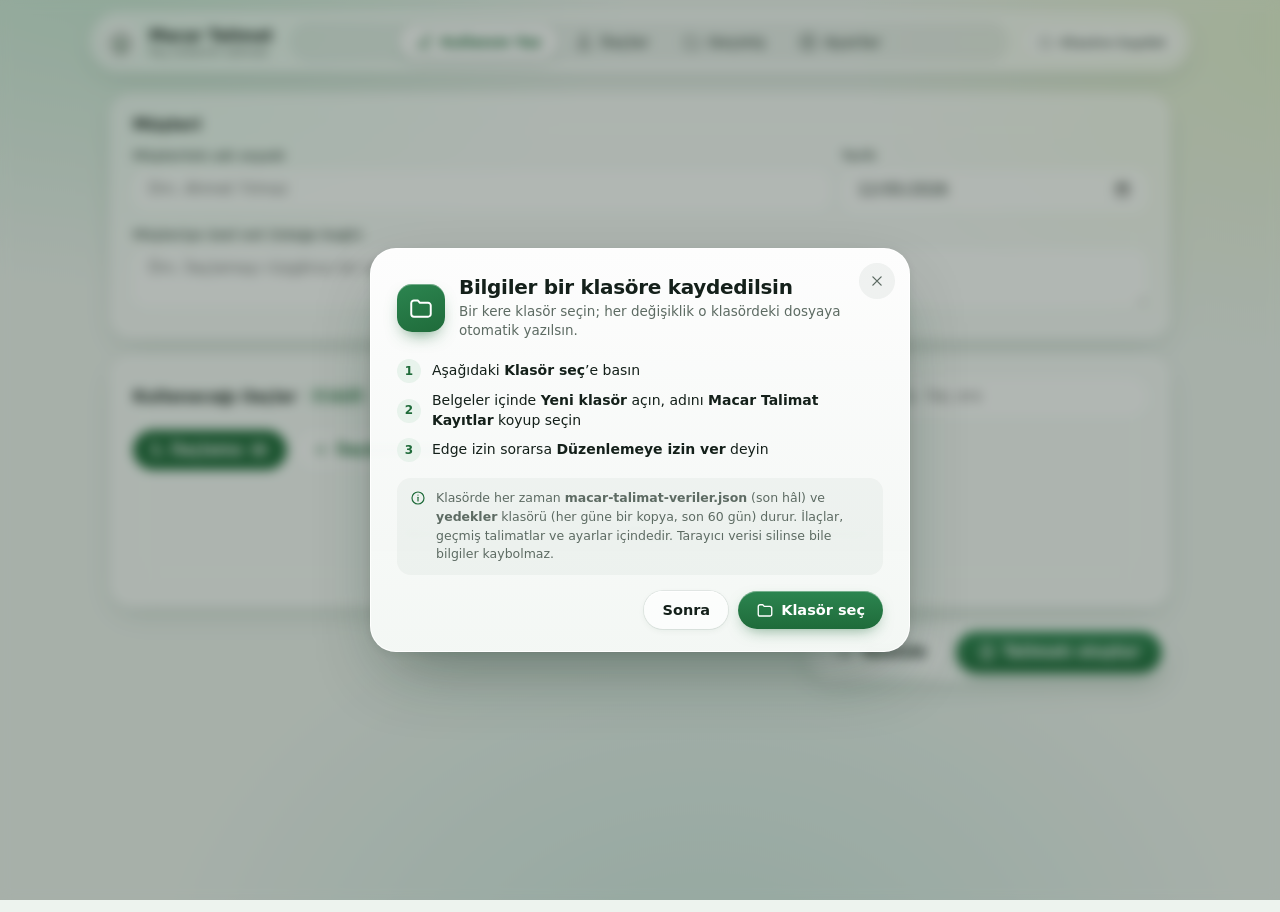
<file: kullanim/index.html>
<!DOCTYPE html>
<html lang="tr">
<head>
<meta charset="utf-8">
<meta name="viewport" content="width=device-width, initial-scale=1">
<title>Macar Talimat</title>
<meta name="theme-color" content="#1f6b3a">
<link rel="manifest" href="manifest.webmanifest">
<link rel="icon" href="icons/icon-192.png">
<link rel="stylesheet" href="style.css">
<!-- ABONELIK-BASLA · lisans/olustur.js üretir, elle düzenleme -->
<script>window.LISANS_AYAR={"uyg":"MT","ad":"Macar Talimat","gizli":"a6e2bfdfe711eeec2926feeb7b21fd8ba89e76b5302397e5fc675bd7cd93e818","otomatik":true};</script>
<script>
/* ============================================================
   Abonelik kodu çekirdeği (panel ve uygulamalar ortak kullanır)
   - İnternet gerektirmez, hiçbir sunucuya bağlı değildir.
   - Saf JavaScript SHA-256 / HMAC: http üzerinden açılan sayfalarda da çalışır.
   Kod biçimi:  007-K7M2-9XQ4   (müşteri no + 8 harflik imza)
   ============================================================ */
(function (kok) {
  "use strict";

  /* ---------- SHA-256 ---------- */
  var K = [
    0x428a2f98,0x71374491,0xb5c0fbcf,0xe9b5dba5,0x3956c25b,0x59f111f1,0x923f82a4,0xab1c5ed5,
    0xd807aa98,0x12835b01,0x243185be,0x550c7dc3,0x72be5d74,0x80deb1fe,0x9bdc06a7,0xc19bf174,
    0xe49b69c1,0xefbe4786,0x0fc19dc6,0x240ca1cc,0x2de92c6f,0x4a7484aa,0x5cb0a9dc,0x76f988da,
    0x983e5152,0xa831c66d,0xb00327c8,0xbf597fc7,0xc6e00bf3,0xd5a79147,0x06ca6351,0x14292967,
    0x27b70a85,0x2e1b2138,0x4d2c6dfc,0x53380d13,0x650a7354,0x766a0abb,0x81c2c92e,0x92722c85,
    0xa2bfe8a1,0xa81a664b,0xc24b8b70,0xc76c51a3,0xd192e819,0xd6990624,0xf40e3585,0x106aa070,
    0x19a4c116,0x1e376c08,0x2748774c,0x34b0bcb5,0x391c0cb3,0x4ed8aa4a,0x5b9cca4f,0x682e6ff3,
    0x748f82ee,0x78a5636f,0x84c87814,0x8cc70208,0x90befffa,0xa4506ceb,0xbef9a3f7,0xc67178f2
  ];
  function sha256(b) { // b: bayt dizisi -> bayt dizisi
    var h = [0x6a09e667,0xbb67ae85,0x3c6ef372,0xa54ff53a,0x510e527f,0x9b05688c,0x1f83d9ab,0x5be0cd19];
    var l = b.length, m = b.slice(); m.push(0x80);
    while (m.length % 64 !== 56) m.push(0);
    var bit = l * 8;
    for (var i = 7; i >= 0; i--) { m.push(i >= 4 ? 0 : (bit >>> (i * 8)) & 255); }
    var w = new Array(64);
    for (var o = 0; o < m.length; o += 64) {
      for (var t = 0; t < 16; t++) w[t] = (m[o+t*4]<<24)|(m[o+t*4+1]<<16)|(m[o+t*4+2]<<8)|m[o+t*4+3];
      for (t = 16; t < 64; t++) {
        var x = w[t-15], y = w[t-2];
        var s0 = ((x>>>7)|(x<<25))^((x>>>18)|(x<<14))^(x>>>3);
        var s1 = ((y>>>17)|(y<<15))^((y>>>19)|(y<<13))^(y>>>10);
        w[t] = (w[t-16] + s0 + w[t-7] + s1) | 0;
      }
      var a=h[0],bb=h[1],c=h[2],d=h[3],e=h[4],f=h[5],g=h[6],hh=h[7];
      for (t = 0; t < 64; t++) {
        var S1 = ((e>>>6)|(e<<26))^((e>>>11)|(e<<21))^((e>>>25)|(e<<7));
        var ch = (e&f)^(~e&g);
        var t1 = (hh + S1 + ch + K[t] + w[t]) | 0;
        var S0 = ((a>>>2)|(a<<30))^((a>>>13)|(a<<19))^((a>>>22)|(a<<10));
        var mj = (a&bb)^(a&c)^(bb&c);
        var t2 = (S0 + mj) | 0;
        hh=g; g=f; f=e; e=(d+t1)|0; d=c; c=bb; bb=a; a=(t1+t2)|0;
      }
      h[0]=(h[0]+a)|0; h[1]=(h[1]+bb)|0; h[2]=(h[2]+c)|0; h[3]=(h[3]+d)|0;
      h[4]=(h[4]+e)|0; h[5]=(h[5]+f)|0; h[6]=(h[6]+g)|0; h[7]=(h[7]+hh)|0;
    }
    var out = [];
    for (i = 0; i < 8; i++) out.push((h[i]>>>24)&255,(h[i]>>>16)&255,(h[i]>>>8)&255,h[i]&255);
    return out;
  }
  function utf8(s) {
    var o = [], u = unescape(encodeURIComponent(String(s)));
    for (var i = 0; i < u.length; i++) o.push(u.charCodeAt(i));
    return o;
  }
  function hexBayt(hx) { var o = []; for (var i = 0; i < hx.length; i += 2) o.push(parseInt(hx.substr(i, 2), 16)); return o; }
  function hmac(anahtar, mesaj) {
    var k = anahtar.slice();
    if (k.length > 64) k = sha256(k);
    while (k.length < 64) k.push(0);
    var ip = [], op = [];
    for (var i = 0; i < 64; i++) { ip.push(k[i] ^ 0x36); op.push(k[i] ^ 0x5c); }
    return sha256(op.concat(sha256(ip.concat(mesaj))));
  }

  /* ---------- kod ---------- */
  var ABC = "23456789ABCDEFGHJKLMNPQRSTUVWXYZ"; // 0/O ve 1/I karışmasın diye yok
  function imza(gizli, uyg, no, donem) {
    var h = hmac(hexBayt(gizli), utf8(uyg + "|" + no + "|" + donem));
    // ilk 40 bit -> 8 karakter
    var bitler = 0, say = 0, s = "", i = 0;
    while (s.length < 8) {
      bitler = (bitler << 8) | h[i++]; say += 8;
      while (say >= 5 && s.length < 8) { say -= 5; s += ABC[(bitler >>> say) & 31]; }
      bitler &= (1 << say) - 1;
    }
    return s;
  }
  function noYaz(no) { no = String(parseInt(no, 10)); while (no.length < 3) no = "0" + no; return no; }
  function kodUret(gizli, uyg, no, donem) {
    no = noYaz(no);
    var s = imza(gizli, uyg, no, donem);
    return no + "-" + s.slice(0, 4) + "-" + s.slice(4);
  }
  function kodTemizle(k) {
    k = String(k || "").toLocaleUpperCase("en").replace(/[^0-9A-Z]/g, "");
    if (!/^[0-9]{3}[0-9A-Z]{8}$/.test(k)) return null;
    return { no: k.slice(0, 3), imza: k.slice(3) };
  }

  /* ---------- ay hesapları ---------- */
  function ayAnahtar(y, m) { // m: 0-11 (taşma olabilir)
    var d = new Date(y, m, 1);
    return d.getFullYear() + "-" + String(d.getMonth() + 1).padStart(2, "0");
  }
  function aylar(baslangic, adet) { // "2026-12", 3 -> ["2026-12","2027-01","2027-02"]
    var p = baslangic.split("-"), y = +p[0], m = +p[1] - 1, o = [];
    for (var i = 0; i < adet; i++) o.push(ayAnahtar(y, m + i));
    return o;
  }
  function donemAbonelik(baslangic, adet) { return "A:" + baslangic + ":" + adet; }

  // Uygulama tarafı: kodu çöz. simdi: Date
  function kodCoz(gizli, uyg, girilen, simdi) {
    var k = kodTemizle(girilen);
    if (!k) return { ok: false, hata: "Kod biçimi hatalı. Örnek: 007-K7M2-9XQ4" };
    function dene(d) { return imza(gizli, uyg, k.no, d) === k.imza; }
    if (dene("SURESIZ")) return { ok: true, no: k.no, tur: "suresiz" };
    if (dene("KAPAT"))   return { ok: true, no: k.no, tur: "kapat" };
    if (dene("AC"))      return { ok: true, no: k.no, tur: "ac" };
    var y = simdi.getFullYear(), m = simdi.getMonth();
    for (var ofs = -12; ofs <= 13; ofs++) {
      var bas = ayAnahtar(y, m + ofs);
      for (var n = 1; n <= 12; n++) {
        if (dene(donemAbonelik(bas, n))) return { ok: true, no: k.no, tur: "abonelik", aylar: aylar(bas, n) };
      }
    }
    return { ok: false, hata: "Kod geçersiz. Kodu doğru yazdığınızdan emin olun." };
  }

  kok.LisansCekirdek = {
    kodUret: kodUret, kodCoz: kodCoz, kodTemizle: kodTemizle, noYaz: noYaz,
    aylar: aylar, ayAnahtar: ayAnahtar, donemAbonelik: donemAbonelik,
    _sha256: sha256, _utf8: utf8, _hmac: hmac, _hex: hexBayt
  };
})(typeof window !== "undefined" ? window : globalThis);
</script>
<script>
/* ============================================================
   Abonelik denetimi — uygulama tarafı
   Kurallar (Hüseyin Abi ile kararlaştırıldı):
   - Ödeme günü her ayın 1'i.
   - 1-5 gün gecikme: üstte küçük, kapatılabilir şerit.
   - 6+ gün gecikme: günde bir kez, "Tamam" ile kapanan uyarı penceresi.
   - Uygulama kendi kendine ASLA kilitlenmez. Tam kapatma yalnızca
     Hüseyin Abi'nin panelden ürettiği kapatma kodu girilince olur.
   - Hata olursa uygulamayı asla bozmaz (her şey try/catch içinde).
   ============================================================ */
(function () {
  "use strict";
  var C = window.LisansCekirdek;
  if (!C) return;

  var AY_ADLARI = ["Ocak","Şubat","Mart","Nisan","Mayıs","Haziran","Temmuz","Ağustos","Eylül","Ekim","Kasım","Aralık"];
  var ayar = null, gizli = "", durumVeri = null, depo = null, seritKapandi = false, kuruldu = false;

  function ayAdi(a) { var p = a.split("-"); return AY_ADLARI[+p[1] - 1] + " " + p[0]; }
  function tarihStr(d) { return d.getFullYear() + "-" + String(d.getMonth() + 1).padStart(2, "0") + "-" + String(d.getDate()).padStart(2, "0"); }
  function esc(s) { return String(s == null ? "" : s).replace(/[&<>"']/g, function (c) { return { "&": "&amp;", "<": "&lt;", ">": "&gt;", '"': "&quot;", "'": "&#39;" }[c]; }); }
  function coz(s) { // hafif gizleme
    var m = "macar-abonelik", o = "";
    for (var i = 0; i < s.length; i += 2) o += ("0" + (parseInt(s.substr(i, 2), 16) ^ m.charCodeAt((i / 2) % m.length)).toString(16)).slice(-2);
    return o;
  }

  /* ---------- kayıt ---------- */
  function yerelDepo(anahtar) {
    return {
      oku: function () { try { return JSON.parse(localStorage.getItem(anahtar) || "null"); } catch (e) { return null; } },
      yaz: function (v) { try { localStorage.setItem(anahtar, JSON.stringify(v)); } catch (e) {} }
    };
  }
  function oku() {
    var v = null;
    try { v = depo.oku(); v = v ? JSON.parse(JSON.stringify(v)) : null; } catch (e) { v = null; } // kopya: depodaki nesneyi yerinde değiştirme
    if (!v || typeof v !== "object") v = {};
    if (!Array.isArray(v.odenen)) v.odenen = [];
    return v;
  }
  function yaz(v) { try { depo.yaz(v); } catch (e) {} }

  /* ---------- hesap ---------- */
  function simdi(v) {
    var d = new Date(), bugun = tarihStr(d);
    // Saati geri alarak kaçmayı engelle: görülen en ileri tarihten geri gitme
    if (v.enGec && v.enGec > bugun) { var p = v.enGec.split("-"); d = new Date(+p[0], +p[1] - 1, +p[2], 12); }
    return d;
  }
  function hesapla() {
    var v = oku(), degisti = false, d = simdi(v), bugun = tarihStr(d);
    if (!v.kurulum) { v.kurulum = bugun.slice(0, 7); degisti = true; }
    if (!v.enGec || v.enGec < bugun) { v.enGec = bugun; degisti = true; }
    if (degisti) yaz(v);

    var s = { veri: v, bugun: bugun, tur: "ok", gecikme: 0, odenmemis: [] };
    if (v.kapali) { s.tur = "kapali"; return s; }
    if (v.suresiz) { s.tur = "suresiz"; return s; }

    var p = v.kurulum.split("-"), buAy = bugun.slice(0, 7);
    var ay = C.ayAnahtar(+p[0], +p[1]); // kurulumdan sonraki ay ilk ödeme ayı
    var guvenlik = 0;
    while (ay <= buAy && guvenlik++ < 240) {
      if (v.odenen.indexOf(ay) < 0) s.odenmemis.push(ay);
      var q = ay.split("-"); ay = C.ayAnahtar(+q[0], +q[1]);
    }
    if (!s.odenmemis.length) return s;
    var ilk = s.odenmemis[0].split("-");
    var basla = new Date(+ilk[0], +ilk[1] - 1, 1);
    var bugunGece = new Date(d.getFullYear(), d.getMonth(), d.getDate());
    s.gecikme = Math.round((bugunGece - basla) / 86400000);
    if (s.gecikme >= 6) s.tur = "pencere";
    else if (s.gecikme >= 1) s.tur = "serit";
    return s;
  }
  function odenenSon(v) {
    var l = v.odenen.slice().sort();
    return l.length ? l[l.length - 1] : null;
  }

  /* ---------- kod girişi ---------- */
  function kodGir(metin) {
    var r = C.kodCoz(gizli, ayar.uyg, metin, simdi(oku()));
    if (!r.ok) return r;
    var v = oku();
    v.no = r.no;
    if (r.tur === "abonelik") {
      r.aylar.forEach(function (a) { if (v.odenen.indexOf(a) < 0) v.odenen.push(a); });
      v.odenen.sort();
      if (v.kapali) { r.mesaj = "Ödeme kaydedildi. Uygulama kapalı olduğu için açma kodu da gerekiyor."; }
      else r.mesaj = r.aylar.length === 1 ? ayAdi(r.aylar[0]) + " ödemesi onaylandı. Teşekkürler!" : ayAdi(r.aylar[0]) + " – " + ayAdi(r.aylar[r.aylar.length - 1]) + " ödemesi onaylandı. Teşekkürler!";
    } else if (r.tur === "suresiz") { v.suresiz = true; r.mesaj = "Süresiz kullanım açıldı. Teşekkürler!"; }
    else if (r.tur === "kapat") { v.kapali = true; r.mesaj = "Uygulama kapatıldı."; }
    else if (r.tur === "ac") { v.kapali = false; r.mesaj = "Uygulama yeniden açıldı."; }
    yaz(v);
    seritKapandi = false;
    setTimeout(guncelle, 0);
    return r;
  }

  /* ---------- görünüm ---------- */
  var CSS = "" +
    ".lsn-kok,.lsn-kok *{box-sizing:border-box;font-family:-apple-system,BlinkMacSystemFont,'Segoe UI',Roboto,'Helvetica Neue',Arial,sans-serif;letter-spacing:normal;text-transform:none}" +
    ".lsn-serit{position:fixed;left:50%;transform:translateX(-50%);top:calc(env(safe-area-inset-top,0px) + 10px);z-index:2147483600;display:flex;align-items:center;gap:10px;max-width:calc(100vw - 20px);background:#fff8e6;color:#6b4b00;border:1px solid #f1d38a;border-radius:999px;padding:7px 8px 7px 14px;font-size:13.5px;line-height:1.3;box-shadow:0 6px 24px rgba(0,0,0,.12);animation:lsnIn .35s ease}" +
    ".lsn-serit b{font-weight:650}" +
    ".lsn-serit .lsn-yazi{white-space:nowrap;overflow:hidden;text-overflow:ellipsis;min-width:0}.lsn-serit button{flex:none}" +
    ".lsn-serit button{border:0;cursor:pointer;font-size:13px;border-radius:999px;padding:6px 12px;font-weight:600}" +
    ".lsn-serit .lsn-git{background:#6b4b00;color:#fff}" +
    ".lsn-serit .lsn-x{background:transparent;color:#8a6a1f;padding:6px 8px;font-size:16px;line-height:1}" +
    ".lsn-ort{position:fixed;inset:0;z-index:2147483640;background:rgba(15,23,42,.55);backdrop-filter:blur(3px);-webkit-backdrop-filter:blur(3px);display:flex;align-items:center;justify-content:center;padding:18px;animation:lsnF .2s ease}" +
    ".lsn-ort.lsn-kilit{background:linear-gradient(160deg,#0f172a,#1e293b);backdrop-filter:none}" +
    ".lsn-kart{width:100%;max-width:400px;background:#fff;color:#0f172a;border-radius:20px;padding:24px 22px 20px;box-shadow:0 24px 60px rgba(0,0,0,.3);animation:lsnUp .3s ease}" +
    ".lsn-ikon{width:52px;height:52px;border-radius:16px;display:flex;align-items:center;justify-content:center;font-size:26px;margin-bottom:14px;background:#fef3c7}" +
    ".lsn-ikon{color:#a16207}.lsn-ikon svg{width:26px;height:26px}.lsn-ikon.lsn-yesil{background:#dcfce7;color:#15803d}.lsn-ikon.lsn-kirmizi{background:#fee2e2;color:#b91c1c}.lsn-ikon.lsn-mavi{background:#e0e7ff;color:#4338ca}" +
    ".lsn-kart h3{margin:0 0 6px;font-size:19px;font-weight:700;color:#0f172a}" +
    ".lsn-kart p{margin:0 0 14px;font-size:14.5px;line-height:1.5;color:#475569}" +
    ".lsn-durum{display:flex;justify-content:space-between;gap:10px;background:#f8fafc;border:1px solid #e2e8f0;border-radius:12px;padding:10px 12px;font-size:13.5px;color:#334155;margin-bottom:14px}" +
    ".lsn-durum span:last-child{font-weight:650;color:#0f172a;text-align:right}" +
    ".lsn-giris{width:100%;font-size:18px;letter-spacing:2px;text-align:center;text-transform:uppercase;padding:12px;border:1.5px solid #cbd5e1;border-radius:12px;outline:none;background:#fff;color:#0f172a;font-family:ui-monospace,SFMono-Regular,Menlo,Consolas,monospace!important}" +
    ".lsn-giris:focus{border-color:#2563eb;box-shadow:0 0 0 4px rgba(37,99,235,.15)}" +
    ".lsn-ileti{min-height:20px;font-size:13px;margin:8px 2px 4px;color:#64748b}" +
    ".lsn-ileti.lsn-hata{color:#dc2626}.lsn-ileti.lsn-tamam{color:#16a34a}" +
    ".lsn-dugmeler{display:flex;gap:10px;margin-top:10px}" +
    ".lsn-dugmeler button{flex:1;border:0;border-radius:12px;padding:12px;font-size:15px;font-weight:650;cursor:pointer}" +
    ".lsn-ana{background:#2563eb;color:#fff}.lsn-ana:active{background:#1d4ed8}" +
    ".lsn-ikinci{background:#f1f5f9;color:#334155}" +
    ".lsn-alt{margin-top:14px;font-size:12px;color:#94a3b8;text-align:center}" +
    "@keyframes lsnIn{from{opacity:0;transform:translate(-50%,-8px)}to{opacity:1;transform:translate(-50%,0)}}" +
    "@keyframes lsnF{from{opacity:0}to{opacity:1}}" +
    "@keyframes lsnUp{from{opacity:0;transform:translateY(12px)}to{opacity:1;transform:none}}" +
    "@media print{.lsn-kok{display:none!important}}";

  function cssEkle() {
    if (document.getElementById("lsn-css")) return;
    var st = document.createElement("style"); st.id = "lsn-css"; st.textContent = CSS;
    (document.head || document.documentElement).appendChild(st);
  }
  function kaldir(id) { var e = document.getElementById(id); if (e) e.remove(); }
  function ekle(html) {
    var d = document.createElement("div"); d.innerHTML = html.trim();
    var e = d.firstChild; document.body.appendChild(e); return e;
  }

  function seritGoster(s) {
    if (document.getElementById("lsn-serit") || seritKapandi) return;
    var e = ekle('<div id="lsn-serit" class="lsn-kok lsn-serit" role="status">' +
      '<span class="lsn-yazi">⏳ <b>' + esc(AY_ADLARI[+s.odenmemis[0].split("-")[1] - 1]) + '</b> ödemesi bekleniyor</span>' +
      '<button class="lsn-git">Kodu gir</button><button class="lsn-x" aria-label="Kapat">×</button></div>');
    e.querySelector(".lsn-git").onclick = function () { pencereAc("kod"); };
    e.querySelector(".lsn-x").onclick = function () { seritKapandi = true; kaldir("lsn-serit"); };
  }

  function kodAlani(odak) {
    return '<input class="lsn-giris" id="lsn-kod" placeholder="000-XXXX-XXXX" autocomplete="off" autocapitalize="characters" spellcheck="false" maxlength="16">' +
      '<div class="lsn-ileti" id="lsn-ileti"></div>';
  }
  function kodBagla(kart, kapat, kilitli) {
    var g = kart.querySelector("#lsn-kod"), il = kart.querySelector("#lsn-ileti"), bt = kart.querySelector(".lsn-ana");
    function gonder() {
      var r = kodGir(g.value);
      if (!r.ok) { il.className = "lsn-ileti lsn-hata"; il.textContent = r.hata; g.focus(); return; }
      if (kilitli && r.tur !== "ac") { il.className = "lsn-ileti lsn-hata"; il.textContent = r.tur === "abonelik" ? r.mesaj : "Bu kod uygulamayı açmaz. Açma kodu gerekiyor."; return; }
      il.className = "lsn-ileti lsn-tamam"; il.textContent = r.mesaj;
      g.disabled = true; bt.disabled = true;
      setTimeout(kapat, 1400);
    }
    bt.onclick = gonder;
    g.addEventListener("keydown", function (e) { if (e.key === "Enter") gonder(); });
    g.addEventListener("input", function () { il.className = "lsn-ileti"; il.textContent = ""; });
    setTimeout(function () { try { g.focus({ preventScroll: true }); } catch (e) {} }, 250);
  }

  function pencereAc(neden) {
    if (document.getElementById("lsn-pencere")) return;
    var s = hesapla();
    if (s.tur === "kapali") { kilitGoster(); return; }
    var v = s.veri, son = odenenSon(v);
    var ikon = "<svg viewBox='0 0 24 24' fill='none' stroke='currentColor' stroke-width='1.9' stroke-linecap='round' stroke-linejoin='round' aria-hidden='true'><circle cx='7.5' cy='15.5' r='4.5'/><path d='m10.7 12.3 9.3-9.3'/><path d='m16.5 6.5 3 3'/><path d='m14 9 2 2'/></svg>", ikonSinif = "lsn-mavi", baslik = "Abonelik", metin = "", durumSatir = "";

    if (s.tur === "suresiz") {
      ikon = "<svg viewBox='0 0 24 24' fill='none' stroke='currentColor' stroke-width='1.9' stroke-linecap='round' stroke-linejoin='round' aria-hidden='true'><circle cx='12' cy='12' r='9'/><path d='m8.3 12.2 2.6 2.6 4.9-5.4'/></svg>"; ikonSinif = "lsn-yesil"; baslik = "Abonelik aktif";
      metin = "Bu uygulama süresiz kullanıma açık.";
    } else if (s.odenmemis.length && s.gecikme >= 1) {
      ikon = "<svg viewBox='0 0 24 24' fill='none' stroke='currentColor' stroke-width='1.9' stroke-linecap='round' stroke-linejoin='round' aria-hidden='true'><circle cx='12' cy='12' r='9'/><path d='M12 7.5V12l3 2'/></svg>"; ikonSinif = ""; baslik = "Abonelik ödemesi bekleniyor";
      metin = (s.odenmemis.length > 1 ? s.odenmemis.length + " aylık ödeme bekleniyor (" + esc(ayAdi(s.odenmemis[0])) + "'dan beri). " : esc(ayAdi(s.odenmemis[0])) + " ödemesi " + s.gecikme + " gündür bekleniyor. ") +
        "Ödemeyi yaptıysanız size verilen kodu aşağıya girin.";
    } else {
      ikon = "<svg viewBox='0 0 24 24' fill='none' stroke='currentColor' stroke-width='1.9' stroke-linecap='round' stroke-linejoin='round' aria-hidden='true'><circle cx='12' cy='12' r='9'/><path d='m8.3 12.2 2.6 2.6 4.9-5.4'/></svg>"; ikonSinif = "lsn-yesil"; baslik = "Abonelik aktif";
      metin = "Yeni bir ödeme kodu aldıysanız aşağıya girebilirsiniz.";
    }
    durumSatir = '<div class="lsn-durum"><span>Ödenen son ay</span><span>' + (v.suresiz ? "Süresiz" : son ? esc(ayAdi(son)) : "—") + '</span></div>';
    if (v.no) durumSatir += '<div class="lsn-durum"><span>Müşteri no</span><span>' + esc(v.no) + '</span></div>';

    var e = ekle('<div id="lsn-pencere" class="lsn-kok lsn-ort" role="dialog" aria-modal="true"><div class="lsn-kart">' +
      '<div class="lsn-ikon ' + ikonSinif + '">' + ikon + '</div><h3>' + baslik + '</h3><p>' + metin + '</p>' + durumSatir +
      (s.tur === "suresiz" ? "" : kodAlani()) +
      '<div class="lsn-dugmeler">' + (s.tur === "suresiz" ? "" : '<button class="lsn-ana">Kodu onayla</button>') +
      '<button class="lsn-ikinci">' + (neden === "otomatik" ? "Tamam" : "Kapat") + '</button></div>' +
      '<div class="lsn-alt">' + esc(ayar.ad) + ' · Abonelik</div></div></div>');
    function kapat() { kaldir("lsn-pencere"); guncelle(); }
    e.querySelector(".lsn-ikinci").onclick = kapat;
    e.addEventListener("click", function (ev) { if (ev.target === e) kapat(); });
    if (s.tur !== "suresiz") kodBagla(e, kapat, false);
  }

  function kilitGoster() {
    kaldir("lsn-serit"); kaldir("lsn-pencere");
    if (document.getElementById("lsn-kilit")) return;
    var e = ekle('<div id="lsn-kilit" class="lsn-kok lsn-ort lsn-kilit" role="dialog" aria-modal="true"><div class="lsn-kart">' +
      '<div class="lsn-ikon lsn-kirmizi"><svg viewBox="0 0 24 24" fill="none" stroke="currentColor" stroke-width="1.9" stroke-linecap="round" stroke-linejoin="round" aria-hidden="true"><rect x="4" y="11" width="16" height="10" rx="2.5"/><path d="M8 11V7.5a4 4 0 0 1 8 0V11"/></svg></div><h3>Uygulama kapatıldı</h3>' +
      '<p>' + esc(ayar.ad) + ' şu anda kullanıma kapalı. Yeniden açmak için uygulama sahibiyle görüşüp size verilen açma kodunu girin.</p>' +
      kodAlani() + '<div class="lsn-dugmeler"><button class="lsn-ana">Uygulamayı aç</button></div>' +
      '<div class="lsn-alt">Kayıtlarınız silinmedi, açıldığında olduğu gibi duruyor.</div></div></div>');
    kodBagla(e, function () { kaldir("lsn-kilit"); guncelle(); }, true);
  }

  function guncelle() {
    try {
      if (!document.body) return;
      cssEkle();
      var s = hesapla();
      if (s.tur === "kapali") { kilitGoster(); return; }
      kaldir("lsn-kilit");
      if (s.tur === "serit") { seritGoster(s); return; }
      kaldir("lsn-serit");
      if (s.tur === "pencere") {
        var v = s.veri;
        if (v.sonPencere !== s.bugun && !document.getElementById("lsn-pencere")) {
          v.sonPencere = s.bugun; yaz(v);
          setTimeout(function () { pencereAc("otomatik"); }, 1200);
        }
      }
    } catch (e) { try { console.warn("abonelik:", e); } catch (x) {} }
  }

  /* ---------- dışa açık ---------- */
  window.Lisans = {
    kur: function (a) {
      try {
        a = a || {};
        var temel = window.LISANS_AYAR || {};
        ayar = { uyg: a.uyg || temel.uyg, ad: a.ad || temel.ad || "Uygulama" };
        gizli = coz(a.gizli || temel.gizli || "");
        depo = a.depo || yerelDepo("abonelik_" + ayar.uyg);
        if (!kuruldu) {
          kuruldu = true;
          setInterval(guncelle, 30 * 60 * 1000);
          document.addEventListener("visibilitychange", function () { if (!document.hidden) guncelle(); });
        }
        guncelle();
      } catch (e) { try { console.warn("abonelik:", e); } catch (x) {} }
    },
    ac: function () { try { cssEkle(); pencereAc("elle"); } catch (e) {} },
    durum: function () { try { return hesapla(); } catch (e) { return null; } },
    _kodGir: kodGir
  };

  var A = window.LISANS_AYAR;
  if (A && A.otomatik !== false) {
    if (document.readyState === "loading") document.addEventListener("DOMContentLoaded", function () { window.Lisans.kur(); });
    else window.Lisans.kur();
  }
})();
</script>
<!-- ABONELIK-BITIR -->
</head>
<body>
<svg xmlns="http://www.w3.org/2000/svg" style="position:absolute;width:0;height:0;overflow:hidden" aria-hidden="true"><symbol id="i-kalem" viewBox="0 0 24 24" fill="none" stroke="currentColor" stroke-width="1.8" stroke-linecap="round" stroke-linejoin="round"><path d="M12 20h9"/><path d="M16.5 3.5a2.12 2.12 0 0 1 3 3L7 19l-4 1 1-4Z"/></symbol><symbol id="i-sise" viewBox="0 0 24 24" fill="none" stroke="currentColor" stroke-width="1.8" stroke-linecap="round" stroke-linejoin="round"><path d="M9 3h6"/><path d="M10 3v6.5L4.6 18.4A1.8 1.8 0 0 0 6.2 21h11.6a1.8 1.8 0 0 0 1.6-2.6L14 9.5V3"/><path d="M7.5 15h9"/></symbol><symbol id="i-klasor" viewBox="0 0 24 24" fill="none" stroke="currentColor" stroke-width="1.8" stroke-linecap="round" stroke-linejoin="round"><path d="M3 7.5A2.5 2.5 0 0 1 5.5 5H9l2 2.2h7.5A2.5 2.5 0 0 1 21 9.7v7.8a2.5 2.5 0 0 1-2.5 2.5h-13A2.5 2.5 0 0 1 3 17.5Z"/></symbol><symbol id="i-ayar" viewBox="0 0 24 24" fill="none" stroke="currentColor" stroke-width="1.8" stroke-linecap="round" stroke-linejoin="round"><circle cx="12" cy="12" r="3"/><path d="M19.4 15a1.7 1.7 0 0 0 .34 1.87l.06.06a2 2 0 1 1-2.83 2.83l-.06-.06a1.7 1.7 0 0 0-1.87-.34 1.7 1.7 0 0 0-1.03 1.56V21a2 2 0 1 1-4 0v-.09A1.7 1.7 0 0 0 8.9 19.4a1.7 1.7 0 0 0-1.87.34l-.06.06a2 2 0 1 1-2.83-2.83l.06-.06A1.7 1.7 0 0 0 4.6 15a1.7 1.7 0 0 0-1.56-1.03H3a2 2 0 1 1 0-4h.09A1.7 1.7 0 0 0 4.6 8.9a1.7 1.7 0 0 0-.34-1.87l-.06-.06a2 2 0 1 1 2.83-2.83l.06.06A1.7 1.7 0 0 0 8.96 4.6H9a1.7 1.7 0 0 0 1.03-1.56V3a2 2 0 1 1 4 0v.09A1.7 1.7 0 0 0 15.06 4.6a1.7 1.7 0 0 0 1.87-.34l.06-.06a2 2 0 1 1 2.83 2.83l-.06.06A1.7 1.7 0 0 0 19.4 9v.04a1.7 1.7 0 0 0 1.56 1.03H21a2 2 0 1 1 0 4h-.09A1.7 1.7 0 0 0 19.4 15Z"/></symbol><symbol id="i-belge" viewBox="0 0 24 24" fill="none" stroke="currentColor" stroke-width="1.8" stroke-linecap="round" stroke-linejoin="round"><path d="M14 3H7a2 2 0 0 0-2 2v14a2 2 0 0 0 2 2h10a2 2 0 0 0 2-2V8Z"/><path d="M14 3v5h5"/><path d="M9 13h6M9 17h4"/></symbol><symbol id="i-yazici" viewBox="0 0 24 24" fill="none" stroke="currentColor" stroke-width="1.8" stroke-linecap="round" stroke-linejoin="round"><path d="M6 9V3.5h12V9"/><rect x="3" y="9" width="18" height="8" rx="2.2"/><path d="M7 14h10v6.5H7z"/></symbol><symbol id="i-kaydet" viewBox="0 0 24 24" fill="none" stroke="currentColor" stroke-width="1.8" stroke-linecap="round" stroke-linejoin="round"><path d="M5 3h11l5 5v11a2 2 0 0 1-2 2H5a2 2 0 0 1-2-2V5a2 2 0 0 1 2-2Z"/><path d="M7.5 3v5h7V3"/><path d="M7 21v-7h10v7"/></symbol><symbol id="i-indir" viewBox="0 0 24 24" fill="none" stroke="currentColor" stroke-width="1.8" stroke-linecap="round" stroke-linejoin="round"><path d="M12 4v11"/><path d="m7 10.5 5 5 5-5"/><path d="M5 20h14"/></symbol><symbol id="i-yukle" viewBox="0 0 24 24" fill="none" stroke="currentColor" stroke-width="1.8" stroke-linecap="round" stroke-linejoin="round"><path d="M12 20V9"/><path d="m7 13.5 5-5 5 5"/><path d="M5 4h14"/></symbol><symbol id="i-anahtar" viewBox="0 0 24 24" fill="none" stroke="currentColor" stroke-width="1.8" stroke-linecap="round" stroke-linejoin="round"><circle cx="7.5" cy="15.5" r="4.5"/><path d="m10.7 12.3 9.3-9.3"/><path d="m16.5 6.5 3 3"/><path d="m14 9 2 2"/></symbol><symbol id="i-kilit" viewBox="0 0 24 24" fill="none" stroke="currentColor" stroke-width="1.8" stroke-linecap="round" stroke-linejoin="round"><rect x="4" y="11" width="16" height="10" rx="2.5"/><path d="M8 11V7.5a4 4 0 0 1 8 0V11"/></symbol><symbol id="i-onay" viewBox="0 0 24 24" fill="none" stroke="currentColor" stroke-width="1.8" stroke-linecap="round" stroke-linejoin="round"><circle cx="12" cy="12" r="9"/><path d="m8.3 12.2 2.6 2.6 4.9-5.4"/></symbol><symbol id="i-tik" viewBox="0 0 24 24" fill="none" stroke="currentColor" stroke-width="1.8" stroke-linecap="round" stroke-linejoin="round"><path d="m5 12.5 4.5 4.5L19 7.5"/></symbol><symbol id="i-carpi" viewBox="0 0 24 24" fill="none" stroke="currentColor" stroke-width="1.8" stroke-linecap="round" stroke-linejoin="round"><path d="M6.5 6.5l11 11M17.5 6.5l-11 11"/></symbol><symbol id="i-uyari" viewBox="0 0 24 24" fill="none" stroke="currentColor" stroke-width="1.8" stroke-linecap="round" stroke-linejoin="round"><path d="M10.3 3.9 2.2 18a2 2 0 0 0 1.7 3h16.2a2 2 0 0 0 1.7-3L13.7 3.9a2 2 0 0 0-3.4 0Z"/><path d="M12 9.5v4"/><path d="M12 17.2h.01"/></symbol><symbol id="i-saat" viewBox="0 0 24 24" fill="none" stroke="currentColor" stroke-width="1.8" stroke-linecap="round" stroke-linejoin="round"><circle cx="12" cy="12" r="9"/><path d="M12 7.5V12l3 2"/></symbol><symbol id="i-ara" viewBox="0 0 24 24" fill="none" stroke="currentColor" stroke-width="1.8" stroke-linecap="round" stroke-linejoin="round"><circle cx="11" cy="11" r="7"/><path d="m20 20-4.2-4.2"/></symbol><symbol id="i-arti" viewBox="0 0 24 24" fill="none" stroke="currentColor" stroke-width="1.8" stroke-linecap="round" stroke-linejoin="round"><path d="M12 5v14M5 12h14"/></symbol><symbol id="i-geri" viewBox="0 0 24 24" fill="none" stroke="currentColor" stroke-width="1.8" stroke-linecap="round" stroke-linejoin="round"><path d="M19 12H5"/><path d="m11 18-6-6 6-6"/></symbol><symbol id="i-dis" viewBox="0 0 24 24" fill="none" stroke="currentColor" stroke-width="1.8" stroke-linecap="round" stroke-linejoin="round"><path d="M14 4h6v6"/><path d="M20 4 11 13"/><path d="M19 14v5a1 1 0 0 1-1 1H5a1 1 0 0 1-1-1V6a1 1 0 0 1 1-1h5"/></symbol><symbol id="i-tekrar" viewBox="0 0 24 24" fill="none" stroke="currentColor" stroke-width="1.8" stroke-linecap="round" stroke-linejoin="round"><path d="M3 12a9 9 0 0 1 15.5-6.2L21 8"/><path d="M21 3v5h-5"/><path d="M21 12a9 9 0 0 1-15.5 6.2L3 16"/><path d="M3 21v-5h5"/></symbol><symbol id="i-cop" viewBox="0 0 24 24" fill="none" stroke="currentColor" stroke-width="1.8" stroke-linecap="round" stroke-linejoin="round"><path d="M4 7h16"/><path d="M10 11v6M14 11v6"/><path d="M6 7l1 12a2 2 0 0 0 2 2h6a2 2 0 0 0 2-2l1-12"/><path d="M9 7V4h6v3"/></symbol><symbol id="i-resim" viewBox="0 0 24 24" fill="none" stroke="currentColor" stroke-width="1.8" stroke-linecap="round" stroke-linejoin="round"><rect x="3" y="4" width="18" height="16" rx="2.5"/><circle cx="9" cy="10" r="2"/><path d="m21 16-5-5-9 9"/></symbol><symbol id="i-bilgi" viewBox="0 0 24 24" fill="none" stroke="currentColor" stroke-width="1.8" stroke-linecap="round" stroke-linejoin="round"><circle cx="12" cy="12" r="9"/><path d="M12 11v5.5"/><path d="M12 7.6h.01"/></symbol><symbol id="i-kullanici" viewBox="0 0 24 24" fill="none" stroke="currentColor" stroke-width="1.8" stroke-linecap="round" stroke-linejoin="round"><circle cx="12" cy="8" r="4"/><path d="M4.5 20.5c.8-3.8 3.8-6 7.5-6s6.7 2.2 7.5 6"/></symbol></svg>
<header class="ust no-print">
  <div class="marka">
    <img src="icons/icon-192.png" alt="" class="marka-ikon">
    <div>
      <div class="marka-ad">Macar Talimat</div>
      <div class="marka-alt">İlaç kullanım talimatı</div>
    </div>
  </div>
  <nav class="sekmeler" role="tablist">
    <button class="sekme aktif" data-sekme="kullanim"><svg class="ik" aria-hidden="true"><use href="#i-kalem"/></svg><span>Kullanım Yaz</span></button>
    <button class="sekme" data-sekme="ilaclar"><svg class="ik" aria-hidden="true"><use href="#i-sise"/></svg><span>İlaçlar</span></button>
    <button class="sekme" data-sekme="gecmis"><svg class="ik" aria-hidden="true"><use href="#i-klasor"/></svg><span>Geçmiş</span></button>
    <button class="sekme" data-sekme="ayarlar"><svg class="ik" aria-hidden="true"><use href="#i-ayar"/></svg><span>Ayarlar</span></button>
  </nav>
  <button id="kltHizli" class="kls-cip" data-klt="simdi" type="button" title="Programı kilitle" hidden><svg class="ik" aria-hidden="true"><use href="#i-kilit"/></svg><span>Kilitle</span></button>
  <button id="klsCip" class="kls-cip gizli" data-kls="cip" type="button"></button>
  <button id="kurBtn" class="btn ince gizli"><svg class="ik" aria-hidden="true"><use href="#i-indir"/></svg>Uygulama olarak yükle</button>
</header>

<div id="guncelBant" class="bant gizli no-print">
  Yeni güncelleme hazır. <button id="guncelBtn" class="btn kucuk">Şimdi yenile</button>
</div>

<main class="no-print">
  <!-- KULLANIM YAZ -->
  <section id="s-kullanim" class="sayfa aktif">
    <div class="kart">
      <h2>Müşteri</h2>
      <div class="satir">
        <label class="alan genis">Müşterinin adı soyadı
          <input id="mAd" list="musteriListe" autocomplete="off" placeholder="Örn. Ahmet Yılmaz">
          <datalist id="musteriListe"></datalist>
        </label>
        <label class="alan">Tarih
          <input id="mTarih" type="date">
        </label>
      </div>
      <label class="alan">Müşteriye özel not (isteğe bağlı)
        <textarea id="mNot" rows="2" placeholder="Örn. İlaçlamayı rüzgârsız bir sabah yapın."></textarea>
      </label>
    </div>

    <div class="kart">
      <div class="kart-bas">
        <h2>Kullanacağı ilaçlar <span id="seciliSayi" class="rozet">0 seçili</span></h2>
        <input id="rAra" class="ara" type="search" placeholder="İlaç ara">
      </div>
      <div id="turCubuk" class="tur-cubuk" role="tablist" aria-label="İlaçlamalar"></div>
      <div id="turAlt" class="tur-alt gizli">
        <input id="turNot" maxlength="80">
        <button type="button" id="turSil" class="btn ince kucuk">Kaldır</button>
      </div>
      <div id="secimListe" class="gruplar"></div>
      <p id="secimBos" class="bos gizli">Henüz ilaç eklenmemiş. Önce <b>İlaçlar</b> sekmesinden ilaç ekleyin.</p>
    </div>

    <div class="alt-cubuk">
      <button id="temizleBtn" class="btn ikincil"><svg class="ik" aria-hidden="true"><use href="#i-carpi"/></svg>Temizle</button>
      <button id="olusturBtn" class="btn ana"><svg class="ik" aria-hidden="true"><use href="#i-belge"/></svg>Talimatı oluştur</button>
    </div>
  </section>

  <!-- İLAÇLAR -->
  <section id="s-ilaclar" class="sayfa">
    <div class="kart">
      <div class="kart-bas">
        <h2>İlaç listesi <span id="ilacSayi" class="rozet">0</span></h2>
        <div class="sag">
          <input id="iAra" class="ara" type="search" placeholder="Ara">
          <button id="yeniIlacBtn" class="btn ana"><svg class="ik" aria-hidden="true"><use href="#i-arti"/></svg>Yeni ilaç</button>
        </div>
      </div>
      <div id="ilacListe" class="gruplar"></div>
      <p id="ilacBos" class="bos gizli">Liste boş. <b>+ Yeni ilaç</b> ile ilk ilacı ekleyin.</p>
    </div>

    <div class="kart" id="katKart">
      <h2>Kategoriler <span id="katSayi" class="rozet">0</span></h2>
      <p class="aciklama">İlaçlar talimatta kategorisinin başlığı altında toplanır (ör. Ot İlaçlaması). Sırayı oklarla değiştirebilirsiniz.</p>
      <div id="katListe" class="kat-liste"></div>
      <div class="satir kat-ekle">
        <input id="katYeni" placeholder="Yeni kategori adı, ör. Böcek İlaçlaması">
        <button id="katEkleBtn" class="btn ikincil"><svg class="ik" aria-hidden="true"><use href="#i-arti"/></svg>Ekle</button>
      </div>
    </div>
  </section>

  <!-- GEÇMİŞ -->
  <section id="s-gecmis" class="sayfa">
    <div class="kart">
      <div class="kart-bas">
        <h2>Basılan talimatlar <span id="gecmisSayi" class="rozet">0</span></h2>
        <input id="gAra" class="ara" type="search" placeholder="Müşteri ara">
      </div>
      <div id="gecmisListe"></div>
      <p id="gecmisBos" class="bos gizli">Henüz talimat oluşturulmadı.</p>
    </div>
  </section>

  <!-- AYARLAR -->
  <section id="s-ayarlar" class="sayfa">
    <div class="kart">
      <h2>Talimat başlığı</h2>
      <div class="satir">
        <label class="alan genis">Adres <input id="aAdres"></label>
      </div>
      <div class="satir">
        <label class="alan">Telefon <input id="aTel"></label>
        <label class="alan">Yetkili / imza <input id="aYetkili"></label>
      </div>
      <div class="satir logo-satir">
        <div class="logo-onizle"><img id="aLogoImg" alt="Logo"></div>
        <div>
          <label class="btn ikincil dosya-btn"><svg class="ik" aria-hidden="true"><use href="#i-resim"/></svg>Logo seç<input id="aLogo" type="file" accept="image/*" hidden></label>
          <button id="aLogoSil" class="btn ince">Macar Tarım logosuna dön</button>
        </div>
      </div>
      <label class="alan">Dikkat / uyarılar (her talimatta sabit çıkar, her satır bir madde)
        <textarea id="aUyari" rows="8"></textarea>
      </label>
      <button id="ayarKaydet" class="btn ana">Kaydet</button>
    </div>

    <div class="kart">
      <h2><svg class="ik" aria-hidden="true"><use href="#i-kilit"/></svg>Şifre</h2>
      <div id="kltAyar"></div>
    </div>

    <div class="kart">
      <h2><svg class="ik" aria-hidden="true"><use href="#i-klasor"/></svg>Kayıt klasörü</h2>
      <div id="klsAyar"><p class="aciklama">Yükleniyor…</p></div>
    </div>

    <div class="kart">
      <h2>Yedekleme</h2>
      <p class="aciklama">İlaçlar ve geçmiş talimatlar bu bilgisayarda saklanır. Arada bir yedek alıp USB'ye ya da WhatsApp'a atın; bilgisayar değişirse yedekten geri yüklersiniz.</p>
      <div class="satir">
        <button id="yedekAl" class="btn ana"><svg class="ik" aria-hidden="true"><use href="#i-kaydet"/></svg>Yedek al</button>
        <label class="btn ikincil dosya-btn"><svg class="ik" aria-hidden="true"><use href="#i-yukle"/></svg>Yedekten yükle<input id="yedekYukle" type="file" accept=".json,application/json" hidden></label>
      </div>
      <p id="sonYedek" class="aciklama"></p>
    </div>

    <div class="kart">
      <h2><svg class="ik" aria-hidden="true"><use href="#i-anahtar"/></svg>Abonelik</h2>
      <p class="aciklama">Ödeme kodunu buraya girersiniz.</p>
      <div class="satir">
        <button type="button" class="btn ikincil" onclick="window.Lisans&&window.Lisans.ac()">Abonelik / kod gir</button>
      </div>
    </div>

    <div class="kart">
      <h2>Program hakkında</h2>
      <p class="aciklama">Sürüm <b id="surum"></b>. Program internete bağlanınca güncellemeleri kendiliğinden alır; internet yokken de çalışır.</p>
    </div>
  </section>
</main>

<!-- İLAÇ DÜZENLE PENCERESİ -->
<dialog id="ilacPencere" class="pencere no-print">
  <form id="ilacForm" method="dialog">
    <h2 id="ilacBaslik">Yeni ilaç</h2>
    <div class="satir">
      <label class="alan genis">İlacın adı *<input id="fAd" required placeholder="Örn. Tango"></label>
      <label class="alan">Kategori <select id="fKat"></select></label>
    </div>
    <label class="alan">Nasıl kullanılır (her satır talimatta ayrı madde olur)
      <textarea id="fNasil" rows="9" placeholder="Örn:&#10;Dekara 100 ml kullanın.&#10;Depoyu yarıya kadar suyla doldurun, ilacı ekleyip karıştırın.&#10;Sabah erken ya da akşamüstü uygulayın."></textarea>
    </label>
    <p class="aciklama">Uyarılar her talimatın altında sabit çıkar; onları <b>Ayarlar</b>'dan değiştirebilirsiniz. <a href="https://bku.tarimorman.gov.tr/Arama/Index" target="_blank" rel="noopener">BKÜ'de kontrol et <svg class="ik" aria-hidden="true"><use href="#i-dis"/></svg></a></p>
    <div class="pencere-alt">
      <button type="button" id="ilacSil" class="btn tehlike gizli">Sil</button>
      <span class="bosluk"></span>
      <button type="button" id="ilacVazgec" class="btn ikincil">Vazgeç</button>
      <button type="submit" id="ilacKaydet" class="btn ana">Kaydet</button>
    </div>
  </form>
</dialog>

<!-- ÖNİZLEME -->
<div id="onizleme" class="onizleme gizli">
  <div class="onizleme-cubuk no-print">
    <button id="onizKapat" class="btn ikincil"><svg class="ik" aria-hidden="true"><use href="#i-geri"/></svg>Geri</button>
    <span class="onizleme-yazi">Yazıcı penceresinde yazıcıyı seçin ya da <b>PDF olarak kaydet</b>'i seçin.</span>
    <button id="yazdirBtn" class="btn ana"><svg class="ik" aria-hidden="true"><use href="#i-yazici"/></svg>Yazdır / PDF</button>
  </div>
  <div id="kagit" class="kagit"></div>
</div>

<div id="bildirim" class="bildirim no-print"></div>

<script src="app.js"></script>
<script src="kilit.js"></script>
<script>
  // Şifre: varsa kayıtlar görünmeden kilit ekranı gelir
  Kilit.kur({ uyg: "MT", ad: "Macar Talimat", logo: "icons/icon-192.png", bildir: function (m) { bildir(m, "tamam"); },
    btnAna: "btn ana", btnIkinci: "btn ikincil", btnTehlike: "btn tehlike",
    oku: function () { return veri.kilit || null; },
    yaz: function (v) { veri.kilit = v || null; kaydet(); } });
  Kilit.baslat();
</script>
<script src="klasor.js"></script>
</body>
</html>
</file>
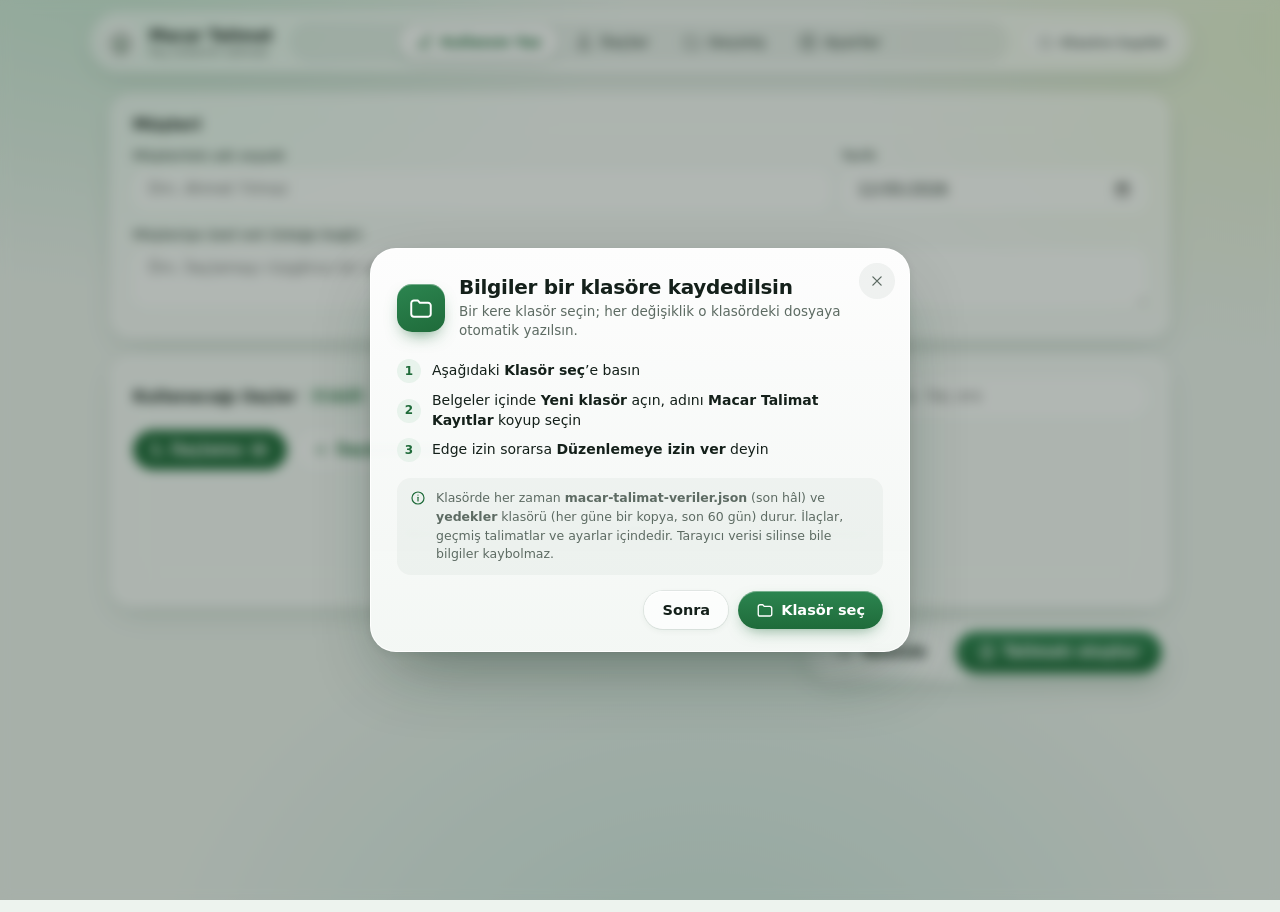
<file: recete/index.html>
<!DOCTYPE html>
<html lang="tr"><head><meta charset="utf-8">
<meta http-equiv="refresh" content="0; url=../kullanim/">
<title>Macar Talimat</title>
<script>location.replace("../kullanim/");</script>
</head><body><p>Program taşındı: <a href="../kullanim/">Macar Talimat</a></p></body></html>
</file>
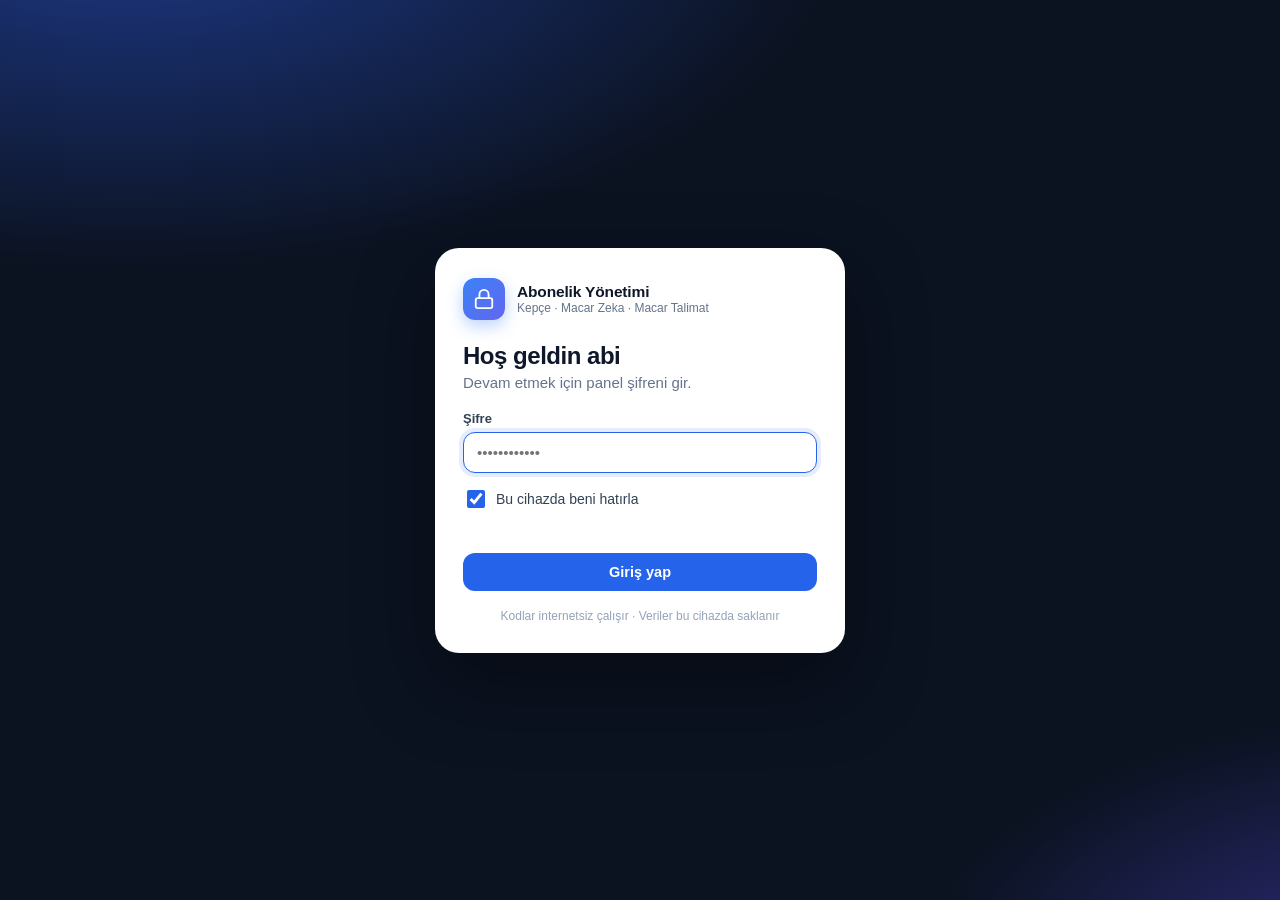
<file: yonetim/index.html>
<!DOCTYPE html>
<html lang="tr">
<head>
<meta charset="utf-8">
<meta name="viewport" content="width=device-width, initial-scale=1, viewport-fit=cover">
<meta name="robots" content="noindex, nofollow">
<meta name="theme-color" content="#0b1220">
<meta name="apple-mobile-web-app-capable" content="yes">
<meta name="apple-mobile-web-app-status-bar-style" content="black-translucent">
<meta name="apple-mobile-web-app-title" content="Abonelik">
<title>Abonelik Yönetimi</title>
<link rel="manifest" href="manifest.webmanifest">
<link rel="icon" href="ikon-192.png">
<link rel="apple-touch-icon" href="ikon-180.png">
<link rel="stylesheet" href="panel.css">
</head>
<body>

<!-- GİRİŞ -->
<div id="giris" class="giris">
  <div class="giris-kart">
    <div class="logo-blok">
      <div class="logo"><svg viewBox="0 0 24 24" fill="none" stroke="currentColor" stroke-width="2" stroke-linecap="round" stroke-linejoin="round"><rect x="3" y="11" width="18" height="11" rx="2"/><path d="M7 11V7a5 5 0 0 1 10 0v4"/></svg></div>
      <div>
        <div class="logo-ad">Abonelik Yönetimi</div>
        <div class="logo-alt">Kepçe · Macar Zeka · Macar Talimat</div>
      </div>
    </div>
    <h1>Hoş geldin abi</h1>
    <p class="soluk">Devam etmek için panel şifreni gir.</p>
    <label class="alan">
      <span>Şifre</span>
      <input id="sifre" type="password" autocomplete="current-password" placeholder="••••••••••••">
    </label>
    <label class="onay"><input id="hatirla" type="checkbox" checked> Bu cihazda beni hatırla</label>
    <div id="girisHata" class="hata-yazi"></div>
    <button id="girisBtn" class="btn btn-ana btn-genis">Giriş yap</button>
    <div class="giris-alt">Kodlar internetsiz çalışır · Veriler bu cihazda saklanır</div>
  </div>
</div>

<!-- UYGULAMA -->
<div id="uyg" class="uyg gizli">
  <aside class="yan">
    <div class="logo-blok">
      <div class="logo"><svg viewBox="0 0 24 24" fill="none" stroke="currentColor" stroke-width="2" stroke-linecap="round" stroke-linejoin="round"><rect x="3" y="11" width="18" height="11" rx="2"/><path d="M7 11V7a5 5 0 0 1 10 0v4"/></svg></div>
      <div><div class="logo-ad">Abonelik</div><div class="logo-alt">Yönetim paneli</div></div>
    </div>
    <nav class="menu">
      <button data-sayfa="genel" class="aktif"><svg viewBox="0 0 24 24"><path d="M3 13h8V3H3zm0 8h8v-6H3zm10 0h8V11h-8zm0-18v6h8V3z"/></svg><span>Genel bakış</span></button>
      <button data-sayfa="musteriler"><svg viewBox="0 0 24 24"><path d="M16 11c1.66 0 2.99-1.34 2.99-3S17.66 5 16 5s-3 1.34-3 3 1.34 3 3 3zm-8 0c1.66 0 2.99-1.34 2.99-3S9.66 5 8 5 5 6.34 5 8s1.34 3 3 3zm0 2c-2.33 0-7 1.17-7 3.5V19h14v-2.5C15 14.17 10.33 13 8 13zm8 0c-.29 0-.62.02-.97.05 1.16.84 1.97 1.97 1.97 3.45V19h6v-2.5c0-2.33-4.67-3.5-7-3.5z"/></svg><span>Müşteriler</span></button>
      <button data-sayfa="odemeler"><svg viewBox="0 0 24 24"><path d="M20 4H4c-1.11 0-2 .89-2 2v12c0 1.11.89 2 2 2h16c1.11 0 2-.89 2-2V6c0-1.11-.89-2-2-2zm0 14H4v-6h16v6zm0-10H4V6h16v2z"/></svg><span>Ödemeler</span></button>
      <button data-sayfa="ayarlar"><svg viewBox="0 0 24 24"><path d="M19.14 12.94c.04-.3.06-.61.06-.94 0-.32-.02-.64-.07-.94l2.03-1.58a.49.49 0 0 0 .12-.61l-1.92-3.32a.488.488 0 0 0-.59-.22l-2.39.96c-.5-.38-1.03-.7-1.62-.94l-.36-2.54a.484.484 0 0 0-.48-.41h-3.84c-.24 0-.43.17-.47.41l-.36 2.54c-.59.24-1.13.57-1.62.94l-2.39-.96c-.22-.08-.47 0-.59.22L2.74 8.87c-.12.21-.08.47.12.61l2.03 1.58c-.05.3-.09.63-.09.94s.02.64.07.94l-2.03 1.58a.49.49 0 0 0-.12.61l1.92 3.32c.12.22.37.29.59.22l2.39-.96c.5.38 1.03.7 1.62.94l.36 2.54c.05.24.24.41.48.41h3.84c.24 0 .44-.17.47-.41l.36-2.54c.59-.24 1.13-.56 1.62-.94l2.39.96c.22.08.47 0 .59-.22l1.92-3.32c.12-.22.07-.47-.12-.61l-2.01-1.58zM12 15.6c-1.98 0-3.6-1.62-3.6-3.6s1.62-3.6 3.6-3.6 3.6 1.62 3.6 3.6-1.62 3.6-3.6 3.6z"/></svg><span>Ayarlar</span></button>
    </nav>
    <div class="yan-alt">
      <div id="yedekUyari" class="yedek-uyari gizli"></div>
      <button id="cikisBtn" class="btn btn-hayalet btn-genis">Çıkış yap</button>
    </div>
  </aside>

  <main class="ana">
    <header class="ust">
      <div>
        <h2 id="baslik">Genel bakış</h2>
        <div id="altBaslik" class="soluk"></div>
      </div>
      <div class="ust-sag">
        <button id="yeniMusteriBtn" class="btn btn-ana"><svg viewBox="0 0 24 24"><path d="M19 13h-6v6h-2v-6H5v-2h6V5h2v6h6v2z"/></svg><span>Yeni müşteri</span></button>
      </div>
    </header>
    <div id="icerik" class="icerik"></div>
  </main>
</div>

<div id="modalKok"></div>
<div id="toastKok" class="toast-kok"></div>

<script src="../lisans/cekirdek.js"></script>
<script src="kasa.js"></script>
<script src="panel.js"></script>
</body>
</html>
</file>
<file: kullanim/style.css>
/* ============================================================
   Macar Talimat — Liquid Glass arayüz
   (A4 çıktı bölümü aşağıda, ekran tasarımından bağımsız)
   ============================================================ */
:root {
  --yesil: #1f6b3a;
  --yesil-koyu: #154d29;
  --yesil-acik: #e8f3ec;
  --altin: #b8892b;
  --yazi: #14201a;
  --soluk: #5d6b63;
  --cizgi: rgba(20, 60, 38, .10);
  --kirmizi: #b3261e;
  --cam: rgba(255, 255, 255, .58);
  --cam-koyu: rgba(255, 255, 255, .78);
  --cam-kenar: rgba(255, 255, 255, .75);
  --cam-golge: 0 1px 0 rgba(255,255,255,.9) inset, 0 0 0 1px rgba(255,255,255,.35) inset, 0 10px 30px -8px rgba(18, 60, 36, .16), 0 2px 6px rgba(18, 60, 36, .05);
  --bulanik: blur(22px) saturate(170%);
  --r: 22px;
}
* { box-sizing: border-box; }
html, body { margin: 0; }
body {
  font-family: "Segoe UI Variable Text", "Segoe UI", system-ui, -apple-system, Roboto, Arial, sans-serif;
  color: var(--yazi); font-size: 15px; min-height: 100vh;
  background:
    radial-gradient(900px 600px at 8% -8%, #c6e6d2 0%, transparent 60%),
    radial-gradient(800px 560px at 102% 4%, #e3efcf 0%, transparent 58%),
    radial-gradient(900px 700px at 55% 112%, #cfe7e0 0%, transparent 62%),
    #edf3ee;
  background-attachment: fixed;
  -webkit-font-smoothing: antialiased;
}
.gizli { display: none !important; }

/* ikon */
.ik { width: 18px; height: 18px; flex: none; vertical-align: -3px; }

/* cam yüzey ortak */
.ust, .kart, .pencere, .bildirim, .onizleme-cubuk {
  background: var(--cam);
  -webkit-backdrop-filter: var(--bulanik); backdrop-filter: var(--bulanik);
  border: 1px solid var(--cam-kenar);
  box-shadow: var(--cam-golge);
}

/* Üst bar — yüzen cam */
.ust {
  position: sticky; top: 12px; z-index: 10;
  display: flex; align-items: center; gap: 16px; flex-wrap: wrap;
  max-width: 1100px; margin: 12px auto 0; padding: 8px 10px 8px 12px;
  border-radius: 999px; color: var(--yazi);
}
.marka { display: flex; align-items: center; gap: 10px; }
.marka-ikon { width: 36px; height: 36px; border-radius: 50%; background: #fff; box-shadow: 0 2px 8px rgba(0,0,0,.08); }
.marka-ad { font-weight: 700; font-size: 16px; letter-spacing: -.2px; }
.marka-alt { font-size: 11.5px; color: var(--soluk); }
.sekmeler {
  display: flex; gap: 2px; flex: 1; justify-content: center; flex-wrap: wrap;
  padding: 4px; border-radius: 999px; background: rgba(20, 60, 38, .06);
}
.sekme {
  display: inline-flex; align-items: center; gap: 7px;
  background: transparent; color: var(--soluk); border: 0; padding: 8px 16px;
  border-radius: 999px; font: inherit; font-size: 14px; font-weight: 600; cursor: pointer; white-space: nowrap;
  transition: background .2s, color .2s, box-shadow .2s;
}
.sekme:hover { color: var(--yazi); background: rgba(255,255,255,.5); }
.sekme.aktif {
  background: rgba(255,255,255,.92); color: var(--yesil);
  box-shadow: 0 1px 0 #fff inset, 0 4px 14px -4px rgba(18, 60, 36, .25);
}

.bant {
  max-width: 1100px; margin: 10px auto 0; border-radius: 999px;
  background: rgba(255, 244, 210, .75); border: 1px solid rgba(236, 215, 150, .8);
  -webkit-backdrop-filter: var(--bulanik); backdrop-filter: var(--bulanik);
  padding: 7px 8px 7px 18px; display: flex; gap: 12px; align-items: center; justify-content: center; font-size: 14px;
}

main { max-width: 1100px; margin: 0 auto; padding: 22px 20px 20px; }
.sayfa { display: none; }
.sayfa.aktif { display: block; animation: gir .25s ease; }
@keyframes gir { from { opacity: 0; transform: translateY(6px); } to { opacity: 1; transform: none; } }

.kart { border-radius: var(--r); padding: 20px 22px; margin-bottom: 16px; }
.kart h2 { margin: 0 0 14px; font-size: 16px; font-weight: 700; letter-spacing: -.1px; display: flex; align-items: center; gap: 8px; }
.kart h2 .ik { color: var(--yesil); }
.kart-bas { display: flex; align-items: center; justify-content: space-between; gap: 12px; flex-wrap: wrap; margin-bottom: 14px; }
.kart-bas h2 { margin: 0; }
.sag { display: flex; gap: 8px; align-items: center; flex-wrap: wrap; }
.rozet { background: rgba(31, 107, 58, .1); color: var(--yesil); font-size: 12px; padding: 3px 10px; border-radius: 99px; font-weight: 600; }

.satir { display: flex; gap: 12px; flex-wrap: wrap; margin-bottom: 4px; }
.alan { display: flex; flex-direction: column; gap: 6px; font-size: 12.5px; font-weight: 600; color: var(--soluk); flex: 1 1 160px; margin-bottom: 12px; }
.alan.genis { flex: 3 1 260px; }
input, select, textarea {
  font: inherit; font-size: 15px; font-weight: 400; color: var(--yazi); padding: 10px 14px;
  border: 1px solid rgba(255,255,255,.9); border-radius: 14px; width: 100%;
  background: rgba(255,255,255,.7);
  box-shadow: 0 1px 2px rgba(18, 60, 36, .06) inset;
  transition: box-shadow .15s, background .15s;
}
textarea { resize: vertical; }
input:focus, select:focus, textarea:focus {
  outline: none; background: #fff;
  box-shadow: 0 0 0 3px rgba(31, 107, 58, .22), 0 1px 2px rgba(18, 60, 36, .06) inset;
}
input[type=search] {
  padding-left: 38px;
  background: rgba(255,255,255,.7) url("data:image/svg+xml,%3Csvg xmlns='http://www.w3.org/2000/svg' viewBox='0 0 24 24' fill='none' stroke='%235d6b63' stroke-width='2' stroke-linecap='round'%3E%3Ccircle cx='11' cy='11' r='7'/%3E%3Cpath d='m20 20-4.2-4.2'/%3E%3C/svg%3E") no-repeat 13px center / 17px;
  border-radius: 999px;
}
input[type=search]:focus { background-color: #fff; }
.ara { width: 260px; max-width: 100%; }
.aciklama { color: var(--soluk); font-size: 13.5px; line-height: 1.5; margin: 0 0 14px; }
.aciklama a { color: var(--yesil); font-weight: 600; text-decoration: none; display: inline-flex; align-items: center; gap: 3px; }
.aciklama a .ik { width: 14px; height: 14px; }
.bos { color: var(--soluk); text-align: center; padding: 28px; }

/* Butonlar — hap */
.btn {
  font: inherit; font-size: 14.5px; font-weight: 600; border: 0; border-radius: 999px; padding: 10px 18px; cursor: pointer;
  display: inline-flex; align-items: center; justify-content: center; gap: 7px; white-space: nowrap;
  transition: transform .12s, background .2s, box-shadow .2s;
}
.btn:active { transform: scale(.97); }
.btn.ana {
  color: #fff;
  background: linear-gradient(180deg, #2c8550, #1f6b3a);
  box-shadow: 0 1px 0 rgba(255,255,255,.35) inset, 0 6px 16px -6px rgba(31, 107, 58, .6);
}
.btn.ana:hover { background: linear-gradient(180deg, #27784a, #185c31); }
.btn.ikincil, .btn.ince {
  color: var(--yazi); background: rgba(255,255,255,.7);
  box-shadow: 0 1px 0 #fff inset, 0 0 0 1px rgba(20, 60, 38, .08), 0 2px 6px rgba(18, 60, 36, .06);
}
.btn.ikincil:hover, .btn.ince:hover { background: rgba(255,255,255,.95); }
.btn.tehlike { background: rgba(179, 38, 30, .09); color: var(--kirmizi); }
.btn.tehlike:hover { background: rgba(179, 38, 30, .15); }
.btn.kucuk { padding: 6px 13px; font-size: 13px; }
.btn.kucuk .ik { width: 16px; height: 16px; }
.ust .btn.ince { padding: 8px 14px; font-size: 13px; }
.dosya-btn { cursor: pointer; }

/* Seçim listesi — tıklanabilir cam kartlar */
.secim-liste { display: grid; grid-template-columns: repeat(auto-fill, minmax(250px, 1fr)); gap: 10px; }
.secim {
  position: relative; display: flex; gap: 11px; align-items: flex-start; padding: 12px 14px;
  border-radius: 16px; cursor: pointer; user-select: none;
  background: rgba(255,255,255,.55); border: 1px solid rgba(255,255,255,.85);
  box-shadow: 0 1px 0 #fff inset, 0 2px 8px -2px rgba(18, 60, 36, .08);
  transition: background .15s, box-shadow .15s, transform .12s;
}
.secim:hover { background: rgba(255,255,255,.85); }
.secim:active { transform: scale(.99); }
.secim input {
  appearance: none; -webkit-appearance: none; width: 22px; height: 22px; margin: 0; padding: 0; flex: none;
  border-radius: 50%; border: 1.6px solid rgba(20, 60, 38, .25); background: rgba(255,255,255,.9);
  display: grid; place-items: center; cursor: pointer; box-shadow: none;
}
.secim input::after {
  content: ""; width: 12px; height: 12px; opacity: 0; transition: opacity .12s;
  background: url("data:image/svg+xml,%3Csvg xmlns='http://www.w3.org/2000/svg' viewBox='0 0 24 24' fill='none' stroke='white' stroke-width='3.2' stroke-linecap='round' stroke-linejoin='round'%3E%3Cpath d='m5 12.5 4.5 4.5L19 7.5'/%3E%3C/svg%3E") center / contain no-repeat;
}
.secim input:checked { background: var(--yesil); border-color: var(--yesil); }
.secim input:checked::after { opacity: 1; }
.secim input:focus { box-shadow: 0 0 0 3px rgba(31, 107, 58, .22); }
.secim.secili {
  background: rgba(232, 243, 236, .9); border-color: rgba(31, 107, 58, .35);
  box-shadow: 0 1px 0 #fff inset, 0 0 0 1px rgba(31, 107, 58, .25), 0 6px 16px -8px rgba(31, 107, 58, .45);
}
.secim-ad { font-weight: 600; }
.secim-alt { font-size: 12.5px; color: var(--soluk); margin-top: 2px; line-height: 1.4; }
.sira { display: none; background: var(--yesil); color: #fff; border-radius: 99px; font-size: 11px; font-weight: 700; padding: 1px 7px; margin-left: 6px; }
.secim.secili .sira { display: inline-block; }

.alt-cubuk {
  position: sticky; bottom: 14px; display: flex; justify-content: flex-end; gap: 8px;
  width: fit-content; margin-left: auto; padding: 7px; border-radius: 999px;
  background: var(--cam);
  -webkit-backdrop-filter: var(--bulanik); backdrop-filter: var(--bulanik);
  border: 1px solid var(--cam-kenar); box-shadow: var(--cam-golge);
}
.alt-cubuk .btn { padding: 12px 22px; font-size: 15.5px; }

/* İlaç listesi */
.avatar {
  width: 38px; height: 38px; border-radius: 12px; flex: none; display: grid; place-items: center;
  color: var(--yesil); background: rgba(31, 107, 58, .09);
}
.avatar .ik { width: 19px; height: 19px; }
.ilac-liste { display: flex; flex-direction: column; gap: 6px; }
.ilac-satir {
  display: flex; align-items: center; gap: 12px; padding: 9px 12px; border-radius: 16px; cursor: pointer;
  transition: background .15s;
}
.ilac-satir:hover { background: rgba(255,255,255,.7); }
.ok-ikon { color: var(--soluk); opacity: 0; transition: opacity .15s; }
.ilac-satir:hover .ok-ikon { opacity: .8; }
.ilac-bilgi { flex: 1; min-width: 0; }
.ilac-ad { font-weight: 600; }
.ilac-alt { font-size: 12.5px; color: var(--soluk); overflow: hidden; text-overflow: ellipsis; white-space: nowrap; }
.eksik { font-size: 11.5px; font-weight: 600; color: #8a5d00; background: rgba(255, 214, 120, .35); padding: 3px 9px; border-radius: 99px; white-space: nowrap; }

/* Geçmiş */
.gecmis-satir { display: flex; align-items: center; gap: 12px; padding: 9px 12px; border-radius: 16px; flex-wrap: wrap; }
.gecmis-satir:hover { background: rgba(255,255,255,.6); }
.gecmis-bilgi { flex: 1; min-width: 160px; }
.gecmis-ad { font-weight: 600; }
.gecmis-alt { font-size: 12.5px; color: var(--soluk); }

.logo-satir { align-items: center; gap: 16px; margin-bottom: 14px; }
.logo-satir > div:last-child { display: flex; gap: 8px; flex-wrap: wrap; }
.logo-onizle { width: 76px; height: 76px; border-radius: 18px; background: #fff; display: grid; place-items: center; overflow: hidden; box-shadow: 0 0 0 1px rgba(20, 60, 38, .08), 0 4px 12px -4px rgba(18, 60, 36, .15); }
.logo-onizle img { max-width: 88%; max-height: 88%; }

/* Pencere */
.pencere { border-radius: 26px; padding: 0; width: min(760px, 94vw); background: var(--cam-koyu); color: var(--yazi); }
.pencere::backdrop { background: rgba(20, 34, 26, .28); -webkit-backdrop-filter: blur(6px); backdrop-filter: blur(6px); }
.pencere form { padding: 22px 24px; max-height: 90vh; overflow: auto; }
.pencere h2 { margin: 0 0 16px; font-size: 19px; }
.pencere-alt { display: flex; gap: 8px; margin-top: 8px; }
.bosluk { flex: 1; }

.bildirim {
  position: fixed; left: 50%; bottom: 26px; transform: translate(-50%, 40px); opacity: 0;
  display: flex; align-items: center; gap: 9px; font-weight: 600; font-size: 14.5px;
  background: rgba(24, 36, 29, .78); color: #fff; border-color: rgba(255,255,255,.14);
  padding: 11px 20px; border-radius: 999px; transition: .25s; pointer-events: none; z-index: 50;
}
.bildirim.goster { opacity: 1; transform: translate(-50%, 0); }
.bildirim.tamam .ik { color: #8be0a8; }
.bildirim.uyari .ik { color: #ffc777; }

/* Önizleme */
.onizleme { position: fixed; inset: 0; background: rgba(60, 72, 65, .55); -webkit-backdrop-filter: blur(14px); backdrop-filter: blur(14px); overflow: auto; z-index: 30; }
.onizleme-cubuk {
  position: sticky; top: 12px; display: flex; align-items: center; gap: 12px; padding: 7px 8px;
  max-width: 900px; margin: 12px auto 0; border-radius: 999px; z-index: 2;
}
.onizleme-yazi { flex: 1; font-size: 13px; color: var(--soluk); text-align: center; }

/* Cam bulanıklığı desteklenmiyorsa ya da sistem saydamlığı kapattıysa: düz, okunur yüzeyler */
@supports not ((backdrop-filter: blur(1px)) or (-webkit-backdrop-filter: blur(1px))) {
  :root { --cam: rgba(255,255,255,.92); --cam-koyu: #fff; }
}
@media (prefers-reduced-transparency: reduce) {
  :root { --cam: rgba(255,255,255,.96); --cam-koyu: #fff; --bulanik: none; }
}

/* ============ A4 KAĞIT ============ */
.kagit { padding: 24px 0 60px; }
.a4 {
  width: 210mm; min-height: 297mm; margin: 0 auto; background: #fff; color: #111;
  padding: 14mm 15mm 14mm; box-shadow: 0 4px 24px rgba(0,0,0,.35);
  font-size: 10.5pt; line-height: 1.4; display: flex; flex-direction: column;
}
.r-bas { display: flex; align-items: center; gap: 14px; border-bottom: 2.5px solid var(--yesil); padding-bottom: 10px; }
.r-logo { height: 24mm; width: auto; max-width: 45mm; object-fit: contain; }
.r-dukkan { font-size: 17pt; font-weight: 800; color: var(--yesil); letter-spacing: .5px; }
.r-iletisim { font-size: 9pt; color: #444; }
.r-baslik-sag { margin-left: auto; text-align: right; }
.r-belge { white-space: nowrap; font-size: 12pt; font-weight: 700; color: var(--yesil); text-transform: uppercase; letter-spacing: 1px; }
.r-tarih { font-size: 9.5pt; color: #444; }
.r-musteri {
  display: flex; gap: 20px; flex-wrap: wrap; margin: 10px 0 8px; padding: 9px 12px; background: var(--yesil-acik);
  border-radius: 8px; -webkit-print-color-adjust: exact; print-color-adjust: exact;
}
.r-musteri b { font-size: 12.5pt; }
.r-etiket { font-size: 8.5pt; color: #4b5a50; text-transform: uppercase; letter-spacing: .5px; display: block; }
.r-not { margin: 0 0 8px; padding: 7px 12px; border-left: 3px solid var(--altin); background: #fbf6ea; font-size: 10pt; -webkit-print-color-adjust: exact; print-color-adjust: exact; }
.r-ilac { border: 1px solid #cfd8d2; border-radius: 8px; margin-top: 8px; break-inside: avoid; page-break-inside: avoid; overflow: hidden; }
.r-ilac-bas { display: flex; align-items: baseline; gap: 10px; padding: 6px 12px; background: #f1f5f2; border-bottom: 1px solid #cfd8d2; -webkit-print-color-adjust: exact; print-color-adjust: exact; }
.r-no { background: var(--yesil); color: #fff; border-radius: 99px; min-width: 22px; height: 22px; display: inline-grid; place-items: center; font-weight: 700; font-size: 10pt; -webkit-print-color-adjust: exact; print-color-adjust: exact; }
.r-ilac-ad { font-weight: 800; font-size: 12pt; }
.r-ilac-tur { font-size: 9pt; color: #555; margin-left: auto; }
.r-ilac-govde { padding: 7px 12px 8px; }
.r-bilgiler { display: grid; grid-template-columns: repeat(3, 1fr); gap: 4px 14px; margin-bottom: 4px; }
.r-bilgi .r-etiket { font-size: 7.5pt; }
.r-bilgi div { font-weight: 600; }
.r-adimlar { margin: 4px 0 0; padding-left: 18px; }
.r-adimlar li { margin: 1px 0; }
.r-dikkat { margin-top: 5px; font-size: 9.5pt; color: #8a1c14; }
.r-alt { margin-top: auto; padding-top: 12px; }
.r-uyari { border: 1.5px solid #e2b9b4; background: #fdf3f2; border-radius: 8px; padding: 8px 12px; font-size: 9pt; color: #222; -webkit-print-color-adjust: exact; print-color-adjust: exact; }
.r-uyari b { color: #8a1c14; }
.r-uyari ul { margin: 3px 0 0; padding-left: 16px; columns: 2; column-gap: 18px; }
.r-imza { display: flex; justify-content: flex-end; margin-top: 12px; }
.r-imza-kutu { text-align: center; min-width: 60mm; border-top: 1px solid #555; padding-top: 4px; font-size: 9.5pt; }


/* A4 içindeki ikonlar */
.a4 .ik { width: 1.05em; height: 1.05em; vertical-align: -.15em; margin-right: 4px; }

@media (max-width: 760px) {
  .ust { top: 8px; margin: 8px 8px 0; border-radius: 26px; justify-content: space-between; }
  .sekmeler { order: 3; flex: 1 1 100%; justify-content: space-between; }
  .sekme { flex: 1; justify-content: center; padding: 8px 4px; font-size: 12.5px; gap: 5px; }
  main { padding: 16px 10px; }
  .kart { padding: 16px; border-radius: 20px; }
  .alt-cubuk { width: auto; margin-left: 0; justify-content: stretch; }
  .alt-cubuk .btn { flex: 1; }
  .kagit { overflow-x: auto; }
  .onizleme-cubuk { margin: 8px; border-radius: 26px; flex-wrap: wrap; }
  .onizleme-yazi { display: none; }
}
@media (max-width: 480px) {
  .sekme .ik { display: none; }
}

@page { size: A4; margin: 12mm 14mm; }
@media print {
  html, body { background: #fff; }
  .no-print, main, .ust { display: none !important; }
  .onizleme { position: static; background: #fff; overflow: visible; -webkit-backdrop-filter: none; backdrop-filter: none; }
  .onizleme.gizli { display: block !important; }
  .kagit { padding: 0; }
  .a4 { box-shadow: none; margin: 0; padding: 0; width: auto; min-height: 272mm; }
}

/* Kategoriler */
.gruplar { display: flex; flex-direction: column; gap: 16px; }
.grup-bas { font-weight: 700; color: var(--yesil); font-size: 14px; margin: 0 0 8px 4px; display: flex; align-items: center; gap: 6px; }
.grup-sayi { background: var(--yesil-acik); color: var(--yesil); font-size: 11px; padding: 1px 7px; border-radius: 99px; }
.kat-liste { display: flex; flex-direction: column; gap: 8px; margin-bottom: 10px; }
.kat-satir { display: flex; align-items: center; gap: 8px; }
.kat-satir .kat-ad { flex: 1; }
.kat-adet { font-size: 12px; color: var(--soluk); white-space: nowrap; min-width: 52px; }
.kat-satir .btn[disabled] { opacity: .3; cursor: default; }
.kat-ekle input { flex: 1; }
.r-kat { text-transform: uppercase; letter-spacing: .3px; }
.r-kalem { padding: 3px 0; border-bottom: 1px dashed #e1e7e3; }
.r-kalem:last-child { border-bottom: 0; }
.r-alt-adim { margin: 2px 0 0; padding-left: 18px; }

/* İlaçlamalar (1. / 2. ilaçlama) */
.tur-cubuk { display: flex; flex-wrap: wrap; gap: 8px; margin: 0 0 12px; }
.tur-btn { font: inherit; font-weight: 600; border: 1.5px solid var(--cizgi); background: rgba(255,255,255,.7); color: var(--yesil); border-radius: 99px; padding: 8px 16px; cursor: pointer; display: inline-flex; align-items: center; gap: 6px; min-height: 40px; }
.tur-btn:hover { border-color: var(--yesil); }
.tur-btn.aktif { background: var(--yesil); color: #fff; border-color: var(--yesil); }
.tur-sayi { font-size: 12px; background: var(--yesil-acik); color: var(--yesil); border-radius: 99px; padding: 0 7px; }
.tur-btn.aktif .tur-sayi { background: rgba(255,255,255,.25); color: #fff; }
.tur-ekle { border-style: dashed; }
.tur-alt { display: flex; gap: 8px; align-items: center; margin: -4px 0 14px; }
.tur-alt input { flex: 1; }
.secim-diger { font-size: 11px; color: var(--altin); margin-top: 3px; font-weight: 600; }
.r-tur { margin-top: 10px; }
.r-tur + .r-tur { margin-top: 14px; padding-top: 10px; border-top: 2px dashed #b9cbbf; }
.r-tur-bas { display: flex; align-items: baseline; gap: 10px; font-size: 13.5pt; font-weight: 800; color: var(--yesil); text-transform: uppercase; letter-spacing: .5px; break-after: avoid; page-break-after: avoid; }
.r-tur-not { font-size: 10pt; font-weight: 600; color: #6b5a2a; text-transform: none; letter-spacing: 0; }

/* Kâğıt: her ilaçlama bir kutu */
.r-tur-kutu { margin-top: 10px; border: 1.5px solid #9fbaa8; }
.r-tur-kutu .r-ilac-bas { background: var(--yesil-acik); padding: 7px 12px; }
.r-tur-ad { text-transform: uppercase; letter-spacing: .5px; color: var(--yesil); font-size: 12.5pt; }
.r-tur-kutu .r-tur-not { margin-left: auto; }
.r-tur-kutu .r-kalem { padding: 4px 0; font-size: 11pt; }

/* ---------------- kayıt klasörü ---------------- */
.kls-cip { display: inline-flex; align-items: center; gap: 7px; border: none; border-radius: 999px; padding: 7px 13px; font: inherit; font-size: 12.5px; font-weight: 600; cursor: pointer; white-space: nowrap; background: rgba(255,255,255,.7); color: var(--yazi); box-shadow: 0 1px 0 #fff inset, 0 0 0 1px rgba(20,60,38,.08); }
.kls-cip .ik { width: 16px; height: 16px; }
.kls-cip.iyi .ik { color: var(--yesil); }
.kls-cip.uyari { background: rgba(179,38,30,.09); color: var(--kirmizi); }
.kls-cip.soluk { color: var(--soluk); }
.kls-cip:hover { background: rgba(255,255,255,.95); }
.kls-cip.uyari:hover { background: rgba(179,38,30,.15); }
.kls-yer { display: flex; align-items: center; gap: 8px; font-size: 15px; margin-bottom: 4px; }
.kls-yer .ik { color: var(--yesil); }
.kls-perde { position: fixed; inset: 0; z-index: 200; display: flex; align-items: center; justify-content: center; padding: 18px; background: rgba(20,34,26,.32); -webkit-backdrop-filter: blur(6px); backdrop-filter: blur(6px); animation: klsBelir .18s ease-out; }
.kls-pencere { position: relative; width: min(540px, 100%); max-height: calc(100vh - 36px); overflow-y: auto; background: linear-gradient(180deg, rgba(255,255,255,.97), rgba(246,250,247,.96)); border: 1px solid rgba(255,255,255,.9); border-radius: 26px; box-shadow: 0 30px 70px -20px rgba(10,40,25,.45), 0 2px 8px rgba(10,40,25,.08); padding: 26px 26px 22px; color: var(--yazi); animation: klsYuksel .22s cubic-bezier(.2,.9,.3,1.2); }
@keyframes klsBelir { from { opacity: 0; } to { opacity: 1; } }
@keyframes klsYuksel { from { opacity: 0; transform: translateY(14px) scale(.98); } to { opacity: 1; transform: none; } }
.kls-kapat { position: absolute; top: 14px; right: 14px; width: 36px; height: 36px; border-radius: 50%; border: none; background: rgba(20,60,38,.06); color: var(--soluk); display: flex; align-items: center; justify-content: center; cursor: pointer; }
.kls-kapat:hover { background: rgba(20,60,38,.12); color: var(--yazi); }
.kls-ust { display: flex; align-items: center; gap: 14px; margin-bottom: 18px; padding-right: 36px; }
.kls-logo { width: 48px; height: 48px; border-radius: 15px; flex: none; display: flex; align-items: center; justify-content: center; color: #fff; background: linear-gradient(160deg, #2c8550, #1f6b3a); box-shadow: 0 1px 0 rgba(255,255,255,.35) inset, 0 8px 18px -8px rgba(31,107,58,.8); }
.kls-logo svg { width: 26px; height: 26px; }
.kls-ust h2 { margin: 0; font-size: 20px; letter-spacing: -.3px; }
.kls-ust p { margin: 3px 0 0; font-size: 13.5px; color: var(--soluk); line-height: 1.45; }
.kls-adim { list-style: none; margin: 0 0 16px; padding: 0; display: flex; flex-direction: column; gap: 8px; }
.kls-adim li { display: flex; gap: 11px; align-items: center; font-size: 14px; line-height: 1.4; }
.kls-adim li b { width: 24px; height: 24px; border-radius: 50%; flex: none; display: flex; align-items: center; justify-content: center; font-size: 12px; background: var(--yesil-acik); color: var(--yesil); }
.kls-not { display: flex; gap: 10px; align-items: flex-start; font-size: 12.5px; color: var(--soluk); line-height: 1.5; background: rgba(20,60,38,.04); border-radius: 14px; padding: 11px 13px; }
.kls-not .ik { width: 16px; height: 16px; margin-top: 1px; color: var(--yesil); }
.kls-alt { display: flex; gap: 10px; justify-content: flex-end; flex-wrap: wrap; margin-top: 16px; }
.kls-sayilar { display: grid; grid-template-columns: 1fr 1fr; gap: 8px; margin-bottom: 12px; }
.kls-sayilar div { background: rgba(20,60,38,.04); border-radius: 14px; padding: 10px 12px; }
.kls-sayilar b { display: block; font-size: 15px; }
.kls-sayilar small { font-size: 11.5px; color: var(--soluk); }
.kls-radyo { display: flex; flex-direction: column; gap: 8px; }
.kls-radyo label { display: flex; gap: 10px; align-items: flex-start; padding: 11px 13px; border-radius: 14px; background: #fff; box-shadow: 0 0 0 1px rgba(20,60,38,.09); font-size: 13.5px; cursor: pointer; line-height: 1.4; }
.kls-radyo label:has(input:checked) { box-shadow: 0 0 0 1.5px var(--yesil); background: rgba(232,243,236,.6); }
.kls-radyo input { width: 18px; height: 18px; margin: 1px 0 0; flex: none; accent-color: var(--yesil); }
.kls-radyo small { display: block; color: var(--soluk); font-size: 12px; margin-top: 2px; }
@media (max-width: 760px) { .kls-cip span { display: none; } .kls-cip { padding: 8px; } }
@media print { .kls-perde, .kls-cip { display: none !important; } }
/* ---------------- şifre kilidi ---------------- */
.klt-perde { position: fixed; inset: 0; z-index: 2147483000; display: flex; align-items: center; justify-content: center; padding: 20px;
  background: radial-gradient(900px 600px at 10% -10%, #c6e6d2 0%, transparent 60%), radial-gradient(800px 560px at 105% 5%, #e3efcf 0%, transparent 58%), radial-gradient(900px 700px at 55% 112%, #cfe7e0 0%, transparent 62%), #edf3ee;
  animation: kltBelir .2s ease-out; font-family: "Segoe UI Variable Text", "Segoe UI", system-ui, -apple-system, sans-serif; color: #14201a; }
.klt-perde.cikis { animation: kltKaybol .22s ease-in forwards; }
@keyframes kltBelir { from { opacity: 0; } to { opacity: 1; } }
@keyframes kltKaybol { to { opacity: 0; transform: scale(1.02); } }
.klt-kart { width: min(400px, 100%); text-align: center; background: linear-gradient(180deg, rgba(255,255,255,.86), rgba(255,255,255,.7)); border: 1px solid rgba(255,255,255,.95); border-radius: 30px; padding: 34px 30px 24px; box-shadow: 0 1px 0 #fff inset, 0 30px 60px -24px rgba(18,60,36,.35), 0 2px 8px rgba(18,60,36,.06); }
.klt-kart.salla { animation: kltSalla .4s; }
@keyframes kltSalla { 0%,100% { transform: none; } 20% { transform: translateX(-9px); } 40% { transform: translateX(8px); } 60% { transform: translateX(-6px); } 80% { transform: translateX(4px); } }
.klt-logo { width: 68px; height: 68px; border-radius: 20px; display: block; margin: 0 auto 14px; box-shadow: 0 10px 24px -10px rgba(31,93,69,.6); object-fit: cover; }
.klt-logo-ik { display: flex; align-items: center; justify-content: center; background: linear-gradient(160deg, #2c8550, #1f6b3a); color: #fff; }
.klt-logo-ik .ik { width: 32px; height: 32px; }
.klt-kart h1 { margin: 0 0 6px; font-size: 23px; letter-spacing: -.4px; }
.klt-alt { margin: 0 0 20px; font-size: 14px; color: #5d6b63; line-height: 1.5; }
.klt-alt .ik { width: 15px; height: 15px; vertical-align: -2px; margin-right: 5px; color: #1f6b3a; }
.klt-form { display: flex; flex-direction: column; gap: 10px; }
.klt-girdi { width: 100%; box-sizing: border-box; min-height: 50px; padding: 12px 16px; font: inherit; font-size: 16px; color: #14201a; border: 1px solid rgba(255,255,255,.95); border-radius: 16px; background: rgba(255,255,255,.85); box-shadow: 0 1px 2px rgba(18,60,36,.08) inset, 0 0 0 1px rgba(20,60,38,.08); outline: none; }
.klt-girdi:focus { background: #fff; box-shadow: 0 0 0 3px rgba(31,93,69,.25); }
.klt-girdi.pin { text-align: center; font-size: 26px; letter-spacing: 10px; font-weight: 700; }
.klt-girdi:disabled { opacity: .5; }
.klt-btn { display: inline-flex; align-items: center; justify-content: center; gap: 8px; width: 100%; min-height: 50px; border: none; border-radius: 999px; font: inherit; font-size: 16px; font-weight: 700; color: #fff; cursor: pointer; background: linear-gradient(180deg, #2c8550, #1f6b3a); box-shadow: 0 1px 0 rgba(255,255,255,.35) inset, 0 8px 18px -8px rgba(31,107,58,.7); margin-top: 2px; }
.klt-btn:hover { background: linear-gradient(180deg, #27784a, #185c31); }
.klt-btn:disabled { opacity: .5; cursor: not-allowed; }
.klt-btn .ik { width: 18px; height: 18px; }
.klt-hata { min-height: 22px; margin: 10px 0 4px; font-size: 13.5px; color: #b3261e; font-weight: 600; }
.klt-link { display: inline-flex; align-items: center; gap: 6px; border: none; background: none; color: #1f6b3a; font: inherit; font-size: 13.5px; font-weight: 600; cursor: pointer; padding: 8px; border-radius: 10px; }
.klt-link:hover { background: rgba(31,107,58,.08); }
.klt-link .ik { width: 15px; height: 15px; }
.klt-cihazkod { font-size: 30px; font-weight: 800; letter-spacing: 3px; color: #1f6b3a; background: rgba(31,107,58,.08); border-radius: 16px; padding: 12px; margin: 0 0 14px; font-variant-numeric: tabular-nums; user-select: all; }
#kltAcma { text-align: center; text-transform: uppercase; letter-spacing: 1px; margin-bottom: 2px; }

.klt-pencere-perde { position: fixed; inset: 0; z-index: 2147482000; display: flex; align-items: center; justify-content: center; padding: 18px; background: rgba(20,34,26,.32); -webkit-backdrop-filter: blur(6px); backdrop-filter: blur(6px); font-family: "Segoe UI Variable Text", "Segoe UI", system-ui, sans-serif; color: #14201a; }
.klt-pencere { position: relative; width: min(460px, 100%); max-height: calc(100vh - 36px); overflow-y: auto; background: linear-gradient(180deg, rgba(255,255,255,.98), rgba(246,250,247,.97)); border-radius: 26px; padding: 26px 24px 20px; box-shadow: 0 30px 70px -20px rgba(10,40,25,.45); text-align: left; }
.klt-pencere h2 { margin: 0 0 4px; font-size: 20px; }
.klt-pencere .klt-alt { margin-bottom: 14px; }
.klt-kapat { position: absolute; top: 14px; right: 14px; width: 36px; height: 36px; border-radius: 50%; border: none; background: rgba(20,60,38,.06); color: #5d6b63; display: flex; align-items: center; justify-content: center; cursor: pointer; }
.klt-etiket { display: block; font-size: 13px; font-weight: 600; color: #5d6b63; margin: 12px 0 6px; }
.klt-tur { display: grid; grid-template-columns: 1fr 1fr; gap: 8px; margin-top: 4px; }
.klt-tur label { display: flex; gap: 9px; align-items: flex-start; padding: 10px 12px; border-radius: 14px; background: #fff; box-shadow: 0 0 0 1px rgba(20,60,38,.09); cursor: pointer; font-size: 14px; line-height: 1.3; margin: 0; color: #14201a; }
.klt-tur label:has(input:checked) { box-shadow: 0 0 0 1.5px #1f6b3a; background: rgba(232,243,236,.6); }
.klt-tur input { width: 17px; height: 17px; min-height: 0; margin: 1px 0 0; accent-color: #1f6b3a; flex: none; }
.klt-tur small { display: block; color: #5d6b63; font-size: 12px; font-weight: 400; }
.klt-not { display: flex; gap: 9px; align-items: flex-start; font-size: 12.5px; color: #5d6b63; line-height: 1.5; background: rgba(20,60,38,.04); border-radius: 14px; padding: 10px 12px; margin-top: 14px; }
.klt-not .ik { width: 16px; height: 16px; color: #1f6b3a; margin-top: 1px; flex: none; }
.klt-alt-btn { display: flex; gap: 10px; justify-content: flex-end; margin-top: 6px; }
.btn-klt { display: inline-flex; align-items: center; justify-content: center; gap: 8px; min-height: 44px; padding: 0 20px; border: none; border-radius: 999px; font: inherit; font-size: 15px; font-weight: 700; color: #fff; cursor: pointer; background: linear-gradient(180deg, #2c8550, #1f6b3a); }
.btn-klt.ikinci { background: rgba(255,255,255,.9); color: #14201a; box-shadow: 0 0 0 1px rgba(20,60,38,.1); }
.btn-klt.tehlike { background: #b3261e; }
.klt-aciklama { margin: 0 0 12px; font-size: 13.5px; color: #5d6b63; line-height: 1.55; }
.klt-aciklama b { color: #14201a; }
.klt-aciklama .ik { width: 15px; height: 15px; color: #1f6b3a; vertical-align: -2px; margin-right: 4px; }
.klt-satir { display: flex; gap: 9px; flex-wrap: wrap; }
#kltHizli[hidden] { display: none !important; }
/* kilitliyken Ctrl+P ile kayıtlar yazdırılamasın */
@media print { body.klt-kilitli > *:not(#kltPerde) { display: none !important; } .klt-pencere-perde { display: none !important; } }
</file>
<file: yonetim/panel.css>
:root{
  --bg:#f4f6fa; --kart:#fff; --cizgi:#e6e9f0; --yazi:#0f172a; --soluk:#64748b; --soluk2:#94a3b8;
  --ana:#2563eb; --ana-koyu:#1d4ed8; --ana-acik:#eff4ff;
  --yesil:#16a34a; --yesil-acik:#ecfdf3; --sari:#b45309; --sari-acik:#fff7e6; --kirmizi:#dc2626; --kirmizi-acik:#fef2f2;
  --mor:#7c3aed; --mor-acik:#f3efff;
  --yan:#0b1220; --yan-yazi:#cbd5e1;
  --golge:0 1px 2px rgba(16,24,40,.04),0 4px 16px rgba(16,24,40,.06);
  --r:16px;
}
*{box-sizing:border-box}
html,body{margin:0;height:100%}
html{-webkit-text-size-adjust:100%;text-size-adjust:100%}
body{font-family:-apple-system,BlinkMacSystemFont,"Segoe UI",Roboto,"Helvetica Neue",Arial,sans-serif;background:var(--bg);color:var(--yazi);font-size:15px;-webkit-font-smoothing:antialiased;-webkit-tap-highlight-color:transparent}
button,input,select,textarea{font:inherit;color:inherit}
svg{width:20px;height:20px;fill:currentColor;flex:none}
.gizli{display:none!important}
.soluk{color:var(--soluk)}
.mono{font-family:ui-monospace,SFMono-Regular,Menlo,Consolas,monospace}

/* düğmeler */
.btn{display:inline-flex;align-items:center;justify-content:center;gap:8px;border:1px solid transparent;border-radius:12px;padding:10px 16px;font-weight:600;font-size:14.5px;cursor:pointer;transition:background .15s,border-color .15s,transform .05s;white-space:nowrap;background:none}
.btn:active{transform:scale(.98)}
.btn svg{width:18px;height:18px}
.btn-ana{background:var(--ana);color:#fff}.btn-ana:hover{background:var(--ana-koyu)}
.btn-ikinci{background:#fff;border-color:var(--cizgi);color:var(--yazi)}.btn-ikinci:hover{border-color:#cfd5e1;background:#fafbfd}
.btn-hayalet{color:var(--yan-yazi);border-color:rgba(255,255,255,.12)}.btn-hayalet:hover{background:rgba(255,255,255,.06)}
.btn-tehlike{background:var(--kirmizi-acik);color:var(--kirmizi)}.btn-tehlike:hover{background:#fde4e4}
.btn-yesil{background:var(--yesil);color:#fff}.btn-yesil:hover{background:#15803d}
.btn-kucuk{padding:7px 11px;font-size:13px;border-radius:10px}
.btn-genis{width:100%}
.btn:disabled{opacity:.5;cursor:default}

/* alanlar */
.alan{display:block;margin-bottom:14px}
.alan>span{display:block;font-size:13px;font-weight:600;color:#334155;margin-bottom:6px}
.alan input,.alan select,.alan textarea{width:100%;border:1.5px solid var(--cizgi);background:#fff;border-radius:12px;padding:11px 13px;font-size:15px;outline:none;transition:border-color .15s,box-shadow .15s}
.alan input:focus,.alan select:focus,.alan textarea:focus{border-color:var(--ana);box-shadow:0 0 0 4px rgba(37,99,235,.12)}
.alan small{display:block;color:var(--soluk2);font-size:12px;margin-top:5px}
.izgara2{display:grid;grid-template-columns:1fr 1fr;gap:0 12px}
.onay{display:flex;align-items:center;gap:8px;font-size:14px;color:#334155;margin:4px 0 14px;cursor:pointer}
.onay input{width:18px;height:18px;accent-color:var(--ana)}
.hata-yazi{color:var(--kirmizi);font-size:13.5px;min-height:18px;margin-bottom:10px}

/* giriş */
.giris{min-height:100%;display:flex;align-items:center;justify-content:center;padding:24px;background:radial-gradient(1200px 600px at 10% -10%,#1e3a8a 0%,transparent 60%),radial-gradient(900px 500px at 110% 110%,#312e81 0%,transparent 55%),#0b1220}
.giris-kart{width:100%;max-width:410px;background:#fff;border-radius:24px;padding:30px 28px;box-shadow:0 30px 80px rgba(0,0,0,.35)}
.giris-kart h1{font-size:24px;margin:22px 0 4px;letter-spacing:-.02em}
.giris-kart .soluk{margin:0 0 20px}
.giris-alt{margin-top:18px;text-align:center;font-size:12px;color:var(--soluk2)}
.logo-blok{display:flex;align-items:center;gap:12px}
.logo{width:42px;height:42px;border-radius:12px;background:linear-gradient(135deg,#3b82f6,#6366f1);color:#fff;display:flex;align-items:center;justify-content:center;box-shadow:0 6px 16px rgba(59,130,246,.35)}
.logo svg{width:22px;height:22px;fill:none}
.logo-ad{font-weight:700;font-size:15.5px;letter-spacing:-.01em}
.logo-alt{font-size:12px;color:var(--soluk)}

/* yerleşim */
.uyg{display:flex;min-height:100%}
.yan{width:250px;flex:none;background:var(--yan);color:var(--yan-yazi);padding:22px 16px;display:flex;flex-direction:column;position:sticky;top:0;height:100vh}
.yan .logo-ad{color:#fff}.yan .logo-alt{color:#7c8aa5}
.menu{margin-top:28px;display:flex;flex-direction:column;gap:4px}
.menu button{display:flex;align-items:center;gap:12px;border:0;background:none;color:#9aa8c0;padding:11px 12px;border-radius:12px;cursor:pointer;font-weight:550;font-size:14.5px;text-align:left}
.menu button:hover{background:rgba(255,255,255,.05);color:#e2e8f0}
.menu button.aktif{background:rgba(59,130,246,.16);color:#fff}
.menu button.aktif svg{color:#60a5fa}
.yan-alt{margin-top:auto;display:flex;flex-direction:column;gap:10px}
.yedek-uyari{font-size:12.5px;line-height:1.45;background:rgba(245,158,11,.12);color:#fcd34d;border:1px solid rgba(245,158,11,.25);border-radius:12px;padding:10px 12px;cursor:pointer}
.ana{flex:1;min-width:0;padding:26px 32px 40px}
.ust{display:flex;align-items:flex-start;justify-content:space-between;gap:16px;margin-bottom:22px}
.ust h2{margin:0;font-size:26px;letter-spacing:-.02em}
.ust .soluk{font-size:14px;margin-top:3px}
.icerik{max-width:1180px}

/* kartlar */
.kart{background:var(--kart);border:1px solid var(--cizgi);border-radius:var(--r);box-shadow:var(--golge)}
.kart-bas{display:flex;align-items:center;justify-content:space-between;gap:12px;padding:16px 18px;border-bottom:1px solid var(--cizgi)}
.kart-bas h3{margin:0;font-size:16px}
.kart-ic{padding:16px 18px}
.istatler{display:grid;grid-template-columns:repeat(4,1fr);gap:14px;margin-bottom:18px}
.istat{padding:18px}
.istat-ust{display:flex;align-items:center;justify-content:space-between;color:var(--soluk);font-size:13px;font-weight:600}
.istat-ikon{width:34px;height:34px;border-radius:10px;display:flex;align-items:center;justify-content:center}
.istat-ikon svg{width:18px;height:18px}
.istat-deger{font-size:28px;font-weight:750;letter-spacing:-.02em;margin-top:10px}
.istat-alt{font-size:12.5px;color:var(--soluk2);margin-top:2px}
.renk-mavi{background:var(--ana-acik);color:var(--ana)}.renk-yesil{background:var(--yesil-acik);color:var(--yesil)}
.renk-sari{background:var(--sari-acik);color:var(--sari)}.renk-kirmizi{background:var(--kirmizi-acik);color:var(--kirmizi)}
.renk-mor{background:var(--mor-acik);color:var(--mor)}
.iki-kolon{display:grid;grid-template-columns:1.4fr 1fr;gap:18px}

/* uygulama kartları */
.uyg-satir{display:flex;align-items:center;gap:12px;padding:12px 0;border-bottom:1px solid var(--cizgi)}
.uyg-satir:last-child{border-bottom:0}
.uyg-rozet{width:38px;height:38px;border-radius:11px;display:flex;align-items:center;justify-content:center;font-weight:750;font-size:13px;color:#fff;flex:none}
.uyg-KP{background:linear-gradient(135deg,#f97316,#ef4444)}
.uyg-MZ{background:linear-gradient(135deg,#10b981,#047857)}
.uyg-MT{background:linear-gradient(135deg,#22c55e,#15803d)}
.uyg-bilgi{flex:1;min-width:0}
.uyg-ad{font-weight:650}
.cubuk{height:6px;background:#eef1f6;border-radius:99px;overflow:hidden;margin-top:6px}
.cubuk i{display:block;height:100%;background:var(--yesil);border-radius:99px}

/* tablo */
.arac{display:flex;gap:10px;flex-wrap:wrap;padding:14px 18px;border-bottom:1px solid var(--cizgi)}
.ara{flex:1;min-width:180px;position:relative}
.ara input{width:100%;border:1.5px solid var(--cizgi);border-radius:12px;padding:10px 12px 10px 38px;outline:none;font-size:14.5px}
.ara input:focus{border-color:var(--ana)}
.ara svg{position:absolute;left:12px;top:50%;transform:translateY(-50%);color:var(--soluk2);width:18px;height:18px}
.secici{border:1.5px solid var(--cizgi);border-radius:12px;padding:9px 12px;background:#fff;font-size:14px;outline:none}
.sekmeler{display:flex;gap:6px;flex-wrap:wrap}
.sekmeler button{border:1px solid var(--cizgi);background:#fff;border-radius:99px;padding:7px 13px;font-size:13px;font-weight:600;color:var(--soluk);cursor:pointer}
.sekmeler button.aktif{background:var(--yazi);border-color:var(--yazi);color:#fff}
table{width:100%;border-collapse:collapse}
th{font-size:12px;text-transform:uppercase;letter-spacing:.04em;color:var(--soluk2);font-weight:650;text-align:left;padding:11px 18px;background:#fafbfd;border-bottom:1px solid var(--cizgi)}
td{padding:13px 18px;border-bottom:1px solid var(--cizgi);font-size:14.5px;vertical-align:middle}
tr:last-child td{border-bottom:0}
tbody tr{cursor:pointer;transition:background .1s}
tbody tr:hover{background:#fafbfd}
.kisi{display:flex;align-items:center;gap:11px}
.avatar{width:36px;height:36px;border-radius:50%;background:#eef2ff;color:#4338ca;display:flex;align-items:center;justify-content:center;font-weight:700;font-size:13px;flex:none}
.kisi-ad{font-weight:620}
.kisi-alt{font-size:12.5px;color:var(--soluk2)}
.rozet{display:inline-flex;align-items:center;gap:6px;font-size:12.5px;font-weight:650;padding:4px 10px;border-radius:99px;white-space:nowrap}
.rozet::before{content:"";width:6px;height:6px;border-radius:50%;background:currentColor}
.r-yesil{background:var(--yesil-acik);color:var(--yesil)}.r-sari{background:var(--sari-acik);color:var(--sari)}
.r-kirmizi{background:var(--kirmizi-acik);color:var(--kirmizi)}.r-mor{background:var(--mor-acik);color:var(--mor)}
.r-gri{background:#f1f5f9;color:#475569}
.r-mavi{background:var(--ana-acik);color:var(--ana)}
.uyg-etiket{display:inline-flex;align-items:center;gap:6px;font-size:13px;font-weight:600;color:#334155}
.uyg-etiket i{width:8px;height:8px;border-radius:3px}
.bos{text-align:center;padding:46px 20px;color:var(--soluk)}
.bos-ikon{width:56px;height:56px;margin:0 auto 12px;border-radius:16px;background:#f1f5f9;display:flex;align-items:center;justify-content:center;font-size:26px}
.bos h4{margin:0 0 4px;color:var(--yazi);font-size:16px}
.mobil-liste{display:none}

/* liste satırı (genel bakış) */
.liste-satir{display:flex;align-items:center;gap:12px;padding:12px 18px;border-bottom:1px solid var(--cizgi);cursor:pointer}
.liste-satir:last-child{border-bottom:0}
.liste-satir:hover{background:#fafbfd}
.liste-satir .sag{margin-left:auto;text-align:right}
.tutar{font-weight:700;font-variant-numeric:tabular-nums}

/* modal */
.modal-ort{position:fixed;inset:0;background:rgba(15,23,42,.5);backdrop-filter:blur(4px);-webkit-backdrop-filter:blur(4px);z-index:100;display:flex;align-items:center;justify-content:center;padding:18px;animation:fade .15s ease}
.modal{width:100%;max-width:520px;max-height:calc(100vh - 36px);overflow:auto;background:#fff;border-radius:22px;box-shadow:0 30px 80px rgba(0,0,0,.3);animation:yukari .22s ease}
.modal.genis{max-width:720px}
.modal-bas{display:flex;align-items:flex-start;justify-content:space-between;gap:12px;padding:22px 24px 6px}
.modal-bas h3{margin:0;font-size:19px;letter-spacing:-.01em}
.modal-bas .soluk{font-size:13.5px;margin-top:3px}
.kapat-x{border:0;background:#f1f5f9;width:34px;height:34px;border-radius:10px;cursor:pointer;font-size:18px;color:#475569;flex:none}
.modal-ic{padding:16px 24px}
.modal-alt{display:flex;gap:10px;justify-content:flex-end;padding:8px 24px 22px;flex-wrap:wrap}
@keyframes fade{from{opacity:0}to{opacity:1}}
@keyframes yukari{from{opacity:0;transform:translateY(14px) scale(.98)}to{opacity:1;transform:none}}

/* kod kartı */
.kod-kart{border-radius:18px;padding:22px;text-align:center;background:linear-gradient(135deg,#0b1220,#1e293b);color:#fff;margin-bottom:14px;position:relative;overflow:hidden}
.kod-kart::after{content:"";position:absolute;right:-60px;top:-60px;width:180px;height:180px;border-radius:50%;background:radial-gradient(circle,rgba(99,102,241,.45),transparent 70%)}
.kod-kart.kirmizi{background:linear-gradient(135deg,#450a0a,#7f1d1d)}
.kod-kart.yesil{background:linear-gradient(135deg,#052e16,#14532d)}
.kod-etiket{font-size:12px;letter-spacing:.12em;text-transform:uppercase;color:#94a3b8;font-weight:650}
.kod-deger{font-family:ui-monospace,SFMono-Regular,Menlo,Consolas,monospace;font-size:32px;font-weight:700;letter-spacing:3px;margin:10px 0 6px;position:relative;z-index:1;user-select:all;-webkit-user-select:all}
.kod-aciklama{font-size:13.5px;color:#cbd5e1;position:relative;z-index:1}
.kod-dugmeler{display:grid;grid-template-columns:1fr 1fr;gap:10px}
.wa{background:#25d366;color:#fff}.wa:hover{background:#1ebe5a}

/* müşteri detay */
.detay-ust{display:flex;align-items:center;gap:14px;margin-bottom:16px}
.detay-ust .avatar{width:52px;height:52px;font-size:17px}
.detay-ad{font-size:19px;font-weight:700}
.bilgi-izgara{display:grid;grid-template-columns:repeat(3,1fr);gap:10px;margin-bottom:16px}
.bilgi{background:#f8fafc;border:1px solid var(--cizgi);border-radius:12px;padding:11px 12px}
.bilgi small{display:block;color:var(--soluk2);font-size:11.5px;font-weight:650;text-transform:uppercase;letter-spacing:.04em}
.bilgi b{display:block;margin-top:3px;font-size:14.5px}
.aylar{display:grid;grid-template-columns:repeat(6,1fr);gap:6px;margin-bottom:16px}
.ay{border-radius:10px;padding:8px 4px;text-align:center;font-size:12px;font-weight:650;background:#f1f5f9;color:#94a3b8}
.ay small{display:block;font-size:10.5px;font-weight:600;opacity:.8}
.ay.odendi{background:var(--yesil-acik);color:var(--yesil)}
.ay.gecikti{background:var(--kirmizi-acik);color:var(--kirmizi)}
.ay.bekliyor{background:var(--sari-acik);color:var(--sari)}
.ay.suan{outline:2px solid var(--ana);outline-offset:-2px}
.islem-izgara{display:grid;grid-template-columns:repeat(2,1fr);gap:10px;margin-bottom:16px}
.alt-baslik{font-size:13px;font-weight:700;color:#334155;margin:6px 0 10px;text-transform:uppercase;letter-spacing:.04em}
.gecmis-satir{display:flex;align-items:center;gap:10px;padding:10px 0;border-bottom:1px dashed var(--cizgi);font-size:14px}
.gecmis-satir:last-child{border-bottom:0}
.gecmis-satir .sag{margin-left:auto;text-align:right}
.ay-secim{display:grid;grid-template-columns:repeat(4,1fr);gap:8px;margin-bottom:14px}
.ay-secim button{border:1.5px solid var(--cizgi);background:#fff;border-radius:12px;padding:10px 4px;font-weight:650;cursor:pointer;font-size:14px}
.ay-secim button.aktif{border-color:var(--ana);background:var(--ana-acik);color:var(--ana)}
.ozet-kutu{background:#f8fafc;border:1px solid var(--cizgi);border-radius:14px;padding:14px;font-size:14px;line-height:1.6;margin-bottom:6px}
.ozet-kutu b{font-weight:700}
.uyari-kutu{background:var(--sari-acik);border:1px solid #fde3b0;color:#7c4a03;border-radius:14px;padding:12px 14px;font-size:13.5px;line-height:1.5;margin-bottom:14px}

/* ayarlar */
.ayar-izgara{display:grid;grid-template-columns:1fr 1fr;gap:18px}
.ayar-satir{display:flex;align-items:center;justify-content:space-between;gap:12px;padding:14px 0;border-bottom:1px solid var(--cizgi)}
.ayar-satir:last-child{border-bottom:0}
.ayar-satir b{display:block;font-size:14.5px}
.ayar-satir span{font-size:13px;color:var(--soluk)}

/* toast */
.toast-kok{position:fixed;left:50%;bottom:calc(24px + env(safe-area-inset-bottom));transform:translateX(-50%);z-index:200;display:flex;flex-direction:column;gap:8px;align-items:center;pointer-events:none}
.toast{background:#0f172a;color:#fff;padding:11px 16px;border-radius:12px;font-size:14px;font-weight:550;box-shadow:0 10px 30px rgba(0,0,0,.25);animation:yukari .2s ease}

/* mobil */
@media (max-width:980px){
  .istatler{grid-template-columns:repeat(2,1fr)}
  .iki-kolon,.ayar-izgara{grid-template-columns:1fr}
}
@media (max-width:760px){
  body{font-size:15px}
  /* iPhone, 16px altı yazı kutusuna dokununca sayfayı büyütüp kaydırıyor; engelle */
  .alan input,.alan select,.alan textarea,.ara input,.secici,#sifre{font-size:16px}
  .uyg{flex-direction:column}
  .yan{position:fixed;bottom:0;left:0;right:0;top:auto;width:auto;height:auto;padding:4px 8px max(6px, calc(env(safe-area-inset-bottom) - 18px));z-index:50;flex-direction:row;border-top:1px solid rgba(255,255,255,.06)}
  .yan .logo-blok,.yan-alt{display:none}
  .menu{margin:0;flex-direction:row;width:100%;gap:2px}
  .menu button{flex:1;flex-direction:column;gap:2px;font-size:11px;padding:6px 2px;justify-content:center}
  .menu button span{white-space:nowrap}
  .ana{padding:calc(16px + env(safe-area-inset-top)) 14px 84px}
  .ust{margin-bottom:16px;align-items:center}
  .ust h2{font-size:22px}
  .ust .btn span{display:none}
  .ust .btn{padding:11px}
  .istatler{gap:10px;margin-bottom:14px}
  .istat{padding:14px}
  .istat-deger{font-size:23px}
  .masaustu-tablo{display:none}
  .mobil-liste{display:block}
  .modal-ort{align-items:flex-end;padding:0}
  .modal{border-radius:22px 22px 0 0;max-height:92vh;padding-bottom:env(safe-area-inset-bottom)}
  .bilgi-izgara{grid-template-columns:1fr 1fr}
  .aylar{grid-template-columns:repeat(4,1fr)}
  .kod-deger{font-size:27px;letter-spacing:2px}
  .izgara2{grid-template-columns:1fr}
}
</file>
